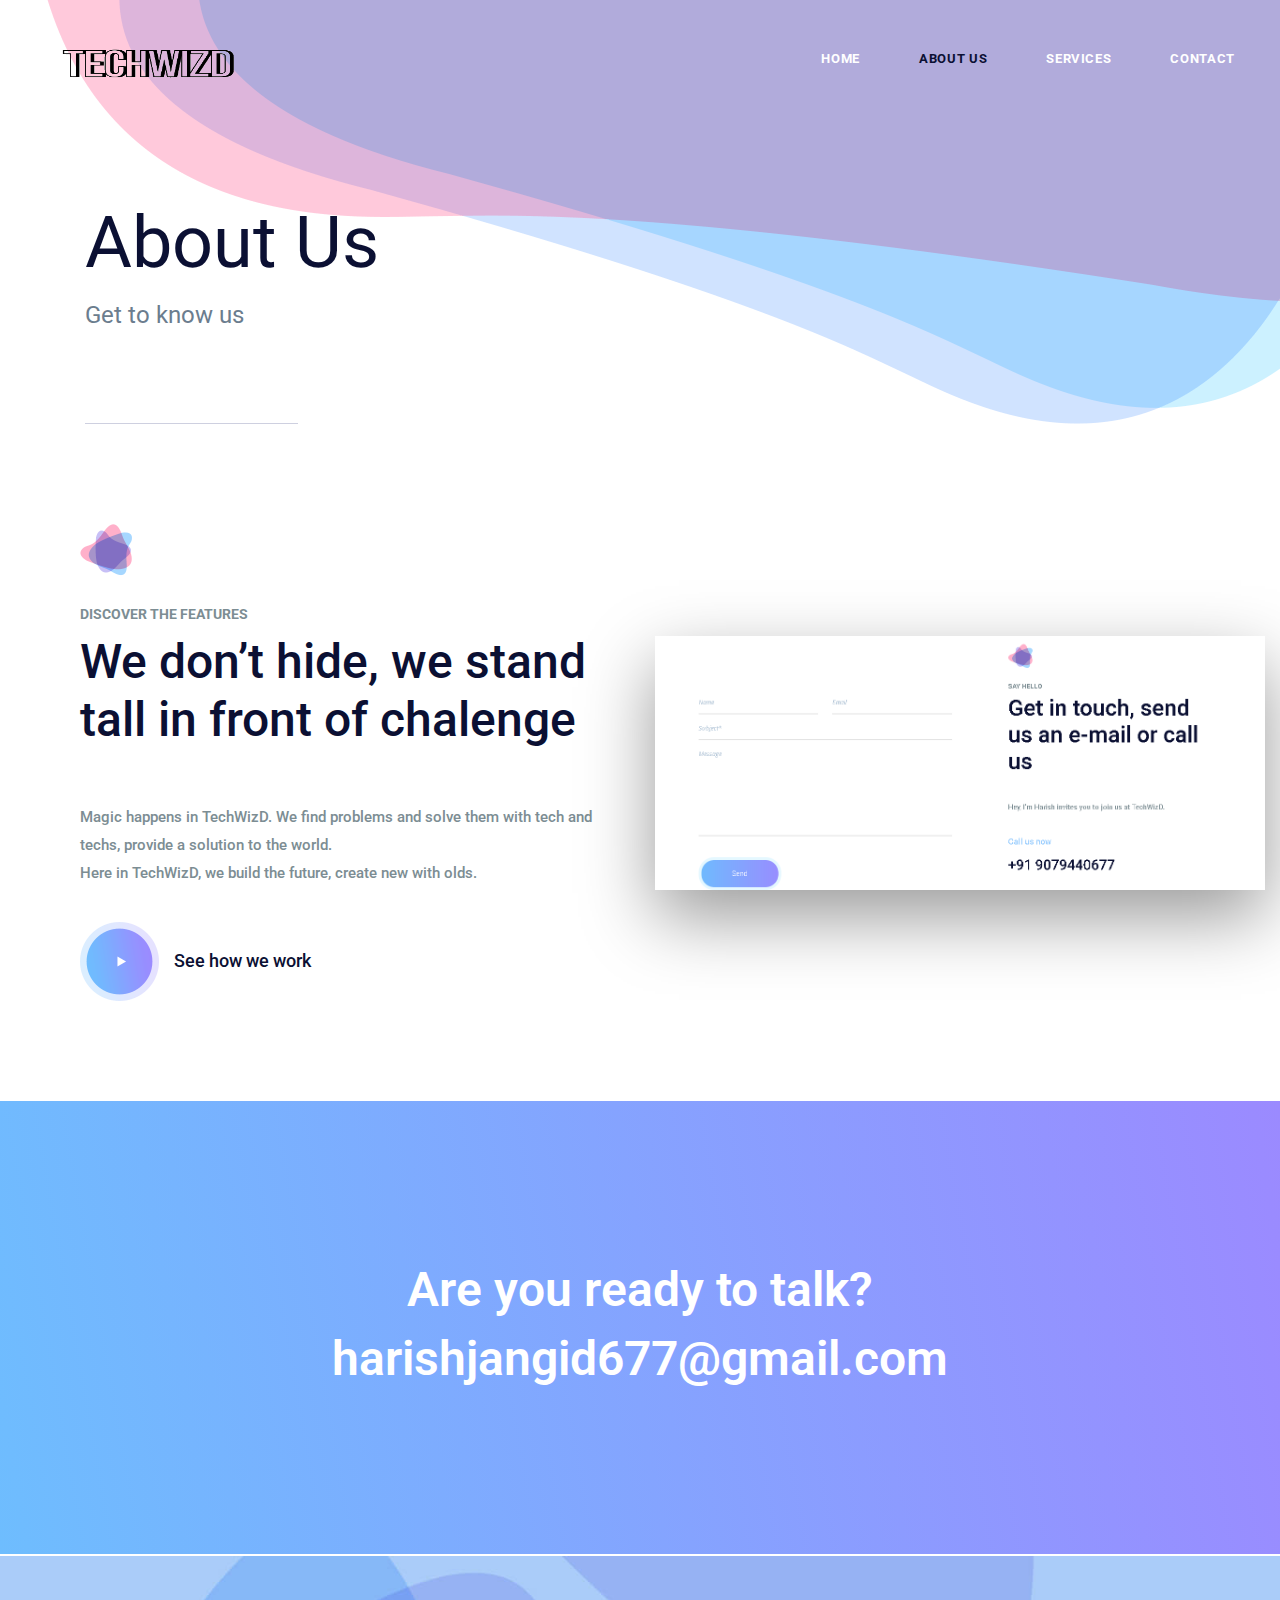
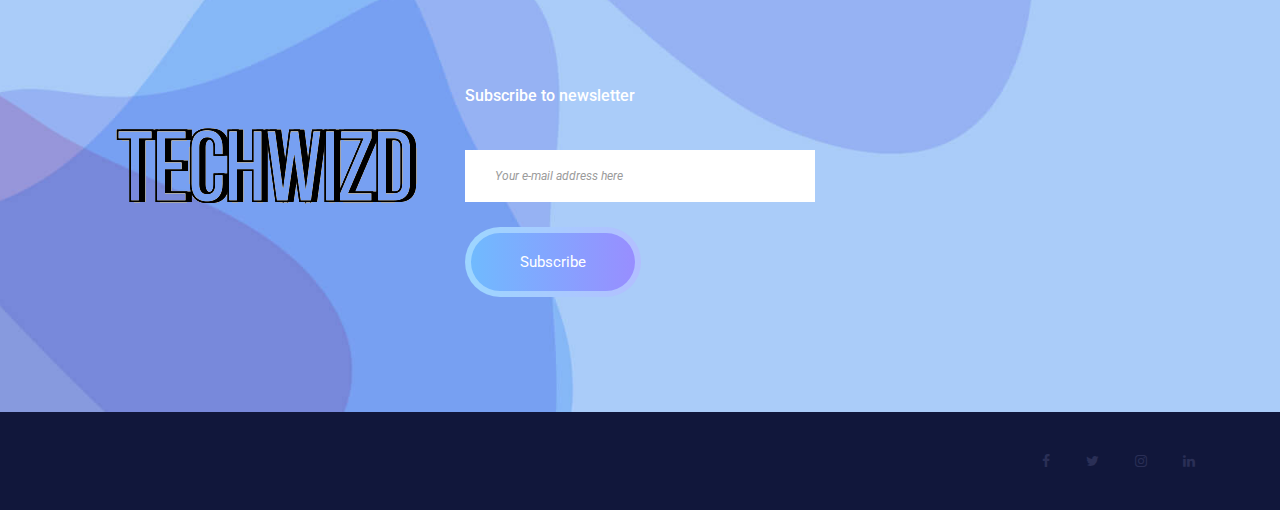
<file: about-us.html>
<!DOCTYPE html>
<html lang="en">
    <head>
        <meta charset="utf-8">
        <meta http-equiv="X-UA-Compatible" content="IE=edge">
        <meta name="viewport" content="width=device-width, initial-scale=1">
        
        <link rel="icon" href="img/fav-icon.png" type="image/x-icon" />
        <!-- The above 3 meta tags *must* come first in the head; any other head content must come *after* these tags -->
        <title>TechWizD</title>

        <!-- Icon css link -->
        <link href="css/font-awesome.min.css" rel="stylesheet">
        <!-- Bootstrap -->
        <link href="css/bootstrap.min.css" rel="stylesheet">
        
        <!-- Rev slider css -->
        <link href="vendors/revolution/css/settings.css" rel="stylesheet">
        <link href="vendors/revolution/css/layers.css" rel="stylesheet">
        <link href="vendors/revolution/css/navigation.css" rel="stylesheet">
        
        <!-- Extra plugin css -->
        <link href="vendors/owl-carousel/owl.carousel.min.css" rel="stylesheet">
        <link href="vendors/magnify-popup/magnific-popup.css" rel="stylesheet">
        
        <link href="css/style.css" rel="stylesheet">
        <link href="css/responsive.css" rel="stylesheet">

        <!-- HTML5 shim and Respond.js for IE8 support of HTML5 elements and media queries -->
        <!-- WARNING: Respond.js doesn't work if you view the page via file:// -->
        <!--[if lt IE 9]>
        <script src="https://oss.maxcdn.com/html5shiv/3.7.3/html5shiv.min.js"></script>
        <script src="https://oss.maxcdn.com/respond/1.4.2/respond.min.js"></script>
        <![endif]-->
    </head>
    <body>
        
        <!--================Header Menu Area =================-->
        <header class="main_menu_area">
            <nav class="navbar navbar-expand-lg navbar-light bg-light">
                <a class="navbar-brand" href="#"><img src="img/logo.png" alt="" height="50px" width="200px"></a>
                <button class="navbar-toggler" type="button" data-toggle="collapse" data-target="#navbarSupportedContent" aria-controls="navbarSupportedContent" aria-expanded="false" aria-label="Toggle navigation">
                    <span></span>
                    <span></span>
                    <span></span>
                </button>

                <div class="collapse navbar-collapse" id="navbarSupportedContent">
                    <ul class="navbar-nav">
                        <li class="nav-item"><a class="nav-link" href="index.html">Home</a></li>
                        <li class="nav-item active"><a class="nav-link" href="about-us.html">About Us</a></li>
                        <li class="nav-item"><a class="nav-link" href="service.html">Services</a></li>
                        <li class="nav-item"><a class="nav-link" href="contact.html">Contact</a></li>
                    </ul>
                </div>
            </nav>
        </header>
        <!--================End Header Menu Area =================-->
        
        <!--================Banner Area =================-->
        <section class="banner_area">
            <div class="container">
                <div class="banner_inner_text">
                    <h2>About Us</h2>
                    <p>Get to know us</p>
                </div>
            </div>
        </section>
        <!--================End Banner Area =================-->
        
        <!--================Challange Area =================-->
        <section class="challange_area p_100">
            <div class="container-fluid">
                <div class="row">
                    <div class="col-lg-6">
                        <div class="challange_text_inner">
                            <div class="l_title">
                                <img src="img/icon/title-icon.png" alt="">
                                <h6>Discover the features</h6>
                                <h2>We don’t hide, we stand tall in front of chalenge</h2>
                            </div>
                            <p>Magic happens in TechWizD. We find problems and solve them with tech and techs, provide a solution to the world.
                                   <br/> Here in TechWizD, we build the future,  create new with olds.</p>
                            <div class="c_video">
                                <a class="popup-youtube" href=""><img src="img/icon/video-icon.png" alt="">See how we work </a>
                            </div>
                        </div>
                    </div>
                    <div class="col-lg-6 challange_img">
                        <div class="challange_img_inner">
                            <img class="img-fluid" src="img/popup-photo.jpg" alt="">
                        </div>
                    </div>
                </div>
            </div>
        </section>
        <!--================End Challange Area =================-->
        
        
        <section class="talk_area">
            <div class="container">
                <div class="talk_text">
                    <h4>Are you ready to talk?</h4>
                    <a href="mailto:harishjangid677@gmail.com">harishjangid677@gmail.com</a>
                </div>
            </div>
        </section>
        <!--================End We Are Company Area =================-->
        
         <!--================Footer Area =================-->
         <footer class="footr_area">
                <div class="footer_widget_area">
                    <div class="container">
                        <div class="row footer_widget_inner">
                            <div class="col-lg-4 col-sm-6">
                                <aside class="f_widget f_about_widget">
                                    <img src="img/logo.png" alt="">
                                 </aside>
                            </div>
                            
                            <div class="col-lg-4 col-sm-6">
                                <aside class="f_widget f_subs_widget">
                                    <div class="f_title">
                                        <h3>Subscribe to newsletter</h3>
                                    </div>
                                    <div class="input-group">
                                        <form name="contact" netlify>
                                            <input type="text" class="form-control" placeholder="Your e-mail address here" aria-label="Your e-mail address here">
                                            <span class="input-group-btn">
                                                <button class="btn btn-secondary submit_btn" type="button">Subscribe</button>
                                            </span>
                                        </form>
                                    </div>
                                </aside>
                            </div>
                        </div>
                    </div>
                </div>
                <div class="footer_copyright">
                    <div class="container">
                
                        <div class="float-sm-right">
                            <ul>
                                
                                <li><a href="https://www.facebook.com/harish154"><i class="fa fa-facebook"></i></a></li>
                                <li><a href="https://twitter.com/Harishjangid098"><i class="fa fa-twitter"></i></a></li>
                                <li><a href="https://www.instagram.com/jangid_ji/"><i class="fa fa-instagram"></i></a></li>
                                
                                <li><a href="https://linkedin.com/in/harish-kumar-j-42211a13a/"><i class="fa fa-linkedin"></i></a></li>
                            </ul>
                        </div>
                    </div>
                </div>
            </footer>
            <!--================End Footer Area =================-->
            
        
        
        
        <!-- jQuery (necessary for Bootstrap's JavaScript plugins) -->
        <script src="js/jquery-3.2.1.min.js"></script>
        <!-- Include all compiled plugins (below), or include individual files as needed -->
        <script src="js/popper.min.js"></script>
        <script src="js/bootstrap.min.js"></script>
        <!-- Rev slider js -->
        <script src="vendors/revolution/js/jquery.themepunch.tools.min.js"></script>
        <script src="vendors/revolution/js/jquery.themepunch.revolution.min.js"></script>
        <script src="vendors/revolution/js/extensions/revolution.extension.actions.min.js"></script>
        <script src="vendors/revolution/js/extensions/revolution.extension.video.min.js"></script>
        <script src="vendors/revolution/js/extensions/revolution.extension.slideanims.min.js"></script>
        <script src="vendors/revolution/js/extensions/revolution.extension.layeranimation.min.js"></script>
        <script src="vendors/revolution/js/extensions/revolution.extension.navigation.min.js"></script>
        <script src="vendors/revolution/js/extensions/revolution.extension.slideanims.min.js"></script>
        <!-- Extra plugin css -->
        <script src="vendors/counterup/jquery.waypoints.min.js"></script>
        <script src="vendors/counterup/jquery.counterup.min.js"></script> 
        <script src="vendors/counterup/apear.js"></script>
        <script src="vendors/counterup/countto.js"></script>
        <script src="vendors/owl-carousel/owl.carousel.min.js"></script>
        <script src="vendors/magnify-popup/jquery.magnific-popup.min.js"></script>
        <script src="js/smoothscroll.js"></script>
        
        <script src="js/theme.js"></script>
    </body>
</html>
</file>
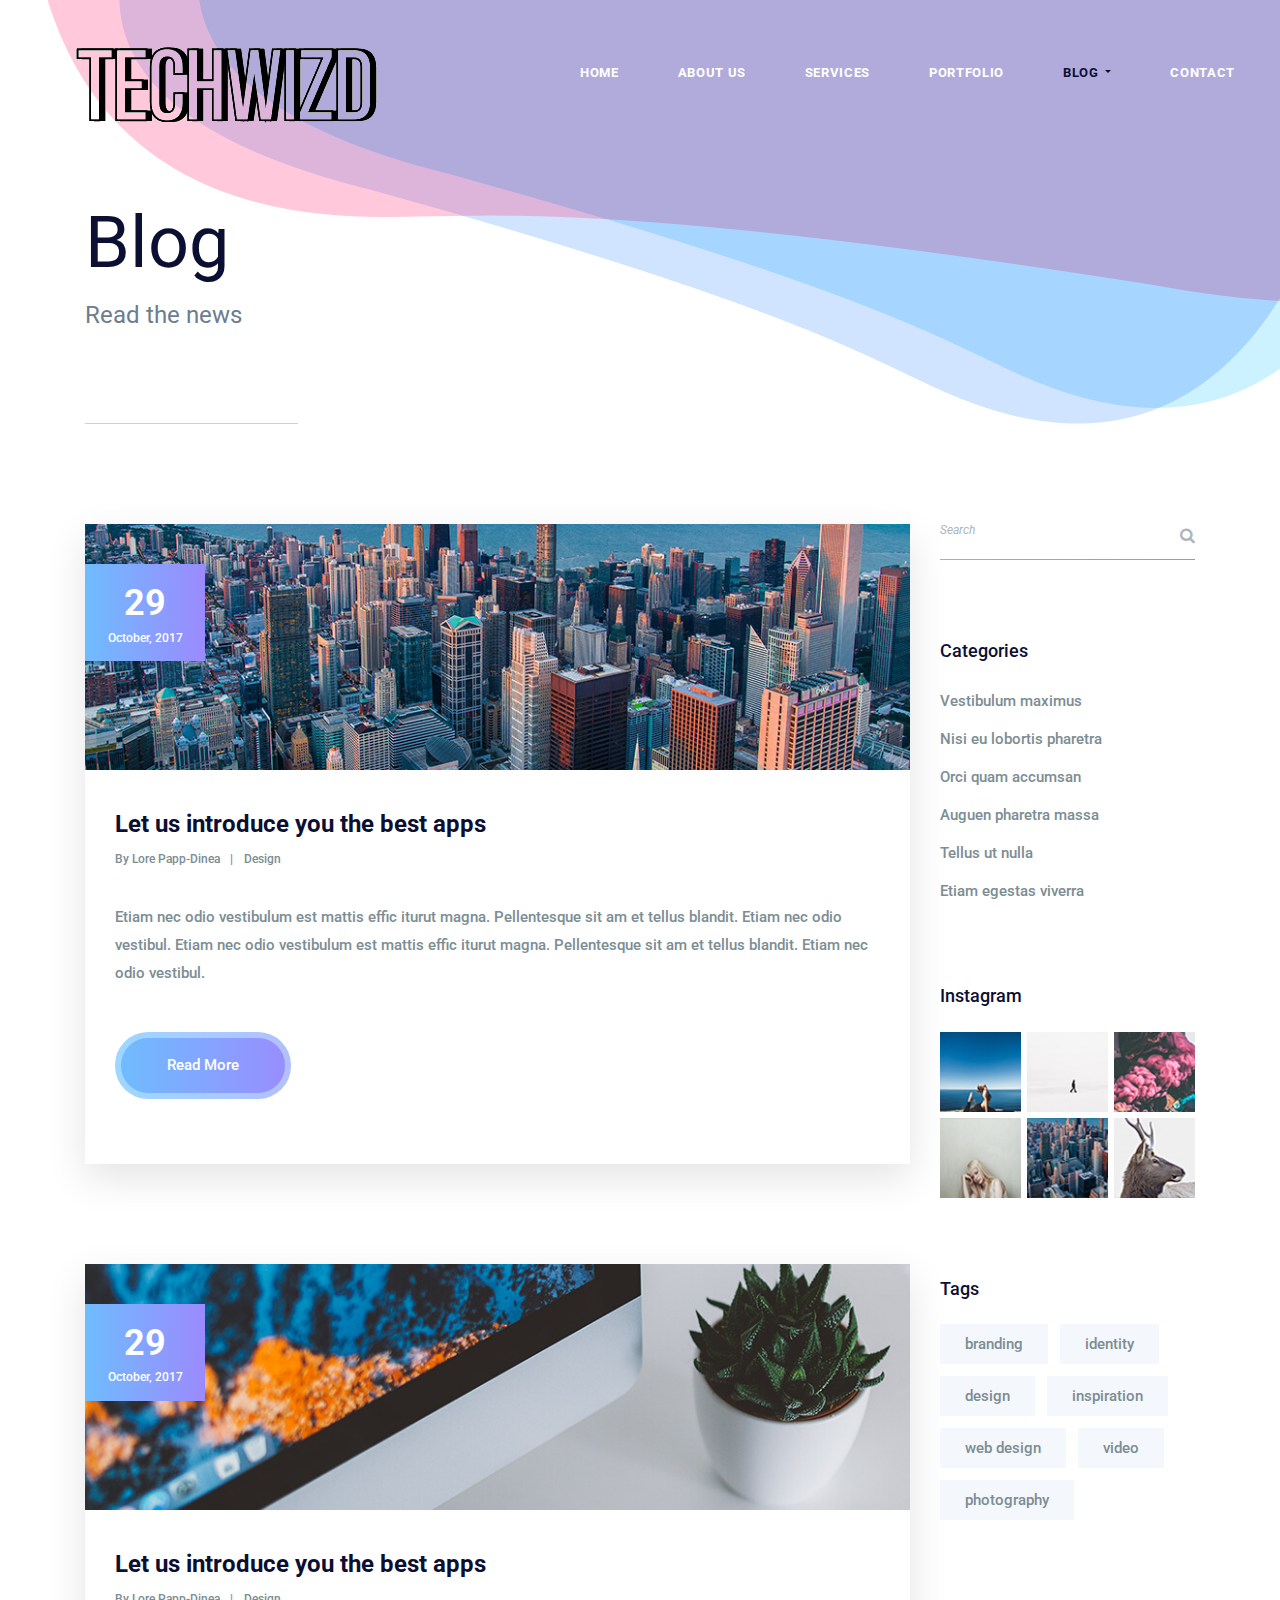
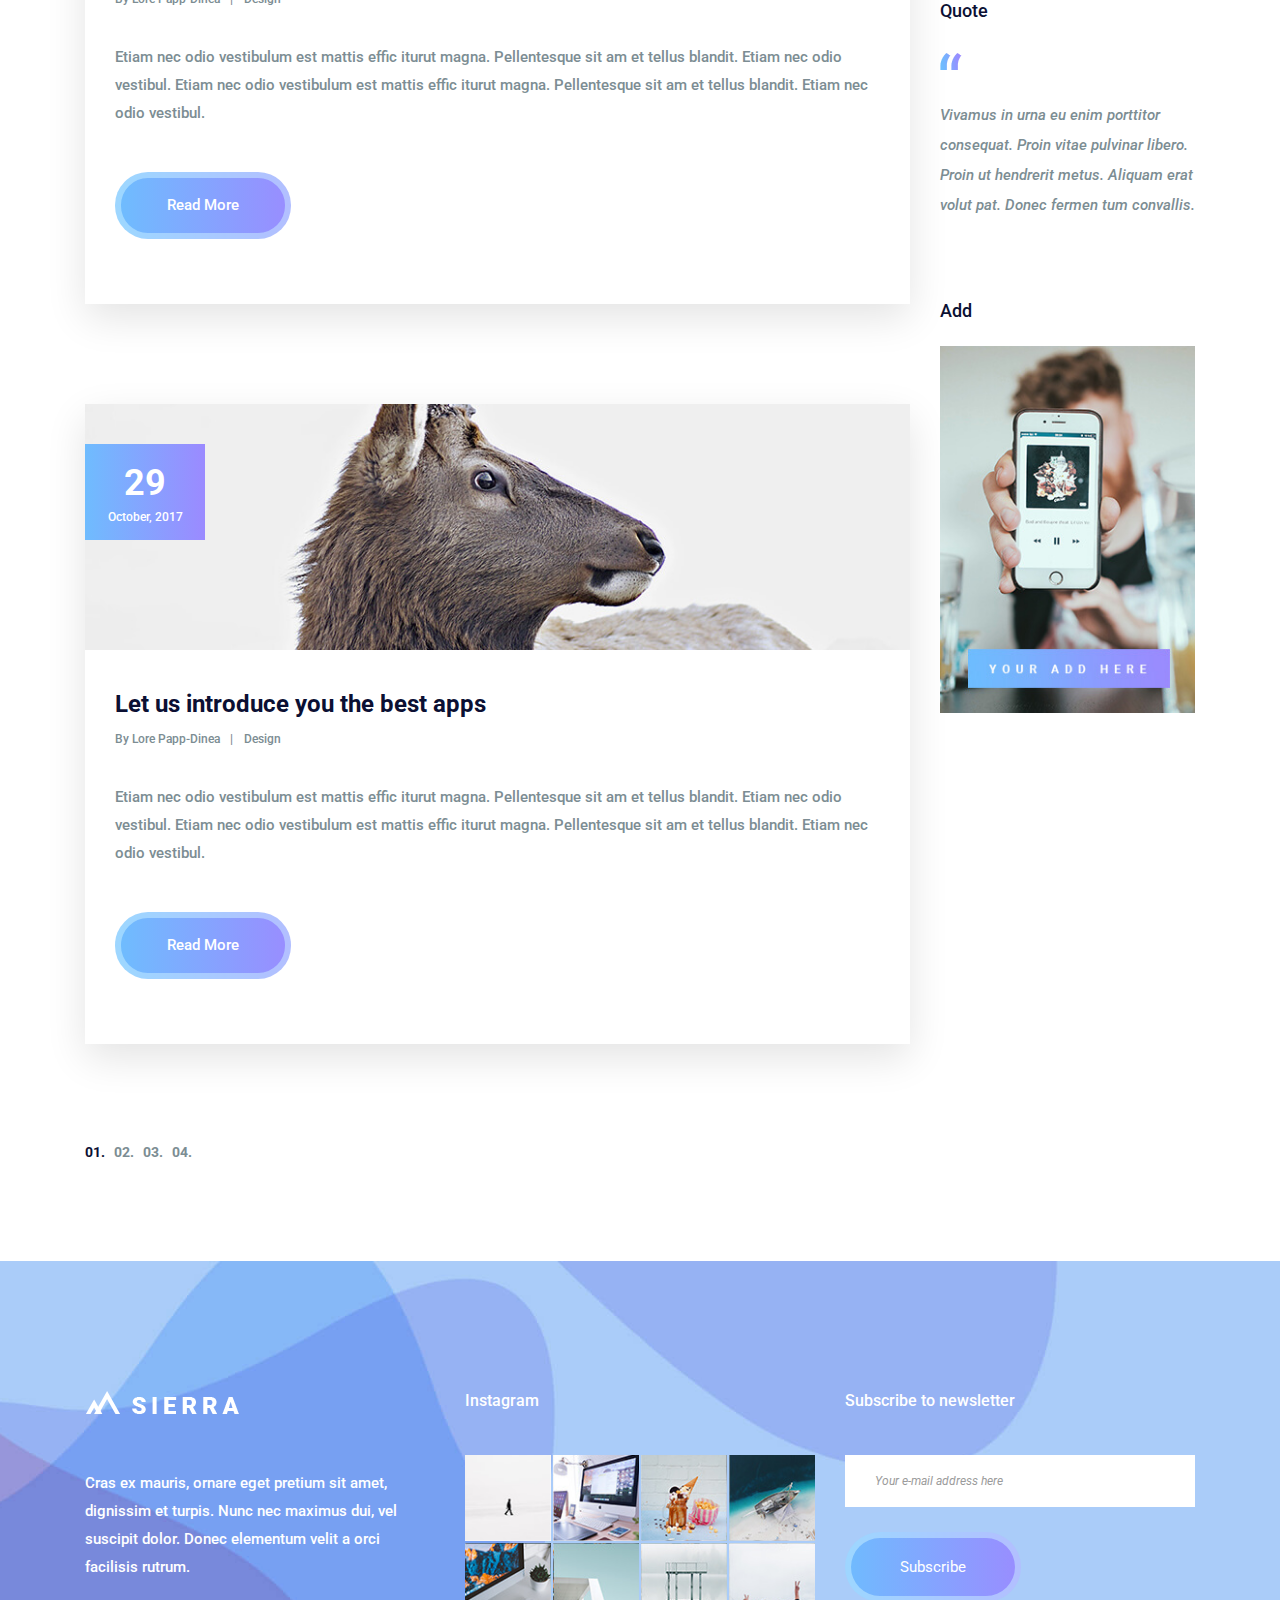
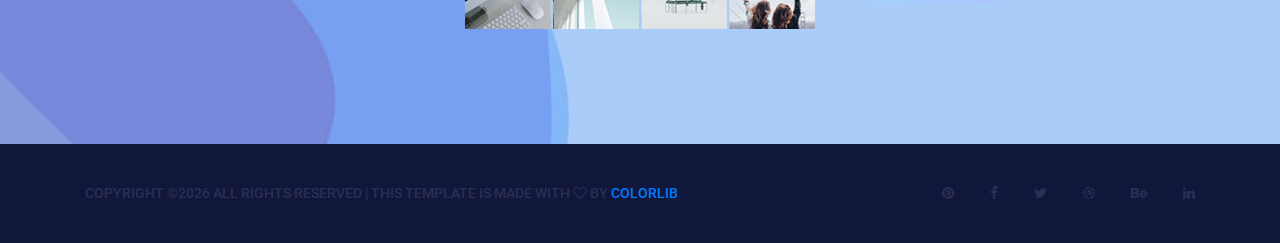
<file: blog.html>
<!DOCTYPE html>
<html lang="en">
    <head>
        <meta charset="utf-8">
        <meta http-equiv="X-UA-Compatible" content="IE=edge">
        <meta name="viewport" content="width=device-width, initial-scale=1">
        
        <link rel="icon" href="img/fav-icon.png" type="image/x-icon" />
        <!-- The above 3 meta tags *must* come first in the head; any other head content must come *after* these tags -->
        <title>Sierra</title>

        <!-- Icon css link -->
        <link href="css/font-awesome.min.css" rel="stylesheet">
        <!-- Bootstrap -->
        <link href="css/bootstrap.min.css" rel="stylesheet">
        
        <!-- Rev slider css -->
        <link href="vendors/revolution/css/settings.css" rel="stylesheet">
        <link href="vendors/revolution/css/layers.css" rel="stylesheet">
        <link href="vendors/revolution/css/navigation.css" rel="stylesheet">
        
        <!-- Extra plugin css -->
        <link href="vendors/owl-carousel/owl.carousel.min.css" rel="stylesheet">
        <link href="vendors/magnify-popup/magnific-popup.css" rel="stylesheet">
        
        
        <link href="css/style.css" rel="stylesheet">
        <link href="css/responsive.css" rel="stylesheet">

        <!-- HTML5 shim and Respond.js for IE8 support of HTML5 elements and media queries -->
        <!-- WARNING: Respond.js doesn't work if you view the page via file:// -->
        <!--[if lt IE 9]>
        <script src="https://oss.maxcdn.com/html5shiv/3.7.3/html5shiv.min.js"></script>
        <script src="https://oss.maxcdn.com/respond/1.4.2/respond.min.js"></script>
        <![endif]-->
    </head>
    <body>
        
        <!--================Header Menu Area =================-->
        <header class="main_menu_area">
            <nav class="navbar navbar-expand-lg navbar-light bg-light">
                <a class="navbar-brand" href="#"><img src="img/logo.png" alt=""></a>
                <button class="navbar-toggler" type="button" data-toggle="collapse" data-target="#navbarSupportedContent" aria-controls="navbarSupportedContent" aria-expanded="false" aria-label="Toggle navigation">
                    <span></span>
                    <span></span>
                    <span></span>
                </button>

                <div class="collapse navbar-collapse" id="navbarSupportedContent">
                    <ul class="navbar-nav">
                        <li class="nav-item"><a class="nav-link" href="index.html">Home</a></li>
                        <li class="nav-item"><a class="nav-link" href="about-us.html">About Us</a></li>
                        <li class="nav-item"><a class="nav-link" href="service.html">Services</a></li>
                        <li class="nav-item"><a class="nav-link" href="portfolio.html">Portfolio</a></li>
                        <li class="nav-item dropdown submenu active">
                            <a class="nav-link dropdown-toggle" href="#" id="navbarDropdown" role="button" data-toggle="dropdown" aria-haspopup="true" aria-expanded="false">
                            Blog
                            </a>
                            <ul class="dropdown-menu" aria-labelledby="navbarDropdown">
                                <li class="nav-item"><a class="nav-link" href="blog.html">Blog</a></li>
                                <li class="nav-item"><a class="nav-link" href="single-blog.html">Blog Details</a></li>
                                <li class="nav-item"><a class="nav-link" href="elements.html">Elements</a></li>
                            </ul>
                        </li>
                        <li class="nav-item"><a class="nav-link" href="contact.html">Contact</a></li>
                    </ul>
                </div>
            </nav>
        </header>
        <!--================End Header Menu Area =================-->
        
        <!--================Banner Area =================-->
        <section class="banner_area">
            <div class="container">
                <div class="banner_inner_text">
                    <h2>Blog</h2>
                    <p>Read the news</p>
                </div>
            </div>
        </section>
        <!--================End Banner Area =================-->
        
        <!--================Blog Main Area =================-->
        <section class="blog_main_area p_100">
            <div class="container">
                <div class="row">
                    <div class="col-lg-9">
                        <div class="blog_main_inner">
                            <div class="blog_main_item">
                                <div class="blog_img">
                                    <img class="img-fluid" src="img/blog/blog-1.jpg" alt="">
                                    <div class="blog_date">
                                        <h4>29</h4>
                                        <h5>October, 2017</h5>
                                    </div>
                                </div>
                                <div class="blog_text">
                                    <a href="#"><h4>Let us introduce you the best apps</h4></a>
                                    <div class="blog_author">
                                        <a href="#">By Lore Papp-Dinea</a>
                                        <a href="#">Design</a>
                                    </div>
                                    <p>Etiam nec odio vestibulum est mattis effic iturut magna. Pellentesque sit am et tellus blandit. Etiam nec odio vestibul. Etiam nec odio vestibulum est mattis effic iturut magna. Pellentesque sit am et tellus blandit. Etiam nec odio vestibul. </p>
                                    <a class="more_btn" href="#">Read More</a>
                                </div>
                            </div>
                            <div class="blog_main_item">
                                <div class="blog_img">
                                    <img class="img-fluid" src="img/blog/blog-2.jpg" alt="">
                                    <div class="blog_date">
                                        <h4>29</h4>
                                        <h5>October, 2017</h5>
                                    </div>
                                </div>
                                <div class="blog_text">
                                    <a href="#"><h4>Let us introduce you the best apps</h4></a>
                                    <div class="blog_author">
                                        <a href="#">By Lore Papp-Dinea</a>
                                        <a href="#">Design</a>
                                    </div>
                                    <p>Etiam nec odio vestibulum est mattis effic iturut magna. Pellentesque sit am et tellus blandit. Etiam nec odio vestibul. Etiam nec odio vestibulum est mattis effic iturut magna. Pellentesque sit am et tellus blandit. Etiam nec odio vestibul. </p>
                                    <a class="more_btn" href="#">Read More</a>
                                </div>
                            </div>
                            <div class="blog_main_item">
                                <div class="blog_img">
                                    <img class="img-fluid" src="img/blog/blog-3.jpg" alt="">
                                    <div class="blog_date">
                                        <h4>29</h4>
                                        <h5>October, 2017</h5>
                                    </div>
                                </div>
                                <div class="blog_text">
                                    <a href="#"><h4>Let us introduce you the best apps</h4></a>
                                    <div class="blog_author">
                                        <a href="#">By Lore Papp-Dinea</a>
                                        <a href="#">Design</a>
                                    </div>
                                    <p>Etiam nec odio vestibulum est mattis effic iturut magna. Pellentesque sit am et tellus blandit. Etiam nec odio vestibul. Etiam nec odio vestibulum est mattis effic iturut magna. Pellentesque sit am et tellus blandit. Etiam nec odio vestibul. </p>
                                    <a class="more_btn" href="#">Read More</a>
                                </div>
                            </div>
                        </div>
                    </div>
                    <div class="col-lg-3">
                        <div class="blog_right_sidebar">
                            <aside class="r_widget search_widget">
                                <div class="input-group">
                                    <input type="text" class="form-control" placeholder="Search" aria-label="Search">
                                    <span class="input-group-btn">
                                        <button class="btn btn-secondary" type="button"><i class="fa fa-search"></i></button>
                                    </span>
                                </div>
                            </aside>
                            <aside class="r_widget categories_widget">
                                <div class="r_w_title">
                                    <h3>Categories</h3>
                                </div>
                                <ul>
                                    <li><a href="#">Vestibulum maximus</a></li>
                                    <li><a href="#">Nisi eu lobortis pharetra</a></li>
                                    <li><a href="#">Orci quam accumsan</a></li>
                                    <li><a href="#">Auguen pharetra massa</a></li>
                                    <li><a href="#">Tellus ut nulla</a></li>
                                    <li><a href="#"> Etiam egestas viverra </a></li>
                                </ul>
                            </aside>
                            <aside class="r_widget insta_widget">
                                <div class="r_w_title">
                                    <h3>Instagram</h3>
                                </div>
                                <ul>
                                    <li><a href="https://www.instagram.com/?hl=en">
                                        <img class="img-fluid" src="img/instagram/right-instagram/r-in-1.jpg" alt="">
                                    </a></li>
                                    <li><a href="https://www.instagram.com/?hl=en">
                                        <img class="img-fluid" src="img/instagram/right-instagram/r-in-2.jpg" alt="">
                                    </a></li>
                                    <li><a href="https://www.instagram.com/?hl=en">
                                        <img class="img-fluid" src="img/instagram/right-instagram/r-in-3.jpg" alt="">
                                    </a></li>
                                    <li><a href="https://www.instagram.com/?hl=en">
                                        <img class="img-fluid" src="img/instagram/right-instagram/r-in-4.jpg" alt="">
                                    </a></li>
                                    <li><a href="https://www.instagram.com/?hl=en">
                                        <img class="img-fluid" src="img/instagram/right-instagram/r-in-5.jpg" alt="">
                                    </a></li>
                                    <li><a href="https://www.instagram.com/?hl=en">
                                        <img class="img-fluid" src="img/instagram/right-instagram/r-in-6.jpg" alt="">
                                    </a></li>
                                </ul>
                            </aside>
                            <aside class="r_widget tag_widget">
                                <div class="r_w_title">
                                    <h3>Tags</h3>
                                </div>
                                <ul>
                                    <li><a href="#">branding</a></li>
                                    <li><a href="#">identity</a></li>
                                    <li><a href="#">design</a></li>
                                    <li><a href="#">inspiration</a></li>
                                    <li><a href="#">web design</a></li>
                                    <li><a href="#">video</a></li>
                                    <li><a href="#">photography</a></li>
                                </ul>
                            </aside>
                            <aside class="r_widget quote_widget">
                                <div class="r_w_title">
                                    <h3>Quote</h3>
                                </div>
                                <img src="img/icon/quote-icon.png" alt="">
                                <p>Vivamus in urna eu enim porttitor consequat. Proin vitae pulvinar libero. Proin ut hendrerit metus. Aliquam erat volut pat. Donec fermen tum convallis.</p>
                            </aside>
                            <aside class="r_widget add_widget">
                                <div class="r_w_title">
                                    <h3>Add</h3>
                                </div>
                                <img class="img-fluid" src="img/add.jpg" alt="">
                            </aside>
                        </div>
                    </div>
                </div>
                <nav aria-label="Page navigation example" class="pagination_area">
                    <ul class="pagination">
                        <li class="page-item active"><a class="page-link" href="#">01.</a></li>
                        <li class="page-item"><a class="page-link" href="#">02.</a></li>
                        <li class="page-item"><a class="page-link" href="#">03.</a></li>
                        <li class="page-item"><a class="page-link" href="#">04.</a></li>
                    </ul>
                </nav>
            </div>
        </section>
        <!--================End Blog Main Area =================-->
        
        <!--================Footer Area =================-->
        <footer class="footr_area">
            <div class="footer_widget_area">
                <div class="container">
                    <div class="row footer_widget_inner">
                        <div class="col-lg-4 col-sm-6">
                            <aside class="f_widget f_about_widget">
                                <img src="img/footer-logo.png" alt="">
                                <p>Cras ex mauris, ornare eget pretium sit amet, dignissim et turpis. Nunc nec maximus dui, vel suscipit dolor. Donec elementum velit a orci facilisis rutrum.</p>
                            </aside>
                        </div>
                        <div class="col-lg-4 col-sm-6">
                            <aside class="f_widget f_insta_widget">
                                <div class="f_title">
                                    <h3>Instagram</h3>
                                </div>
                                <ul>
                                    <li><a href="#"><img src="img/instagram/ins-1.jpg" alt=""></a></li>
                                    <li><a href="#"><img src="img/instagram/ins-2.jpg" alt=""></a></li>
                                    <li><a href="#"><img src="img/instagram/ins-3.jpg" alt=""></a></li>
                                    <li><a href="#"><img src="img/instagram/ins-4.jpg" alt=""></a></li>
                                    <li><a href="#"><img src="img/instagram/ins-5.jpg" alt=""></a></li>
                                    <li><a href="#"><img src="img/instagram/ins-6.jpg" alt=""></a></li>
                                    <li><a href="#"><img src="img/instagram/ins-7.jpg" alt=""></a></li>
                                    <li><a href="#"><img src="img/instagram/ins-8.jpg" alt=""></a></li>
                                </ul>
                            </aside>
                        </div>
                        <div class="col-lg-4 col-sm-6">
                            <aside class="f_widget f_subs_widget">
                                <div class="f_title">
                                    <h3>Subscribe to newsletter</h3>
                                </div>
                                <div class="input-group">
                                    <input type="text" class="form-control" placeholder="Your e-mail address here" aria-label="Your e-mail address here">
                                    <span class="input-group-btn">
                                        <button class="btn btn-secondary submit_btn" type="button">Subscribe</button>
                                    </span>
                                </div>
                            </aside>
                        </div>
                    </div>
                </div>
            </div>
            <div class="footer_copyright">
                <div class="container">
                    <div class="float-sm-left">
                        <h5><!-- Link back to Colorlib can't be removed. Template is licensed under CC BY 3.0. -->
Copyright &copy;<script>document.write(new Date().getFullYear());</script> All rights reserved | This template is made with <i class="fa fa-heart-o" aria-hidden="true"></i> by <a href="https://colorlib.com" target="_blank">Colorlib</a>
<!-- Link back to Colorlib can't be removed. Template is licensed under CC BY 3.0. --></h5>
                    </div>
                    <div class="float-sm-right">
                        <ul>
                            <li><a href="#"><i class="fa fa-pinterest"></i></a></li>
                            <li><a href="#"><i class="fa fa-facebook"></i></a></li>
                            <li><a href="#"><i class="fa fa-twitter"></i></a></li>
                            <li><a href="#"><i class="fa fa-dribbble"></i></a></li>
                            <li><a href="#"><i class="fa fa-behance"></i></a></li>
                            <li><a href="#"><i class="fa fa-linkedin"></i></a></li>
                        </ul>
                    </div>
                </div>
            </div>
        </footer>
        <!--================End Footer Area =================-->
        
        
        
        
        <!-- jQuery (necessary for Bootstrap's JavaScript plugins) -->
        <script src="js/jquery-3.2.1.min.js"></script>
        <!-- Include all compiled plugins (below), or include individual files as needed -->
        <script src="js/popper.min.js"></script>
        <script src="js/bootstrap.min.js"></script>
        <!-- Rev slider js -->
        <script src="vendors/revolution/js/jquery.themepunch.tools.min.js"></script>
        <script src="vendors/revolution/js/jquery.themepunch.revolution.min.js"></script>
        <script src="vendors/revolution/js/extensions/revolution.extension.actions.min.js"></script>
        <script src="vendors/revolution/js/extensions/revolution.extension.video.min.js"></script>
        <script src="vendors/revolution/js/extensions/revolution.extension.slideanims.min.js"></script>
        <script src="vendors/revolution/js/extensions/revolution.extension.layeranimation.min.js"></script>
        <script src="vendors/revolution/js/extensions/revolution.extension.navigation.min.js"></script>
        <script src="vendors/revolution/js/extensions/revolution.extension.slideanims.min.js"></script>
        <!-- Extra plugin css -->
        <script src="vendors/counterup/jquery.waypoints.min.js"></script>
        <script src="vendors/counterup/jquery.counterup.min.js"></script> 
        <script src="vendors/counterup/apear.js"></script>
        <script src="vendors/counterup/countto.js"></script>
        <script src="vendors/owl-carousel/owl.carousel.min.js"></script>
        <script src="vendors/magnify-popup/jquery.magnific-popup.min.js"></script>
        <script src="js/smoothscroll.js"></script>
        <script src="vendors/circle-bar/circle-progress.min.js"></script>
        <script src="vendors/circle-bar/plugins.js"></script>
        <script src="vendors/isotope/imagesloaded.pkgd.min.js"></script>
        <script src="vendors/isotope/isotope.pkgd.min.js"></script>
        
        <script src="js/circle-active.js"></script>
        <script src="js/theme.js"></script>
    </body>
</html>
</file>
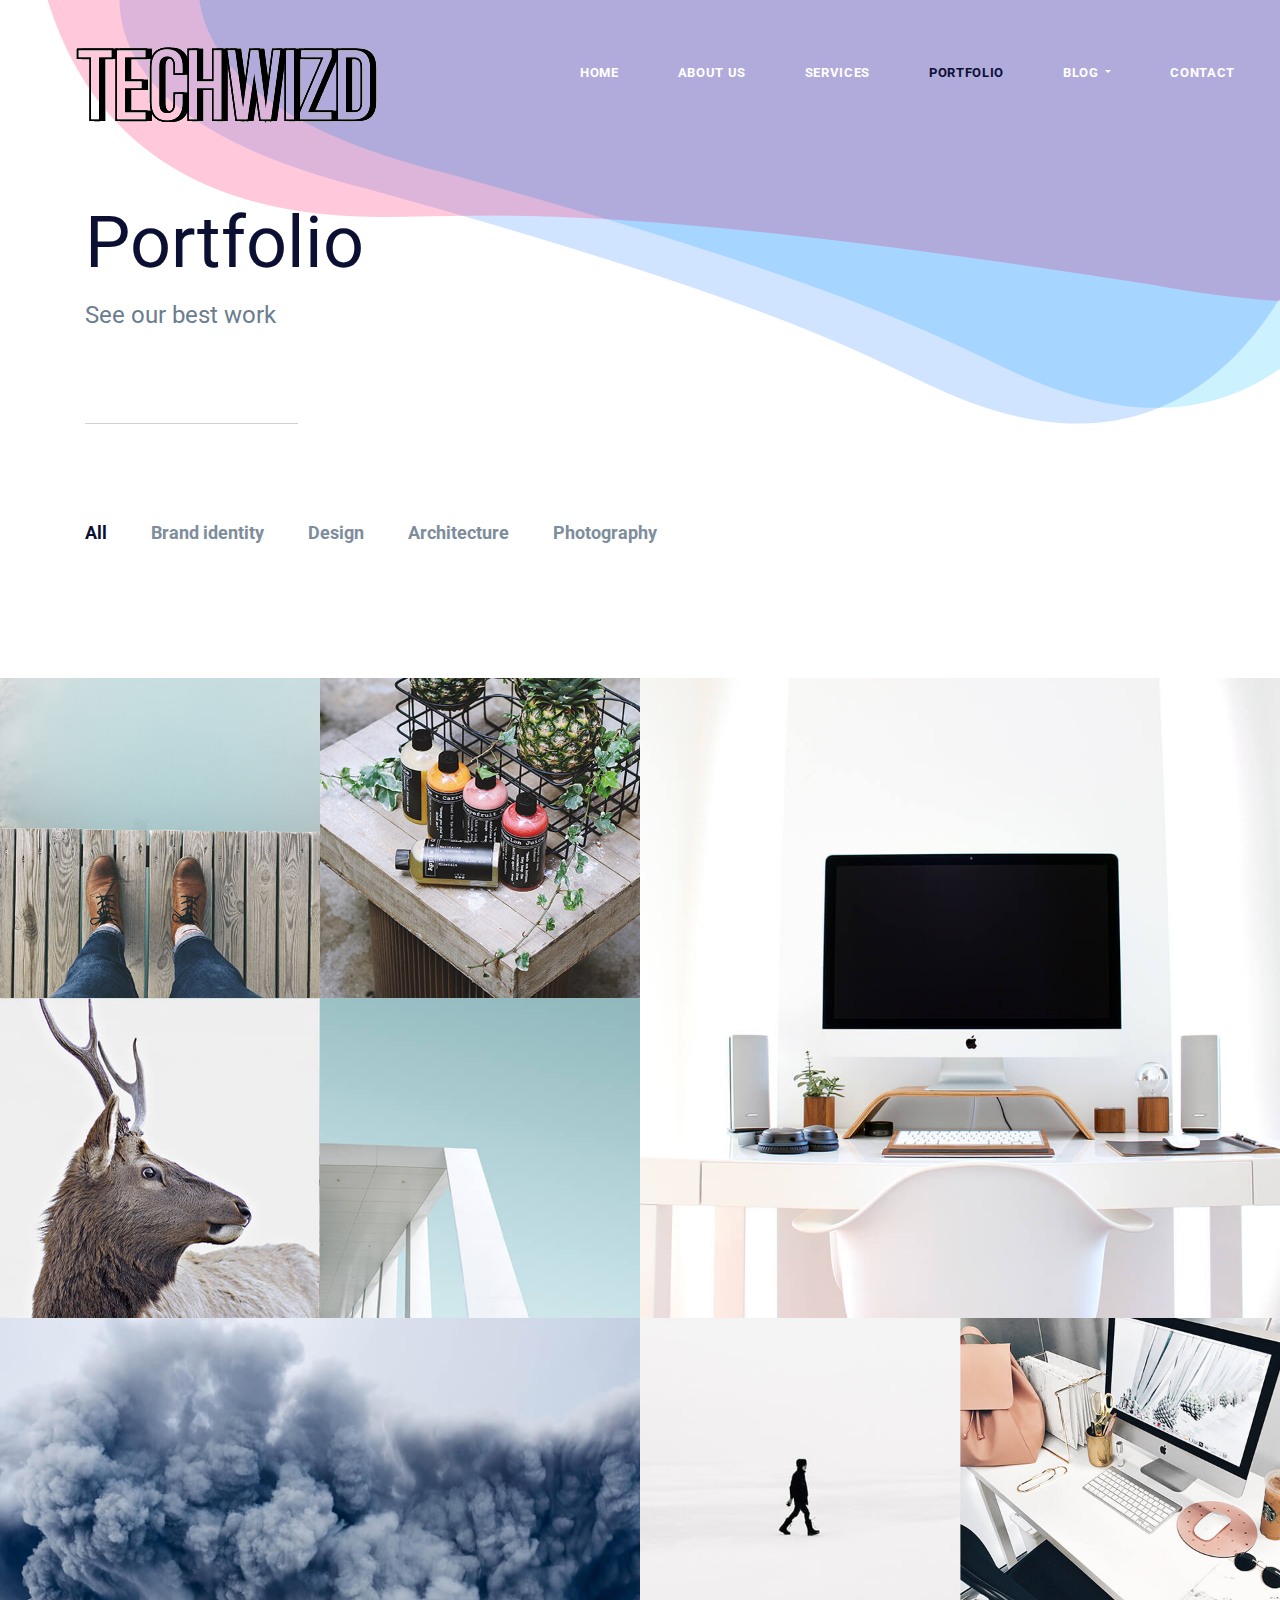
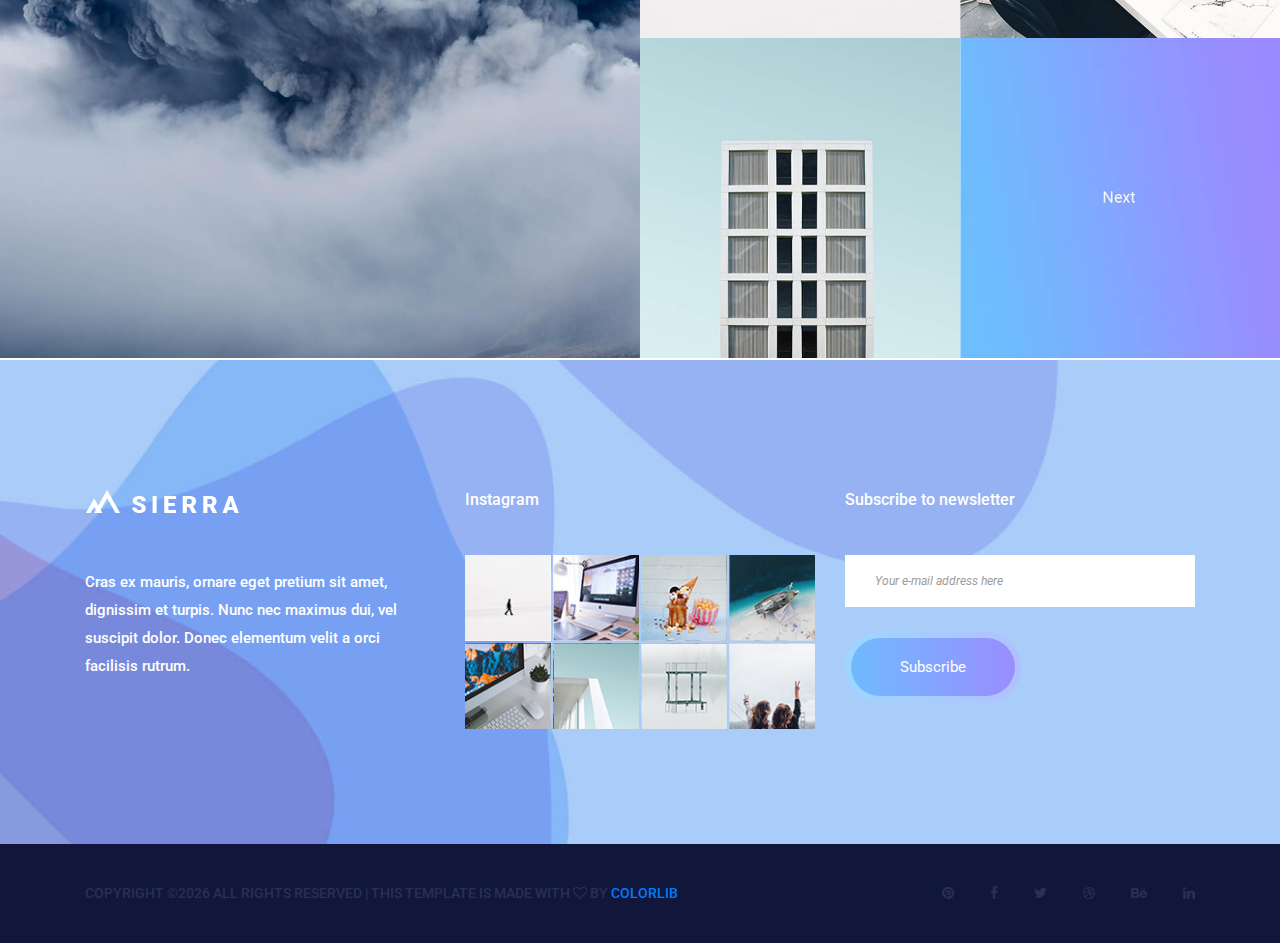
<file: portfolio.html>
<!DOCTYPE html>
<html lang="en">
    <head>
        <meta charset="utf-8">
        <meta http-equiv="X-UA-Compatible" content="IE=edge">
        <meta name="viewport" content="width=device-width, initial-scale=1">
        
        <link rel="icon" href="img/fav-icon.png" type="image/x-icon" />
        <!-- The above 3 meta tags *must* come first in the head; any other head content must come *after* these tags -->
        <title>Sierra</title>

        <!-- Icon css link -->
        <link href="css/font-awesome.min.css" rel="stylesheet">
        <!-- Bootstrap -->
        <link href="css/bootstrap.min.css" rel="stylesheet">
        
        <!-- Rev slider css -->
        <link href="vendors/revolution/css/settings.css" rel="stylesheet">
        <link href="vendors/revolution/css/layers.css" rel="stylesheet">
        <link href="vendors/revolution/css/navigation.css" rel="stylesheet">
        
        <!-- Extra plugin css -->
        <link href="vendors/owl-carousel/owl.carousel.min.css" rel="stylesheet">
        <link href="vendors/magnify-popup/magnific-popup.css" rel="stylesheet">
        
        
        <link href="css/style.css" rel="stylesheet">
        <link href="css/responsive.css" rel="stylesheet">

        <!-- HTML5 shim and Respond.js for IE8 support of HTML5 elements and media queries -->
        <!-- WARNING: Respond.js doesn't work if you view the page via file:// -->
        <!--[if lt IE 9]>
        <script src="https://oss.maxcdn.com/html5shiv/3.7.3/html5shiv.min.js"></script>
        <script src="https://oss.maxcdn.com/respond/1.4.2/respond.min.js"></script>
        <![endif]-->
    </head>
    <body>
        
        <!--================Header Menu Area =================-->
        <header class="main_menu_area">
            <nav class="navbar navbar-expand-lg navbar-light bg-light">
                <a class="navbar-brand" href="#"><img src="img/logo.png" alt=""></a>
                <button class="navbar-toggler" type="button" data-toggle="collapse" data-target="#navbarSupportedContent" aria-controls="navbarSupportedContent" aria-expanded="false" aria-label="Toggle navigation">
                    <span></span>
                    <span></span>
                    <span></span>
                </button>

                <div class="collapse navbar-collapse" id="navbarSupportedContent">
                    <ul class="navbar-nav">
                        <li class="nav-item"><a class="nav-link" href="index.html">Home</a></li>
                        <li class="nav-item"><a class="nav-link" href="about-us.html">About Us</a></li>
                        <li class="nav-item"><a class="nav-link" href="service.html">Services</a></li>
                        <li class="nav-item active"><a class="nav-link" href="portfolio.html">Portfolio</a></li>
                        <li class="nav-item dropdown submenu">
                            <a class="nav-link dropdown-toggle" href="#" id="navbarDropdown" role="button" data-toggle="dropdown" aria-haspopup="true" aria-expanded="false">
                            Blog
                            </a>
                            <ul class="dropdown-menu" aria-labelledby="navbarDropdown">
                                <li class="nav-item"><a class="nav-link" href="blog.html">Blog</a></li>
                                <li class="nav-item"><a class="nav-link" href="single-blog.html">Blog Details</a></li>
                                <li class="nav-item"><a class="nav-link" href="elements.html">Elements</a></li>
                            </ul>
                        </li>
                        <li class="nav-item"><a class="nav-link" href="contact.html">Contact</a></li>
                    </ul>
                </div>
            </nav>
        </header>
        <!--================End Header Menu Area =================-->
        
        <!--================Banner Area =================-->
        <section class="banner_area">
            <div class="container">
                <div class="banner_inner_text">
                    <h2>Portfolio</h2>
                    <p>See our best work</p>
                </div>
            </div>
        </section>
        <!--================End Banner Area =================-->
        
        <!--================Portfolio Area =================-->
        <section class="portfolio_area">
            <div class="container">
                <div class="portfolio_filter">
                    <ul>
                        <li class="active" data-filter="*"><a href="#">All</a></li>
                        <li data-filter=".brand"><a href="#">Brand identity</a></li>
                        <li data-filter=".design"><a href="#">Design</a></li>
                        <li data-filter=".arc"><a href="#">Architecture</a></li>
                        <li data-filter=".photo"><a href="#">Photography</a></li>
                    </ul>
                </div>
            </div>
            <div class="ms_portfolio_inner">
                <div class="ms_p_item wd_25 brand arc photo">
                    <img src="img/portfolio/ms-portfolio/ms-p-1.jpg" alt="">
                </div>
                <div class="ms_p_item wd_25 brand arc photo">
                    <img src="img/portfolio/ms-portfolio/ms-p-2.jpg" alt="">
                </div>
                <div class="ms_p_item wd_50 brand">
                    <img src="img/portfolio/ms-portfolio/ms-p-3.jpg" alt="">
                </div>
                <div class="ms_p_item wd_25 brand arc photo">
                    <img src="img/portfolio/ms-portfolio/ms-p-4.jpg" alt="">
                </div>
                <div class="ms_p_item wd_25 brand arc photo">
                    <img src="img/portfolio/ms-portfolio/ms-p-5.jpg" alt="">
                </div>
                <div class="ms_p_item wd_50">
                    <img src="img/portfolio/ms-portfolio/ms-p-6.jpg" alt="">
                </div>
                <div class="ms_p_item wd_25 design arc">
                    <img src="img/portfolio/ms-portfolio/ms-p-7.jpg" alt="">
                </div>
                <div class="ms_p_item wd_25 design arc">
                    <img src="img/portfolio/ms-portfolio/ms-p-8.jpg" alt="">
                </div>
                <div class="ms_p_item wd_25 design arc">
                    <img src="img/portfolio/ms-portfolio/ms-p-9.jpg" alt="">
                </div>
                <div class="ms_p_item wd_25 design arc">
                    <img src="img/portfolio/ms-portfolio/ms-p-10.jpg" alt="">
                </div>
            </div>
        </section>
        <!--================End Portfolio Area =================-->
        
        <!--================Footer Area =================-->
        <footer class="footr_area">
            <div class="footer_widget_area">
                <div class="container">
                    <div class="row footer_widget_inner">
                        <div class="col-lg-4 col-sm-6">
                            <aside class="f_widget f_about_widget">
                                <img src="img/footer-logo.png" alt="">
                                <p>Cras ex mauris, ornare eget pretium sit amet, dignissim et turpis. Nunc nec maximus dui, vel suscipit dolor. Donec elementum velit a orci facilisis rutrum.</p>
                            </aside>
                        </div>
                        <div class="col-lg-4 col-sm-6">
                            <aside class="f_widget f_insta_widget">
                                <div class="f_title">
                                    <h3>Instagram</h3>
                                </div>
                                <ul>
                                    <li><a href="#"><img src="img/instagram/ins-1.jpg" alt=""></a></li>
                                    <li><a href="#"><img src="img/instagram/ins-2.jpg" alt=""></a></li>
                                    <li><a href="#"><img src="img/instagram/ins-3.jpg" alt=""></a></li>
                                    <li><a href="#"><img src="img/instagram/ins-4.jpg" alt=""></a></li>
                                    <li><a href="#"><img src="img/instagram/ins-5.jpg" alt=""></a></li>
                                    <li><a href="#"><img src="img/instagram/ins-6.jpg" alt=""></a></li>
                                    <li><a href="#"><img src="img/instagram/ins-7.jpg" alt=""></a></li>
                                    <li><a href="#"><img src="img/instagram/ins-8.jpg" alt=""></a></li>
                                </ul>
                            </aside>
                        </div>
                        <div class="col-lg-4 col-sm-6">
                            <aside class="f_widget f_subs_widget">
                                <div class="f_title">
                                    <h3>Subscribe to newsletter</h3>
                                </div>
                                <div class="input-group">
                                    <input type="text" class="form-control" placeholder="Your e-mail address here" aria-label="Your e-mail address here">
                                    <span class="input-group-btn">
                                        <button class="btn btn-secondary submit_btn" type="button">Subscribe</button>
                                    </span>
                                </div>
                            </aside>
                        </div>
                    </div>
                </div>
            </div>
            <div class="footer_copyright">
                <div class="container">
                    <div class="float-sm-left">
                        <h5><!-- Link back to Colorlib can't be removed. Template is licensed under CC BY 3.0. -->
Copyright &copy;<script>document.write(new Date().getFullYear());</script> All rights reserved | This template is made with <i class="fa fa-heart-o" aria-hidden="true"></i> by <a href="https://colorlib.com" target="_blank">Colorlib</a>
<!-- Link back to Colorlib can't be removed. Template is licensed under CC BY 3.0. --></h5>
                    </div>
                    <div class="float-sm-right">
                        <ul>
                            <li><a href="#"><i class="fa fa-pinterest"></i></a></li>
                            <li><a href="#"><i class="fa fa-facebook"></i></a></li>
                            <li><a href="#"><i class="fa fa-twitter"></i></a></li>
                            <li><a href="#"><i class="fa fa-dribbble"></i></a></li>
                            <li><a href="#"><i class="fa fa-behance"></i></a></li>
                            <li><a href="#"><i class="fa fa-linkedin"></i></a></li>
                        </ul>
                    </div>
                </div>
            </div>
        </footer>
        <!--================End Footer Area =================-->
        
        
        
        
        <!-- jQuery (necessary for Bootstrap's JavaScript plugins) -->
        <script src="js/jquery-3.2.1.min.js"></script>
        <!-- Include all compiled plugins (below), or include individual files as needed -->
        <script src="js/popper.min.js"></script>
        <script src="js/bootstrap.min.js"></script>
        <!-- Rev slider js -->
        <script src="vendors/revolution/js/jquery.themepunch.tools.min.js"></script>
        <script src="vendors/revolution/js/jquery.themepunch.revolution.min.js"></script>
        <script src="vendors/revolution/js/extensions/revolution.extension.actions.min.js"></script>
        <script src="vendors/revolution/js/extensions/revolution.extension.video.min.js"></script>
        <script src="vendors/revolution/js/extensions/revolution.extension.slideanims.min.js"></script>
        <script src="vendors/revolution/js/extensions/revolution.extension.layeranimation.min.js"></script>
        <script src="vendors/revolution/js/extensions/revolution.extension.navigation.min.js"></script>
        <script src="vendors/revolution/js/extensions/revolution.extension.slideanims.min.js"></script>
        <!-- Extra plugin css -->
        <script src="vendors/counterup/jquery.waypoints.min.js"></script>
        <script src="vendors/counterup/jquery.counterup.min.js"></script> 
        <script src="vendors/counterup/apear.js"></script>
        <script src="vendors/counterup/countto.js"></script>
        <script src="vendors/owl-carousel/owl.carousel.min.js"></script>
        <script src="vendors/magnify-popup/jquery.magnific-popup.min.js"></script>
        <script src="js/smoothscroll.js"></script>
        <script src="vendors/circle-bar/circle-progress.min.js"></script>
        <script src="vendors/circle-bar/plugins.js"></script>
        <script src="vendors/isotope/imagesloaded.pkgd.min.js"></script>
        <script src="vendors/isotope/isotope.pkgd.min.js"></script>
        
        <script src="js/circle-active.js"></script>
        <script src="js/theme.js"></script>
    </body>
</html>
</file>
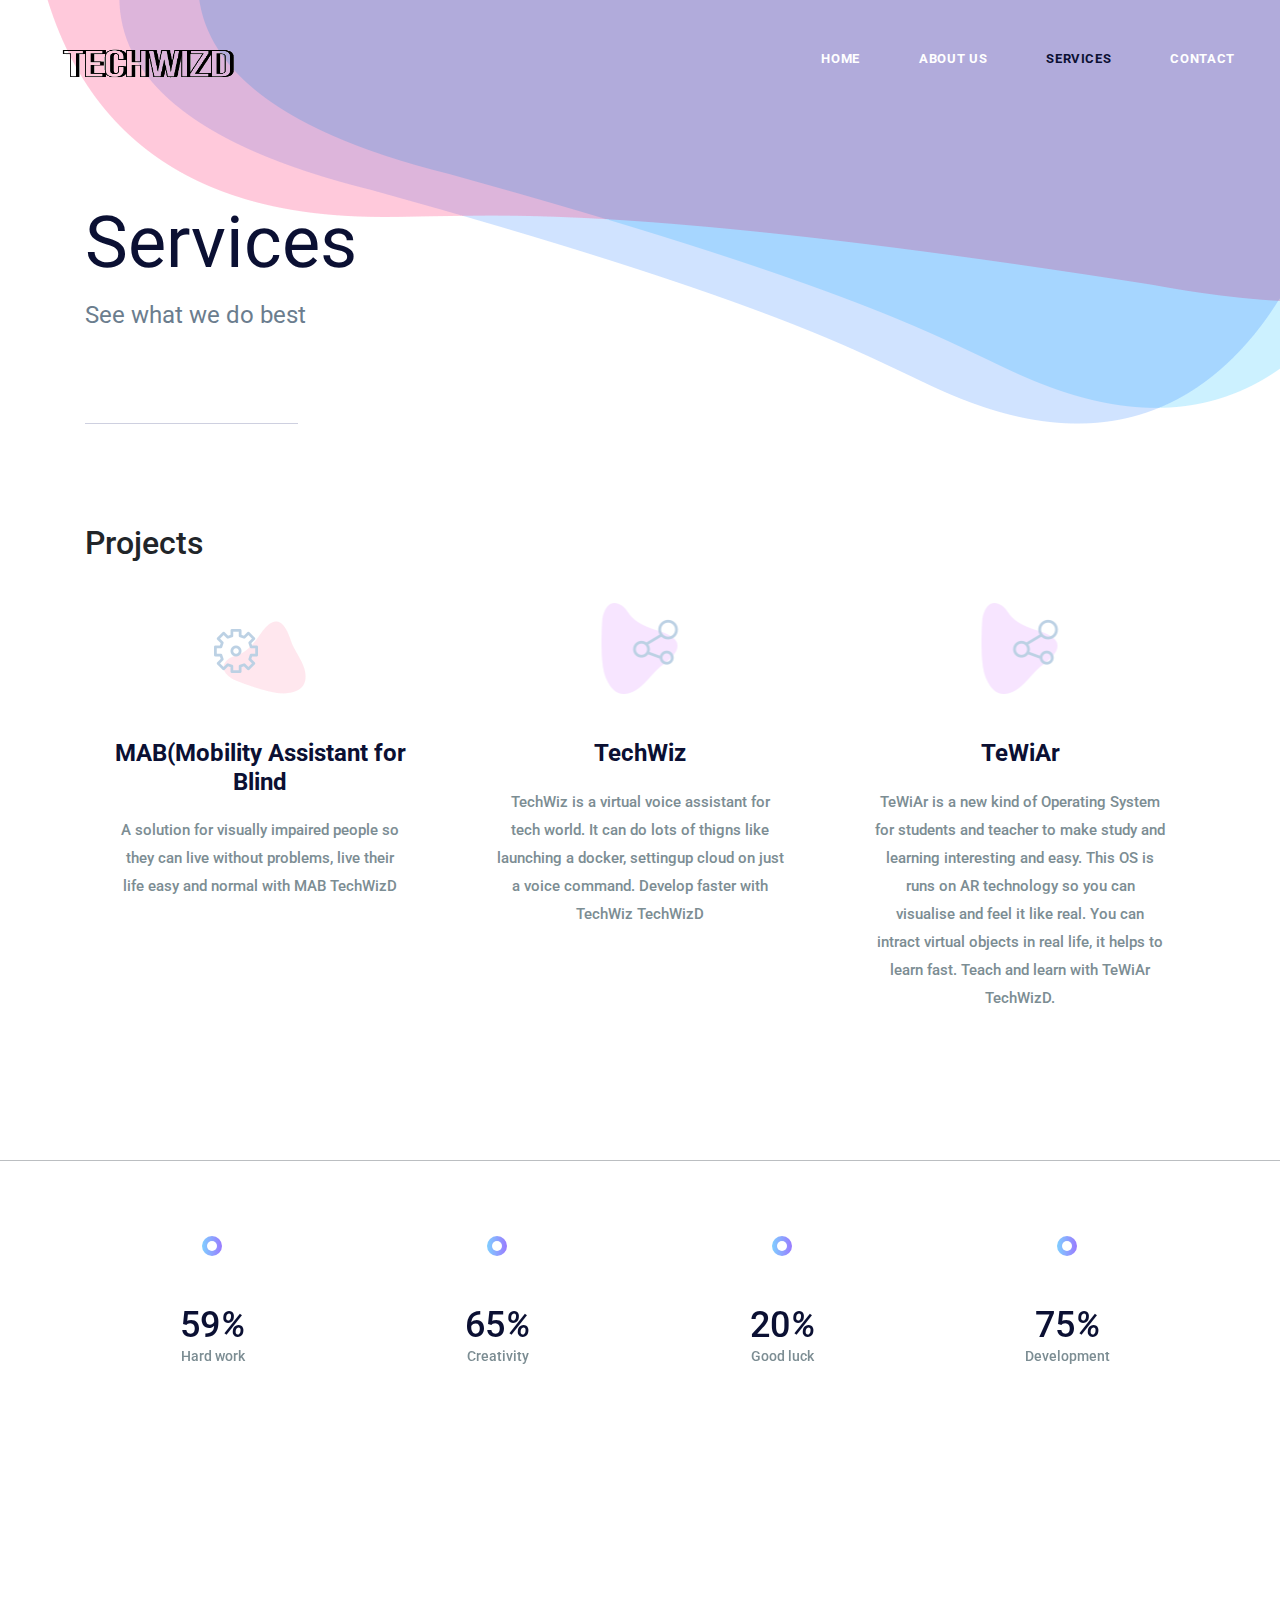
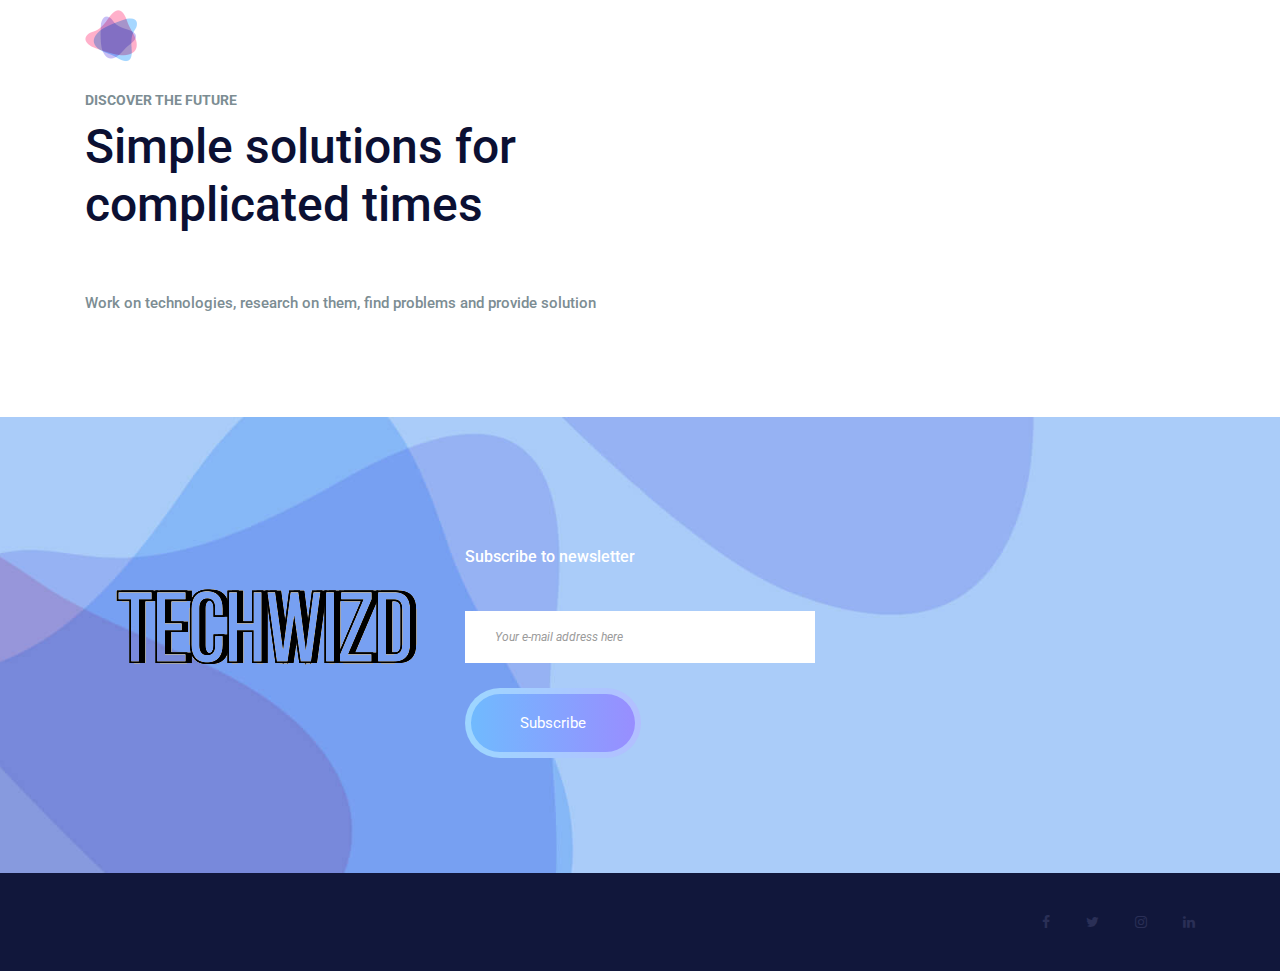
<file: service.html>
<!DOCTYPE html>
<html lang="en">
    <head>
        <meta charset="utf-8">
        <meta http-equiv="X-UA-Compatible" content="IE=edge">
        <meta name="viewport" content="width=device-width, initial-scale=1">
        
        <link rel="icon" href="img/fav-icon.png" type="image/x-icon" />
        <!-- The above 3 meta tags *must* come first in the head; any other head content must come *after* these tags -->
        <title>TechWizD</title>

        <!-- Icon css link -->
        <link href="css/font-awesome.min.css" rel="stylesheet">
        <!-- Bootstrap -->
        <link href="css/bootstrap.min.css" rel="stylesheet">
        
        <!-- Rev slider css -->
        <link href="vendors/revolution/css/settings.css" rel="stylesheet">
        <link href="vendors/revolution/css/layers.css" rel="stylesheet">
        <link href="vendors/revolution/css/navigation.css" rel="stylesheet">
        
        <!-- Extra plugin css -->
        <link href="vendors/owl-carousel/owl.carousel.min.css" rel="stylesheet">
        <link href="vendors/magnify-popup/magnific-popup.css" rel="stylesheet">
        
        
        <link href="css/style.css" rel="stylesheet">
        <link href="css/responsive.css" rel="stylesheet">

        <!-- HTML5 shim and Respond.js for IE8 support of HTML5 elements and media queries -->
        <!-- WARNING: Respond.js doesn't work if you view the page via file:// -->
        <!--[if lt IE 9]>
        <script src="https://oss.maxcdn.com/html5shiv/3.7.3/html5shiv.min.js"></script>
        <script src="https://oss.maxcdn.com/respond/1.4.2/respond.min.js"></script>
        <![endif]-->
    </head>
    <body>
        
        <!--================Header Menu Area =================-->
        <header class="main_menu_area">
            <nav class="navbar navbar-expand-lg navbar-light bg-light">
                <a class="navbar-brand" href="#"><img src="img/logo.png" alt="" height="50px" width="200px"></a>
                <button class="navbar-toggler" type="button" data-toggle="collapse" data-target="#navbarSupportedContent" aria-controls="navbarSupportedContent" aria-expanded="false" aria-label="Toggle navigation">
                    <span></span>
                    <span></span>
                    <span></span>
                </button>

                <div class="collapse navbar-collapse" id="navbarSupportedContent">
                    <ul class="navbar-nav">
                        <li class="nav-item"><a class="nav-link" href="index.html">Home</a></li>
                        <li class="nav-item"><a class="nav-link" href="about-us.html">About Us</a></li>
                        <li class="nav-item active"><a class="nav-link" href="service.html">Services</a></li>
                        
                        <li class="nav-item"><a class="nav-link" href="contact.html">Contact</a></li>
                    </ul>
                </div>
            </nav>
        </header>
        <!--================End Header Menu Area =================-->
        
        <!--================Banner Area =================-->
        <section class="banner_area">
            <div class="container">
                <div class="banner_inner_text">
                    <h2>Services</h2>
                    <p>See what we do best</p>
                </div>
            </div>
        </section>
        <!--================End Banner Area =================-->
        
        <!--================End Banner Area =================-->
        <section class="service_feature">
            <div class="container">
                <h2>Projects</h2>
                <div class="row feature_inner">
                    <div class="col-lg-4 col-sm-6">
                        <div class="feature_item">
                            <div class="f_icon">
                                <img src="img/icon/f-icon-1.png" alt="">
                            </div>
                            <h4>MAB(Mobility Assistant for Blind</h4>
                            <p>A solution for visually impaired people so they can live without problems, live their life easy and normal with MAB TechWizD</p>
                            <a class="more_btn" href="#"></a>
                        </div>
                    </div>
                    <div class="col-lg-4 col-sm-6">
                        <div class="feature_item">
                            <div class="f_icon">
                                <img src="img/icon/f-icon-2.png" alt="">
                            </div>
                            <h4>TechWiz</h4>
                            <p>TechWiz is a virtual voice assistant for tech world. It can do lots of thigns like launching a docker, settingup cloud on just a voice command. Develop faster with TechWiz TechWizD </p>
                            <a class="more_btn" href="#"></a>
                        </div>
                    </div>
                    <div class="col-lg-4 col-sm-6">
                        <div class="feature_item">
                            <div class="f_icon">
                                <img src="img/icon/f-icon-2.png" alt="">
                            </div>
                            <h4>TeWiAr</h4>
                            <p>TeWiAr is a new kind of Operating System for students and teacher to make study and learning interesting and easy. This OS is runs on AR technology so you can visualise and feel it like real. You can intract virtual objects in real life, it helps to learn fast. Teach and learn with TeWiAr TechWizD.  </p>
                            <a class="more_btn" href="#"></a>
                        </div>
                    </div>
                    
                </div>
            </div>
        </section>
        <!--================End Banner Area =================-->
        
        <!--================Circle Chart Area =================-->
        <section class="circle_chart_area">
            <div class="container">
                <div class="row">
                    <div class="col-lg-3 col-sm-6">
                        <div class="circle_progress circular style-polygon" data-percentage="75" data-thickness="3" data-reverse="true" data-empty-fill="transparent" data-start-color="#987dff" data-end-color="#7acaff">
                            <div class="circle_progress_inner">
                                <strong></strong>
                                <span class="percentage"></span>
                                <h4>Hard work</h4>
                            </div> 
                        </div>
                    </div>
                    <div class="col-lg-3 col-sm-6">
                        <div class="circle_progress circular style-polygon" data-percentage="83" data-thickness="3" data-reverse="true" data-empty-fill="transparent" data-start-color="#987dff" data-end-color="#7acaff">
                            <div class="circle_progress_inner">
                                <strong></strong>
                                <span class="percentage"></span>
                                <h4>Creativity</h4>
                            </div> 
                        </div>
                    </div>
                    <div class="col-lg-3 col-sm-6">
                        <div class="circle_progress circular style-polygon" data-percentage="25" data-thickness="3" data-reverse="true" data-empty-fill="transparent" data-start-color="#987dff" data-end-color="#7acaff">
                            <div class="circle_progress_inner">
                                <strong></strong>
                                <span class="percentage"></span>
                                <h4>Good luck</h4>
                            </div> 
                        </div>
                    </div>
                    <div class="col-lg-3 col-sm-6">
                        <div class="circle_progress circular style-polygon" data-percentage="95" data-thickness="3" data-reverse="true" data-empty-fill="transparent" data-start-color="#987dff" data-end-color="#7acaff">
                            <div class="circle_progress_inner">
                                <strong></strong>
                                <span class="percentage"></span>
                                <h4>Development</h4>
                            </div> 
                        </div>
                    </div>
                </div>
            </div>
        </section>
        <!--================End Circle Chart Area =================-->
        
        <!--================Service Solution Area =================-->
        <section class="service_solution_area p_100">
            <div class="container">
                <div class="row s_solution_inner">
                    <div class="col-lg-6">
                        <div class="s_solution_item">
                            <div class="l_title">
                                <img src="img/icon/title-icon.png" alt="">
                                <h6>Discover the future</h6>
                                <h2>Simple solutions for complicated times</h2>
                            </div>
                            <p>Work on technologies, research on them, find problems and provide solution</p>
                            
                        </div>
                    </div>
                </div>
            </div>
        </section>
        <!--================End Service Solution Area =================-->
        
       <!--================Footer Area =================-->
       <footer class="footr_area">
            <div class="footer_widget_area">
                <div class="container">
                    <div class="row footer_widget_inner">
                        <div class="col-lg-4 col-sm-6">
                            <aside class="f_widget f_about_widget">
                                <img src="img/logo.png" alt="">
                             </aside>
                        </div>
                        
                        <div class="col-lg-4 col-sm-6">
                            <aside class="f_widget f_subs_widget">
                                <div class="f_title">
                                    <h3>Subscribe to newsletter</h3>
                                </div>
                                <div class="input-group">
                                    <form name="contact" netlify>
                                        <input type="text" class="form-control" placeholder="Your e-mail address here" aria-label="Your e-mail address here">
                                        <span class="input-group-btn">
                                            <button class="btn btn-secondary submit_btn" type="button">Subscribe</button>
                                        </span>
                                    </form>
                                </div>
                            </aside>
                        </div>
                    </div>
                </div>
            </div>
            <div class="footer_copyright">
                <div class="container">
            
                    <div class="float-sm-right">
                        <ul>
                            
                            <li><a href="https://www.facebook.com/harish154"><i class="fa fa-facebook"></i></a></li>
                            <li><a href="https://twitter.com/Harishjangid098"><i class="fa fa-twitter"></i></a></li>
                            <li><a href="https://www.instagram.com/jangid_ji/"><i class="fa fa-instagram"></i></a></li>
                            
                            <li><a href="https://linkedin.com/in/harish-kumar-j-42211a13a/"><i class="fa fa-linkedin"></i></a></li>
                        </ul>
                    </div>
                </div>
            </div>
        </footer>
        <!--================End Footer Area =================-->

        
        
        
        
        <!-- jQuery (necessary for Bootstrap's JavaScript plugins) -->
        <script src="js/jquery-3.2.1.min.js"></script>
        <!-- Include all compiled plugins (below), or include individual files as needed -->
        <script src="js/popper.min.js"></script>
        <script src="js/bootstrap.min.js"></script>
        <!-- Rev slider js -->
        <script src="vendors/revolution/js/jquery.themepunch.tools.min.js"></script>
        <script src="vendors/revolution/js/jquery.themepunch.revolution.min.js"></script>
        <script src="vendors/revolution/js/extensions/revolution.extension.actions.min.js"></script>
        <script src="vendors/revolution/js/extensions/revolution.extension.video.min.js"></script>
        <script src="vendors/revolution/js/extensions/revolution.extension.slideanims.min.js"></script>
        <script src="vendors/revolution/js/extensions/revolution.extension.layeranimation.min.js"></script>
        <script src="vendors/revolution/js/extensions/revolution.extension.navigation.min.js"></script>
        <script src="vendors/revolution/js/extensions/revolution.extension.slideanims.min.js"></script>
        <!-- Extra plugin css -->
        <script src="vendors/counterup/jquery.waypoints.min.js"></script>
        <script src="vendors/counterup/jquery.counterup.min.js"></script> 
        <script src="vendors/counterup/apear.js"></script>
        <script src="vendors/counterup/countto.js"></script>
        <script src="vendors/owl-carousel/owl.carousel.min.js"></script>
        <script src="vendors/magnify-popup/jquery.magnific-popup.min.js"></script>
        <script src="js/smoothscroll.js"></script>
        <script src="vendors/circle-bar/circle-progress.min.js"></script>
        <script src="vendors/circle-bar/plugins.js"></script>
        
        <script src="js/circle-active.js"></script>
        <script src="js/theme.js"></script>
    </body>
</html>
</file>
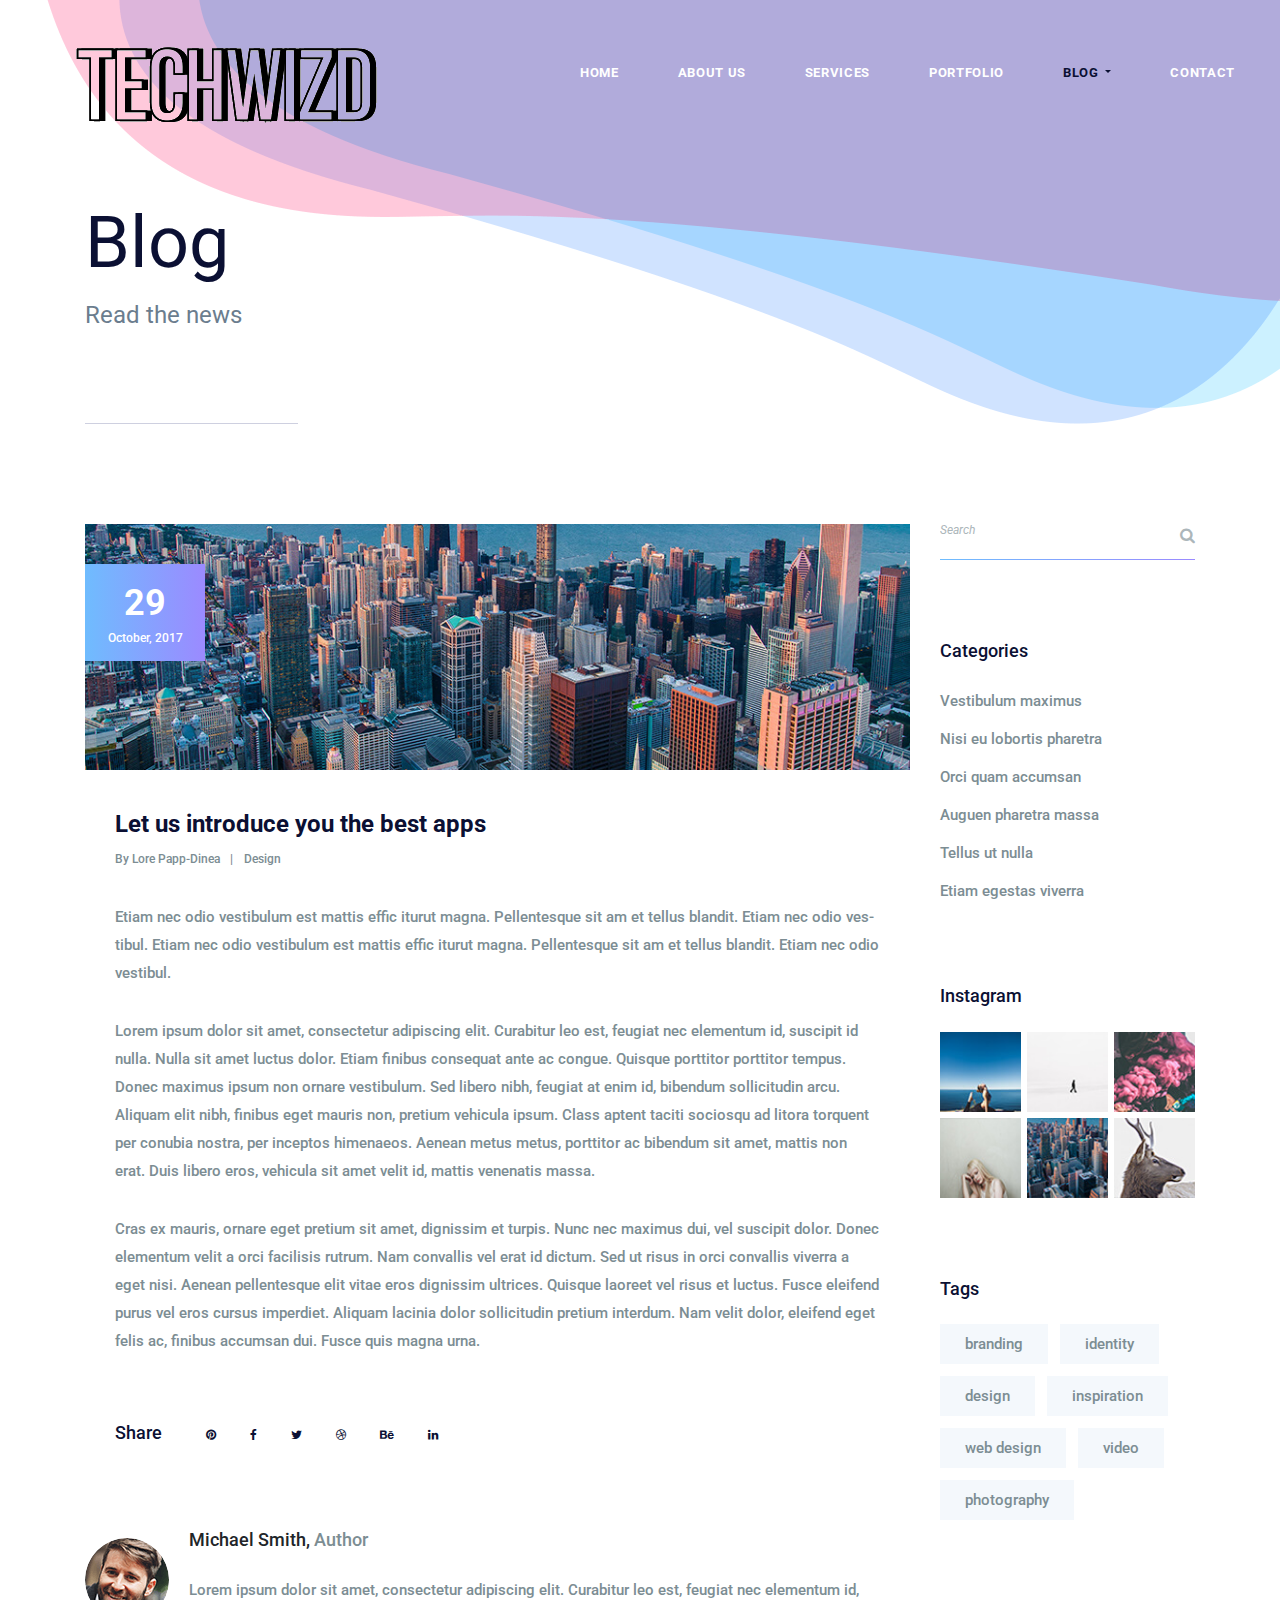
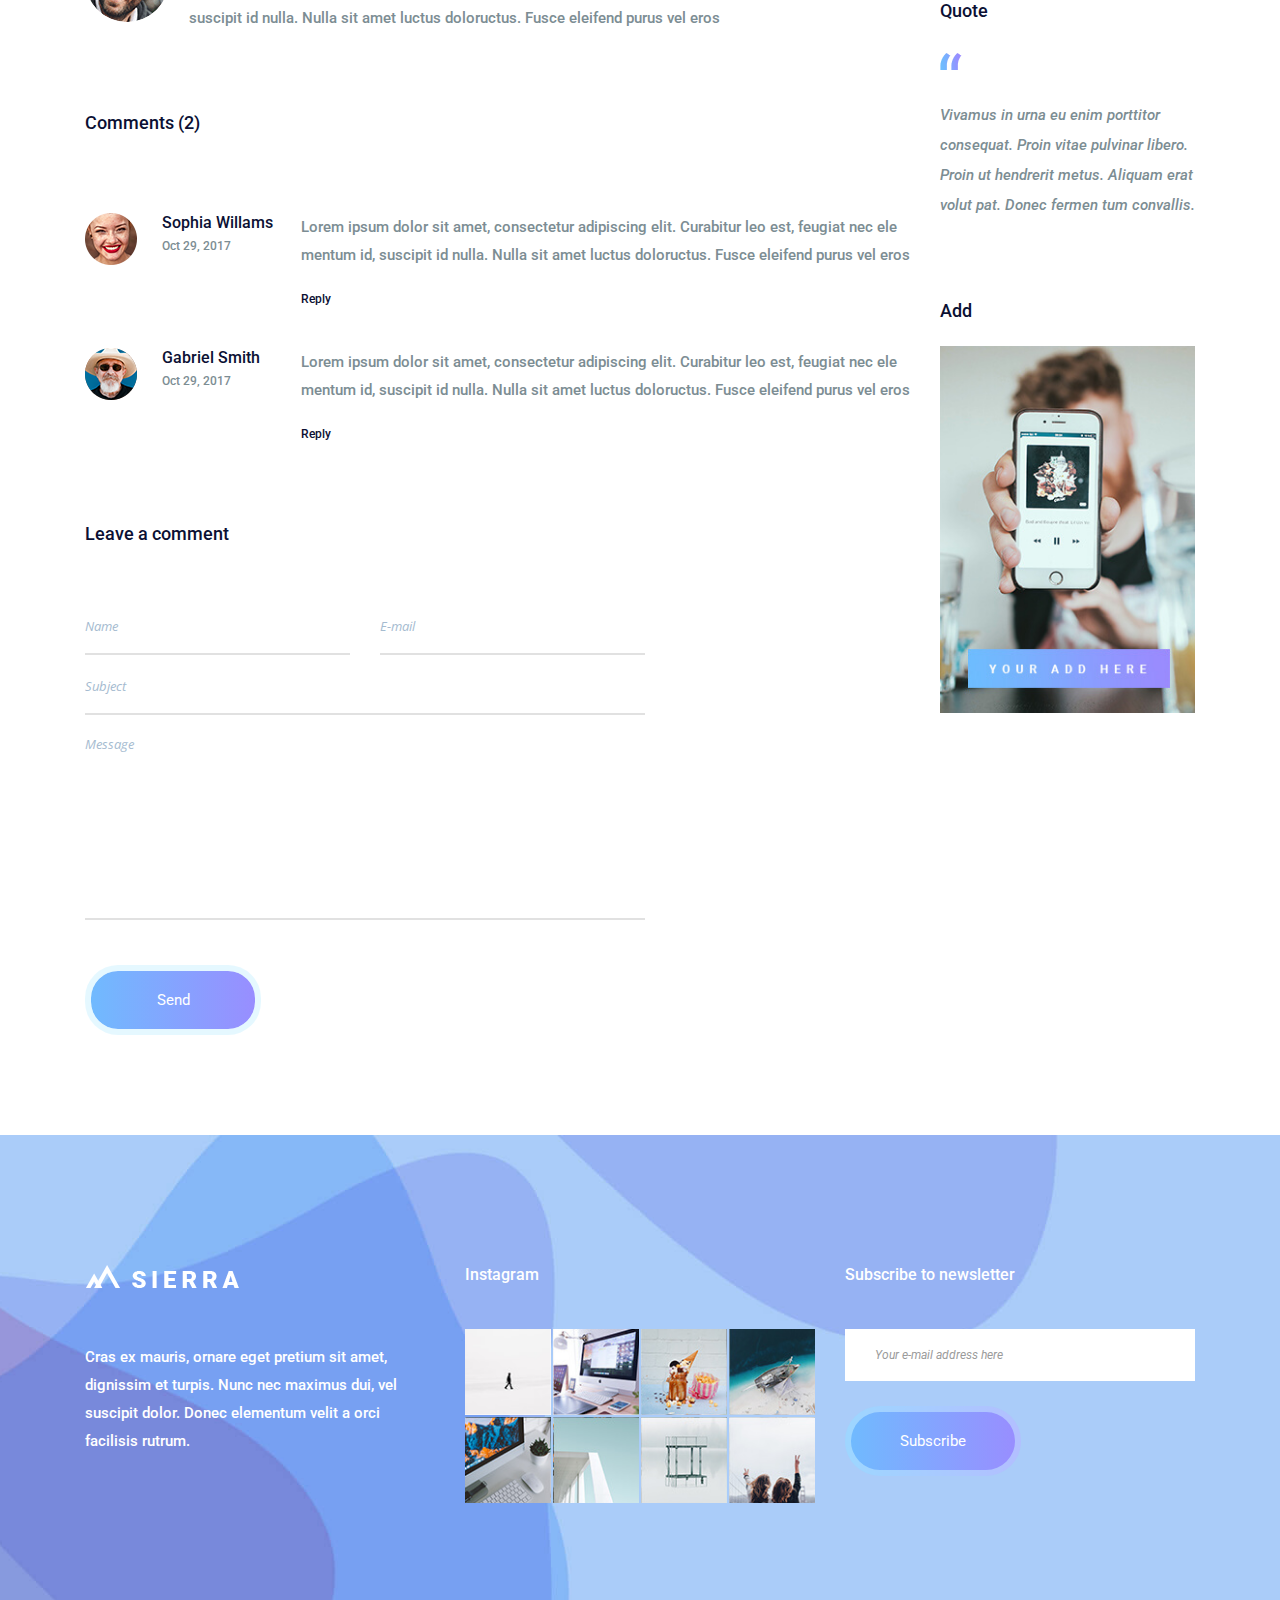
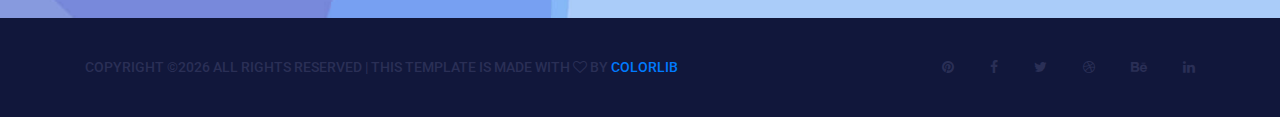
<file: single-blog.html>
<!DOCTYPE html>
<html lang="en">
    <head>
        <meta charset="utf-8">
        <meta http-equiv="X-UA-Compatible" content="IE=edge">
        <meta name="viewport" content="width=device-width, initial-scale=1">
        
        <link rel="icon" href="img/fav-icon.png" type="image/x-icon" />
        <!-- The above 3 meta tags *must* come first in the head; any other head content must come *after* these tags -->
        <title>Sierra</title>

        <!-- Icon css link -->
        <link href="css/font-awesome.min.css" rel="stylesheet">
        <!-- Bootstrap -->
        <link href="css/bootstrap.min.css" rel="stylesheet">
        
        <!-- Rev slider css -->
        <link href="vendors/revolution/css/settings.css" rel="stylesheet">
        <link href="vendors/revolution/css/layers.css" rel="stylesheet">
        <link href="vendors/revolution/css/navigation.css" rel="stylesheet">
        
        <!-- Extra plugin css -->
        <link href="vendors/owl-carousel/owl.carousel.min.css" rel="stylesheet">
        <link href="vendors/magnify-popup/magnific-popup.css" rel="stylesheet">
        
        
        <link href="css/style.css" rel="stylesheet">
        <link href="css/responsive.css" rel="stylesheet">

        <!-- HTML5 shim and Respond.js for IE8 support of HTML5 elements and media queries -->
        <!-- WARNING: Respond.js doesn't work if you view the page via file:// -->
        <!--[if lt IE 9]>
        <script src="https://oss.maxcdn.com/html5shiv/3.7.3/html5shiv.min.js"></script>
        <script src="https://oss.maxcdn.com/respond/1.4.2/respond.min.js"></script>
        <![endif]-->
    </head>
    <body>
        
        <!--================Header Menu Area =================-->
        <header class="main_menu_area">
            <nav class="navbar navbar-expand-lg navbar-light bg-light">
                <a class="navbar-brand" href="#"><img src="img/logo.png" alt=""></a>
                <button class="navbar-toggler" type="button" data-toggle="collapse" data-target="#navbarSupportedContent" aria-controls="navbarSupportedContent" aria-expanded="false" aria-label="Toggle navigation">
                    <span></span>
                    <span></span>
                    <span></span>
                </button>

                <div class="collapse navbar-collapse" id="navbarSupportedContent">
                    <ul class="navbar-nav">
                        <li class="nav-item"><a class="nav-link" href="index.html">Home</a></li>
                        <li class="nav-item"><a class="nav-link" href="about-us.html">About Us</a></li>
                        <li class="nav-item"><a class="nav-link" href="service.html">Services</a></li>
                        <li class="nav-item"><a class="nav-link" href="portfolio.html">Portfolio</a></li>
                        <li class="nav-item dropdown submenu active">
                            <a class="nav-link dropdown-toggle" href="#" id="navbarDropdown" role="button" data-toggle="dropdown" aria-haspopup="true" aria-expanded="false">
                            Blog
                            </a>
                            <ul class="dropdown-menu" aria-labelledby="navbarDropdown">
                                <li class="nav-item"><a class="nav-link" href="blog.html">Blog</a></li>
                                <li class="nav-item"><a class="nav-link" href="single-blog.html">Blog Details</a></li>
                                <li class="nav-item"><a class="nav-link" href="elements.html">Elements</a></li>
                            </ul>
                        </li>
                        <li class="nav-item"><a class="nav-link" href="contact.html">Contact</a></li>
                    </ul>
                </div>
            </nav>
        </header>
        <!--================End Header Menu Area =================-->
        
        <!--================Banner Area =================-->
        <section class="banner_area">
            <div class="container">
                <div class="banner_inner_text">
                    <h2>Blog</h2>
                    <p>Read the news</p>
                </div>
            </div>
        </section>
        <!--================End Banner Area =================-->
        
        <!--================Blog Main Area =================-->
        <section class="blog_main_area p_100">
            <div class="container">
                <div class="row">
                    <div class="col-lg-9">
                        <div class="single_blog_inner">
                            <div class="s_blog_main">
                                <div class="blog_img">
                                    <img class="img-fluid" src="img/blog/blog-1.jpg" alt="">
                                    <div class="blog_date">
                                        <h4>29</h4>
                                        <h5>October, 2017</h5>
                                    </div>
                                </div>
                                <div class="blog_text">
                                    <a href="#"><h4>Let us introduce you the best apps</h4></a>
                                    <div class="blog_author">
                                        <a href="#">By Lore Papp-Dinea</a>
                                        <a href="#">Design</a>
                                    </div>
                                    <p>Etiam nec odio vestibulum est mattis effic iturut magna. Pellentesque sit am et tellus blandit. Etiam nec odio ves-tibul. Etiam nec odio vestibulum est mattis effic iturut magna. Pellentesque sit am et tellus blandit. Etiam nec odio vestibul. </p>
                                    <p> Lorem ipsum dolor sit amet, consectetur adipiscing elit. Curabitur leo est, feugiat nec elementum id, suscipit id nulla. Nulla sit amet luctus dolor. Etiam finibus consequat ante ac congue. Quisque porttitor porttitor tempus. Donec maximus ipsum non ornare vestibulum. Sed libero nibh, feugiat at enim id, bibendum sollicitudin arcu. Aliquam elit nibh, finibus eget mauris non, pretium vehicula ipsum. Class aptent taciti sociosqu ad litora torquent per conubia nostra, per inceptos himenaeos. Aenean metus metus, porttitor ac bibendum sit amet, mattis non erat. Duis libero eros, vehicula sit amet velit id, mattis venenatis massa.</p>
                                    <p>Cras ex mauris, ornare eget pretium sit amet, dignissim et turpis. Nunc nec maximus dui, vel suscipit dolor. Donec elementum velit a orci facilisis rutrum. Nam convallis vel erat id dictum. Sed ut risus in orci convallis viverra a eget nisi. Aenean pellentesque elit vitae eros dignissim ultrices. Quisque laoreet vel risus et luctus. Fusce eleifend purus vel eros cursus imperdiet. Aliquam lacinia dolor sollicitudin pretium interdum. Nam velit dolor, eleifend eget felis ac, finibus accumsan dui. Fusce quis magna urna. </p>
                                </div>
                            </div>
                            <div class="s_blog_social">
                                <h3>Share</h3>
                                <ul>
                                    <li><a href="#"><i class="fa fa-pinterest" aria-hidden="true"></i></a></li>
                                    <li><a href="#"><i class="fa fa-facebook" aria-hidden="true"></i></a></li>
                                    <li><a href="#"><i class="fa fa-twitter" aria-hidden="true"></i></a></li>
                                    <li><a href="#"><i class="fa fa-dribbble" aria-hidden="true"></i></a></li>
                                    <li><a href="#"><i class="fa fa-behance" aria-hidden="true"></i></a></li>
                                    <li><a href="#"><i class="fa fa-linkedin" aria-hidden="true"></i></a></li>
                                </ul>
                            </div>
                            <div class="blog_author">
                                <div class="media">
                                    <div class="d-flex">
                                        <img class="rounded-circle" src="img/blog/blog-author.png" alt="">
                                    </div>
                                    <div class="media-body">
                                        <h4>Michael Smith, <span>Author</span></h4>
                                        <p> Lorem ipsum dolor sit amet, consectetur adipiscing elit. Curabitur leo est, feugiat nec elementum id, suscipit id nulla. Nulla sit amet luctus doloructus. Fusce eleifend purus vel eros </p>
                                    </div>
                                </div>
                            </div>
                            <div class="blog_comment">
                                <h3>Comments (2)</h3>
                                <div class="media">
                                    <img src="img/comment/comment-1.png" alt="">
                                    <div class="d-flex">
                                        <h4>Sophia Willams</h4>
                                        <h5>Oct 29, 2017</h5>
                                    </div>
                                    <div class="media-body">
                                        <p>Lorem ipsum dolor sit amet, consectetur adipiscing elit. Curabitur leo est, feugiat nec ele mentum id, suscipit id nulla. Nulla sit amet luctus doloructus. Fusce eleifend purus vel eros</p>
                                        <a href="#">Reply</a>
                                    </div>
                                </div>
                                <div class="media">
                                    <img src="img/comment/comment-2.png" alt="">
                                    <div class="d-flex">
                                        <h4>Gabriel Smith</h4>
                                        <h5>Oct 29, 2017</h5>
                                    </div>
                                    <div class="media-body">
                                        <p>Lorem ipsum dolor sit amet, consectetur adipiscing elit. Curabitur leo est, feugiat nec ele mentum id, suscipit id nulla. Nulla sit amet luctus doloructus. Fusce eleifend purus vel eros</p>
                                        <a href="#">Reply</a>
                                    </div>
                                </div>
                            </div>
                            <div class="blog_comment_form">
                                <h3>Leave a comment</h3>
                                <form class="row contact_us_form" action="contact_process.php" method="post" id="contactForm" novalidate="novalidate">
                                    <div class="form-group col-sm-6">
                                        <input type="text" class="form-control" id="name" name="name" placeholder="Name">
                                    </div>
                                    <div class="form-group col-sm-6">
                                        <input type="email" class="form-control" id="email" name="email" placeholder="E-mail">
                                    </div>
                                    <div class="form-group col-sm-12">
                                        <input type="text" class="form-control" id="subject" name="subject" placeholder="Subject">
                                    </div>
                                    <div class="form-group col-sm-12">
                                        <textarea class="form-control" name="message" id="message" rows="1" placeholder="Message"></textarea>
                                    </div>
                                    <div class="form-group col-sm-12">
                                        <button type="submit" value="submit" class="btn submit_btn form-control">Send</button>
                                    </div>
                                </form>
                            </div>
                        </div>
                    </div>
                    <div class="col-lg-3">
                        <div class="blog_right_sidebar">
                            <aside class="r_widget search_widget">
                                <div class="input-group">
                                    <input type="text" class="form-control" placeholder="Search" aria-label="Search">
                                    <span class="input-group-btn">
                                        <button class="btn btn-secondary" type="button"><i class="fa fa-search"></i></button>
                                    </span>
                                </div>
                            </aside>
                            <aside class="r_widget categories_widget">
                                <div class="r_w_title">
                                    <h3>Categories</h3>
                                </div>
                                <ul>
                                    <li><a href="#">Vestibulum maximus</a></li>
                                    <li><a href="#">Nisi eu lobortis pharetra</a></li>
                                    <li><a href="#">Orci quam accumsan</a></li>
                                    <li><a href="#">Auguen pharetra massa</a></li>
                                    <li><a href="#">Tellus ut nulla</a></li>
                                    <li><a href="#"> Etiam egestas viverra </a></li>
                                </ul>
                            </aside>
                            <aside class="r_widget insta_widget">
                                <div class="r_w_title">
                                    <h3>Instagram</h3>
                                </div>
                                <ul>
                                    <li><a href="https://www.instagram.com/?hl=en">
                                        <img class="img-fluid" src="img/instagram/right-instagram/r-in-1.jpg" alt="">
                                    </a></li>
                                    <li><a href="https://www.instagram.com/?hl=en">
                                        <img class="img-fluid" src="img/instagram/right-instagram/r-in-2.jpg" alt="">
                                    </a></li>
                                    <li><a href="https://www.instagram.com/?hl=en">
                                        <img class="img-fluid" src="img/instagram/right-instagram/r-in-3.jpg" alt="">
                                    </a></li>
                                    <li><a href="https://www.instagram.com/?hl=en">
                                        <img class="img-fluid" src="img/instagram/right-instagram/r-in-4.jpg" alt="">
                                    </a></li>
                                    <li><a href="https://www.instagram.com/?hl=en">
                                        <img class="img-fluid" src="img/instagram/right-instagram/r-in-5.jpg" alt="">
                                    </a></li>
                                    <li><a href="https://www.instagram.com/?hl=en">
                                        <img class="img-fluid" src="img/instagram/right-instagram/r-in-6.jpg" alt="">
                                    </a></li>
                                </ul>
                            </aside>
                            <aside class="r_widget tag_widget">
                                <div class="r_w_title">
                                    <h3>Tags</h3>
                                </div>
                                <ul>
                                    <li><a href="#">branding</a></li>
                                    <li><a href="#">identity</a></li>
                                    <li><a href="#">design</a></li>
                                    <li><a href="#">inspiration</a></li>
                                    <li><a href="#">web design</a></li>
                                    <li><a href="#">video</a></li>
                                    <li><a href="#">photography</a></li>
                                </ul>
                            </aside>
                            <aside class="r_widget quote_widget">
                                <div class="r_w_title">
                                    <h3>Quote</h3>
                                </div>
                                <img src="img/icon/quote-icon.png" alt="">
                                <p>Vivamus in urna eu enim porttitor consequat. Proin vitae pulvinar libero. Proin ut hendrerit metus. Aliquam erat volut pat. Donec fermen tum convallis.</p>
                            </aside>
                            <aside class="r_widget add_widget">
                                <div class="r_w_title">
                                    <h3>Add</h3>
                                </div>
                                <img class="img-fluid" src="img/add.jpg" alt="">
                            </aside>
                        </div>
                    </div>
                </div>
            </div>
        </section>
        <!--================End Blog Main Area =================-->
        
        <!--================Footer Area =================-->
        <footer class="footr_area">
            <div class="footer_widget_area">
                <div class="container">
                    <div class="row footer_widget_inner">
                        <div class="col-lg-4 col-sm-6">
                            <aside class="f_widget f_about_widget">
                                <img src="img/footer-logo.png" alt="">
                                <p>Cras ex mauris, ornare eget pretium sit amet, dignissim et turpis. Nunc nec maximus dui, vel suscipit dolor. Donec elementum velit a orci facilisis rutrum.</p>
                            </aside>
                        </div>
                        <div class="col-lg-4 col-sm-6">
                            <aside class="f_widget f_insta_widget">
                                <div class="f_title">
                                    <h3>Instagram</h3>
                                </div>
                                <ul>
                                    <li><a href="#"><img src="img/instagram/ins-1.jpg" alt=""></a></li>
                                    <li><a href="#"><img src="img/instagram/ins-2.jpg" alt=""></a></li>
                                    <li><a href="#"><img src="img/instagram/ins-3.jpg" alt=""></a></li>
                                    <li><a href="#"><img src="img/instagram/ins-4.jpg" alt=""></a></li>
                                    <li><a href="#"><img src="img/instagram/ins-5.jpg" alt=""></a></li>
                                    <li><a href="#"><img src="img/instagram/ins-6.jpg" alt=""></a></li>
                                    <li><a href="#"><img src="img/instagram/ins-7.jpg" alt=""></a></li>
                                    <li><a href="#"><img src="img/instagram/ins-8.jpg" alt=""></a></li>
                                </ul>
                            </aside>
                        </div>
                        <div class="col-lg-4 col-sm-6">
                            <aside class="f_widget f_subs_widget">
                                <div class="f_title">
                                    <h3>Subscribe to newsletter</h3>
                                </div>
                                <div class="input-group">
                                    <input type="text" class="form-control" placeholder="Your e-mail address here" aria-label="Your e-mail address here">
                                    <span class="input-group-btn">
                                        <button class="btn btn-secondary submit_btn" type="button">Subscribe</button>
                                    </span>
                                </div>
                            </aside>
                        </div>
                    </div>
                </div>
            </div>
            <div class="footer_copyright">
                <div class="container">
                    <div class="float-sm-left">
                        <h5><!-- Link back to Colorlib can't be removed. Template is licensed under CC BY 3.0. -->
Copyright &copy;<script>document.write(new Date().getFullYear());</script> All rights reserved | This template is made with <i class="fa fa-heart-o" aria-hidden="true"></i> by <a href="https://colorlib.com" target="_blank">Colorlib</a>
<!-- Link back to Colorlib can't be removed. Template is licensed under CC BY 3.0. --></h5>
                    </div>
                    <div class="float-sm-right">
                        <ul>
                            <li><a href="#"><i class="fa fa-pinterest"></i></a></li>
                            <li><a href="#"><i class="fa fa-facebook"></i></a></li>
                            <li><a href="#"><i class="fa fa-twitter"></i></a></li>
                            <li><a href="#"><i class="fa fa-dribbble"></i></a></li>
                            <li><a href="#"><i class="fa fa-behance"></i></a></li>
                            <li><a href="#"><i class="fa fa-linkedin"></i></a></li>
                        </ul>
                    </div>
                </div>
            </div>
        </footer>
        <!--================End Footer Area =================-->
        
        
        
        
        <!-- jQuery (necessary for Bootstrap's JavaScript plugins) -->
        <script src="js/jquery-3.2.1.min.js"></script>
        <!-- Include all compiled plugins (below), or include individual files as needed -->
        <script src="js/popper.min.js"></script>
        <script src="js/bootstrap.min.js"></script>
        <!-- Rev slider js -->
        <script src="vendors/revolution/js/jquery.themepunch.tools.min.js"></script>
        <script src="vendors/revolution/js/jquery.themepunch.revolution.min.js"></script>
        <script src="vendors/revolution/js/extensions/revolution.extension.actions.min.js"></script>
        <script src="vendors/revolution/js/extensions/revolution.extension.video.min.js"></script>
        <script src="vendors/revolution/js/extensions/revolution.extension.slideanims.min.js"></script>
        <script src="vendors/revolution/js/extensions/revolution.extension.layeranimation.min.js"></script>
        <script src="vendors/revolution/js/extensions/revolution.extension.navigation.min.js"></script>
        <script src="vendors/revolution/js/extensions/revolution.extension.slideanims.min.js"></script>
        <!-- Extra plugin css -->
        <script src="vendors/counterup/jquery.waypoints.min.js"></script>
        <script src="vendors/counterup/jquery.counterup.min.js"></script> 
        <script src="vendors/counterup/apear.js"></script>
        <script src="vendors/counterup/countto.js"></script>
        <script src="vendors/owl-carousel/owl.carousel.min.js"></script>
        <script src="vendors/magnify-popup/jquery.magnific-popup.min.js"></script>
        <script src="js/smoothscroll.js"></script>
        <script src="vendors/circle-bar/circle-progress.min.js"></script>
        <script src="vendors/circle-bar/plugins.js"></script>
        <script src="vendors/isotope/imagesloaded.pkgd.min.js"></script>
        <script src="vendors/isotope/isotope.pkgd.min.js"></script>
        
        <script src="js/circle-active.js"></script>
        <script src="js/theme.js"></script>
    </body>
</html>
</file>
<file: vendors/revolution/css/settings.css>
/*-----------------------------------------------------------------------------

-	Revolution Slider 5.0 Default Style Settings -

Screen Stylesheet

version:   	5.3.1
date:      	07/12/15
author:		themepunch
email:     	info@themepunch.com
website:   	http://www.themepunch.com
-----------------------------------------------------------------------------*/

#debungcontrolls,.debugtimeline{width:100%;box-sizing:border-box}.rev_column,.rev_column .tp-parallax-wrap,.tp-svg-layer svg{vertical-align:top}#debungcontrolls{z-index:100000;position:fixed;bottom:0;height:auto;background:rgba(0,0,0,.6);padding:10px}.debugtimeline{height:10px;position:relative;margin-bottom:3px;display:none;white-space:nowrap}.debugtimeline:hover{height:15px}.the_timeline_tester{background:#e74c3c;position:absolute;top:0;left:0;height:100%;width:0}.debugtimeline.tl_slide .the_timeline_tester{background:#f39c12}.debugtimeline.tl_frame .the_timeline_tester{background:#3498db}.debugtimline_txt{color:#fff;font-weight:400;font-size:7px;position:absolute;left:10px;top:0;white-space:nowrap;line-height:10px}.rtl{direction:rtl}@font-face{font-family:revicons;src:url(../fonts/revicons/revicons.eot?5510888);src:url(../fonts/revicons/revicons.eot?5510888#iefix) format('embedded-opentype'),url(../fonts/revicons/revicons.woff?5510888) format('woff'),url(../fonts/revicons/revicons.ttf?5510888) format('truetype'),url(../fonts/revicons/revicons.svg?5510888#revicons) format('svg');font-weight:400;font-style:normal}[class*=" revicon-"]:before,[class^=revicon-]:before{font-family:revicons;font-style:normal;font-weight:400;speak:none;display:inline-block;text-decoration:inherit;width:1em;margin-right:.2em;text-align:center;font-variant:normal;text-transform:none;line-height:1em;margin-left:.2em}.revicon-search-1:before{content:'\e802'}.revicon-pencil-1:before{content:'\e831'}.revicon-picture-1:before{content:'\e803'}.revicon-cancel:before{content:'\e80a'}.revicon-info-circled:before{content:'\e80f'}.revicon-trash:before{content:'\e801'}.revicon-left-dir:before{content:'\e817'}.revicon-right-dir:before{content:'\e818'}.revicon-down-open:before{content:'\e83b'}.revicon-left-open:before{content:'\e819'}.revicon-right-open:before{content:'\e81a'}.revicon-angle-left:before{content:'\e820'}.revicon-angle-right:before{content:'\e81d'}.revicon-left-big:before{content:'\e81f'}.revicon-right-big:before{content:'\e81e'}.revicon-magic:before{content:'\e807'}.revicon-picture:before{content:'\e800'}.revicon-export:before{content:'\e80b'}.revicon-cog:before{content:'\e832'}.revicon-login:before{content:'\e833'}.revicon-logout:before{content:'\e834'}.revicon-video:before{content:'\e805'}.revicon-arrow-combo:before{content:'\e827'}.revicon-left-open-1:before{content:'\e82a'}.revicon-right-open-1:before{content:'\e82b'}.revicon-left-open-mini:before{content:'\e822'}.revicon-right-open-mini:before{content:'\e823'}.revicon-left-open-big:before{content:'\e824'}.revicon-right-open-big:before{content:'\e825'}.revicon-left:before{content:'\e836'}.revicon-right:before{content:'\e826'}.revicon-ccw:before{content:'\e808'}.revicon-arrows-ccw:before{content:'\e806'}.revicon-palette:before{content:'\e829'}.revicon-list-add:before{content:'\e80c'}.revicon-doc:before{content:'\e809'}.revicon-left-open-outline:before{content:'\e82e'}.revicon-left-open-2:before{content:'\e82c'}.revicon-right-open-outline:before{content:'\e82f'}.revicon-right-open-2:before{content:'\e82d'}.revicon-equalizer:before{content:'\e83a'}.revicon-layers-alt:before{content:'\e804'}.revicon-popup:before{content:'\e828'}.rev_slider_wrapper{position:relative;z-index:0;width:100%}.rev_slider{position:relative;overflow:visible}.entry-content .rev_slider a,.rev_slider a{box-shadow:none}.tp-overflow-hidden{overflow:hidden!important}.group_ov_hidden{overflow:hidden}.rev_slider img,.tp-simpleresponsive img{max-width:none!important;transition:none;margin:0;padding:0;border:none}.rev_slider .no-slides-text{font-weight:700;text-align:center;padding-top:80px}.rev_slider>ul,.rev_slider>ul>li,.rev_slider>ul>li:before,.rev_slider_wrapper>ul,.tp-revslider-mainul>li,.tp-revslider-mainul>li:before,.tp-simpleresponsive>ul,.tp-simpleresponsive>ul>li,.tp-simpleresponsive>ul>li:before{list-style:none!important;position:absolute;margin:0!important;padding:0!important;overflow-x:visible;overflow-y:visible;background-image:none;background-position:0 0;text-indent:0;top:0;left:0}.rev_slider>ul>li,.rev_slider>ul>li:before,.tp-revslider-mainul>li,.tp-revslider-mainul>li:before,.tp-simpleresponsive>ul>li,.tp-simpleresponsive>ul>li:before{visibility:hidden}.tp-revslider-mainul,.tp-revslider-slidesli{padding:0!important;margin:0!important;list-style:none!important}.fullscreen-container,.fullwidthbanner-container{padding:0;position:relative}.rev_slider li.tp-revslider-slidesli{position:absolute!important}.tp-caption .rs-untoggled-content{display:block}.tp-caption .rs-toggled-content{display:none}.rs-toggle-content-active.tp-caption .rs-toggled-content{display:block}.rs-toggle-content-active.tp-caption .rs-untoggled-content{display:none}.rev_slider .caption,.rev_slider .tp-caption{position:relative;visibility:hidden;white-space:nowrap;display:block;-webkit-font-smoothing:antialiased!important;z-index:1}.rev_slider .caption,.rev_slider .tp-caption,.tp-simpleresponsive img{-moz-user-select:none;-khtml-user-select:none;-webkit-user-select:none;-o-user-select:none}.rev_slider .tp-mask-wrap .tp-caption,.rev_slider .tp-mask-wrap :last-child,.wpb_text_column .rev_slider .tp-mask-wrap .tp-caption,.wpb_text_column .rev_slider .tp-mask-wrap :last-child{margin-bottom:0}.tp-svg-layer svg{width:100%;height:100%;position:relative}.tp-carousel-wrapper{cursor:url(openhand.cur),move}.tp-carousel-wrapper.dragged{cursor:url(closedhand.cur),move}.tp_inner_padding{box-sizing:border-box;max-height:none!important}.tp-caption.tp-layer-selectable{-moz-user-select:all;-khtml-user-select:all;-webkit-user-select:all;-o-user-select:all}.tp-caption.tp-hidden-caption,.tp-forcenotvisible,.tp-hide-revslider,.tp-parallax-wrap.tp-hidden-caption{visibility:hidden!important;display:none!important}.rev_slider audio,.rev_slider embed,.rev_slider iframe,.rev_slider object,.rev_slider video{max-width:none!important}.tp-element-background{position:absolute;top:0;left:0;width:100%;height:100%;z-index:0}.rev_row_zone{position:absolute;width:100%;left:0;box-sizing:border-box;min-height:50px;font-size:0}.rev_column_inner,.rev_slider .tp-caption.rev_row{position:relative;width:100%!important;box-sizing:border-box}.rev_row_zone_top{top:0}.rev_row_zone_middle{top:50%;transform:translateY(-50%)}.rev_row_zone_bottom{bottom:0}.rev_slider .tp-caption.rev_row{display:table;table-layout:fixed;vertical-align:top;height:auto!important;font-size:0}.rev_column{display:table-cell;position:relative;height:auto;box-sizing:border-box;font-size:0}.rev_column_inner{display:block;height:auto!important;white-space:normal!important}.rev_column_bg{width:100%;height:100%;position:absolute;top:0;left:0;z-index:0;box-sizing:border-box;background-clip:content-box;border:0 solid transparent}.tp-caption .backcorner,.tp-caption .backcornertop,.tp-caption .frontcorner,.tp-caption .frontcornertop{height:0;top:0;width:0;position:absolute}.rev_column_inner .tp-loop-wrap,.rev_column_inner .tp-mask-wrap,.rev_column_inner .tp-parallax-wrap{text-align:inherit}.rev_column_inner .tp-mask-wrap{display:inline-block}.rev_column_inner .tp-parallax-wrap,.rev_column_inner .tp-parallax-wrap .tp-loop-wrap,.rev_column_inner .tp-parallax-wrap .tp-mask-wrap{position:relative!important;left:auto!important;top:auto!important;line-height:0}.tp-video-play-button,.tp-video-play-button i{line-height:50px!important;vertical-align:top;text-align:center}.rev_column_inner .rev_layer_in_column,.rev_column_inner .tp-parallax-wrap,.rev_column_inner .tp-parallax-wrap .tp-loop-wrap,.rev_column_inner .tp-parallax-wrap .tp-mask-wrap{vertical-align:top}.rev_break_columns{display:block!important}.rev_break_columns .tp-parallax-wrap.rev_column{display:block!important;width:100%!important}.fullwidthbanner-container{overflow:hidden}.fullwidthbanner-container .fullwidthabanner{width:100%;position:relative}.tp-static-layers{position:absolute;z-index:101;top:0;left:0}.tp-caption .frontcorner{border-left:40px solid transparent;border-right:0 solid transparent;border-top:40px solid #00A8FF;left:-40px}.tp-caption .backcorner{border-left:0 solid transparent;border-right:40px solid transparent;border-bottom:40px solid #00A8FF;right:0}.tp-caption .frontcornertop{border-left:40px solid transparent;border-right:0 solid transparent;border-bottom:40px solid #00A8FF;left:-40px}.tp-caption .backcornertop{border-left:0 solid transparent;border-right:40px solid transparent;border-top:40px solid #00A8FF;right:0}.tp-layer-inner-rotation{position:relative!important}img.tp-slider-alternative-image{width:100%;height:auto}.caption.fullscreenvideo,.rs-background-video-layer,.tp-caption.coverscreenvideo,.tp-caption.fullscreenvideo{width:100%;height:100%;top:0;left:0;position:absolute}.noFilterClass{filter:none!important}.rs-background-video-layer{visibility:hidden;z-index:0}.caption.fullscreenvideo audio,.caption.fullscreenvideo iframe,.caption.fullscreenvideo video,.tp-caption.fullscreenvideo iframe,.tp-caption.fullscreenvideo iframe audio,.tp-caption.fullscreenvideo iframe video{width:100%!important;height:100%!important;display:none}.fullcoveredvideo audio,.fullscreenvideo audio .fullcoveredvideo video,.fullscreenvideo video{background:#000}.fullcoveredvideo .tp-poster{background-position:center center;background-size:cover;width:100%;height:100%;top:0;left:0}.videoisplaying .html5vid .tp-poster{display:none}.tp-video-play-button{background:#000;background:rgba(0,0,0,.3);border-radius:5px;position:absolute;top:50%;left:50%;color:#FFF;margin-top:-25px;margin-left:-25px;cursor:pointer;width:50px;height:50px;box-sizing:border-box;display:inline-block;z-index:4;opacity:0;transition:opacity .3s ease-out!important}.tp-audio-html5 .tp-video-play-button,.tp-hiddenaudio{display:none!important}.tp-caption .html5vid{width:100%!important;height:100%!important}.tp-video-play-button i{width:50px;height:50px;display:inline-block;font-size:40px!important}.rs-fullvideo-cover,.tp-dottedoverlay,.tp-shadowcover{height:100%;top:0;left:0;position:absolute}.tp-caption:hover .tp-video-play-button{opacity:1;display:block}.tp-caption .tp-revstop{display:none;border-left:5px solid #fff!important;border-right:5px solid #fff!important;margin-top:15px!important;line-height:20px!important;vertical-align:top;font-size:25px!important}.tp-seek-bar,.tp-video-button,.tp-volume-bar{outline:0;line-height:12px;margin:0;cursor:pointer}.videoisplaying .revicon-right-dir{display:none}.videoisplaying .tp-revstop{display:inline-block}.videoisplaying .tp-video-play-button{display:none}.fullcoveredvideo .tp-video-play-button{display:none!important}.fullscreenvideo .fullscreenvideo audio,.fullscreenvideo .fullscreenvideo video{object-fit:contain!important}.fullscreenvideo .fullcoveredvideo audio,.fullscreenvideo .fullcoveredvideo video{object-fit:cover!important}.tp-video-controls{position:absolute;bottom:0;left:0;right:0;padding:5px;opacity:0;transition:opacity .3s;background-image:linear-gradient(to bottom,#000 13%,#323232 100%);display:table;max-width:100%;overflow:hidden;box-sizing:border-box}.rev-btn.rev-hiddenicon i,.rev-btn.rev-withicon i{transition:all .2s ease-out!important;font-size:15px}.tp-caption:hover .tp-video-controls{opacity:.9}.tp-video-button{background:rgba(0,0,0,.5);border:0;border-radius:3px;font-size:12px;color:#fff;padding:0}.tp-video-button:hover{cursor:pointer}.tp-video-button-wrap,.tp-video-seek-bar-wrap,.tp-video-vol-bar-wrap{padding:0 5px;display:table-cell;vertical-align:middle}.tp-video-seek-bar-wrap{width:80%}.tp-video-vol-bar-wrap{width:20%}.tp-seek-bar,.tp-volume-bar{width:100%;padding:0}.rs-fullvideo-cover{width:100%;background:0 0;z-index:5}.disabled_lc .tp-video-play-button,.rs-background-video-layer audio::-webkit-media-controls,.rs-background-video-layer video::-webkit-media-controls,.rs-background-video-layer video::-webkit-media-controls-start-playback-button{display:none!important}.tp-audio-html5 .tp-video-controls{opacity:1!important;visibility:visible!important}.tp-dottedoverlay{background-repeat:repeat;width:100%;z-index:3}.tp-dottedoverlay.twoxtwo{background:url(../assets/gridtile.png)}.tp-dottedoverlay.twoxtwowhite{background:url(../assets/gridtile_white.png)}.tp-dottedoverlay.threexthree{background:url(../assets/gridtile_3x3.png)}.tp-dottedoverlay.threexthreewhite{background:url(../assets/gridtile_3x3_white.png)}.tp-shadowcover{width:100%;background:#fff;z-index:-1}.tp-shadow1{box-shadow:0 10px 6px -6px rgba(0,0,0,.8)}.tp-shadow2:after,.tp-shadow2:before,.tp-shadow3:before,.tp-shadow4:after{z-index:-2;position:absolute;content:"";bottom:10px;left:10px;width:50%;top:85%;max-width:300px;background:0 0;box-shadow:0 15px 10px rgba(0,0,0,.8);transform:rotate(-3deg)}.tp-shadow2:after,.tp-shadow4:after{transform:rotate(3deg);right:10px;left:auto}.tp-shadow5{position:relative;box-shadow:0 1px 4px rgba(0,0,0,.3),0 0 40px rgba(0,0,0,.1) inset}.tp-shadow5:after,.tp-shadow5:before{content:"";position:absolute;z-index:-2;box-shadow:0 0 25px 0 rgba(0,0,0,.6);top:30%;bottom:0;left:20px;right:20px;border-radius:100px/20px}.tp-button{padding:6px 13px 5px;border-radius:3px;height:30px;cursor:pointer;color:#fff!important;text-shadow:0 1px 1px rgba(0,0,0,.6)!important;font-size:15px;line-height:45px!important;font-family:arial,sans-serif;font-weight:700;letter-spacing:-1px;text-decoration:none}.tp-button.big{color:#fff;text-shadow:0 1px 1px rgba(0,0,0,.6);font-weight:700;padding:9px 20px;font-size:19px;line-height:57px!important}.purchase:hover,.tp-button.big:hover,.tp-button:hover{background-position:bottom,15px 11px}.purchase.green,.purchase:hover.green,.tp-button.green,.tp-button:hover.green{background-color:#21a117;box-shadow:0 3px 0 0 #104d0b}.purchase.blue,.purchase:hover.blue,.tp-button.blue,.tp-button:hover.blue{background-color:#1d78cb;box-shadow:0 3px 0 0 #0f3e68}.purchase.red,.purchase:hover.red,.tp-button.red,.tp-button:hover.red{background-color:#cb1d1d;box-shadow:0 3px 0 0 #7c1212}.purchase.orange,.purchase:hover.orange,.tp-button.orange,.tp-button:hover.orange{background-color:#f70;box-shadow:0 3px 0 0 #a34c00}.purchase.darkgrey,.purchase:hover.darkgrey,.tp-button.darkgrey,.tp-button.grey,.tp-button:hover.darkgrey,.tp-button:hover.grey{background-color:#555;box-shadow:0 3px 0 0 #222}.purchase.lightgrey,.purchase:hover.lightgrey,.tp-button.lightgrey,.tp-button:hover.lightgrey{background-color:#888;box-shadow:0 3px 0 0 #555}.rev-btn,.rev-btn:visited{outline:0!important;box-shadow:none!important;text-decoration:none!important;line-height:44px;font-size:17px;font-weight:500;padding:12px 35px;box-sizing:border-box;font-family:Roboto,sans-serif;cursor:pointer}.rev-btn.rev-uppercase,.rev-btn.rev-uppercase:visited{text-transform:uppercase;letter-spacing:1px;font-size:15px;font-weight:900}.rev-btn.rev-withicon i{font-weight:400;position:relative;top:0;margin-left:10px!important}.rev-btn.rev-hiddenicon i{font-weight:400;position:relative;top:0;opacity:0;margin-left:0!important;width:0!important}.rev-btn.rev-hiddenicon:hover i{opacity:1!important;margin-left:10px!important;width:auto!important}.rev-btn.rev-medium,.rev-btn.rev-medium:visited{line-height:36px;font-size:14px;padding:10px 30px}.rev-btn.rev-medium.rev-hiddenicon i,.rev-btn.rev-medium.rev-withicon i{font-size:14px;top:0}.rev-btn.rev-small,.rev-btn.rev-small:visited{line-height:28px;font-size:12px;padding:7px 20px}.rev-btn.rev-small.rev-hiddenicon i,.rev-btn.rev-small.rev-withicon i{font-size:12px;top:0}.rev-maxround{border-radius:30px}.rev-minround{border-radius:3px}.rev-burger{position:relative;width:60px;height:60px;box-sizing:border-box;padding:22px 0 0 14px;border-radius:50%;border:1px solid rgba(51,51,51,.25);-webkit-tap-highlight-color:transparent;cursor:pointer}.rev-burger span{display:block;width:30px;height:3px;background:#333;transition:.7s;pointer-events:none;transform-style:flat!important}.rev-burger.revb-white span,.rev-burger.revb-whitenoborder span{background:#fff}.rev-burger span:nth-child(2){margin:3px 0}#dialog_addbutton .rev-burger:hover :first-child,.open .rev-burger :first-child,.open.rev-burger :first-child{transform:translateY(6px) rotate(-45deg)}#dialog_addbutton .rev-burger:hover :nth-child(2),.open .rev-burger :nth-child(2),.open.rev-burger :nth-child(2){transform:rotate(-45deg);opacity:0}#dialog_addbutton .rev-burger:hover :last-child,.open .rev-burger :last-child,.open.rev-burger :last-child{transform:translateY(-6px) rotate(-135deg)}.rev-burger.revb-white{border:2px solid rgba(255,255,255,.2)}.rev-burger.revb-darknoborder,.rev-burger.revb-whitenoborder{border:0}.rev-burger.revb-darknoborder span{background:#333}.rev-burger.revb-whitefull{background:#fff;border:none}.rev-burger.revb-whitefull span{background:#333}.rev-burger.revb-darkfull{background:#333;border:none}.rev-burger.revb-darkfull span,.rev-scroll-btn.revs-fullwhite{background:#fff}@keyframes rev-ani-mouse{0%{opacity:1;top:29%}15%{opacity:1;top:50%}50%{opacity:0;top:50%}100%{opacity:0;top:29%}}.rev-scroll-btn{display:inline-block;position:relative;left:0;right:0;text-align:center;cursor:pointer;width:35px;height:55px;box-sizing:border-box;border:3px solid #fff;border-radius:23px}.rev-scroll-btn>*{display:inline-block;line-height:18px;font-size:13px;font-weight:400;color:#fff;font-family:proxima-nova,"Helvetica Neue",Helvetica,Arial,sans-serif;letter-spacing:2px}.rev-scroll-btn>.active,.rev-scroll-btn>:focus,.rev-scroll-btn>:hover{color:#fff}.rev-scroll-btn>.active,.rev-scroll-btn>:active,.rev-scroll-btn>:focus,.rev-scroll-btn>:hover{opacity:.8}.rev-scroll-btn.revs-fullwhite span{background:#333}.rev-scroll-btn.revs-fulldark{background:#333;border:none}.rev-scroll-btn.revs-fulldark span,.tp-bullet{background:#fff}.rev-scroll-btn span{position:absolute;display:block;top:29%;left:50%;width:8px;height:8px;margin:-4px 0 0 -4px;background:#fff;border-radius:50%;animation:rev-ani-mouse 2.5s linear infinite}.rev-scroll-btn.revs-dark{border-color:#333}.rev-scroll-btn.revs-dark span{background:#333}.rev-control-btn{position:relative;display:inline-block;z-index:5;color:#FFF;font-size:20px;line-height:60px;font-weight:400;font-style:normal;font-family:Raleway;text-decoration:none;text-align:center;background-color:#000;border-radius:50px;text-shadow:none;background-color:rgba(0,0,0,.5);width:60px;height:60px;box-sizing:border-box;cursor:pointer}.rev-cbutton-dark-sr,.rev-cbutton-light-sr{border-radius:3px}.rev-cbutton-light,.rev-cbutton-light-sr{color:#333;background-color:rgba(255,255,255,.75)}.rev-sbutton{line-height:37px;width:37px;height:37px}.rev-sbutton-blue{background-color:#3B5998}.rev-sbutton-lightblue{background-color:#00A0D1}.rev-sbutton-red{background-color:#DD4B39}.tp-bannertimer{visibility:hidden;width:100%;height:5px;background:#000;background:rgba(0,0,0,.15);position:absolute;z-index:200;top:0}.tp-bannertimer.tp-bottom{top:auto;bottom:0!important;height:5px}.tp-caption img{background:0 0;-ms-filter:"progid:DXImageTransform.Microsoft.gradient(startColorstr=#00FFFFFF,endColorstr=#00FFFFFF)";filter:progid:DXImageTransform.Microsoft.gradient(startColorstr=#00FFFFFF, endColorstr=#00FFFFFF);zoom:1}.caption.slidelink a div,.tp-caption.slidelink a div{width:3000px;height:1500px;background:url(../assets/coloredbg.png)}.tp-caption.slidelink a span{background:url(../assets/coloredbg.png)}.tp-loader.spinner0,.tp-loader.spinner5{background-image:url(../assets/loader.gif);background-repeat:no-repeat}.tp-shape{width:100%;height:100%}.tp-caption .rs-starring{display:inline-block}.tp-caption .rs-starring .star-rating{float:none;display:inline-block;vertical-align:top;color:#FFC321!important}.tp-caption .rs-starring .star-rating,.tp-caption .rs-starring-page .star-rating{position:relative;height:1em;width:5.4em;font-family:star;font-size:1em!important}.tp-loader.spinner0,.tp-loader.spinner1{width:40px;height:40px;margin-top:-20px;margin-left:-20px;animation:tp-rotateplane 1.2s infinite ease-in-out;background-color:#fff;border-radius:3px;box-shadow:0 0 20px 0 rgba(0,0,0,.15)}.tp-caption .rs-starring .star-rating:before,.tp-caption .rs-starring-page .star-rating:before{content:"\73\73\73\73\73";color:#E0DADF;float:left;top:0;left:0;position:absolute}.tp-caption .rs-starring .star-rating span{overflow:hidden;float:left;top:0;left:0;position:absolute;padding-top:1.5em;font-size:1em!important}.tp-caption .rs-starring .star-rating span:before{content:"\53\53\53\53\53";top:0;position:absolute;left:0}.tp-loader{top:50%;left:50%;z-index:10000;position:absolute}.tp-loader.spinner0{background-position:center center}.tp-loader.spinner5{background-position:10px 10px;background-color:#fff;margin:-22px;width:44px;height:44px;border-radius:3px}@keyframes tp-rotateplane{0%{transform:perspective(120px) rotateX(0) rotateY(0)}50%{transform:perspective(120px) rotateX(-180.1deg) rotateY(0)}100%{transform:perspective(120px) rotateX(-180deg) rotateY(-179.9deg)}}.tp-loader.spinner2{width:40px;height:40px;margin-top:-20px;margin-left:-20px;background-color:red;box-shadow:0 0 20px 0 rgba(0,0,0,.15);border-radius:100%;animation:tp-scaleout 1s infinite ease-in-out}@keyframes tp-scaleout{0%{transform:scale(0)}100%{transform:scale(1);opacity:0}}.tp-loader.spinner3{margin:-9px 0 0 -35px;width:70px;text-align:center}.tp-loader.spinner3 .bounce1,.tp-loader.spinner3 .bounce2,.tp-loader.spinner3 .bounce3{width:18px;height:18px;background-color:#fff;box-shadow:0 0 20px 0 rgba(0,0,0,.15);border-radius:100%;display:inline-block;animation:tp-bouncedelay 1.4s infinite ease-in-out;animation-fill-mode:both}.tp-loader.spinner3 .bounce1{animation-delay:-.32s}.tp-loader.spinner3 .bounce2{animation-delay:-.16s}@keyframes tp-bouncedelay{0%,100%,80%{transform:scale(0)}40%{transform:scale(1)}}.tp-loader.spinner4{margin:-20px 0 0 -20px;width:40px;height:40px;text-align:center;animation:tp-rotate 2s infinite linear}.tp-loader.spinner4 .dot1,.tp-loader.spinner4 .dot2{width:60%;height:60%;display:inline-block;position:absolute;top:0;background-color:#fff;border-radius:100%;animation:tp-bounce 2s infinite ease-in-out;box-shadow:0 0 20px 0 rgba(0,0,0,.15)}.tp-loader.spinner4 .dot2{top:auto;bottom:0;animation-delay:-1s}@keyframes tp-rotate{100%{transform:rotate(360deg)}}@keyframes tp-bounce{0%,100%{transform:scale(0)}50%{transform:scale(1)}}.tp-bullets.navbar,.tp-tabs.navbar,.tp-thumbs.navbar{border:none;min-height:0;margin:0;border-radius:0}.tp-bullets,.tp-tabs,.tp-thumbs{position:absolute;display:block;z-index:1000;top:0;left:0}.tp-tab,.tp-thumb{cursor:pointer;position:absolute;opacity:.5;box-sizing:border-box}.tp-arr-imgholder,.tp-tab-image,.tp-thumb-image,.tp-videoposter{background-position:center center;background-size:cover;width:100%;height:100%;display:block;position:absolute;top:0;left:0}.tp-tab.selected,.tp-tab:hover,.tp-thumb.selected,.tp-thumb:hover{opacity:1}.tp-tab-mask,.tp-thumb-mask{box-sizing:border-box!important}.tp-tabs,.tp-thumbs{box-sizing:content-box!important}.tp-bullet{width:15px;height:15px;position:absolute;background:rgba(255,255,255,.3);cursor:pointer}.tp-bullet.selected,.tp-bullet:hover{background:#fff}.tparrows{cursor:pointer;background:#000;background:rgba(0,0,0,.5);width:40px;height:40px;position:absolute;display:block;z-index:1000}.tparrows:hover{background:#000}.tparrows:before{font-family:revicons;font-size:15px;color:#fff;display:block;line-height:40px;text-align:center}.hginfo,.hglayerinfo{font-size:12px;font-weight:600}.tparrows.tp-leftarrow:before{content:'\e824'}.tparrows.tp-rightarrow:before{content:'\e825'}body.rtl .tp-kbimg{left:0!important}.dddwrappershadow{box-shadow:0 45px 100px rgba(0,0,0,.4)}.hglayerinfo{position:fixed;bottom:0;left:0;color:#FFF;line-height:20px;background:rgba(0,0,0,.75);padding:5px 10px;z-index:2000;white-space:normal}.helpgrid,.hginfo{position:absolute}.hginfo{top:-2px;left:-2px;color:#e74c3c;background:#000;padding:2px 5px}.indebugmode .tp-caption:hover{border:1px dashed #c0392b!important}.helpgrid{border:2px dashed #c0392b;top:0;left:0;z-index:0}#revsliderlogloglog{padding:15px;color:#fff;position:fixed;top:0;left:0;width:200px;height:150px;background:rgba(0,0,0,.7);z-index:100000;font-size:10px;overflow:scroll}.aden{filter:hue-rotate(-20deg) contrast(.9) saturate(.85) brightness(1.2)}.aden::after{background:linear-gradient(to right,rgba(66,10,14,.2),transparent);mix-blend-mode:darken}.perpetua::after,.reyes::after{mix-blend-mode:soft-light;opacity:.5}.inkwell{filter:sepia(.3) contrast(1.1) brightness(1.1) grayscale(1)}.perpetua::after{background:linear-gradient(to bottom,#005b9a,#e6c13d)}.reyes{filter:sepia(.22) brightness(1.1) contrast(.85) saturate(.75)}.reyes::after{background:#efcdad}.gingham{filter:brightness(1.05) hue-rotate(-10deg)}.gingham::after{background:linear-gradient(to right,rgba(66,10,14,.2),transparent);mix-blend-mode:darken}.toaster{filter:contrast(1.5) brightness(.9)}.toaster::after{background:radial-gradient(circle,#804e0f,#3b003b);mix-blend-mode:screen}.walden{filter:brightness(1.1) hue-rotate(-10deg) sepia(.3) saturate(1.6)}.walden::after{background:#04c;mix-blend-mode:screen;opacity:.3}.hudson{filter:brightness(1.2) contrast(.9) saturate(1.1)}.hudson::after{background:radial-gradient(circle,#a6b1ff 50%,#342134);mix-blend-mode:multiply;opacity:.5}.earlybird{filter:contrast(.9) sepia(.2)}.earlybird::after{background:radial-gradient(circle,#d0ba8e 20%,#360309 85%,#1d0210 100%);mix-blend-mode:overlay}.mayfair{filter:contrast(1.1) saturate(1.1)}.mayfair::after{background:radial-gradient(circle at 40% 40%,rgba(255,255,255,.8),rgba(255,200,200,.6),#111 60%);mix-blend-mode:overlay;opacity:.4}.lofi{filter:saturate(1.1) contrast(1.5)}.lofi::after{background:radial-gradient(circle,transparent 70%,#222 150%);mix-blend-mode:multiply}._1977{filter:contrast(1.1) brightness(1.1) saturate(1.3)}._1977:after{background:rgba(243,106,188,.3);mix-blend-mode:screen}.brooklyn{filter:contrast(.9) brightness(1.1)}.brooklyn::after{background:radial-gradient(circle,rgba(168,223,193,.4) 70%,#c4b7c8);mix-blend-mode:overlay}.xpro2{filter:sepia(.3)}.xpro2::after{background:radial-gradient(circle,#e6e7e0 40%,rgba(43,42,161,.6) 110%);mix-blend-mode:color-burn}.nashville{filter:sepia(.2) contrast(1.2) brightness(1.05) saturate(1.2)}.nashville::after{background:rgba(0,70,150,.4);mix-blend-mode:lighten}.nashville::before{background:rgba(247,176,153,.56);mix-blend-mode:darken}.lark{filter:contrast(.9)}.lark::after{background:rgba(242,242,242,.8);mix-blend-mode:darken}.lark::before{background:#22253f;mix-blend-mode:color-dodge}.moon{filter:grayscale(1) contrast(1.1) brightness(1.1)}.moon::before{background:#a0a0a0;mix-blend-mode:soft-light}.moon::after{background:#383838;mix-blend-mode:lighten}.clarendon{filter:contrast(1.2) saturate(1.35)}.clarendon:before{background:rgba(127,187,227,.2);mix-blend-mode:overlay}.willow{filter:grayscale(.5) contrast(.95) brightness(.9)}.willow::before{background-color:radial-gradient(40%,circle,#d4a9af 55%,#000 150%);mix-blend-mode:overlay}.willow::after{background-color:#d8cdcb;mix-blend-mode:color}.rise{filter:brightness(1.05) sepia(.2) contrast(.9) saturate(.9)}.rise::after{background:radial-gradient(circle,rgba(232,197,152,.8),transparent 90%);mix-blend-mode:overlay;opacity:.6}.rise::before{background:radial-gradient(circle,rgba(236,205,169,.15) 55%,rgba(50,30,7,.4));mix-blend-mode:multiply}._1977:after,._1977:before,.aden:after,.aden:before,.brooklyn:after,.brooklyn:before,.clarendon:after,.clarendon:before,.earlybird:after,.earlybird:before,.gingham:after,.gingham:before,.hudson:after,.hudson:before,.inkwell:after,.inkwell:before,.lark:after,.lark:before,.lofi:after,.lofi:before,.mayfair:after,.mayfair:before,.moon:after,.moon:before,.nashville:after,.nashville:before,.perpetua:after,.perpetua:before,.reyes:after,.reyes:before,.rise:after,.rise:before,.slumber:after,.slumber:before,.toaster:after,.toaster:before,.walden:after,.walden:before,.willow:after,.willow:before,.xpro2:after,.xpro2:before{content:'';display:block;height:100%;width:100%;top:0;left:0;position:absolute;pointer-events:none}._1977,.aden,.brooklyn,.clarendon,.earlybird,.gingham,.hudson,.inkwell,.lark,.lofi,.mayfair,.moon,.nashville,.perpetua,.reyes,.rise,.slumber,.toaster,.walden,.willow,.xpro2{position:relative}._1977 img,.aden img,.brooklyn img,.clarendon img,.earlybird img,.gingham img,.hudson img,.inkwell img,.lark img,.lofi img,.mayfair img,.moon img,.nashville img,.perpetua img,.reyes img,.rise img,.slumber img,.toaster img,.walden img,.willow img,.xpro2 img{width:100%;z-index:1}._1977:before,.aden:before,.brooklyn:before,.clarendon:before,.earlybird:before,.gingham:before,.hudson:before,.inkwell:before,.lark:before,.lofi:before,.mayfair:before,.moon:before,.nashville:before,.perpetua:before,.reyes:before,.rise:before,.slumber:before,.toaster:before,.walden:before,.willow:before,.xpro2:before{z-index:2}._1977:after,.aden:after,.brooklyn:after,.clarendon:after,.earlybird:after,.gingham:after,.hudson:after,.inkwell:after,.lark:after,.lofi:after,.mayfair:after,.moon:after,.nashville:after,.perpetua:after,.reyes:after,.rise:after,.slumber:after,.toaster:after,.walden:after,.willow:after,.xpro2:after{z-index:3}.slumber{filter:saturate(.66) brightness(1.05)}.slumber::after{background:rgba(125,105,24,.5);mix-blend-mode:soft-light}.slumber::before{background:rgba(69,41,12,.4);mix-blend-mode:lighten}
</file>
<file: vendors/revolution/css/layers.css>
/*-----------------------------------------------------------------------------

-	Revolution Slider 5.0 Layer Style Settings -

Screen Stylesheet

version:   	5.0.0
date:      	18/03/15
author:		themepunch
email:     	info@themepunch.com
website:   	http://www.themepunch.com
-----------------------------------------------------------------------------*/

* {
    -webkit-box-sizing: border-box;
    -moz-box-sizing: border-box;
    box-sizing: border-box;
}

.tp-caption.Twitter-Content a,.tp-caption.Twitter-Content a:visited
{
	color:#0084B4!important;
}

.tp-caption.Twitter-Content a:hover
{
	color:#0084B4!important;
	text-decoration:underline!important;
}

.tp-caption.medium_grey,.medium_grey
{
	background-color:#888;
	border-style:none;
	border-width:0;
	color:#fff;
	font-family:Arial;
	font-size:20px;
	font-weight:700;
	line-height:20px;
	margin:0;
	padding:2px 4px;
	position:absolute;
	text-shadow:0 2px 5px rgba(0,0,0,0.5);
	white-space:nowrap;
}

.tp-caption.small_text,.small_text
{
	border-style:none;
	border-width:0;
	color:#fff;
	font-family:Arial;
	font-size:14px;
	font-weight:700;
	line-height:20px;
	margin:0;
	position:absolute;
	text-shadow:0 2px 5px rgba(0,0,0,0.5);
	white-space:nowrap;
}

.tp-caption.medium_text,.medium_text
{
	border-style:none;
	border-width:0;
	color:#fff;
	font-family:Arial;
	font-size:20px;
	font-weight:700;
	line-height:20px;
	margin:0;
	position:absolute;
	text-shadow:0 2px 5px rgba(0,0,0,0.5);
	white-space:nowrap;
}

.tp-caption.large_text,.large_text
{
	border-style:none;
	border-width:0;
	color:#fff;
	font-family:Arial;
	font-size:40px;
	font-weight:700;
	line-height:40px;
	margin:0;
	position:absolute;
	text-shadow:0 2px 5px rgba(0,0,0,0.5);
	white-space:nowrap;
}

.tp-caption.very_large_text,.very_large_text
{
	border-style:none;
	border-width:0;
	color:#fff;
	font-family:Arial;
	font-size:60px;
	font-weight:700;
	letter-spacing:-2px;
	line-height:60px;
	margin:0;
	position:absolute;
	text-shadow:0 2px 5px rgba(0,0,0,0.5);
	white-space:nowrap;
}

.tp-caption.very_big_white,.very_big_white
{
	background-color:#000;
	border-style:none;
	border-width:0;
	color:#fff;
	font-family:Arial;
	font-size:60px;
	font-weight:800;
	line-height:60px;
	margin:0;
	padding:1px 4px 0;
	position:absolute;
	text-shadow:none;
	white-space:nowrap;
}

.tp-caption.very_big_black,.very_big_black
{
	background-color:#fff;
	border-style:none;
	border-width:0;
	color:#000;
	font-family:Arial;
	font-size:60px;
	font-weight:700;
	line-height:60px;
	margin:0;
	padding:1px 4px 0;
	position:absolute;
	text-shadow:none;
	white-space:nowrap;
}

.tp-caption.modern_medium_fat,.modern_medium_fat
{
	border-style:none;
	border-width:0;
	color:#000;
	font-family:"Open Sans", sans-serif;
	font-size:24px;
	font-weight:800;
	line-height:20px;
	margin:0;
	position:absolute;
	text-shadow:none;
	white-space:nowrap;
}

.tp-caption.modern_medium_fat_white,.modern_medium_fat_white
{
	border-style:none;
	border-width:0;
	color:#fff;
	font-family:"Open Sans", sans-serif;
	font-size:24px;
	font-weight:800;
	line-height:20px;
	margin:0;
	position:absolute;
	text-shadow:none;
	white-space:nowrap;
}

.tp-caption.modern_medium_light,.modern_medium_light
{
	border-style:none;
	border-width:0;
	color:#000;
	font-family:"Open Sans", sans-serif;
	font-size:24px;
	font-weight:300;
	line-height:20px;
	margin:0;
	position:absolute;
	text-shadow:none;
	white-space:nowrap;
}

.tp-caption.modern_big_bluebg,.modern_big_bluebg
{
	background-color:#4e5b6c;
	border-style:none;
	border-width:0;
	color:#fff;
	font-family:"Open Sans", sans-serif;
	font-size:30px;
	font-weight:800;
	letter-spacing:0;
	line-height:36px;
	margin:0;
	padding:3px 10px;
	position:absolute;
	text-shadow:none;
}

.tp-caption.modern_big_redbg,.modern_big_redbg
{
	background-color:#de543e;
	border-style:none;
	border-width:0;
	color:#fff;
	font-family:"Open Sans", sans-serif;
	font-size:30px;
	font-weight:300;
	letter-spacing:0;
	line-height:36px;
	margin:0;
	padding:1px 10px 3px;
	position:absolute;
	text-shadow:none;
}

.tp-caption.modern_small_text_dark,.modern_small_text_dark
{
	border-style:none;
	border-width:0;
	color:#555;
	font-family:Arial;
	font-size:14px;
	line-height:22px;
	margin:0;
	position:absolute;
	text-shadow:none;
	white-space:nowrap;
}

.tp-caption.boxshadow,.boxshadow
{		
	box-shadow:0 0 20px rgba(0,0,0,0.5);
}

.tp-caption.black,.black
{
	color:#000;
	text-shadow:none;
}

.tp-caption.noshadow,.noshadow
{
	text-shadow:none;
}

.tp-caption.thinheadline_dark,.thinheadline_dark
{
	background-color:transparent;
	color:rgba(0,0,0,0.85);
	font-family:"Open Sans";
	font-size:30px;
	font-weight:300;
	line-height:30px;
	position:absolute;
	text-shadow:none;
}

.tp-caption.thintext_dark,.thintext_dark
{
	background-color:transparent;
	color:rgba(0,0,0,0.85);
	font-family:"Open Sans";
	font-size:16px;
	font-weight:300;
	line-height:26px;
	position:absolute;
	text-shadow:none;
}

.tp-caption.largeblackbg,.largeblackbg
{
	
	
	background-color:#000;
	border-radius:0;
	color:#fff;
	font-family:"Open Sans";
	font-size:50px;
	font-weight:300;
	line-height:70px;
	padding:0 20px;
	position:absolute;
	text-shadow:none;
}

.tp-caption.largepinkbg,.largepinkbg
{
	
	
	background-color:#db4360;
	border-radius:0;
	color:#fff;
	font-family:"Open Sans";
	font-size:50px;
	font-weight:300;
	line-height:70px;
	padding:0 20px;
	position:absolute;
	text-shadow:none;
}

.tp-caption.largewhitebg,.largewhitebg
{
	
	
	background-color:#fff;
	border-radius:0;
	color:#000;
	font-family:"Open Sans";
	font-size:50px;
	font-weight:300;
	line-height:70px;
	padding:0 20px;
	position:absolute;
	text-shadow:none;
}

.tp-caption.largegreenbg,.largegreenbg
{
	
	
	background-color:#67ae73;
	border-radius:0;
	color:#fff;
	font-family:"Open Sans";
	font-size:50px;
	font-weight:300;
	line-height:70px;
	padding:0 20px;
	position:absolute;
	text-shadow:none;
}

.tp-caption.excerpt,.excerpt
{
	background-color:rgba(0,0,0,1);
	border-color:#fff;
	border-style:none;
	border-width:0;
	color:#fff;
	font-family:Arial;
	font-size:36px;
	font-weight:700;
	height:auto;
	letter-spacing:-1.5px;
	line-height:36px;
	margin:0;
	padding:1px 4px 0;
	text-decoration:none;
	text-shadow:none;
	white-space:normal!important;
	width:150px;
}

.tp-caption.large_bold_grey,.large_bold_grey
{
	background-color:transparent;
	border-color:#ffd658;
	border-style:none;
	border-width:0;
	color:#666;
	font-family:"Open Sans";
	font-size:60px;
	font-weight:800;
	line-height:60px;
	margin:0;
	padding:1px 4px 0;
	text-decoration:none;
	text-shadow:none;
}

.tp-caption.medium_thin_grey,.medium_thin_grey
{
	background-color:transparent;
	border-color:#ffd658;
	border-style:none;
	border-width:0;
	color:#666;
	font-family:"Open Sans";
	font-size:34px;
	font-weight:300;
	line-height:30px;
	margin:0;
	padding:1px 4px 0;
	text-decoration:none;
	text-shadow:none;
}

.tp-caption.small_thin_grey,.small_thin_grey
{
	background-color:transparent;
	border-color:#ffd658;
	border-style:none;
	border-width:0;
	color:#757575;
	font-family:"Open Sans";
	font-size:18px;
	font-weight:300;
	line-height:26px;
	margin:0;
	padding:1px 4px 0;
	text-decoration:none;
	text-shadow:none;
}

.tp-caption.lightgrey_divider,.lightgrey_divider
{
	background-color:rgba(235,235,235,1);
	background-position:initial;
	background-repeat:initial;
	border-color:#222;
	border-style:none;
	border-width:0;
	height:3px;
	text-decoration:none;
	width:370px;
}

.tp-caption.large_bold_darkblue,.large_bold_darkblue
{
	background-color:transparent;
	border-color:#ffd658;
	border-style:none;
	border-width:0;
	color:#34495e;
	font-family:"Open Sans";
	font-size:58px;
	font-weight:800;
	line-height:60px;
	text-decoration:none;
}

.tp-caption.medium_bg_darkblue,.medium_bg_darkblue
{
	background-color:#34495e;
	border-color:#ffd658;
	border-style:none;
	border-width:0;
	color:#fff;
	font-family:"Open Sans";
	font-size:20px;
	font-weight:800;
	line-height:20px;
	padding:10px;
	text-decoration:none;
}

.tp-caption.medium_bold_red,.medium_bold_red
{
	background-color:transparent;
	border-color:#ffd658;
	border-style:none;
	border-width:0;
	color:#e33a0c;
	font-family:"Open Sans";
	font-size:24px;
	font-weight:800;
	line-height:30px;
	padding:0;
	text-decoration:none;
}

.tp-caption.medium_light_red,.medium_light_red
{
	background-color:transparent;
	border-color:#ffd658;
	border-style:none;
	border-width:0;
	color:#e33a0c;
	font-family:"Open Sans";
	font-size:21px;
	font-weight:300;
	line-height:26px;
	padding:0;
	text-decoration:none;
}

.tp-caption.medium_bg_red,.medium_bg_red
{
	background-color:#e33a0c;
	border-color:#ffd658;
	border-style:none;
	border-width:0;
	color:#fff;
	font-family:"Open Sans";
	font-size:20px;
	font-weight:800;
	line-height:20px;
	padding:10px;
	text-decoration:none;
}

.tp-caption.medium_bold_orange,.medium_bold_orange
{
	background-color:transparent;
	border-color:#ffd658;
	border-style:none;
	border-width:0;
	color:#f39c12;
	font-family:"Open Sans";
	font-size:24px;
	font-weight:800;
	line-height:30px;
	text-decoration:none;
}

.tp-caption.medium_bg_orange,.medium_bg_orange
{
	background-color:#f39c12;
	border-color:#ffd658;
	border-style:none;
	border-width:0;
	color:#fff;
	font-family:"Open Sans";
	font-size:20px;
	font-weight:800;
	line-height:20px;
	padding:10px;
	text-decoration:none;
}

.tp-caption.grassfloor,.grassfloor
{
	background-color:rgba(160,179,151,1);
	border-color:#222;
	border-style:none;
	border-width:0;
	height:150px;
	text-decoration:none;
	width:4000px;
}

.tp-caption.large_bold_white,.large_bold_white
{
	background-color:transparent;
	border-color:#ffd658;
	border-style:none;
	border-width:0;
	color:#fff;
	font-family:"Open Sans";
	font-size:58px;
	font-weight:800;
	line-height:60px;
	text-decoration:none;
}

.tp-caption.medium_light_white,.medium_light_white
{
	background-color:transparent;
	border-color:#ffd658;
	border-style:none;
	border-width:0;
	color:#fff;
	font-family:"Open Sans";
	font-size:30px;
	font-weight:300;
	line-height:36px;
	padding:0;
	text-decoration:none;
}

.tp-caption.mediumlarge_light_white,.mediumlarge_light_white
{
	background-color:transparent;
	border-color:#ffd658;
	border-style:none;
	border-width:0;
	color:#fff;
	font-family:"Open Sans";
	font-size:34px;
	font-weight:300;
	line-height:40px;
	padding:0;
	text-decoration:none;
}

.tp-caption.mediumlarge_light_white_center,.mediumlarge_light_white_center
{
	background-color:transparent;
	border-color:#ffd658;
	border-style:none;
	border-width:0;
	color:#fff;
	font-family:"Open Sans";
	font-size:34px;
	font-weight:300;
	line-height:40px;
	padding:0;
	text-align:center;
	text-decoration:none;
}

.tp-caption.medium_bg_asbestos,.medium_bg_asbestos
{
	background-color:#7f8c8d;
	border-color:#ffd658;
	border-style:none;
	border-width:0;
	color:#fff;
	font-family:"Open Sans";
	font-size:20px;
	font-weight:800;
	line-height:20px;
	padding:10px;
	text-decoration:none;
}

.tp-caption.medium_light_black,.medium_light_black
{
	background-color:transparent;
	border-color:#ffd658;
	border-style:none;
	border-width:0;
	color:#000;
	font-family:"Open Sans";
	font-size:30px;
	font-weight:300;
	line-height:36px;
	padding:0;
	text-decoration:none;
}

.tp-caption.large_bold_black,.large_bold_black
{
	background-color:transparent;
	border-color:#ffd658;
	border-style:none;
	border-width:0;
	color:#000;
	font-family:"Open Sans";
	font-size:58px;
	font-weight:800;
	line-height:60px;
	text-decoration:none;
}

.tp-caption.mediumlarge_light_darkblue,.mediumlarge_light_darkblue
{
	background-color:transparent;
	border-color:#ffd658;
	border-style:none;
	border-width:0;
	color:#34495e;
	font-family:"Open Sans";
	font-size:34px;
	font-weight:300;
	line-height:40px;
	padding:0;
	text-decoration:none;
}

.tp-caption.small_light_white,.small_light_white
{
	background-color:transparent;
	border-color:#ffd658;
	border-style:none;
	border-width:0;
	color:#fff;
	font-family:"Open Sans";
	font-size:17px;
	font-weight:300;
	line-height:28px;
	padding:0;
	text-decoration:none;
}

.tp-caption.roundedimage,.roundedimage
{
	border-color:#222;
	border-style:none;
	border-width:0;
}

.tp-caption.large_bg_black,.large_bg_black
{
	background-color:#000;
	border-color:#ffd658;
	border-style:none;
	border-width:0;
	color:#fff;
	font-family:"Open Sans";
	font-size:40px;
	font-weight:800;
	line-height:40px;
	padding:10px 20px 15px;
	text-decoration:none;
}

.tp-caption.mediumwhitebg,.mediumwhitebg
{
	background-color:#fff;
	border-color:#000;
	border-style:none;
	border-width:0;
	color:#000;
	font-family:"Open Sans";
	font-size:30px;
	font-weight:300;
	line-height:30px;
	padding:5px 15px 10px;
	text-decoration:none;
	text-shadow:none;
}

.tp-caption.maincaption,.maincaption
{
	background-color:transparent;
	border-color:#000;
	border-style:none;
	border-width:0;
	color:#212a40;
	font-family:roboto;
	font-size:33px;
	font-weight:500;
	line-height:43px;
	text-decoration:none;
	text-shadow:none;
}

.tp-caption.miami_title_60px,.miami_title_60px
{
	background-color:transparent;
	border-color:#000;
	border-style:none;
	border-width:0;
	color:#fff;
	font-family:"Source Sans Pro";
	font-size:60px;
	font-weight:700;
	letter-spacing:1px;
	line-height:60px;
	text-decoration:none;
	text-shadow:none;
}

.tp-caption.miami_subtitle,.miami_subtitle
{
	background-color:transparent;
	border-color:#000;
	border-style:none;
	border-width:0;
	color:rgba(255,255,255,0.65);
	font-family:"Source Sans Pro";
	font-size:17px;
	font-weight:400;
	letter-spacing:2px;
	line-height:24px;
	text-decoration:none;
	text-shadow:none;
}

.tp-caption.divideline30px,.divideline30px
{
	background:#fff;
	background-color:#fff;
	border-color:#222;
	border-style:none;
	border-width:0;
	height:2px;
	min-width:30px;
	text-decoration:none;
}

.tp-caption.Miami_nostyle,.Miami_nostyle
{
	border-color:#222;
	border-style:none;
	border-width:0;
}

.tp-caption.miami_content_light,.miami_content_light
{
	background-color:transparent;
	border-color:#000;
	border-style:none;
	border-width:0;
	color:#fff;
	font-family:"Source Sans Pro";
	font-size:22px;
	font-weight:400;
	letter-spacing:0;
	line-height:28px;
	text-decoration:none;
	text-shadow:none;
}

.tp-caption.miami_title_60px_dark,.miami_title_60px_dark
{
	background-color:transparent;
	border-color:#000;
	border-style:none;
	border-width:0;
	color:#333;
	font-family:"Source Sans Pro";
	font-size:60px;
	font-weight:700;
	letter-spacing:1px;
	line-height:60px;
	text-decoration:none;
	text-shadow:none;
}

.tp-caption.miami_content_dark,.miami_content_dark
{
	background-color:transparent;
	border-color:#000;
	border-style:none;
	border-width:0;
	color:#666;
	font-family:"Source Sans Pro";
	font-size:22px;
	font-weight:400;
	letter-spacing:0;
	line-height:28px;
	text-decoration:none;
	text-shadow:none;
}

.tp-caption.divideline30px_dark,.divideline30px_dark
{
	background-color:#333;
	border-color:#222;
	border-style:none;
	border-width:0;
	height:2px;
	min-width:30px;
	text-decoration:none;
}

.tp-caption.ellipse70px,.ellipse70px
{
	background-color:rgba(0,0,0,0.14902);
	border-color:#222;
	border-radius:50px 50px 50px 50px;
	border-style:none;
	border-width:0;
	cursor:pointer;
	line-height:1px;
	min-height:70px;
	min-width:70px;
	text-decoration:none;
}

.tp-caption.arrowicon,.arrowicon
{
	border-color:#222;
	border-style:none;
	border-width:0;
	line-height:1px;
}

.tp-caption.MarkerDisplay,.MarkerDisplay
{
	background-color:transparent;
	border-color:#000;
	border-radius:0 0 0 0;
	border-style:none;
	border-width:0;
	font-family:"Permanent Marker";
	font-style:normal;
	padding:0;
	text-decoration:none;
	text-shadow:none;
}

.tp-caption.Restaurant-Display,.Restaurant-Display
{
	background-color:transparent;
	border-color:transparent;
	border-radius:0 0 0 0;
	border-style:none;
	border-width:0;
	color:#fff;
	font-family:Roboto;
	font-size:120px;
	font-style:normal;
	font-weight:700;
	line-height:120px;
	padding:0;
	text-decoration:none;
}

.tp-caption.Restaurant-Cursive,.Restaurant-Cursive
{
	background-color:transparent;
	border-color:transparent;
	border-radius:0 0 0 0;
	border-style:none;
	border-width:0;
	color:#fff;
	font-family:"Nothing you could do";
	font-size:30px;
	font-style:normal;
	font-weight:400;
	letter-spacing:2px;
	line-height:30px;
	padding:0;
	text-decoration:none;
}

.tp-caption.Restaurant-ScrollDownText,.Restaurant-ScrollDownText
{
	background-color:transparent;
	border-color:transparent;
	border-radius:0 0 0 0;
	border-style:none;
	border-width:0;
	color:#fff;
	font-family:Roboto;
	font-size:17px;
	font-style:normal;
	font-weight:400;
	letter-spacing:2px;
	line-height:17px;
	padding:0;
	text-decoration:none;
}

.tp-caption.Restaurant-Description,.Restaurant-Description
{
	background-color:transparent;
	border-color:transparent;
	border-radius:0 0 0 0;
	border-style:none;
	border-width:0;
	color:#fff;
	font-family:Roboto;
	font-size:20px;
	font-style:normal;
	font-weight:300;
	letter-spacing:3px;
	line-height:30px;
	padding:0;
	text-decoration:none;
}

.tp-caption.Restaurant-Price,.Restaurant-Price
{
	background-color:transparent;
	border-color:transparent;
	border-radius:0 0 0 0;
	border-style:none;
	border-width:0;
	color:#fff;
	font-family:Roboto;
	font-size:30px;
	font-style:normal;
	font-weight:300;
	letter-spacing:3px;
	line-height:30px;
	padding:0;
	text-decoration:none;
}

.tp-caption.Restaurant-Menuitem,.Restaurant-Menuitem
{
	background-color:rgba(0,0,0,1.00);
	border-color:transparent;
	border-radius:0 0 0 0;
	border-style:none;
	border-width:0;
	color:rgba(255,255,255,1.00);
	font-family:Roboto;
	font-size:17px;
	font-style:normal;
	font-weight:400;
	letter-spacing:2px;
	line-height:17px;
	padding:10px 30px;
	text-align:left;
	text-decoration:none;
}

.tp-caption.Furniture-LogoText,.Furniture-LogoText
{
	background-color:transparent;
	border-color:transparent;
	border-radius:0 0 0 0;
	border-style:none;
	border-width:0;
	color:rgba(230,207,163,1.00);
	font-family:Raleway;
	font-size:160px;
	font-style:normal;
	font-weight:300;
	line-height:150px;
	padding:0;
	text-decoration:none;
	text-shadow:none;
}

.tp-caption.Furniture-Plus,.Furniture-Plus
{
	background-color:rgba(255,255,255,1.00);
	border-color:transparent;
	border-radius:30px 30px 30px 30px;
	border-style:none;
	border-width:0;
	box-shadow:rgba(0,0,0,0.1) 0 1px 3px;
	color:rgba(230,207,163,1.00);
	font-family:Raleway;
	font-size:20px;
	font-style:normal;
	font-weight:400;
	line-height:20px;
	padding:6px 7px 4px;
	text-decoration:none;
	text-shadow:none;
}

.tp-caption.Furniture-Title,.Furniture-Title
{
	background-color:transparent;
	border-color:transparent;
	border-radius:0 0 0 0;
	border-style:none;
	border-width:0;
	color:rgba(0,0,0,1.00);
	font-family:Raleway;
	font-size:20px;
	font-style:normal;
	font-weight:700;
	letter-spacing:3px;
	line-height:20px;
	padding:0;
	text-decoration:none;
	text-shadow:none;
}

.tp-caption.Furniture-Subtitle,.Furniture-Subtitle
{
	background-color:transparent;
	border-color:transparent;
	border-radius:0 0 0 0;
	border-style:none;
	border-width:0;
	color:rgba(0,0,0,1.00);
	font-family:Raleway;
	font-size:17px;
	font-style:normal;
	font-weight:300;
	line-height:20px;
	padding:0;
	text-decoration:none;
	text-shadow:none;
}

.tp-caption.Gym-Display,.Gym-Display
{
	background-color:transparent;
	border-color:transparent;
	border-radius:0 0 0 0;
	border-style:none;
	border-width:0;
	color:rgba(255,255,255,1.00);
	font-family:Raleway;
	font-size:80px;
	font-style:normal;
	font-weight:900;
	line-height:70px;
	padding:0;
	text-decoration:none;
}

.tp-caption.Gym-Subline,.Gym-Subline
{
	background-color:transparent;
	border-color:transparent;
	border-radius:0 0 0 0;
	border-style:none;
	border-width:0;
	color:rgba(255,255,255,1.00);
	font-family:Raleway;
	font-size:30px;
	font-style:normal;
	font-weight:100;
	letter-spacing:5px;
	line-height:30px;
	padding:0;
	text-decoration:none;
}

.tp-caption.Gym-SmallText,.Gym-SmallText
{
	background-color:transparent;
	border-color:transparent;
	border-radius:0 0 0 0;
	border-style:none;
	border-width:0;
	color:rgba(255,255,255,1.00);
	font-family:Raleway;
	font-size:17px;
	font-style:normal;
	font-weight:300;
	line-height:22;
	padding:0;
	text-decoration:none;
	text-shadow:none;
}

.tp-caption.Fashion-SmallText,.Fashion-SmallText
{
	background-color:transparent;
	border-color:transparent;
	border-radius:0 0 0 0;
	border-style:none;
	border-width:0;
	color:rgba(255,255,255,1.00);
	font-family:Raleway;
	font-size:12px;
	font-style:normal;
	font-weight:600;
	letter-spacing:2px;
	line-height:20px;
	padding:0;
	text-decoration:none;
}

.tp-caption.Fashion-BigDisplay,.Fashion-BigDisplay
{
	background-color:transparent;
	border-color:transparent;
	border-radius:0 0 0 0;
	border-style:none;
	border-width:0;
	color:rgba(0,0,0,1.00);
	font-family:Raleway;
	font-size:60px;
	font-style:normal;
	font-weight:900;
	letter-spacing:2px;
	line-height:60px;
	padding:0;
	text-decoration:none;
}

.tp-caption.Fashion-TextBlock,.Fashion-TextBlock
{
	background-color:transparent;
	border-color:transparent;
	border-radius:0 0 0 0;
	border-style:none;
	border-width:0;
	color:rgba(0,0,0,1.00);
	font-family:Raleway;
	font-size:20px;
	font-style:normal;
	font-weight:400;
	letter-spacing:2px;
	line-height:40px;
	padding:0;
	text-decoration:none;
}

.tp-caption.Sports-Display,.Sports-Display
{
	background-color:transparent;
	border-color:transparent;
	border-radius:0 0 0 0;
	border-style:none;
	border-width:0;
	color:rgba(255,255,255,1.00);
	font-family:Raleway;
	font-size:130px;
	font-style:normal;
	font-weight:100;
	letter-spacing:13px;
	line-height:130px;
	padding:0;
	text-decoration:none;
}

.tp-caption.Sports-DisplayFat,.Sports-DisplayFat
{
	background-color:transparent;
	border-color:transparent;
	border-radius:0 0 0 0;
	border-style:none;
	border-width:0;
	color:rgba(255,255,255,1.00);
	font-family:Raleway;
	font-size:130px;
	font-style:normal;
	font-weight:900;
	line-height:130px;
	padding:0;
	text-decoration:none;
}

.tp-caption.Sports-Subline,.Sports-Subline
{
	background-color:transparent;
	border-color:transparent;
	border-radius:0 0 0 0;
	border-style:none;
	border-width:0;
	color:rgba(0,0,0,1.00);
	font-family:Raleway;
	font-size:32px;
	font-style:normal;
	font-weight:400;
	letter-spacing:4px;
	line-height:32px;
	padding:0;
	text-decoration:none;
}

.tp-caption.Instagram-Caption,.Instagram-Caption
{
	background-color:transparent;
	border-color:transparent;
	border-radius:0 0 0 0;
	border-style:none;
	border-width:0;
	color:rgba(255,255,255,1.00);
	font-family:Roboto;
	font-size:20px;
	font-style:normal;
	font-weight:900;
	line-height:20px;
	padding:0;
	text-decoration:none;
}

.tp-caption.News-Title,.News-Title
{
	background-color:transparent;
	border-color:transparent;
	border-radius:0 0 0 0;
	border-style:none;
	border-width:0;
	color:rgba(255,255,255,1.00);
	font-family:"Roboto Slab";
	font-size:70px;
	font-style:normal;
	font-weight:400;
	line-height:60px;
	padding:0;
	text-decoration:none;
}

.tp-caption.News-Subtitle,.News-Subtitle
{
	background-color:rgba(255,255,255,0);
	border-color:transparent;
	border-radius:0 0 0 0;
	border-style:none;
	border-width:0;
	color:rgba(255,255,255,1.00);
	font-family:"Roboto Slab";
	font-size:15px;
	font-style:normal;
	font-weight:300;
	line-height:24px;
	padding:0;
	text-decoration:none;
}

.tp-caption.News-Subtitle:hover,.News-Subtitle:hover
{
	background-color:rgba(255,255,255,0);
	border-color:transparent;
	border-radius:0 0 0 0;
	border-style:solid;
	border-width:0;
	color:rgba(255,255,255,0.65);
	text-decoration:none;
}

.tp-caption.Photography-Display,.Photography-Display
{
	background-color:transparent;
	border-color:transparent;
	border-radius:0 0 0 0;
	border-style:none;
	border-width:0;
	color:rgba(255,255,255,1.00);
	font-family:Raleway;
	font-size:80px;
	font-style:normal;
	font-weight:100;
	letter-spacing:5px;
	line-height:70px;
	padding:0;
	text-decoration:none;
}

.tp-caption.Photography-Subline,.Photography-Subline
{
	background-color:transparent;
	border-color:transparent;
	border-radius:0 0 0 0;
	border-style:none;
	border-width:0;
	color:rgba(119,119,119,1.00);
	font-family:Raleway;
	font-size:20px;
	font-style:normal;
	font-weight:300;
	letter-spacing:3px;
	line-height:30px;
	padding:0;
	text-decoration:none;
}

.tp-caption.Photography-ImageHover,.Photography-ImageHover
{
	background-color:transparent;
	border-color:rgba(255,255,255,0);
	border-radius:0 0 0 0;
	border-style:none;
	border-width:0;
	color:rgba(255,255,255,1.00);
	font-size:20px;
	font-style:normal;
	font-weight:400;
	line-height:22;
	padding:0;
	text-decoration:none;
}

.tp-caption.Photography-ImageHover:hover,.Photography-ImageHover:hover
{
	background-color:transparent;
	border-color:transparent;
	border-radius:0 0 0 0;
	border-style:none;
	border-width:0;
	color:rgba(255,255,255,1.00);
	text-decoration:none;
}

.tp-caption.Photography-Menuitem,.Photography-Menuitem
{
	background-color:rgba(0,0,0,0.65);
	border-color:transparent;
	border-radius:0 0 0 0;
	border-style:none;
	border-width:0;
	color:rgba(255,255,255,1.00);
	font-family:Raleway;
	font-size:20px;
	font-style:normal;
	font-weight:300;
	letter-spacing:2px;
	line-height:20px;
	padding:3px 5px 3px 8px;
	text-decoration:none;
}

.tp-caption.Photography-Menuitem:hover,.Photography-Menuitem:hover
{
	background-color:rgba(0,255,222,0.65);
	border-color:transparent;
	border-radius:0 0 0 0;
	border-style:none;
	border-width:0;
	color:rgba(255,255,255,1.00);
	text-decoration:none;
}

.tp-caption.Photography-Textblock,.Photography-Textblock
{
	background-color:transparent;
	border-color:transparent;
	border-radius:0 0 0 0;
	border-style:none;
	border-width:0;
	color:rgba(255,255,255,1.00);
	font-family:Raleway;
	font-size:17px;
	font-style:normal;
	font-weight:300;
	letter-spacing:2px;
	line-height:30px;
	padding:0;
	text-decoration:none;
}

.tp-caption.Photography-Subline-2,.Photography-Subline-2
{
	background-color:transparent;
	border-color:transparent;
	border-radius:0 0 0 0;
	border-style:none;
	border-width:0;
	color:rgba(255,255,255,0.35);
	font-family:Raleway;
	font-size:20px;
	font-style:normal;
	font-weight:300;
	letter-spacing:3px;
	line-height:30px;
	padding:0;
	text-decoration:none;
}

.tp-caption.Photography-ImageHover2,.Photography-ImageHover2
{
	background-color:transparent;
	border-color:rgba(255,255,255,0);
	border-radius:0 0 0 0;
	border-style:none;
	border-width:0;
	color:rgba(255,255,255,1.00);
	font-family:Arial;
	font-size:20px;
	font-style:normal;
	font-weight:400;
	line-height:22;
	padding:0;
	text-decoration:none;
}

.tp-caption.Photography-ImageHover2:hover,.Photography-ImageHover2:hover
{
	background-color:transparent;
	border-color:transparent;
	border-radius:0 0 0 0;
	border-style:none;
	border-width:0;
	color:rgba(255,255,255,1.00);
	text-decoration:none;
}

.tp-caption.WebProduct-Title,.WebProduct-Title
{
	background-color:transparent;
	border-color:transparent;
	border-radius:0 0 0 0;
	border-style:none;
	border-width:0;
	color:rgba(51,51,51,1.00);
	font-family:Raleway;
	font-size:90px;
	font-style:normal;
	font-weight:100;
	line-height:90px;
	padding:0;
	text-decoration:none;
}

.tp-caption.WebProduct-SubTitle,.WebProduct-SubTitle
{
	background-color:transparent;
	border-color:transparent;
	border-radius:0 0 0 0;
	border-style:none;
	border-width:0;
	color:rgba(153,153,153,1.00);
	font-family:Raleway;
	font-size:15px;
	font-style:normal;
	font-weight:400;
	line-height:20px;
	padding:0;
	text-decoration:none;
}

.tp-caption.WebProduct-Content,.WebProduct-Content
{
	background-color:transparent;
	border-color:transparent;
	border-radius:0 0 0 0;
	border-style:none;
	border-width:0;
	color:rgba(153,153,153,1.00);
	font-family:Raleway;
	font-size:16px;
	font-style:normal;
	font-weight:600;
	line-height:24px;
	padding:0;
	text-decoration:none;
}

.tp-caption.WebProduct-Menuitem,.WebProduct-Menuitem
{
	background-color:rgba(51,51,51,1.00);
	border-color:transparent;
	border-radius:0 0 0 0;
	border-style:none;
	border-width:0;
	color:rgba(255,255,255,1.00);
	font-family:Raleway;
	font-size:15px;
	font-style:normal;
	font-weight:500;
	letter-spacing:2px;
	line-height:20px;
	padding:3px 5px 3px 8px;
	text-align:left;
	text-decoration:none;
}

.tp-caption.WebProduct-Menuitem:hover,.WebProduct-Menuitem:hover
{
	background-color:rgba(255,255,255,1.00);
	border-color:transparent;
	border-radius:0 0 0 0;
	border-style:none;
	border-width:0;
	color:rgba(153,153,153,1.00);
	text-decoration:none;
}

.tp-caption.WebProduct-Title-Light,.WebProduct-Title-Light
{
	background-color:transparent;
	border-color:transparent;
	border-radius:0 0 0 0;
	border-style:none;
	border-width:0;
	color:rgba(255,255,255,1.00);
	font-family:Raleway;
	font-size:90px;
	font-style:normal;
	font-weight:100;
	line-height:90px;
	padding:0;
	text-align:left;
	text-decoration:none;
}

.tp-caption.WebProduct-SubTitle-Light,.WebProduct-SubTitle-Light
{
	background-color:transparent;
	border-color:transparent;
	border-radius:0 0 0 0;
	border-style:none;
	border-width:0;
	color:rgba(255,255,255,0.35);
	font-family:Raleway;
	font-size:15px;
	font-style:normal;
	font-weight:400;
	line-height:20px;
	padding:0;
	text-align:left;
	text-decoration:none;
}

.tp-caption.WebProduct-Content-Light,.WebProduct-Content-Light
{
	background-color:transparent;
	border-color:transparent;
	border-radius:0 0 0 0;
	border-style:none;
	border-width:0;
	color:rgba(255,255,255,0.65);
	font-family:Raleway;
	font-size:16px;
	font-style:normal;
	font-weight:600;
	line-height:24px;
	padding:0;
	text-align:left;
	text-decoration:none;
}

.tp-caption.FatRounded,.FatRounded
{
	background-color:rgba(0,0,0,0.50);
	border-color:rgba(211,211,211,1.00);
	border-radius:50px 50px 50px 50px;
	border-style:none;
	border-width:0;
	color:rgba(255,255,255,1.00);
	font-family:Raleway;
	font-size:30px;
	font-style:normal;
	font-weight:900;
	line-height:30px;
	padding:20px 22px 20px 25px;
	text-align:left;
	text-decoration:none;
	text-shadow:none;
}

.tp-caption.FatRounded:hover,.FatRounded:hover
{
	background-color:rgba(0,0,0,1.00);
	border-color:rgba(211,211,211,1.00);
	border-radius:50px 50px 50px 50px;
	border-style:none;
	border-width:0;
	color:rgba(255,255,255,1.00);
	text-decoration:none;
}

.tp-caption.NotGeneric-Title,.NotGeneric-Title
{
	background-color:transparent;
	border-color:transparent;
	border-radius:0 0 0 0;
	border-style:none;
	border-width:0;
	color:rgba(255,255,255,1.00);
	font-family:Raleway;
	font-size:70px;
	font-style:normal;
	font-weight:800;
	line-height:70px;
	padding:10px 0;
	text-decoration:none;
}

.tp-caption.NotGeneric-SubTitle,.NotGeneric-SubTitle
{
	background-color:transparent;
	border-color:transparent;
	border-radius:0 0 0 0;
	border-style:none;
	border-width:0;
	color:rgba(255,255,255,1.00);
	font-family:Raleway;
	font-size:13px;
	font-style:normal;
	font-weight:500;
	letter-spacing:4px;
	line-height:20px;
	padding:0;
	text-align:left;
	text-decoration:none;
}

.tp-caption.NotGeneric-CallToAction,.NotGeneric-CallToAction
{
	background-color:rgba(0,0,0,0);
	border-color:rgba(255,255,255,0.50);
	border-radius:0 0 0 0;
	border-style:solid;
	border-width:1px;
	color:rgba(255,255,255,1.00);
	font-family:Raleway;
	font-size:14px;
	font-style:normal;
	font-weight:500;
	letter-spacing:3px;
	line-height:14px;
	padding:10px 30px;
	text-align:left;
	text-decoration:none;
}

.tp-caption.NotGeneric-CallToAction:hover,.NotGeneric-CallToAction:hover
{
	background-color:transparent;
	border-color:rgba(255,255,255,1.00);
	border-radius:0 0 0 0;
	border-style:solid;
	border-width:1px;
	color:rgba(255,255,255,1.00);
	text-decoration:none;
}

.tp-caption.NotGeneric-Icon,.NotGeneric-Icon
{
	background-color:rgba(0,0,0,0);
	border-color:rgba(255,255,255,0);
	border-radius:0 0 0 0;
	border-style:solid;
	border-width:0;
	color:rgba(255,255,255,1.00);
	font-family:Raleway;
	font-size:30px;
	font-style:normal;
	font-weight:400;
	letter-spacing:3px;
	line-height:30px;
	padding:0;
	text-align:left;
	text-decoration:none;
}

.tp-caption.NotGeneric-Menuitem,.NotGeneric-Menuitem
{
	background-color:rgba(0,0,0,0);
	border-color:rgba(255,255,255,0.15);
	border-radius:0 0 0 0;
	border-style:solid;
	border-width:1px;
	color:rgba(255,255,255,1.00);
	font-family:Raleway;
	font-size:14px;
	font-style:normal;
	font-weight:500;
	letter-spacing:3px;
	line-height:14px;
	padding:27px 30px;
	text-align:left;
	text-decoration:none;
}

.tp-caption.NotGeneric-Menuitem:hover,.NotGeneric-Menuitem:hover
{
	background-color:rgba(0,0,0,0);
	border-color:rgba(255,255,255,1.00);
	border-radius:0 0 0 0;
	border-style:solid;
	border-width:1px;
	color:rgba(255,255,255,1.00);
	text-decoration:none;
}

.tp-caption.MarkerStyle,.MarkerStyle
{
	background-color:transparent;
	border-color:transparent;
	border-radius:0 0 0 0;
	border-style:none;
	border-width:0;
	color:rgba(255,255,255,1.00);
	font-family:"Permanent Marker";
	font-size:17px;
	font-style:normal;
	font-weight:100;
	line-height:30px;
	padding:0;
	text-align:left;
	text-decoration:none;
}

.tp-caption.Gym-Menuitem,.Gym-Menuitem
{
	background-color:rgba(0,0,0,1.00);
	border-color:rgba(255,255,255,0);
	border-radius:3px 3px 3px 3px;
	border-style:solid;
	border-width:2px;
	color:rgba(255,255,255,1.00);
	font-family:Raleway;
	font-size:20px;
	font-style:normal;
	font-weight:300;
	letter-spacing:2px;
	line-height:20px;
	padding:3px 5px 3px 8px;
	text-align:left;
	text-decoration:none;
}

.tp-caption.Gym-Menuitem:hover,.Gym-Menuitem:hover
{
	background-color:rgba(0,0,0,1.00);
	border-color:rgba(255,255,255,0.25);
	border-radius:3px 3px 3px 3px;
	border-style:solid;
	border-width:2px;
	color:rgba(255,255,255,1.00);
	text-decoration:none;
}

.tp-caption.Newspaper-Button,.Newspaper-Button
{
	background-color:rgba(255,255,255,0);
	border-color:rgba(255,255,255,0.25);
	border-radius:0 0 0 0;
	border-style:solid;
	border-width:1px;
	color:rgba(255,255,255,1.00);
	font-family:Roboto;
	font-size:13px;
	font-style:normal;
	font-weight:700;
	letter-spacing:2px;
	line-height:17px;
	padding:12px 35px;
	text-align:left;
	text-decoration:none;
}

.tp-caption.Newspaper-Button:hover,.Newspaper-Button:hover
{
	background-color:rgba(255,255,255,1.00);
	border-color:rgba(255,255,255,1.00);
	border-radius:0 0 0 0;
	border-style:solid;
	border-width:1px;
	color:rgba(0,0,0,1.00);
	text-decoration:none;
}

.tp-caption.Newspaper-Subtitle,.Newspaper-Subtitle
{
	background-color:transparent;
	border-color:transparent;
	border-radius:0 0 0 0;
	border-style:none;
	border-width:0;
	color:rgba(168,216,238,1.00);
	font-family:Roboto;
	font-size:15px;
	font-style:normal;
	font-weight:900;
	line-height:20px;
	padding:0;
	text-align:left;
	text-decoration:none;
}

.tp-caption.Newspaper-Title,.Newspaper-Title
{
	background-color:transparent;
	border-color:transparent;
	border-radius:0 0 0 0;
	border-style:none;
	border-width:0;
	color:rgba(255,255,255,1.00);
	font-family:"Roboto Slab";
	font-size:50px;
	font-style:normal;
	font-weight:400;
	line-height:55px;
	padding:0 0 10px;
	text-align:left;
	text-decoration:none;
}

.tp-caption.Newspaper-Title-Centered,.Newspaper-Title-Centered
{
	background-color:transparent;
	border-color:transparent;
	border-radius:0 0 0 0;
	border-style:none;
	border-width:0;
	color:rgba(255,255,255,1.00);
	font-family:"Roboto Slab";
	font-size:50px;
	font-style:normal;
	font-weight:400;
	line-height:55px;
	padding:0 0 10px;
	text-align:center;
	text-decoration:none;
}

.tp-caption.Hero-Button,.Hero-Button
{
	background-color:rgba(0,0,0,0);
	border-color:rgba(255,255,255,0.50);
	border-radius:0 0 0 0;
	border-style:solid;
	border-width:1px;
	color:rgba(255,255,255,1.00);
	font-family:Raleway;
	font-size:14px;
	font-style:normal;
	font-weight:500;
	letter-spacing:3px;
	line-height:14px;
	padding:10px 30px;
	text-align:left;
	text-decoration:none;
}

.tp-caption.Hero-Button:hover,.Hero-Button:hover
{
	background-color:rgba(255,255,255,1.00);
	border-color:rgba(255,255,255,1.00);
	border-radius:0 0 0 0;
	border-style:solid;
	border-width:1px;
	color:rgba(0,0,0,1.00);
	text-decoration:none;
}

.tp-caption.Video-Title,.Video-Title
{
	background-color:rgba(0,0,0,1.00);
	border-color:transparent;
	border-radius:0 0 0 0;
	border-style:none;
	border-width:0;
	color:rgba(255,255,255,1.00);
	font-family:Raleway;
	font-size:30px;
	font-style:normal;
	font-weight:900;
	line-height:30px;
	padding:5px;
	text-align:left;
	text-decoration:none;
}

.tp-caption.Video-SubTitle,.Video-SubTitle
{
	background-color:rgba(0,0,0,0.35);
	border-color:transparent;
	border-radius:0 0 0 0;
	border-style:none;
	border-width:0;
	color:rgba(255,255,255,1.00);
	font-family:Raleway;
	font-size:12px;
	font-style:normal;
	font-weight:600;
	letter-spacing:2px;
	line-height:12px;
	padding:5px;
	text-align:left;
	text-decoration:none;
}

.tp-caption.NotGeneric-Button,.NotGeneric-Button
{
	background-color:rgba(0,0,0,0);
	border-color:rgba(255,255,255,0.50);
	border-radius:0 0 0 0;
	border-style:solid;
	border-width:1px;
	color:rgba(255,255,255,1.00);
	font-family:Raleway;
	font-size:14px;
	font-style:normal;
	font-weight:500;
	letter-spacing:3px;
	line-height:14px;
	padding:10px 30px;
	text-align:left;
	text-decoration:none;
}

.tp-caption.NotGeneric-Button:hover,.NotGeneric-Button:hover
{
	background-color:transparent;
	border-color:rgba(255,255,255,1.00);
	border-radius:0 0 0 0;
	border-style:solid;
	border-width:1px;
	color:rgba(255,255,255,1.00);
	text-decoration:none;
}

.tp-caption.NotGeneric-BigButton,.NotGeneric-BigButton
{
	background-color:rgba(0,0,0,0);
	border-color:rgba(255,255,255,0.15);
	border-radius:0 0 0 0;
	border-style:solid;
	border-width:1px;
	color:rgba(255,255,255,1.00);
	font-family:Raleway;
	font-size:14px;
	font-style:normal;
	font-weight:500;
	letter-spacing:3px;
	line-height:14px;
	padding:27px 30px;
	text-align:left;
	text-decoration:none;
}

.tp-caption.NotGeneric-BigButton:hover,.NotGeneric-BigButton:hover
{
	background-color:rgba(0,0,0,0);
	border-color:rgba(255,255,255,1.00);
	border-radius:0 0 0 0;
	border-style:solid;
	border-width:1px;
	color:rgba(255,255,255,1.00);
	text-decoration:none;
}

.tp-caption.WebProduct-Button,.WebProduct-Button
{
	background-color:rgba(51,51,51,1.00);
	border-color:rgba(0,0,0,1.00);
	border-radius:0 0 0 0;
	border-style:none;
	border-width:2px;
	color:rgba(255,255,255,1.00);
	font-family:Raleway;
	font-size:16px;
	font-style:normal;
	font-weight:600;
	letter-spacing:1px;
	line-height:48px;
	padding:0 40px;
	text-align:left;
	text-decoration:none;
}

.tp-caption.WebProduct-Button:hover,.WebProduct-Button:hover
{
	background-color:rgba(255,255,255,1.00);
	border-color:rgba(0,0,0,1.00);
	border-radius:0 0 0 0;
	border-style:none;
	border-width:2px;
	color:rgba(51,51,51,1.00);
	text-decoration:none;
}

.tp-caption.Restaurant-Button,.Restaurant-Button
{
	background-color:rgba(10,10,10,0);
	border-color:rgba(255,255,255,0.50);
	border-radius:0 0 0 0;
	border-style:solid;
	border-width:2px;
	color:rgba(255,255,255,1.00);
	font-family:Roboto;
	font-size:17px;
	font-style:normal;
	font-weight:500;
	letter-spacing:3px;
	line-height:17px;
	padding:12px 35px;
	text-align:left;
	text-decoration:none;
}

.tp-caption.Restaurant-Button:hover,.Restaurant-Button:hover
{
	background-color:rgba(0,0,0,0);
	border-color:rgba(255,224,129,1.00);
	border-radius:0 0 0 0;
	border-style:solid;
	border-width:2px;
	color:rgba(255,255,255,1.00);
	text-decoration:none;
}

.tp-caption.Gym-Button,.Gym-Button
{
	background-color:rgba(139,192,39,1.00);
	border-color:rgba(0,0,0,0);
	border-radius:30px 30px 30px 30px;
	border-style:solid;
	border-width:0;
	color:rgba(255,255,255,1.00);
	font-family:Raleway;
	font-size:15px;
	font-style:normal;
	font-weight:600;
	letter-spacing:1px;
	line-height:15px;
	padding:13px 35px;
	text-align:left;
	text-decoration:none;
}

.tp-caption.Gym-Button:hover,.Gym-Button:hover
{
	background-color:rgba(114,168,0,1.00);
	border-color:rgba(0,0,0,0);
	border-radius:30px 30px 30px 30px;
	border-style:solid;
	border-width:0;
	color:rgba(255,255,255,1.00);
	text-decoration:none;
}

.tp-caption.Gym-Button-Light,.Gym-Button-Light
{
	background-color:transparent;
	border-color:rgba(255,255,255,0.25);
	border-radius:30px 30px 30px 30px;
	border-style:solid;
	border-width:2px;
	color:rgba(255,255,255,1.00);
	font-family:Raleway;
	font-size:15px;
	font-style:normal;
	font-weight:600;
	line-height:15px;
	padding:12px 35px;
	text-align:left;
	text-decoration:none;
}

.tp-caption.Gym-Button-Light:hover,.Gym-Button-Light:hover
{
	background-color:rgba(114,168,0,0);
	border-color:rgba(139,192,39,1.00);
	border-radius:30px 30px 30px 30px;
	border-style:solid;
	border-width:2px;
	color:rgba(255,255,255,1.00);
	text-decoration:none;
}

.tp-caption.Sports-Button-Light,.Sports-Button-Light
{
	background-color:rgba(0,0,0,0);
	border-color:rgba(255,255,255,0.50);
	border-radius:0 0 0 0;
	border-style:solid;
	border-width:2px;
	color:rgba(255,255,255,1.00);
	font-family:Raleway;
	font-size:17px;
	font-style:normal;
	font-weight:600;
	letter-spacing:2px;
	line-height:17px;
	padding:12px 35px;
	text-align:left;
	text-decoration:none;
}

.tp-caption.Sports-Button-Light:hover,.Sports-Button-Light:hover
{
	background-color:rgba(0,0,0,0);
	border-color:rgba(255,255,255,1.00);
	border-radius:0 0 0 0;
	border-style:solid;
	border-width:2px;
	color:rgba(255,255,255,1.00);
	text-decoration:none;
}

.tp-caption.Sports-Button-Red,.Sports-Button-Red
{
	background-color:rgba(219,28,34,1.00);
	border-color:rgba(219,28,34,0);
	border-radius:0 0 0 0;
	border-style:solid;
	border-width:2px;
	color:rgba(255,255,255,1.00);
	font-family:Raleway;
	font-size:17px;
	font-style:normal;
	font-weight:600;
	letter-spacing:2px;
	line-height:17px;
	padding:12px 35px;
	text-align:left;
	text-decoration:none;
}

.tp-caption.Sports-Button-Red:hover,.Sports-Button-Red:hover
{
	background-color:rgba(0,0,0,1.00);
	border-color:rgba(0,0,0,1.00);
	border-radius:0 0 0 0;
	border-style:solid;
	border-width:2px;
	color:rgba(255,255,255,1.00);
	text-decoration:none;
}

.tp-caption.Photography-Button,.Photography-Button
{
	background-color:rgba(0,0,0,0);
	border-color:rgba(255,255,255,0.25);
	border-radius:30px 30px 30px 30px;
	border-style:solid;
	border-width:1px;
	color:rgba(255,255,255,1.00);
	font-family:Raleway;
	font-size:15px;
	font-style:normal;
	font-weight:600;
	letter-spacing:1px;
	line-height:15px;
	padding:13px 35px;
	text-align:left;
	text-decoration:none;
}

.tp-caption.Photography-Button:hover,.Photography-Button:hover
{
	background-color:rgba(0,0,0,0);
	border-color:rgba(255,255,255,1.00);
	border-radius:30px 30px 30px 30px;
	border-style:solid;
	border-width:1px;
	color:rgba(255,255,255,1.00);
	text-decoration:none;
}

.tp-caption.Newspaper-Button-2,.Newspaper-Button-2
{
	background-color:rgba(0,0,0,0);
	border-color:rgba(255,255,255,0.50);
	border-radius:3px 3px 3px 3px;
	border-style:solid;
	border-width:2px;
	color:rgba(255,255,255,1.00);
	font-family:Roboto;
	font-size:15px;
	font-style:normal;
	font-weight:900;
	line-height:15px;
	padding:10px 30px;
	text-align:left;
	text-decoration:none;
}

.tp-caption.Newspaper-Button-2:hover,.Newspaper-Button-2:hover
{
	background-color:rgba(0,0,0,0);
	border-color:rgba(255,255,255,1.00);
	border-radius:3px 3px 3px 3px;
	border-style:solid;
	border-width:2px;
	color:rgba(255,255,255,1.00);
	text-decoration:none;
}

.tp-caption.Feature-Tour,.Feature-Tour
{
	background-color:rgba(139,192,39,1.00);
	border-color:rgba(0,0,0,0);
	border-radius:30px 30px 30px 30px;
	border-style:solid;
	border-width:0;
	color:rgba(255,255,255,1.00);
	font-family:Roboto;
	font-size:17px;
	font-style:normal;
	font-weight:700;
	line-height:17px;
	padding:17px 35px;
	text-align:left;
	text-decoration:none;
}

.tp-caption.Feature-Tour:hover,.Feature-Tour:hover
{
	background-color:rgba(114,168,0,1.00);
	border-color:rgba(0,0,0,0);
	border-radius:30px 30px 30px 30px;
	border-style:solid;
	border-width:0;
	color:rgba(255,255,255,1.00);
	text-decoration:none;
}

.tp-caption.Feature-Examples,.Feature-Examples
{
	background-color:transparent;
	border-color:rgba(33,42,64,0.15);
	border-radius:30px 30px 30px 30px;
	border-style:solid;
	border-width:2px;
	color:rgba(33,42,64,0.50);
	font-family:Roboto;
	font-size:17px;
	font-style:normal;
	font-weight:700;
	line-height:17px;
	padding:15px 35px;
	text-align:left;
	text-decoration:none;
}

.tp-caption.Feature-Examples:hover,.Feature-Examples:hover
{
	background-color:transparent;
	border-color:rgba(139,192,39,1.00);
	border-radius:30px 30px 30px 30px;
	border-style:solid;
	border-width:2px;
	color:rgba(139,192,39,1.00);
	text-decoration:none;
}

.tp-caption.subcaption,.subcaption
{
	background-color:transparent;
	border-color:rgba(0,0,0,1.00);
	border-radius:0 0 0 0;
	border-style:none;
	border-width:0;
	color:rgba(111,124,130,1.00);
	font-family:roboto;
	font-size:19px;
	font-style:normal;
	font-weight:400;
	line-height:24px;
	padding:0;
	text-align:left;
	text-decoration:none;
	text-shadow:none;
}

.tp-caption.menutab,.menutab
{
	background-color:transparent;
	border-color:rgba(0,0,0,1.00);
	border-radius:0 0 0 0;
	border-style:none;
	border-width:0;
	color:rgba(41,46,49,1.00);
	font-family:roboto;
	font-size:25px;
	font-style:normal;
	font-weight:300;
	line-height:30px;
	padding:0;
	text-align:left;
	text-decoration:none;
	text-shadow:none;
}

.tp-caption.menutab:hover,.menutab:hover
{
	background-color:transparent;
	border-color:transparent;
	border-radius:0 0 0 0;
	border-style:none;
	border-width:0;
	color:rgba(213,0,0,1.00);
	text-decoration:none;
}

.tp-caption.maincontent,.maincontent
{
	background-color:transparent;
	border-color:rgba(0,0,0,1.00);
	border-radius:0 0 0 0;
	border-style:none;
	border-width:0;
	color:rgba(41,46,49,1.00);
	font-family:roboto;
	font-size:21px;
	font-style:normal;
	font-weight:300;
	line-height:26px;
	padding:0;
	text-align:left;
	text-decoration:none;
	text-shadow:none;
}

.tp-caption.minitext,.minitext
{
	background-color:transparent;
	border-color:rgba(0,0,0,1.00);
	border-radius:0 0 0 0;
	border-style:none;
	border-width:0;
	color:rgba(185,186,187,1.00);
	font-family:roboto;
	font-size:15px;
	font-style:normal;
	font-weight:400;
	line-height:20px;
	padding:0;
	text-align:left;
	text-decoration:none;
	text-shadow:none;
}

.tp-caption.Feature-Buy,.Feature-Buy
{
	background-color:rgba(0,154,238,1.00);
	border-color:rgba(0,0,0,0);
	border-radius:30px 30px 30px 30px;
	border-style:solid;
	border-width:0;
	color:rgba(255,255,255,1.00);
	font-family:Roboto;
	font-size:17px;
	font-style:normal;
	font-weight:700;
	line-height:17px;
	padding:17px 35px;
	text-align:left;
	text-decoration:none;
}

.tp-caption.Feature-Buy:hover,.Feature-Buy:hover
{
	background-color:rgba(0,133,214,1.00);
	border-color:rgba(0,0,0,0);
	border-radius:30px 30px 30px 30px;
	border-style:solid;
	border-width:0;
	color:rgba(255,255,255,1.00);
	text-decoration:none;
}

.tp-caption.Feature-Examples-Light,.Feature-Examples-Light
{
	background-color:transparent;
	border-color:rgba(255,255,255,0.15);
	border-radius:30px 30px 30px 30px;
	border-style:solid;
	border-width:2px;
	color:rgba(255,255,255,1.00);
	font-family:Roboto;
	font-size:17px;
	font-style:normal;
	font-weight:700;
	line-height:17px;
	padding:15px 35px;
	text-align:left;
	text-decoration:none;
}

.tp-caption.Feature-Examples-Light:hover,.Feature-Examples-Light:hover
{
	background-color:transparent;
	border-color:rgba(255,255,255,1.00);
	border-radius:30px 30px 30px 30px;
	border-style:solid;
	border-width:2px;
	color:rgba(255,255,255,1.00);
	text-decoration:none;
}

.tp-caption.Facebook-Likes,.Facebook-Likes
{
	background-color:rgba(59,89,153,1.00);
	border-color:transparent;
	border-radius:0 0 0 0;
	border-style:none;
	border-width:0;
	color:rgba(255,255,255,1.00);
	font-family:Roboto;
	font-size:15px;
	font-style:normal;
	font-weight:500;
	line-height:22px;
	padding:5px 15px;
	text-align:left;
	text-decoration:none;
}

.tp-caption.Twitter-Favorites,.Twitter-Favorites
{
	background-color:rgba(255,255,255,0);
	border-color:transparent;
	border-radius:0 0 0 0;
	border-style:none;
	border-width:0;
	color:rgba(136,153,166,1.00);
	font-family:Roboto;
	font-size:15px;
	font-style:normal;
	font-weight:500;
	line-height:22px;
	padding:0;
	text-align:left;
	text-decoration:none;
}

.tp-caption.Twitter-Link,.Twitter-Link
{
	background-color:rgba(255,255,255,1.00);
	border-color:transparent;
	border-radius:30px 30px 30px 30px;
	border-style:none;
	border-width:0;
	color:rgba(135,153,165,1.00);
	font-family:Roboto;
	font-size:15px;
	font-style:normal;
	font-weight:500;
	line-height:15px;
	padding:11px 11px 9px;
	text-align:left;
	text-decoration:none;
}

.tp-caption.Twitter-Link:hover,.Twitter-Link:hover
{
	background-color:rgba(0,132,180,1.00);
	border-color:transparent;
	border-radius:30px 30px 30px 30px;
	border-style:none;
	border-width:0;
	color:rgba(255,255,255,1.00);
	text-decoration:none;
}

.tp-caption.Twitter-Retweet,.Twitter-Retweet
{
	background-color:rgba(255,255,255,0);
	border-color:transparent;
	border-radius:0 0 0 0;
	border-style:none;
	border-width:0;
	color:rgba(136,153,166,1.00);
	font-family:Roboto;
	font-size:15px;
	font-style:normal;
	font-weight:500;
	line-height:22px;
	padding:0;
	text-align:left;
	text-decoration:none;
}

.tp-caption.Twitter-Content,.Twitter-Content
{
	background-color:rgba(255,255,255,1.00);
	border-color:transparent;
	border-radius:0 0 0 0;
	border-style:none;
	border-width:0;
	color:rgba(41,47,51,1.00);
	font-family:Roboto;
	font-size:20px;
	font-style:normal;
	font-weight:500;
	line-height:28px;
	padding:30px 30px 70px;
	text-align:left;
	text-decoration:none;
}

.revtp-searchform input[type="text"],
.revtp-searchform input[type="email"],
.revtp-form input[type="text"],
.revtp-form input[type="email"]{ 	
	font-family: "Arial", sans-serif;
    font-size: 15px;
    color: #000;
    background-color: #fff;
    line-height: 46px;
    padding: 0 20px;
    cursor: text;
    border: 0;
    width: 400px;
    margin-bottom: 0px;
    -webkit-transition: background-color 0.5s;
    -moz-transition: background-color 0.5s;
    -o-transition: background-color 0.5s;
    -ms-transition: background-color 0.5s;
    transition: background-color 0.5s;
    
    
    border-radius: 0px;
}


.tp-caption.BigBold-Title,
.BigBold-Title {
    color: rgba(255, 255, 255, 1.00);
    font-size: 110px;
    line-height: 100px;
    font-weight: 800;
    font-style: normal;
    font-family: Raleway;
    padding: 10px 0px 10px 0;
    text-decoration: none;
    background-color: transparent;
    border-color: transparent;
    border-style: none;
    border-width: 0px;
    border-radius: 0 0 0 0px;
    text-align: left
}
.tp-caption.BigBold-SubTitle,
.BigBold-SubTitle {
    color: rgba(255, 255, 255, 0.50);
    font-size: 15px;
    line-height: 24px;
    font-weight: 500;
    font-style: normal;
    font-family: Raleway;
    padding: 0 0 0 0px;
    text-decoration: none;
    background-color: transparent;
    border-color: transparent;
    border-style: none;
    border-width: 0px;
    border-radius: 0 0 0 0px;
    text-align: left;
    letter-spacing: 1px
}
.tp-caption.BigBold-Button,
.BigBold-Button {
    color: rgba(255, 255, 255, 1.00);
    font-size: 13px;
    line-height: 13px;
    font-weight: 500;
    font-style: normal;
    font-family: Raleway;
    padding: 15px 50px 15px 50px;
    text-decoration: none;
    background-color: rgba(0, 0, 0, 0);
    border-color: rgba(255, 255, 255, 0.50);
    border-style: solid;
    border-width: 1px;
    border-radius: 0px 0px 0px 0px;
    text-align: left;
    letter-spacing: 1px
}
.tp-caption.BigBold-Button:hover,
.BigBold-Button:hover {
    color: rgba(255, 255, 255, 1.00);
    text-decoration: none;
    background-color: transparent;
    border-color: rgba(255, 255, 255, 1.00);
    border-style: solid;
    border-width: 1px;
    border-radius: 0px 0px 0px 0px
}
.tp-caption.FoodCarousel-Content,
.FoodCarousel-Content {
    color: rgba(41, 46, 49, 1.00);
    font-size: 17px;
    line-height: 28px;
    font-weight: 500;
    font-style: normal;
    font-family: Raleway;
    padding: 30px 30px 30px 30px;
    text-decoration: none;
    background-color: rgba(255, 255, 255, 1.00);
    border-color: rgba(41, 46, 49, 1.00);
    border-style: solid;
    border-width: 1px;
    border-radius: 0 0 0 0px;
    text-align: left
}
.tp-caption.FoodCarousel-Button,
.FoodCarousel-Button {
    color: rgba(41, 46, 49, 1.00);
    font-size: 13px;
    line-height: 13px;
    font-weight: 700;
    font-style: normal;
    font-family: Raleway;
    padding: 15px 70px 15px 50px;
    text-decoration: none;
    background-color: rgba(255, 255, 255, 1.00);
    border-color: rgba(41, 46, 49, 1.00);
    border-style: solid;
    border-width: 1px;
    border-radius: 0px 0px 0px 0px;
    text-align: left;
    letter-spacing: 1px
}
.tp-caption.FoodCarousel-Button:hover,
.FoodCarousel-Button:hover {
    color: rgba(255, 255, 255, 1.00);
    text-decoration: none;
    background-color: rgba(41, 46, 49, 1.00);
    border-color: rgba(41, 46, 49, 1.00);
    border-style: solid;
    border-width: 1px;
    border-radius: 0px 0px 0px 0px
}
.tp-caption.FoodCarousel-CloseButton,
.FoodCarousel-CloseButton {
    color: rgba(41, 46, 49, 1.00);
    font-size: 20px;
    line-height: 20px;
    font-weight: 700;
    font-style: normal;
    font-family: Raleway;
    padding: 14px 14px 14px 16px;
    text-decoration: none;
    background-color: rgba(0, 0, 0, 0);
    border-color: rgba(41, 46, 49, 0);
    border-style: solid;
    border-width: 1px;
    border-radius: 30px 30px 30px 30px;
    text-align: left;
    letter-spacing: 1px
}
.tp-caption.FoodCarousel-CloseButton:hover,
.FoodCarousel-CloseButton:hover {
    color: rgba(255, 255, 255, 1.00);
    text-decoration: none;
    background-color: rgba(41, 46, 49, 1.00);
    border-color: rgba(41, 46, 49, 0);
    border-style: solid;
    border-width: 1px;
    border-radius: 30px 30px 30px 30px
}
.tp-caption.Video-SubTitle,
.Video-SubTitle {
    color: rgba(255, 255, 255, 1.00);
    font-size: 12px;
    line-height: 12px;
    font-weight: 600;
    font-style: normal;
    font-family: Raleway;
    padding: 5px 5px 5px 5px;
    text-decoration: none;
    background-color: rgba(0, 0, 0, 0.35);
    border-color: transparent;
    border-style: none;
    border-width: 0px;
    border-radius: 0 0 0 0px;
    letter-spacing: 2px;
    text-align: left
}
.tp-caption.Video-Title,
.Video-Title {
    color: rgba(255, 255, 255, 1.00);
    font-size: 30px;
    line-height: 30px;
    font-weight: 900;
    font-style: normal;
    font-family: Raleway;
    padding: 5px 5px 5px 5px;
    text-decoration: none;
    background-color: rgba(0, 0, 0, 1.00);
    border-color: transparent;
    border-style: none;
    border-width: 0px;
    border-radius: 0 0 0 0px;
    text-align: left
}
.tp-caption.Travel-BigCaption,
.Travel-BigCaption {
    color: rgba(255, 255, 255, 1.00);
    font-size: 50px;
    line-height: 50px;
    font-weight: 400;
    font-style: normal;
    font-family: Roboto;
    padding: 0 0 0 0px;
    text-decoration: none;
    background-color: transparent;
    border-color: transparent;
    border-style: none;
    border-width: 0px;
    border-radius: 0 0 0 0px;
    text-align: left
}
.tp-caption.Travel-SmallCaption,
.Travel-SmallCaption {
    color: rgba(255, 255, 255, 1.00);
    font-size: 25px;
    line-height: 30px;
    font-weight: 300;
    font-style: normal;
    font-family: Roboto;
    padding: 0 0 0 0px;
    text-decoration: none;
    background-color: transparent;
    border-color: transparent;
    border-style: none;
    border-width: 0px;
    border-radius: 0 0 0 0px;
    text-align: left
}
.tp-caption.Travel-CallToAction,
.Travel-CallToAction {
    color: rgba(255, 255, 255, 1.00);
    font-size: 25px;
    line-height: 25px;
    font-weight: 500;
    font-style: normal;
    font-family: Roboto;
    padding: 12px 20px 12px 20px;
    text-decoration: none;
    background-color: rgba(255, 255, 255, 0.05);
    border-color: rgba(255, 255, 255, 1.00);
    border-style: solid;
    border-width: 2px;
    border-radius: 5px 5px 5px 5px;
    text-align: left;
    letter-spacing: 1px
}
.tp-caption.Travel-CallToAction:hover,
.Travel-CallToAction:hover {
    color: rgba(255, 255, 255, 1.00);
    text-decoration: none;
    background-color: rgba(255, 255, 255, 0.15);
    border-color: rgba(255, 255, 255, 1.00);
    border-style: solid;
    border-width: 2px;
    border-radius: 5px 5px 5px 5px
}


.tp-caption.RotatingWords-TitleWhite,
.RotatingWords-TitleWhite {
    color: rgba(255, 255, 255, 1.00);
    font-size: 70px;
    line-height: 70px;
    font-weight: 800;
    font-style: normal;
    font-family: Raleway;
    padding: 0px 0px 0px 0;
    text-decoration: none;
    background-color: transparent;
    border-color: transparent;
    border-style: none;
    border-width: 0px;
    border-radius: 0 0 0 0px;
    text-align: left
}
.tp-caption.RotatingWords-Button,
.RotatingWords-Button {
    color: rgba(255, 255, 255, 1.00);
    font-size: 20px;
    line-height: 20px;
    font-weight: 700;
    font-style: normal;
    font-family: Raleway;
    padding: 20px 50px 20px 50px;
    text-decoration: none;
    background-color: rgba(0, 0, 0, 0);
    border-color: rgba(255, 255, 255, 0.15);
    border-style: solid;
    border-width: 2px;
    border-radius: 0px 0px 0px 0px;
    text-align: left;
    letter-spacing: 3px
}
.tp-caption.RotatingWords-Button:hover,
.RotatingWords-Button:hover {
    color: rgba(255, 255, 255, 1.00);
    text-decoration: none;
    background-color: transparent;
    border-color: rgba(255, 255, 255, 1.00);
    border-style: solid;
    border-width: 2px;
    border-radius: 0px 0px 0px 0px
}
.tp-caption.RotatingWords-SmallText,
.RotatingWords-SmallText {
    color: rgba(255, 255, 255, 1.00);
    font-size: 14px;
    line-height: 20px;
    font-weight: 400;
    font-style: normal;
    font-family: Raleway;
    padding: 0 0 0 0px;
    text-decoration: none;
    background-color: transparent;
    border-color: transparent;
    border-style: none;
    border-width: 0px;
    border-radius: 0 0 0 0px;
    text-align: left;
    text-shadow: none
}




.tp-caption.ContentZoom-SmallTitle,
.ContentZoom-SmallTitle {
    color: rgba(41, 46, 49, 1.00);
    font-size: 33px;
    line-height: 45px;
    font-weight: 600;
    font-style: normal;
    font-family: Raleway;
    padding: 0 0 0 0px;
    text-decoration: none;
    background-color: transparent;
    border-color: transparent;
    border-style: none;
    border-width: 0px;
    border-radius: 0 0 0 0px;
    text-align: left
}
.tp-caption.ContentZoom-SmallSubtitle,
.ContentZoom-SmallSubtitle {
    color: rgba(111, 124, 130, 1.00);
    font-size: 16px;
    line-height: 24px;
    font-weight: 600;
    font-style: normal;
    font-family: Raleway;
    padding: 0 0 0 0px;
    text-decoration: none;
    background-color: transparent;
    border-color: transparent;
    border-style: none;
    border-width: 0px;
    border-radius: 0 0 0 0px;
    text-align: left
}
.tp-caption.ContentZoom-SmallIcon,
.ContentZoom-SmallIcon {
    color: rgba(41, 46, 49, 1.00);
    font-size: 20px;
    line-height: 20px;
    font-weight: 400;
    font-style: normal;
    font-family: Raleway;
    padding: 10px 10px 10px 10px;
    text-decoration: none;
    background-color: transparent;
    border-color: transparent;
    border-style: none;
    border-width: 0px;
    border-radius: 0 0 0 0px;
    text-align: left
}
.tp-caption.ContentZoom-SmallIcon:hover,
.ContentZoom-SmallIcon:hover {
    color: rgba(111, 124, 130, 1.00);
    text-decoration: none;
    background-color: transparent;
    border-color: transparent;
    border-style: none;
    border-width: 0px;
    border-radius: 0 0 0 0px
}
.tp-caption.ContentZoom-DetailTitle,
.ContentZoom-DetailTitle {
    color: rgba(41, 46, 49, 1.00);
    font-size: 70px;
    line-height: 70px;
    font-weight: 500;
    font-style: normal;
    font-family: Raleway;
    padding: 0 0 0 0px;
    text-decoration: none;
    background-color: transparent;
    border-color: transparent;
    border-style: none;
    border-width: 0px;
    border-radius: 0 0 0 0px;
    text-align: left
}
.tp-caption.ContentZoom-DetailSubTitle,
.ContentZoom-DetailSubTitle {
    color: rgba(111, 124, 130, 1.00);
    font-size: 25px;
    line-height: 25px;
    font-weight: 500;
    font-style: normal;
    font-family: Raleway;
    padding: 0 0 0 0px;
    text-decoration: none;
    background-color: transparent;
    border-color: transparent;
    border-style: none;
    border-width: 0px;
    border-radius: 0 0 0 0px;
    text-align: left
}
.tp-caption.ContentZoom-DetailContent,
.ContentZoom-DetailContent {
    color: rgba(111, 124, 130, 1.00);
    font-size: 17px;
    line-height: 28px;
    font-weight: 500;
    font-style: normal;
    font-family: Raleway;
    padding: 0 0 0 0px;
    text-decoration: none;
    background-color: transparent;
    border-color: transparent;
    border-style: none;
    border-width: 0px;
    border-radius: 0 0 0 0px;
    text-align: left
}
.tp-caption.ContentZoom-Button,
.ContentZoom-Button {
    color: rgba(41, 46, 49, 1.00);
    font-size: 13px;
    line-height: 13px;
    font-weight: 700;
    font-style: normal;
    font-family: Raleway;
    padding: 15px 50px 15px 50px;
    text-decoration: none;
    background-color: rgba(0, 0, 0, 0);
    border-color: rgba(41, 46, 49, 0.50);
    border-style: solid;
    border-width: 1px;
    border-radius: 0px 0px 0px 0px;
    text-align: left;
    letter-spacing: 1px
}
.tp-caption.ContentZoom-Button:hover,
.ContentZoom-Button:hover {
    color: rgba(255, 255, 255, 1.00);
    text-decoration: none;
    background-color: rgba(41, 46, 49, 1.00);
    border-color: rgba(41, 46, 49, 1.00);
    border-style: solid;
    border-width: 1px;
    border-radius: 0px 0px 0px 0px
}
.tp-caption.ContentZoom-ButtonClose,
.ContentZoom-ButtonClose {
    color: rgba(41, 46, 49, 1.00);
    font-size: 13px;
    line-height: 13px;
    font-weight: 700;
    font-style: normal;
    font-family: Raleway;
    padding: 14px 14px 14px 16px;
    text-decoration: none;
    background-color: rgba(0, 0, 0, 0);
    border-color: rgba(41, 46, 49, 0.50);
    border-style: solid;
    border-width: 1px;
    border-radius: 30px 30px 30px 30px;
    text-align: left;
    letter-spacing: 1px
}
.tp-caption.ContentZoom-ButtonClose:hover,
.ContentZoom-ButtonClose:hover {
    color: rgba(255, 255, 255, 1.00);
    text-decoration: none;
    background-color: rgba(41, 46, 49, 1.00);
    border-color: rgba(41, 46, 49, 1.00);
    border-style: solid;
    border-width: 1px;
    border-radius: 30px 30px 30px 30px
}
.tp-caption.Newspaper-Title,
.Newspaper-Title {
    color: rgba(255, 255, 255, 1.00);
    font-size: 50px;
    line-height: 55px;
    font-weight: 400;
    font-style: normal;
    font-family: "Roboto Slab";
    padding: 0 0 10px 0;
    text-decoration: none;
    background-color: transparent;
    border-color: transparent;
    border-style: none;
    border-width: 0px;
    border-radius: 0 0 0 0px;
    text-align: left
}
.tp-caption.Newspaper-Subtitle,
.Newspaper-Subtitle {
    color: rgba(168, 216, 238, 1.00);
    font-size: 15px;
    line-height: 20px;
    font-weight: 900;
    font-style: normal;
    font-family: Roboto;
    padding: 0 0 0 0px;
    text-decoration: none;
    background-color: transparent;
    border-color: transparent;
    border-style: none;
    border-width: 0px;
    border-radius: 0 0 0 0px;
    text-align: left
}
.tp-caption.Newspaper-Button,
.Newspaper-Button {
    color: rgba(255, 255, 255, 1.00);
    font-size: 13px;
    line-height: 17px;
    font-weight: 700;
    font-style: normal;
    font-family: Roboto;
    padding: 12px 35px 12px 35px;
    text-decoration: none;
    background-color: rgba(255, 255, 255, 0);
    border-color: rgba(255, 255, 255, 0.25);
    border-style: solid;
    border-width: 1px;
    border-radius: 0px 0px 0px 0px;
    letter-spacing: 2px;
    text-align: left
}
.tp-caption.Newspaper-Button:hover,
.Newspaper-Button:hover {
    color: rgba(0, 0, 0, 1.00);
    text-decoration: none;
    background-color: rgba(255, 255, 255, 1.00);
    border-color: rgba(255, 255, 255, 1.00);
    border-style: solid;
    border-width: 1px;
    border-radius: 0px 0px 0px 0px
}
.tp-caption.rtwhitemedium,
.rtwhitemedium {
    font-size: 22px;
    line-height: 26px;
    color: rgb(255, 255, 255);
    text-decoration: none;
    background-color: transparent;
    border-width: 0px;
    border-color: rgb(0, 0, 0);
    border-style: none;
    text-shadow: none
}

@media only screen and (max-width: 767px) {
	.revtp-searchform input[type="text"],
	.revtp-searchform input[type="email"],
	.revtp-form input[type="text"],
	.revtp-form input[type="email"] { width: 200px !important; }
}

.revtp-searchform input[type="submit"],
.revtp-form input[type="submit"] {	
	font-family: "Arial", sans-serif;
    line-height: 46px;
    letter-spacing: 1px;
    text-transform: uppercase;
    font-size: 15px;
    font-weight: 700;
    padding: 0 20px;
    border: 0;
    background: #009aee;
    color: #fff;
    
    
    border-radius: 0px;
}

.tp-caption.Twitter-Content a,
    .tp-caption.Twitter-Content a:visited {
        color: #0084B4 !important
    }
    .tp-caption.Twitter-Content a:hover {
        color: #0084B4 !important;
        text-decoration: underline !important
    }
    .tp-caption.Concept-Title,
    .Concept-Title {
        color: rgba(255, 255, 255, 1.00);
        font-size: 70px;
        line-height: 70px;
        font-weight: 700;
        font-style: normal;
        font-family: "Roboto Condensed";
        padding: 0px 0px 10px 0px;
        text-decoration: none;
        text-align: left;
        background-color: transparent;
        border-color: transparent;
        border-style: none;
        border-width: 0px;
        border-radius: 0px 0px 0px 0px;
        letter-spacing: 5px
    }
    .tp-caption.Concept-SubTitle,
    .Concept-SubTitle {
        color: rgba(255, 255, 255, 0.65);
        font-size: 25px;
        line-height: 25px;
        font-weight: 700;
        font-style: italic;
        font-family: ""Playfair Display"";
        padding: 0px 0px 10px 0px;
        text-decoration: none;
        text-align: left;
        background-color: transparent;
        border-color: transparent;
        border-style: none;
        border-width: 0px;
        border-radius: 0px 0px 0px 0px
    }
    .tp-caption.Concept-Content,
    .Concept-Content {
        color: rgba(255, 255, 255, 1.00);
        font-size: 20px;
        line-height: 30px;
        font-weight: 400;
        font-style: normal;
        font-family: "Roboto Condensed";
        padding: 0px 0px 0px 0px;
        text-decoration: none;
        text-align: center;
        background-color: rgba(0, 0, 0, 0);
        border-color: rgba(255, 255, 255, 1.00);
        border-style: none;
        border-width: 2px;
        border-radius: 0px 0px 0px 0px
    }
    .tp-caption.Concept-MoreBtn,
    .Concept-MoreBtn {
        color: rgba(255, 255, 255, 1.00);
        font-size: 30px;
        line-height: 30px;
        font-weight: 300;
        font-style: normal;
        font-family: Roboto;
        padding: 10px 8px 7px 10px;
        text-decoration: none;
        text-align: left;
        background-color: transparent;
        border-color: rgba(255, 255, 255, 0);
        border-style: solid;
        border-width: 0px;
        border-radius: 50px 50px 50px 50px;
        letter-spacing: 1px;
        text-align: left
    }
    .tp-caption.Concept-MoreBtn:hover,
    .Concept-MoreBtn:hover {
        color: rgba(255, 255, 255, 1.00);
        text-decoration: none;
        background-color: rgba(255, 255, 255, 0.15);
        border-color: rgba(255, 255, 255, 0);
        border-style: solid;
        border-width: 0px;
        border-radius: 50px 50px 50px 50px
    }
    .tp-caption.Concept-LessBtn,
    .Concept-LessBtn {
        color: rgba(255, 255, 255, 1.00);
        font-size: 30px;
        line-height: 30px;
        font-weight: 300;
        font-style: normal;
        font-family: Roboto;
        padding: 10px 8px 7px 10px;
        text-decoration: none;
        text-align: left;
        background-color: rgba(0, 0, 0, 1.00);
        border-color: rgba(255, 255, 255, 0);
        border-style: solid;
        border-width: 0px;
        border-radius: 50px 50px 50px 50px;
        letter-spacing: 1px;
        text-align: left
    }
    .tp-caption.Concept-LessBtn:hover,
    .Concept-LessBtn:hover {
        color: rgba(0, 0, 0, 1.00);
        text-decoration: none;
        background-color: rgba(255, 255, 255, 1.00);
        border-color: rgba(255, 255, 255, 0);
        border-style: solid;
        border-width: 0px;
        border-radius: 50px 50px 50px 50px
    }
    .tp-caption.Concept-SubTitle-Dark,
    .Concept-SubTitle-Dark {
        color: rgba(0, 0, 0, 0.65);
        font-size: 25px;
        line-height: 25px;
        font-weight: 700;
        font-style: italic;
        font-family: "Playfair Display";
        padding: 0px 0px 10px 0px;
        text-decoration: none;
        text-align: left;
        background-color: transparent;
        border-color: transparent;
        border-style: none;
        border-width: 0px;
        border-radius: 0px 0px 0px 0px
    }
    .tp-caption.Concept-Title-Dark,
    .Concept-Title-Dark {
        color: rgba(0, 0, 0, 1.00);
        font-size: 70px;
        line-height: 70px;
        font-weight: 700;
        font-style: normal;
        font-family: "Roboto Condensed";
        padding: 0px 0px 10px 0px;
        text-decoration: none;
        text-align: center;
        background-color: transparent;
        border-color: transparent;
        border-style: none;
        border-width: 0px;
        border-radius: 0px 0px 0px 0px;
        letter-spacing: 5px
    }
    .tp-caption.Concept-MoreBtn-Dark,
    .Concept-MoreBtn-Dark {
        color: rgba(0, 0, 0, 1.00);
        font-size: 30px;
        line-height: 30px;
        font-weight: 300;
        font-style: normal;
        font-family: Roboto;
        padding: 10px 8px 7px 10px;
        text-decoration: none;
        text-align: left;
        background-color: transparent;
        border-color: rgba(255, 255, 255, 0);
        border-style: solid;
        border-width: 0px;
        border-radius: 50px 50px 50px 50px;
        letter-spacing: 1px;
        text-align: left
    }
    .tp-caption.Concept-MoreBtn-Dark:hover,
    .Concept-MoreBtn-Dark:hover {
        color: rgba(255, 255, 255, 1.00);
        text-decoration: none;
        background-color: rgba(0, 0, 0, 1.00);
        border-color: rgba(255, 255, 255, 0);
        border-style: solid;
        border-width: 0px;
        border-radius: 50px 50px 50px 50px
    }
    .tp-caption.Concept-Content-Dark,
    .Concept-Content-Dark {
        color: rgba(0, 0, 0, 1.00);
        font-size: 20px;
        line-height: 30px;
        font-weight: 400;
        font-style: normal;
        font-family: "Roboto Condensed";
        padding: 0px 0px 0px 0px;
        text-decoration: none;
        text-align: center;
        background-color: rgba(0, 0, 0, 0);
        border-color: rgba(255, 255, 255, 1.00);
        border-style: none;
        border-width: 2px;
        border-radius: 0px 0px 0px 0px
    }
    .tp-caption.Concept-Notice,
    .Concept-Notice {
        color: rgba(255, 255, 255, 1.00);
        font-size: 15px;
        line-height: 15px;
        font-weight: 400;
        font-style: normal;
        font-family: "Roboto Condensed";
        padding: 0px 0px 0px 0px;
        text-decoration: none;
        text-align: center;
        background-color: rgba(0, 0, 0, 0);
        border-color: rgba(255, 255, 255, 1.00);
        border-style: none;
        border-width: 2px;
        border-radius: 0px 0px 0px 0px;
        letter-spacing: 2px
    }
    .tp-caption.Concept-Content a,
    .tp-caption.Concept-Content a:visited {
        color: #fff !important;
        border-bottom: 1px solid #fff !important;
        font-weight: 700 !important;
    }
    .tp-caption.Concept-Content a:hover {
        border-bottom: 1px solid transparent !important;
    }
    .tp-caption.Concept-Content-Dark a,
    .tp-caption.Concept-Content-Dark a:visited {
        color: #000 !important;
        border-bottom: 1px solid #000 !important;
        font-weight: 700 !important;
    }
    .tp-caption.Concept-Content-Dark a:hover {
        border-bottom: 1px solid transparent !important;
    }

    .tp-caption.Twitter-Content a,
    .tp-caption.Twitter-Content a:visited {
        color: #0084B4 !important
    }
    .tp-caption.Twitter-Content a:hover {
        color: #0084B4 !important;
        text-decoration: underline !important
    }
    .tp-caption.Creative-Title,
    .Creative-Title {
        color: rgba(255, 255, 255, 1.00);
        font-size: 70px;
        line-height: 70px;
        font-weight: 400;
        font-style: normal;
        font-family: "Playfair Display";
        padding: 0px 0px 0px 0px;
        text-decoration: none;
        text-align: center;
        background-color: transparent;
        border-color: transparent;
        border-style: none;
        border-width: 0px;
        border-radius: 0px 0px 0px 0px
    }
    .tp-caption.Creative-SubTitle,
    .Creative-SubTitle {
        color: rgba(205, 176, 131, 1.00);
        font-size: 14px;
        line-height: 14px;
        font-weight: 400;
        font-style: normal;
        font-family: Lato;
        padding: 0px 0px 0px 0px;
        text-decoration: none;
        text-align: center;
        background-color: transparent;
        border-color: transparent;
        border-style: none;
        border-width: 0px;
        border-radius: 0px 0px 0px 0px;
        letter-spacing: 2px
    }
    .tp-caption.Creative-Button,
    .Creative-Button {
        color: rgba(205, 176, 131, 1.00);
        font-size: 13px;
        line-height: 13px;
        font-weight: 400;
        font-style: normal;
        font-family: Lato;
        padding: 15px 50px 15px 50px;
        text-decoration: none;
        text-align: left;
        background-color: rgba(0, 0, 0, 0);
        border-color: rgba(205, 176, 131, 0.25);
        border-style: solid;
        border-width: 1px;
        border-radius: 0px 0px 0px 0px;
        letter-spacing: 2px
    }
    .tp-caption.Creative-Button:hover,
    .Creative-Button:hover {
        color: rgba(205, 176, 131, 1.00);
        text-decoration: none;
        background-color: rgba(0, 0, 0, 0);
        border-color: rgba(205, 176, 131, 1.00);
        border-style: solid;
        border-width: 1px;
        border-radius: 0px 0px 0px 0px
    }

.tp-caption.subcaption,
    .subcaption {
        color: rgba(111, 124, 130, 1.00);
        font-size: 19px;
        line-height: 24px;
        font-weight: 400;
        font-style: normal;
        font-family: roboto;
        padding: 0 0 0 0px;
        text-decoration: none;
        background-color: transparent;
        border-color: rgba(0, 0, 0, 1.00);
        border-style: none;
        border-width: 0px;
        border-radius: 0 0 0 0px;
        text-shadow: none;
        text-align: left
    }
    .tp-caption.RedDot,
    .RedDot {
        color: rgba(0, 0, 0, 1.00);        
        font-weight: 400;
        font-style: normal;        
        padding: 0px 0px 0px 0px;
        text-decoration: none;
        text-align: left;
        background-color: rgba(213, 0, 0, 1.00);
        border-color: rgba(255, 255, 255, 1.00);
        border-style: solid;
        border-width: 5px;
        border-radius: 50px 50px 50px 50px
    }
    .tp-caption.RedDot:hover,
    .RedDot:hover {
        color: rgba(0, 0, 0, 1.00);
        text-decoration: none;
        background-color: rgba(255, 255, 255, 0.75);
        border-color: rgba(213, 0, 0, 1.00);
        border-style: solid;
        border-width: 5px;
        border-radius: 50px 50px 50px 50px
    }

    .tp-caption.SlidingOverlays-Title,
    .SlidingOverlays-Title {
        color: rgba(255, 255, 255, 1.00);
        font-size: 50px;
        line-height: 50px;
        font-weight: 400;
        font-style: normal;
        font-family: "Playfair Display";
        padding: 0px 0px 0px 0px;
        text-decoration: none;
        text-align: left;
        background-color: transparent;
        border-color: transparent;
        border-style: none;
        border-width: 0px;
        border-radius: 0px 0px 0px 0px
    }
    .tp-caption.SlidingOverlays-Title,
    .SlidingOverlays-Title {
        color: rgba(255, 255, 255, 1.00);
        font-size: 50px;
        line-height: 50px;
        font-weight: 400;
        font-style: normal;
        font-family: "Playfair Display";
        padding: 0px 0px 0px 0px;
        text-decoration: none;
        text-align: left;
        background-color: transparent;
        border-color: transparent;
        border-style: none;
        border-width: 0px;
        border-radius: 0px 0px 0px 0px
    }

     .tp-caption.Woo-TitleLarge,
    .Woo-TitleLarge {
        color: rgba(0, 0, 0, 1.00);
        font-size: 40px;
        line-height: 40px;
        font-weight: 400;
        font-style: normal;
        font-family: "Playfair Display";
        padding: 0 0 0 0px;
        text-decoration: none;
        background-color: transparent;
        border-color: transparent;
        border-style: none;
        border-width: 0px;
        border-radius: 0 0 0 0px;
        text-align: center;
        
    }
    .tp-caption.Woo-Rating,
    .Woo-Rating {
        color: rgba(0, 0, 0, 1.00);
        font-size: 14px;
        line-height: 30px;
        font-weight: 300;
        font-style: normal;
        font-family: Roboto;
        padding: 0 0 0 0px;
        text-decoration: none;
        background-color: transparent;
        border-color: transparent;
        border-style: none;
        border-width: 0px;
        border-radius: 0 0 0 0px;
        text-align: left;
        
    }
    .tp-caption.Woo-SubTitle,
    .Woo-SubTitle {
        color: rgba(0, 0, 0, 1.00);
        font-size: 18px;
        line-height: 18px;
        font-weight: 300;
        font-style: normal;
        font-family: Roboto;
        padding: 0 0 0 0px;
        text-decoration: none;
        background-color: transparent;
        border-color: transparent;
        border-style: none;
        border-width: 0px;
        border-radius: 0 0 0 0px;
        text-align: center;
        letter-spacing: 2px;
        
    }
    .tp-caption.Woo-PriceLarge,
    .Woo-PriceLarge {
        color: rgba(0, 0, 0, 1.00);
        font-size: 60px;
        line-height: 60px;
        font-weight: 700;
        font-style: normal;
        font-family: Roboto;
        padding: 0 0 0 0px;
        text-decoration: none;
        background-color: transparent;
        border-color: transparent;
        border-style: none;
        border-width: 0px;
        border-radius: 0 0 0 0px;
        text-align: center;
        
    }
    .tp-caption.Woo-ProductInfo,
    .Woo-ProductInfo {
        color: rgba(0, 0, 0, 1.00);
        font-size: 15px;
        line-height: 15px;
        font-weight: 500;
        font-style: normal;
        font-family: Roboto;
        padding: 12px 75px 12px 50px;
        text-decoration: none;
        background-color: rgba(254, 207, 114, 1.00);
        border-color: rgba(0, 0, 0, 1.00);
        border-style: solid;
        border-width: 1px;
        border-radius: 4px 4px 4px 4px;
        text-align: left;
        
    }
    .tp-caption.Woo-ProductInfo:hover,
    .Woo-ProductInfo:hover {
        color: rgba(0, 0, 0, 1.00);
        text-decoration: none;
        background-color: rgba(243, 168, 71, 1.00);
        border-color: rgba(0, 0, 0, 1.00);
        border-style: solid;
        border-width: 1px;
        border-radius: 4px 4px 4px 4px
    }
    .tp-caption.Woo-AddToCart,
    .Woo-AddToCart {
        color: rgba(0, 0, 0, 1.00);
        font-size: 15px;
        line-height: 15px;
        font-weight: 500;
        font-style: normal;
        font-family: Roboto;
        padding: 12px 35px 12px 35px;
        text-decoration: none;
        background-color: rgba(254, 207, 114, 1.00);
        border-color: rgba(0, 0, 0, 1.00);
        border-style: solid;
        border-width: 1px;
        border-radius: 4px 4px 4px 4px;
        text-align: left;
        
    }
    .tp-caption.Woo-AddToCart:hover,
    .Woo-AddToCart:hover {
        color: rgba(0, 0, 0, 1.00);
        text-decoration: none;
        background-color: rgba(243, 168, 71, 1.00);
        border-color: rgba(0, 0, 0, 1.00);
        border-style: solid;
        border-width: 1px;
        border-radius: 4px 4px 4px 4px
    }
    .tp-caption.Woo-TitleLarge,
    .Woo-TitleLarge {
        color: rgba(0, 0, 0, 1.00);
        font-size: 40px;
        line-height: 40px;
        font-weight: 400;
        font-style: normal;
        font-family: "Playfair Display";
        padding: 0 0 0 0px;
        text-decoration: none;
        background-color: transparent;
        border-color: transparent;
        border-style: none;
        border-width: 0px;
        border-radius: 0 0 0 0px;
        text-align: center;
        
    }
    .tp-caption.Woo-SubTitle,
    .Woo-SubTitle {
        color: rgba(0, 0, 0, 1.00);
        font-size: 18px;
        line-height: 18px;
        font-weight: 300;
        font-style: normal;
        font-family: Roboto;
        padding: 0 0 0 0px;
        text-decoration: none;
        background-color: transparent;
        border-color: transparent;
        border-style: none;
        border-width: 0px;
        border-radius: 0 0 0 0px;
        text-align: center;
        letter-spacing: 2px;
        
    }
    .tp-caption.Woo-PriceLarge,
    .Woo-PriceLarge {
        color: rgba(0, 0, 0, 1.00);
        font-size: 60px;
        line-height: 60px;
        font-weight: 700;
        font-style: normal;
        font-family: Roboto;
        padding: 0 0 0 0px;
        text-decoration: none;
        background-color: transparent;
        border-color: transparent;
        border-style: none;
        border-width: 0px;
        border-radius: 0 0 0 0px;
        text-align: center;
        
    }
    .tp-caption.Woo-ProductInfo,
    .Woo-ProductInfo {
        color: rgba(0, 0, 0, 1.00);
        font-size: 15px;
        line-height: 15px;
        font-weight: 500;
        font-style: normal;
        font-family: Roboto;
        padding: 12px 75px 12px 50px;
        text-decoration: none;
        background-color: rgba(254, 207, 114, 1.00);
        border-color: rgba(0, 0, 0, 1.00);
        border-style: solid;
        border-width: 1px;
        border-radius: 4px 4px 4px 4px;
        text-align: left;
        
    }
    .tp-caption.Woo-ProductInfo:hover,
    .Woo-ProductInfo:hover {
        color: rgba(0, 0, 0, 1.00);
        text-decoration: none;
        background-color: rgba(243, 168, 71, 1.00);
        border-color: rgba(0, 0, 0, 1.00);
        border-style: solid;
        border-width: 1px;
        border-radius: 4px 4px 4px 4px
    }
    .tp-caption.Woo-AddToCart,
    .Woo-AddToCart {
        color: rgba(0, 0, 0, 1.00);
        font-size: 15px;
        line-height: 15px;
        font-weight: 500;
        font-style: normal;
        font-family: Roboto;
        padding: 12px 35px 12px 35px;
        text-decoration: none;
        background-color: rgba(254, 207, 114, 1.00);
        border-color: rgba(0, 0, 0, 1.00);
        border-style: solid;
        border-width: 1px;
        border-radius: 4px 4px 4px 4px;
        text-align: left;
        
    }
    .tp-caption.Woo-AddToCart:hover,
    .Woo-AddToCart:hover {
        color: rgba(0, 0, 0, 1.00);
        text-decoration: none;
        background-color: rgba(243, 168, 71, 1.00);
        border-color: rgba(0, 0, 0, 1.00);
        border-style: solid;
        border-width: 1px;
        border-radius: 4px 4px 4px 4px
    }

    .tp-caption.FullScreen-Toggle,
    .FullScreen-Toggle {
        color: rgba(255, 255, 255, 1.00);
        font-size: 20px;
        line-height: 20px;
        font-weight: 400;
        font-style: normal;
        font-family: Raleway;
        padding: 11px 8px 11px 12px;
        text-decoration: none;
        text-align: left;
        background-color: rgba(0, 0, 0, 0.50);
        border-color: rgba(255, 255, 255, 0);
        border-style: solid;
        border-width: 0px;
        border-radius: 0px 0px 0px 0px;
        letter-spacing: 3px;
        text-align: left
    }
    .tp-caption.FullScreen-Toggle:hover,
    .FullScreen-Toggle:hover {
        color: rgba(255, 255, 255, 1.00);
        text-decoration: none;
        background-color: rgba(0, 0, 0, 1.00);
        border-color: rgba(255, 255, 255, 0);
        border-style: solid;
        border-width: 0px;
        border-radius: 0px 0px 0px 0px
    }

    .tp-caption.Agency-Title,
.Agency-Title {
    color: rgba(255, 255, 255, 1.00);
    font-size: 70px;
    line-height: 70px;
    font-weight: 900;
    font-style: normal;
    font-family: lato;
    padding: 0 0 0 0px;
    text-decoration: none;
    background-color: transparent;
    border-color: transparent;
    border-style: none;
    border-width: 0px;
    border-radius: 0 0 0 0px;
    text-align: left;
    letter-spacing: 10px
}
.tp-caption.Agency-SubTitle,
.Agency-SubTitle {
    color: rgba(255, 255, 255, 1.00);
    font-size: 20px;
    line-height: 20px;
    font-weight: 400;
    font-style: italic;
    font-family: Georgia, serif;
    padding: 0 0 0 0px;
    text-decoration: none;
    background-color: transparent;
    border-color: transparent;
    border-style: none;
    border-width: 0px;
    border-radius: 0 0 0 0px;
    text-align: center
}
.tp-caption.Agency-PlayBtn,
.Agency-PlayBtn {
    color: rgba(255, 255, 255, 1.00);
    font-size: 30px;
    line-height: 71px;
    font-weight: 500;
    font-style: normal;
    font-family: Roboto;
    padding: 0px 0px 0px 0px;
    text-decoration: none;
    background-color: transparent;
    border-color: rgba(255, 255, 255, 1.00);
    border-style: solid;
    border-width: 2px;
    border-radius: 100px 100px 100px 100px;
    text-align: center
}
.tp-caption.Agency-PlayBtn:hover,
.Agency-PlayBtn:hover {
    color: rgba(255, 255, 255, 1.00);
    text-decoration: none;
    background-color: transparent;
    border-color: rgba(255, 255, 255, 1.00);
    border-style: solid;
    border-width: 2px;
    border-radius: 100px 100px 100px 100px;
    cursor: pointer
}
.tp-caption.Agency-SmallText,
.Agency-SmallText {
    color: rgba(255, 255, 255, 1.00);
    font-size: 12px;
    line-height: 12px;
    font-weight: 900;
    font-style: normal;
    font-family: lato;
    padding: 0 0 0 0px;
    text-decoration: none;
    background-color: transparent;
    border-color: transparent;
    border-style: none;
    border-width: 0px;
    border-radius: 0 0 0 0px;
    text-align: left;
    letter-spacing: 5px
}
.tp-caption.Agency-Social,
.Agency-Social {
    color: rgba(51, 51, 51, 1.00);
    font-size: 25px;
    line-height: 50px;
    font-weight: 400;
    font-style: normal;
    font-family: Georgia, serif;
    padding: 0 0 0 0px;
    text-decoration: none;
    background-color: transparent;
    border-color: rgba(51, 51, 51, 1.00);
    border-style: solid;
    border-width: 2px;
    border-radius: 30px 30px 30px 30px;
    text-align: center
}
.tp-caption.Agency-Social:hover,
.Agency-Social:hover {
    color: rgba(255, 255, 255, 1.00);
    text-decoration: none;
    background-color: rgba(51, 51, 51, 1.00);
    border-color: rgba(51, 51, 51, 1.00);
    border-style: solid;
    border-width: 2px;
    border-radius: 30px 30px 30px 30px;
    cursor: pointer
}
.tp-caption.Agency-CloseBtn,
.Agency-CloseBtn {
    color: rgba(255, 255, 255, 1.00);
    font-size: 50px;
    line-height: 50px;
    font-weight: 500;
    font-style: normal;
    font-family: Roboto;
    padding: 0px 0px 0px 0px;
    text-decoration: none;
    background-color: transparent;
    border-color: rgba(255, 255, 255, 0);
    border-style: none;
    border-width: 0px;
    border-radius: 100px 100px 100px 100px;
    text-align: center
}
.tp-caption.Agency-CloseBtn:hover,
.Agency-CloseBtn:hover {
    color: rgba(255, 255, 255, 1.00);
    text-decoration: none;
    background-color: transparent;
    border-color: rgba(255, 255, 255, 0);
    border-style: none;
    border-width: 0px;
    border-radius: 100px 100px 100px 100px;
    cursor: pointer
}

.tp-caption.Dining-Title,
.Dining-Title {
    color: rgba(255, 255, 255, 1.00);
    font-size: 70px;
    line-height: 70px;
    font-weight: 400;
    font-style: normal;
    font-family: Georgia, serif;
    padding: 0 0 0 0px;
    text-decoration: none;
    background-color: transparent;
    border-color: transparent;
    border-style: none;
    border-width: 0px;
    border-radius: 0 0 0 0px;
    text-align: left;
    letter-spacing: 10px
}
.tp-caption.Dining-SubTitle,
.Dining-SubTitle {
    color: rgba(255, 255, 255, 1.00);
    font-size: 20px;
    line-height: 20px;
    font-weight: 400;
    font-style: normal;
    font-family: Georgia, serif;
    padding: 0 0 0 0px;
    text-decoration: none;
    background-color: transparent;
    border-color: transparent;
    border-style: none;
    border-width: 0px;
    border-radius: 0 0 0 0px;
    text-align: left
}
.tp-caption.Dining-BtnLight,
.Dining-BtnLight {
    color: rgba(255, 255, 255, 0.50);
    font-size: 15px;
    line-height: 15px;
    font-weight: 700;
    font-style: normal;
    font-family: Lato;
    padding: 17px 73px 17px 50px;
    text-decoration: none;
    background-color: rgba(0, 0, 0, 0);
    border-color: rgba(255, 255, 255, 0.25);
    border-style: solid;
    border-width: 1px;
    border-radius: 0px 0px 0px 0px;
    text-align: left;
    letter-spacing: 2px
}
.tp-caption.Dining-BtnLight:hover,
.Dining-BtnLight:hover {
    color: rgba(255, 255, 255, 1.00);
    text-decoration: none;
    background-color: rgba(0, 0, 0, 0);
    border-color: rgba(255, 255, 255, 1.00);
    border-style: solid;
    border-width: 1px;
    border-radius: 0px 0px 0px 0px
}
.tp-caption.Dining-Social,
.Dining-Social {
    color: rgba(255, 255, 255, 1.00);
    font-size: 25px;
    line-height: 50px;
    font-weight: 400;
    font-style: normal;
    font-family: Georgia, serif;
    padding: 0 0 0 0px;
    text-decoration: none;
    background-color: transparent;
    border-color: rgba(255, 255, 255, 0.25);
    border-style: solid;
    border-width: 1px;
    border-radius: 30px 30px 30px 30px;
    text-align: center
}
.tp-caption.Dining-Social:hover,
.Dining-Social:hover {
    color: rgba(255, 255, 255, 1.00);
    text-decoration: none;
    background-color: transparent;
    border-color: rgba(255, 255, 255, 1.00);
    border-style: solid;
    border-width: 1px;
    border-radius: 30px 30px 30px 30px;
    cursor: pointer
}
tp-caption.Team-Thumb,
.Team-Thumb {
    color: rgba(255, 255, 255, 1.00);
    font-size: 20px;
    line-height: 22px;
    font-weight: 400;
    font-style: normal;
    font-family: Arial;
    padding: 0 0 0 0px;
    text-decoration: none;
    background-color: transparent;
    border-color: transparent;
    border-style: none;
    border-width: 0px;
    border-radius: 0 0 0 0px;
    text-align: left
}
.tp-caption.Team-Thumb:hover,
.Team-Thumb:hover {
    color: rgba(255, 255, 255, 1.00);
    text-decoration: none;
    background-color: transparent;
    border-color: transparent;
    border-style: none;
    border-width: 0px;
    border-radius: 0 0 0 0px;
    cursor: pointer
}
.tp-caption.Team-Name,
.Team-Name {
    color: rgba(255, 255, 255, 1.00);
    font-size: 70px;
    line-height: 70px;
    font-weight: 900;
    font-style: normal;
    font-family: Roboto;
    padding: 0 0 0 0px;
    text-decoration: none;
    background-color: transparent;
    border-color: transparent;
    border-style: none;
    border-width: 0px;
    border-radius: 0 0 0 0px;
    text-align: left
}
.tp-caption.Team-Position,
.Team-Position {
    color: rgba(255, 255, 255, 1.00);
    font-size: 30px;
    line-height: 30px;
    font-weight: 400;
    font-style: normal;
    font-family: Georgia, serif;
    padding: 0 0 0 0px;
    text-decoration: none;
    background-color: transparent;
    border-color: transparent;
    border-style: none;
    border-width: 0px;
    border-radius: 0 0 0 0px;
    text-align: left
}
.tp-caption.Team-Description,
.Team-Description {
    color: rgba(255, 255, 255, 1.00);
    font-size: 18px;
    line-height: 28px;
    font-weight: 400;
    font-style: normal;
    font-family: Roboto;
    padding: 0 0 0 0px;
    text-decoration: none;
    background-color: transparent;
    border-color: transparent;
    border-style: none;
    border-width: 0px;
    border-radius: 0 0 0 0px;
    text-align: left
}
.tp-caption.Team-Social,
.Team-Social {
    color: rgba(255, 255, 255, 1.00);
    font-size: 50px;
    line-height: 50px;
    font-weight: 400;
    font-style: normal;
    font-family: Arial;
    padding: 0 0 0 0px;
    text-decoration: none;
    background-color: transparent;
    border-color: transparent;
    border-style: none;
    border-width: 0px;
    border-radius: 0 0 0 0px;
    text-align: center
}
.tp-caption.Team-Social:hover,
.Team-Social:hover {
    color: rgba(255, 255, 255, 1.00);
    text-decoration: none;
    background-color: transparent;
    border-color: transparent;
    border-style: none;
    border-width: 0px;
    border-radius: 0px 0px 0px 0px;
    cursor: pointer
}

.tp-caption.VideoControls-Play,
.VideoControls-Play {
    color: rgba(0, 0, 0, 1.00);
    font-size: 50px;
    line-height: 120px;
    font-weight: 500;
    font-style: normal;
    font-family: Roboto;
    padding: 0px 0px 0px 7px;
    text-decoration: none;
    background-color: rgba(255, 255, 255, 1.00);
    border-color: rgba(0, 0, 0, 1.00);
    border-style: solid;
    border-width: 0px;
    border-radius: 100px 100px 100px 100px;
    text-align: center
}
.tp-caption.VideoControls-Play:hover,
.VideoControls-Play:hover {
    color: rgba(0, 0, 0, 1.00);
    text-decoration: none;
    background-color: rgba(255, 255, 255, 1.00);
    border-color: rgba(0, 0, 0, 1.00);
    border-style: solid;
    border-width: 0px;
    border-radius: 100px 100px 100px 100px;
    cursor: pointer
}
.tp-caption.VideoPlayer-Title,
.VideoPlayer-Title {
    color: rgba(255, 255, 255, 1.00);
    font-size: 40px;
    line-height: 40px;
    font-weight: 900;
    font-style: normal;
    font-family: Lato;
    padding: 0 0 0 0px;
    text-decoration: none;
    background-color: transparent;
    border-color: transparent;
    border-style: none;
    border-width: 0px;
    border-radius: 0 0 0 0px;
    text-align: left;
    letter-spacing: 10px
}
.tp-caption.VideoPlayer-SubTitle,
.VideoPlayer-SubTitle {
    color: rgba(255, 255, 255, 1.00);
    font-size: 20px;
    line-height: 20px;
    font-weight: 400;
    font-style: italic;
    font-family: Georgia, serif;
    padding: 0 0 0 0px;
    text-decoration: none;
    background-color: transparent;
    border-color: transparent;
    border-style: none;
    border-width: 0px;
    border-radius: 0 0 0 0px;
    text-align: center
}
.tp-caption.VideoPlayer-Social,
.VideoPlayer-Social {
    color: rgba(255, 255, 255, 1.00);
    font-size: 50px;
    line-height: 50px;
    font-weight: 400;
    font-style: normal;
    font-family: Arial;
    padding: 0 0 0 0px;
    text-decoration: none;
    background-color: transparent;
    border-color: transparent;
    border-style: none;
    border-width: 0px;
    border-radius: 0 0 0 0px;
    text-align: center
}
.tp-caption.VideoPlayer-Social:hover,
.VideoPlayer-Social:hover {
    color: rgba(255, 255, 255, 1.00);
    text-decoration: none;
    background-color: transparent;
    border-color: transparent;
    border-style: none;
    border-width: 0px;
    border-radius: 0px 0px 0px 0px;
    cursor: pointer
}
.tp-caption.VideoControls-Mute,
.VideoControls-Mute {
    color: rgba(0, 0, 0, 1.00);
    font-size: 20px;
    line-height: 50px;
    font-weight: 500;
    font-style: normal;
    font-family: Roboto;
    padding: 0px 0px 0px 0px;
    text-decoration: none;
    background-color: rgba(255, 255, 255, 1.00);
    border-color: rgba(0, 0, 0, 1.00);
    border-style: solid;
    border-width: 0px;
    border-radius: 100px 100px 100px 100px;
    text-align: center
}
.tp-caption.VideoControls-Mute:hover,
.VideoControls-Mute:hover {
    color: rgba(0, 0, 0, 1.00);
    text-decoration: none;
    background-color: rgba(255, 255, 255, 1.00);
    border-color: rgba(0, 0, 0, 1.00);
    border-style: solid;
    border-width: 0px;
    border-radius: 100px 100px 100px 100px;
    cursor: pointer
}
.tp-caption.VideoControls-Pause,
.VideoControls-Pause {
    color: rgba(0, 0, 0, 1.00);
    font-size: 20px;
    line-height: 50px;
    font-weight: 500;
    font-style: normal;
    font-family: Roboto;
    padding: 0px 0px 0px 0px;
    text-decoration: none;
    background-color: rgba(255, 255, 255, 1.00);
    border-color: rgba(0, 0, 0, 1.00);
    border-style: solid;
    border-width: 0px;
    border-radius: 100px 100px 100px 100px;
    text-align: center
}
.tp-caption.VideoControls-Pause:hover,
.VideoControls-Pause:hover {
    color: rgba(0, 0, 0, 1.00);
    text-decoration: none;
    background-color: rgba(255, 255, 255, 1.00);
    border-color: rgba(0, 0, 0, 1.00);
    border-style: solid;
    border-width: 0px;
    border-radius: 100px 100px 100px 100px;
    cursor: pointer
 }

.soundcloudwrapper iframe {
    width: 100% !important
}
.tp-caption.SleekLanding-Title,
.SleekLanding-Title {
    color: rgba(255, 255, 255, 1.00);
    font-size: 35px;
    line-height: 40px;
    font-weight: 400;
    font-style: normal;
    font-family: Lato;
    padding: 0 0 0 0px;
    text-decoration: none;
    text-align: left;
    background-color: transparent;
    border-color: transparent;
    border-style: none;
    border-width: 0px;
    border-radius: 0 0 0 0px;
    text-align: left;
    letter-spacing: 5px
}
.tp-caption.SleekLanding-ButtonBG,
.SleekLanding-ButtonBG {
    color: rgba(0, 0, 0, 1.00);
        
    font-weight: 700;
    font-style: normal;    
    padding: 0 0 0 0px;
    text-decoration: none;
    text-align: left;
    background-color: rgba(255, 255, 255, 0.10);
    border-color: rgba(0, 0, 0, 0);
    border-style: solid;
    border-width: 0px;
    border-radius: 5px 5px 5px 5px;
    text-align: left;    
    box-shadow: inset 0px 2px 0px 0px rgba(0, 0, 0, 0.15)
}
.tp-caption.SleekLanding-SmallTitle,
.SleekLanding-SmallTitle {
    color: rgba(255, 255, 255, 1.00);
    font-size: 13px;
    line-height: 50px;
    font-weight: 900;
    font-style: normal;
    font-family: Lato;
    padding: 0 0 0 0px;
    text-decoration: none;
    text-align: left;
    background-color: transparent;
    border-color: transparent;
    border-style: none;
    border-width: 0px;
    border-radius: 0 0 0 0px;
    text-align: left;
    letter-spacing: 2px
}
.tp-caption.SleekLanding-BottomText,
.SleekLanding-BottomText {
    color: rgba(255, 255, 255, 1.00);
    font-size: 15px;
    line-height: 24px;
    font-weight: 400;
    font-style: normal;
    font-family: Lato;
    padding: 0 0 0 0px;
    text-decoration: none;
    text-align: left;
    background-color: transparent;
    border-color: transparent;
    border-style: none;
    border-width: 0px;
    border-radius: 0 0 0 0px;
    text-align: left
}
.tp-caption.SleekLanding-Social,
.SleekLanding-Social {
    color: rgba(255, 255, 255, 1.00);
    font-size: 22px;
    line-height: 30px;
    font-weight: 400;
    font-style: normal;
    font-family: Arial;
    padding: 0 0 0 0px;
    text-decoration: none;
    text-align: center;
    background-color: transparent;
    border-color: transparent;
    border-style: none;
    border-width: 0px;
    border-radius: 0 0 0 0px;
    text-align: center
}
.tp-caption.SleekLanding-Social:hover,
.SleekLanding-Social:hover {
    color: rgba(0, 0, 0, 0.25);
    text-decoration: none;
    background-color: transparent;
    border-color: transparent;
    border-style: none;
    border-width: 0px;
    border-radius: 0 0 0 0px;
    cursor: pointer
}
#rev_slider_429_1_wrapper .tp-loader.spinner2 {
    background-color: #555555 !important;
}
.tp-fat {
    font-weight: 900 !important;
}

.tp-caption.PostSlider-Category,
.PostSlider-Category {
    color: rgba(0, 0, 0, 1.00);
    font-size: 15px;
    line-height: 15px;
    font-weight: 300;
    font-style: normal;
    font-family: Roboto;
    padding: 0 0 0 0px;
    text-decoration: none;
    background-color: transparent;
    border-color: transparent;
    border-style: none;
    border-width: 0px;
    border-radius: 0 0 0 0px;
    letter-spacing: 3px;
    text-align: left
}
.tp-caption.PostSlider-Title,
.PostSlider-Title {
    color: rgba(0, 0, 0, 1.00);
    font-size: 40px;
    line-height: 40px;
    font-weight: 400;
    font-style: normal;
    font-family: "Playfair Display";
    padding: 0 0 0 0px;
    text-decoration: none;
    background-color: transparent;
    border-color: transparent;
    border-style: none;
    border-width: 0px;
    border-radius: 0 0 0 0px;
    text-align: left
}
.tp-caption.PostSlider-Content,
.PostSlider-Content {
    color: rgba(119, 119, 119, 1.00);
    font-size: 15px;
    line-height: 23px;
    font-weight: 400;
    font-style: normal;
    font-family: Roboto;
    padding: 0 0 0 0px;
    text-decoration: none;
    background-color: transparent;
    border-color: transparent;
    border-style: none;
    border-width: 0px;
    border-radius: 0 0 0 0px;
    text-align: left
}
.tp-caption.PostSlider-Button,
.PostSlider-Button {
    color: rgba(0, 0, 0, 1.00);
    font-size: 15px;
    line-height: 40px;
    font-weight: 500;
    font-style: normal;
    font-family: Roboto;
    padding: 1px 56px 1px 32px;
    text-decoration: none;
    background-color: rgba(255, 255, 255, 1.00);
    border-color: rgba(0, 0, 0, 1.00);
    border-style: solid;
    border-width: 1px;
    border-radius: 0px 0px 0px 0px;
    text-align: left
}
.tp-caption.PostSlider-Button:hover,
.PostSlider-Button:hover {
    color: rgba(0, 0, 0, 1.00);
    text-decoration: none;
    background-color: rgba(238, 238, 238, 1.00);
    border-color: rgba(0, 0, 0, 1.00);
    border-style: solid;
    border-width: 1px;
    border-radius: 0px 0px 0px 0px;
    cursor: pointer
}

/* media queries */

@media only screen and (max-width: 960px) {} @media only screen and (max-width: 768px) {} .tp-caption.LandingPage-Title,
.LandingPage-Title {
    color:rgba(255,
    255,
    255,
    1.00);
    font-size:70px;
    line-height:80px;
    font-weight:900;
    font-style:normal;
    font-family:Lato;
    padding:0 0 0 0px;
    text-decoration:none;
    background-color:transparent;
    border-color:transparent;
    border-style:none;
    border-width:0px;
    border-radius:0 0 0 0px;
    text-align:left;
    letter-spacing:10px
}
.tp-caption.LandingPage-SubTitle,
.LandingPage-SubTitle {
    color: rgba(255, 255, 255, 1.00);
    font-size: 20px;
    line-height: 30px;
    font-weight: 400;
    font-style: italic;
    font-family: Georgia, serif;
    padding: 0 0 0 0px;
    text-decoration: none;
    background-color: transparent;
    border-color: transparent;
    border-style: none;
    border-width: 0px;
    border-radius: 0 0 0 0px;
    text-align: left
}
.tp-caption.LandingPage-Button,
.LandingPage-Button {
    color: rgba(0, 0, 0, 1.00);
    font-size: 15px;
    line-height: 54px;
    font-weight: 500;
    font-style: normal;
    font-family: Roboto;
    padding: 0px 35px 0px 35px;
    text-decoration: none;
    background-color: rgba(255, 255, 255, 1.00);
    border-color: rgba(0, 0, 0, 1.00);
    border-style: solid;
    border-width: 0px;
    border-radius: 0px 0px 0px 0px;
    text-align: left;
    letter-spacing: 3px
}
.tp-caption.LandingPage-Button:hover,
.LandingPage-Button:hover {
    color: rgba(0, 0, 0, 1.00);
    text-decoration: none;
    background-color: rgba(255, 255, 255, 1.00);
    border-color: rgba(0, 0, 0, 1.00);
    border-style: solid;
    border-width: 0px;
    border-radius: 0px 0px 0px 0px;
    cursor: pointer
}
.tp-caption.App-Content a,
.tp-caption.App-Content a:visited {
    color: #89124e !important;
    border-bottom: 1px solid transparent !important;
    font-weight: bold !important;
}
.tp-caption.App-Content a:hover {
    border-bottom: 1px solid #89124e !important;
}
.tp-caption.RockBand-LogoText,
.RockBand-LogoText {
    color: rgba(255, 255, 255, 1.00);
    font-size: 60px;
    line-height: 60px;
    font-weight: 700;
    font-style: normal;
    font-family: Oswald;
    padding: 0 0 0 0px;
    text-decoration: none;
    text-align: left;
    background-color: transparent;
    border-color: transparent;
    border-style: none;
    border-width: 0px;
    border-radius: 0 0 0 0px;
    text-align: left
}
.tp-caption.Twitter-Content a,
.tp-caption.Twitter-Content a:visited {
    color: #fff !important;
    text-decoration: underline !important;
}
.tp-caption.Twitter-Content a:hover {
    color: #fff !important;
    text-decoration: none !important;
}
.soundcloudwrapper iframe {
    width: 100% !important
}

.tp-caption.Agency-LogoText,
.Agency-LogoText {
    color: rgba(255, 255, 255, 1.00);
    font-size: 12px;
    line-height: 20px;
    font-weight: 400;
    font-style: normal;
    font-family: Lato;
    padding: 0 0 0 0px;
    text-decoration: none;
    text-align: center;
    background-color: transparent;
    border-color: transparent;
    border-style: none;
    border-width: 0px;
    border-radius: 0 0 0 0px;
    text-align: center;
    letter-spacing: 1px
}
.tp-caption.ComingSoon-Highlight,
.ComingSoon-Highlight {
    color: rgba(255, 255, 255, 1.00);
    font-size: 20px;
    line-height: 37px;
    font-weight: 400;
    font-style: normal;
    font-family: Lato;
    padding: 0 20px 3px 20px;
    text-decoration: none;
    text-align: left;
    background-color: rgba(0, 154, 238, 1.00);
    border-color: transparent;
    border-style: none;
    border-width: 0px;
    border-radius: 0 0 0 0px;
    text-align: left
}
.tp-caption.ComingSoon-Count,
.ComingSoon-Count {
    color: rgba(255, 255, 255, 1.00);
    font-size: 50px;
    line-height: 50px;
    font-weight: 900;
    font-style: normal;
    font-family: Lato;
    padding: 0 0 0 0px;
    text-decoration: none;
    text-align: left;
    background-color: transparent;
    border-color: transparent;
    border-style: none;
    border-width: 0px;
    border-radius: 0 0 0 0px;
    text-align: left
}
.tp-caption.ComingSoon-CountUnit,
.ComingSoon-CountUnit {
    color: rgba(255, 255, 255, 1.00);
    font-size: 20px;
    line-height: 20px;
    font-weight: 400;
    font-style: normal;
    font-family: Lato;
    padding: 0 0 0 0px;
    text-decoration: none;
    text-align: center;
    background-color: transparent;
    border-color: transparent;
    border-style: none;
    border-width: 0px;
    border-radius: 0 0 0 0px;
    text-align: center
}
.tp-caption.ComingSoon-NotifyMe,
.ComingSoon-NotifyMe {
    color: rgba(164, 157, 143, 1.00);
    font-size: 27px;
    line-height: 35px;
    font-weight: 600;
    font-style: normal;
    font-family: Lato;
    padding: 0 0 0 0px;
    text-decoration: none;
    text-align: center;
    background-color: transparent;
    border-color: transparent;
    border-style: none;
    border-width: 0px;
    border-radius: 0 0 0 0px;
    text-align: center
}

#mc_embed_signup input#mce-EMAIL {
    font-family: "Lato", sans-serif;
    font-size: 15px;
    color: #000;
    background-color: #fff;
    line-height: 46px;
    padding: 0 20px;
    cursor: text;
    border: 1px solid #fff;
    width: 400px;
    margin-bottom: 0px;
    -webkit-transition: background-color 0.5s;
    -moz-transition: background-color 0.5s;
    -o-transition: background-color 0.5s;
    -ms-transition: background-color 0.5s;
    transition: background-color 0.5s;
    
    
    border-radius: 0px;
}
#mc_embed_signup input#mce-EMAIL[type="email"]:focus {
    background-color: #fff;
    border: 1px solid #666;
    border-right: 0;
}
#mc_embed_signup input#mc-embedded-subscribe,
#mc_embed_signup input#mc-embedded-subscribe:focus {
    font-family: "Lato", sans-serif;
    line-height: 46px;
    letter-spacing: 1px;
    text-transform: uppercase;
    font-size: 13px;
    font-weight: 900;
    padding: 0 20px;
    border: 1px solid #009aee;
    background: #009aee;
    color: #fff;
    
    
    border-radius: 0px;
}
#mc_embed_signup input#mc-embedded-subscribe:hover {
    background: #0083d4;
}
@media only screen and (max-width: 767px) {
    #mc_embed_signup input#mce-EMAIL {
        width: 200px;
    }
}
.tp-caption.Agency-SmallTitle,
.Agency-SmallTitle {
    color: rgba(255, 255, 255, 1.00);
    font-size: 15px;
    line-height: 22px;
    font-weight: 400;
    font-style: normal;
    font-family: lato;
    padding: 0 0 0 0px;
    text-decoration: none;
    text-align: center;
    background-color: transparent;
    border-color: transparent;
    border-style: none;
    border-width: 0px;
    border-radius: 0 0 0 0px;
    text-align: center;
    letter-spacing: 6px
}
.tp-caption.Agency-SmallContent,
.Agency-SmallContent {
    color: rgba(255, 255, 255, 1.00);
    font-size: 15px;
    line-height: 24px;
    font-weight: 400;
    font-style: normal;
    font-family: lato;
    padding: 0 0 0 0px;
    text-decoration: none;
    text-align: center;
    background-color: transparent;
    border-color: transparent;
    border-style: none;
    border-width: 0px;
    border-radius: 0 0 0 0px;
    text-align: center
}
.tp-caption.Agency-SmallLink,
.Agency-SmallLink {
    color: rgba(248, 124, 9, 1.00);
    font-size: 12px;
    line-height: 22px;
    font-weight: 700;
    font-style: normal;
    font-family: lato;
    padding: 0 0 0px 0;
    text-decoration: none;
    text-align: center;
    background-color: transparent;
    border-color: transparent;
    border-style: none;
    border-width: 0px;
    border-radius: 0 0 0 0px;
    text-align: center;
    letter-spacing: 2px;
    border-bottom: 1px solid #f87c09 !important
}
.tp-caption.Agency-SmallLink:hover,
.Agency-SmallLink:hover {
    color: rgba(255, 255, 255, 1.00);
    text-decoration: none;
    background-color: transparent;
    border-color: transparent;
    border-style: none;
    border-width: 0px;
    border-radius: 0 0 0 0px;
    cursor: pointer
}
.tp-caption.Agency-NavButton,
.Agency-NavButton {
    color: rgba(51, 51, 51, 1.00);
    font-size: 17px;
    line-height: 50px;
    font-weight: 500;
    font-style: normal;
    font-family: Roboto;
    padding: 0px 0px 0px 0px;
    text-decoration: none;
    text-align: center;
    background-color: rgba(255, 255, 255, 1.00);
    border-color: rgba(0, 0, 0, 1.00);
    border-style: solid;
    border-width: 0px;
    border-radius: 0px 0px 0px 0px;
    text-align: center
}
.tp-caption.Agency-NavButton:hover,
.Agency-NavButton:hover {
    color: rgba(255, 255, 255, 1.00);
    text-decoration: none;
    background-color: rgba(51, 51, 51, 1.00);
    border-color: rgba(0, 0, 0, 1.00);
    border-style: solid;
    border-width: 0px;
    border-radius: 0px 0px 0px 0px;
    cursor: pointer
}
.tp-caption.Agency-SmallLinkGreen,
.Agency-SmallLinkGreen {
    color: rgba(109, 177, 155, 1.00);
    font-size: 12px;
    line-height: 22px;
    font-weight: 700;
    font-style: normal;
    font-family: lato;
    padding: 0 0 0px 0;
    text-decoration: none;
    text-align: center;
    background-color: transparent;
    border-color: transparent;
    border-style: none;
    border-width: 0px;
    border-radius: 0 0 0 0px;
    text-align: center;
    letter-spacing: 2px;
    border-bottom: 1px solid #6db19b !important
}
.tp-caption.Agency-SmallLinkGreen:hover,
.Agency-SmallLinkGreen:hover {
    color: rgba(255, 255, 255, 1.00);
    text-decoration: none;
    background-color: transparent;
    border-color: transparent;
    border-style: none;
    border-width: 0px;
    border-radius: 0 0 0 0px;
    cursor: pointer
}
.tp-caption.Agency-SmallLinkBlue,
.Agency-SmallLinkBlue {
    color: rgba(153, 153, 153, 1.00);
    font-size: 12px;
    line-height: 22px;
    font-weight: 700;
    font-style: normal;
    font-family: lato;
    padding: 0 0 0px 0;
    text-decoration: none;
    text-align: center;
    background-color: transparent;
    border-color: transparent;
    border-style: none;
    border-width: 0px;
    border-radius: 0 0 0 0px;
    text-align: center;
    letter-spacing: 2px;
    border-bottom: 1px solid #999 !important
}
.tp-caption.Agency-SmallLinkBlue:hover,
.Agency-SmallLinkBlue:hover {
    color: rgba(255, 255, 255, 1.00);
    text-decoration: none;
    background-color: transparent;
    border-color: transparent;
    border-style: none;
    border-width: 0px;
    border-radius: 0 0 0 0px;
    cursor: pointer
}
.tp-caption.Agency-LogoText,
.Agency-LogoText {
    color: rgba(255, 255, 255, 1.00);
    font-size: 12px;
    line-height: 20px;
    font-weight: 400;
    font-style: normal;
    font-family: Lato;
    padding: 0 0 0 0px;
    text-decoration: none;
    text-align: center;
    background-color: transparent;
    border-color: transparent;
    border-style: none;
    border-width: 0px;
    border-radius: 0 0 0 0px;
    text-align: center;
    letter-spacing: 1px
}
.tp-caption.Agency-ArrowTooltip,
.Agency-ArrowTooltip {
    color: rgba(51, 51, 51, 1.00);
    font-size: 15px;
    line-height: 20px;
    font-weight: 400;
    font-style: normal;
    font-family: "Permanent Marker";
    padding: 0 0 0 0px;
    text-decoration: none;
    text-align: left;
    background-color: transparent;
    border-color: transparent;
    border-style: none;
    border-width: 0px;
    border-radius: 0 0 0 0px;
    text-align: left
}
.tp-caption.Agency-SmallSocial,
.Agency-SmallSocial {
    color: rgba(255, 255, 255, 1.00);
    font-size: 30px;
    line-height: 30px;
    font-weight: 400;
    font-style: normal;
    font-family: Arial;
    padding: 0 0 0 0px;
    text-decoration: none;
    text-align: center;
    background-color: transparent;
    border-color: transparent;
    border-style: none;
    border-width: 0px;
    border-radius: 0 0 0 0px;
    text-align: center
}
.tp-caption.Agency-SmallSocial:hover,
.Agency-SmallSocial:hover {
    color: rgba(51, 51, 51, 1.00);
    text-decoration: none;
    background-color: transparent;
    border-color: transparent;
    border-style: none;
    border-width: 0px;
    border-radius: 0px 0px 0px 0px;
    cursor: pointer
}
.tp-caption.Twitter-Content a,
.tp-caption.Twitter-Content a:visited {
    color: #0084B4 !important
}
.tp-caption.Twitter-Content a:hover {
    color: #0084B4 !important;
    text-decoration: underline !important
}
.tp-caption.CreativeFrontPage-Btn,
.CreativeFrontPage-Btn {
    color: rgba(255, 255, 255, 1.00);
    font-size: 14px;
    line-height: 60px;
    font-weight: 900;
    font-style: normal;
    font-family: Roboto;
    padding: 0px 50px 0px 50px;
    text-decoration: none;
    text-align: left;
    background-color: rgba(0, 104, 92, 1.00);
    border-color: rgba(0, 0, 0, 1.00);
    border-style: solid;
    border-width: 0px;
    border-radius: 4px 4px 4px 4px;
    letter-spacing: 2px
}
.tp-caption.CreativeFrontPage-Btn:hover,
.CreativeFrontPage-Btn:hover {
    color: rgba(255, 255, 255, 1.00);
    text-decoration: none;
    background-color: rgba(0, 0, 0, 0.25);
    border-color: rgba(0, 0, 0, 1.00);
    border-style: solid;
    border-width: 0px;
    border-radius: 4px 4px 4px 4px;
    cursor: pointer
}
.tp-caption.CreativeFrontPage-Menu,
.CreativeFrontPage-Menu {
    color: rgba(255, 255, 255, 1.00);
    font-size: 14px;
    line-height: 14px;
    font-weight: 500;
    font-style: normal;
    font-family: roboto;
    padding: 0 0 0 0px;
    text-decoration: none;
    text-align: left;
    background-color: transparent;
    border-color: transparent;
    border-style: none;
    border-width: 0px;
    border-radius: 0 0 0 0px;
    letter-spacing: 2px
}
.tp-flip-index {
    z-index: 1000 !important;
}
.tp-caption.Twitter-Content a,
.tp-caption.Twitter-Content a:visited {
    color: #0084B4 !important
}
.tp-caption.Twitter-Content a:hover {
    color: #0084B4 !important;
    text-decoration: underline !important
}
.tp-caption.FullScreenMenu-Category,
.FullScreenMenu-Category {
    color: rgba(17, 17, 17, 1.00);
    font-size: 20px;
    line-height: 20px;
    font-weight: 700;
    font-style: normal;
    font-family: BenchNine;
    padding: 21px 30px 16px 30px;
    text-decoration: none;
    text-align: left;
    background-color: rgba(255, 255, 255, 0.90);
    border-color: transparent;
    border-style: none;
    border-width: 0px;
    border-radius: 0 0 0 0px;
    letter-spacing: 3px
}
.tp-caption.FullScreenMenu-Title,
.FullScreenMenu-Title {
    color: rgba(255, 255, 255, 1.00);
    font-size: 65px;
    line-height: 70px;
    font-weight: 700;
    font-style: normal;
    font-family: BenchNine;
    padding: 21px 30px 16px 30px;
    text-decoration: none;
    text-align: left;
    background-color: rgba(17, 17, 17, 0.90);
    border-color: transparent;
    border-style: none;
    border-width: 0px;
    border-radius: 0 0 0 0px
}
.tp-caption.Twitter-Content a,
.tp-caption.Twitter-Content a:visited {
    color: #0084B4 !important
}
.tp-caption.Twitter-Content a:hover {
    color: #0084B4 !important;
    text-decoration: underline !important
}
.tp-caption.TechJournal-Button,
.TechJournal-Button {
    color: rgba(255, 255, 255, 1.00);
    font-size: 13px;
    line-height: 40px;
    font-weight: 900;
    font-style: normal;
    font-family: Raleway;
    padding: 1px 30px 1px 30px;
    text-decoration: none;
    text-align: left;
    background-color: rgba(138, 0, 255, 1.00);
    border-color: rgba(0, 0, 0, 1.00);
    border-style: solid;
    border-width: 0px;
    border-radius: 0px 0px 0px 0px;
    letter-spacing: 3px
}
.tp-caption.TechJournal-Button:hover,
.TechJournal-Button:hover {
    color: rgba(0, 0, 0, 1.00);
    text-decoration: none;
    background-color: rgba(255, 255, 255, 1.00);
    border-color: rgba(0, 0, 0, 1.00);
    border-style: solid;
    border-width: 0px;
    border-radius: 0px 0px 0px 0px;
    cursor: pointer
}
.tp-caption.TechJournal-Big,
.TechJournal-Big {
    color: rgba(255, 255, 255, 1.00);
    font-size: 120px;
    line-height: 120px;
    font-weight: 900;
    font-style: normal;
    font-family: Raleway;
    padding: 0 0 0 0px;
    text-decoration: none;
    text-align: left;
    background-color: transparent;
    border-color: transparent;
    border-style: none;
    border-width: 0px;
    border-radius: 0 0 0 0px;
    letter-spacing: 0px
}
.rev_slider {
    overflow: hidden;
}
.effect_layer {
    position: absolute;
    top: 0px;
    left: 0px;
    width: 100%;
    height: 100%;
}

.tp-caption.Twitter-Content a,
    .tp-caption.Twitter-Content a:visited {
        color: #0084B4 !important
    }
    .tp-caption.Twitter-Content a:hover {
        color: #0084B4 !important;
        text-decoration: underline !important
    }
    #menu_forcefullwidth {
        z-index: 5000;
        position: fixed !important;
        top: 0px;
        left: 0px;
        width: 100%
    }
    .tp-caption.FullSiteBlock-Title,
    .FullSiteBlock-Title {
        color: rgba(51, 51, 51, 1.00);
        font-size: 55px;
        line-height: 65px;
        font-weight: 300;
        font-style: normal;
        font-family: Lato;
        padding: 0 0 0 0px;
        text-decoration: none;
        text-align: center;
        background-color: transparent;
        border-color: transparent;
        border-style: none;
        border-width: 0px;
        border-radius: 0 0 0 0px;
        text-align: center
    }
    .tp-caption.FullSiteBlock-SubTitle,
    .FullSiteBlock-SubTitle {
        color: rgba(51, 51, 51, 1.00);
        font-size: 25px;
        line-height: 34px;
        font-weight: 300;
        font-style: normal;
        font-family: Lato;
        padding: 0 0 0 0px;
        text-decoration: none;
        text-align: center;
        background-color: transparent;
        border-color: transparent;
        border-style: none;
        border-width: 0px;
        border-radius: 0 0 0 0px;
        text-align: center
    }
    .tp-caption.FullSiteBlock-Link,
    .FullSiteBlock-Link {
        color: rgba(0, 150, 255, 1.00);
        font-size: 25px;
        line-height: 24px;
        font-weight: 300;
        font-style: normal;
        font-family: Lato;
        padding: 0 0 0 0px;
        text-decoration: none;
        text-align: center;
        background-color: transparent;
        border-color: transparent;
        border-style: none;
        border-width: 0px;
        border-radius: 0 0 0 0px;
        text-align: center
    }
    .tp-caption.FullSiteBlock-Link:hover,
    .FullSiteBlock-Link:hover {
        color: rgba(51, 51, 51, 1.00);
        text-decoration: none;
        background-color: transparent;
        border-color: transparent;
        border-style: none;
        border-width: 0px;
        border-radius: 0 0 0 0px;
        cursor: pointer
    }
    .tp-caption.FullSiteBlock-DownButton,
    .FullSiteBlock-DownButton {
        color: rgba(51, 51, 51, 1.00);
        font-size: 25px;
        line-height: 32px;
        font-weight: 500;
        font-style: normal;
        font-family: Roboto;
        padding: 1px 1px 1px 1px;
        text-decoration: none;
        text-align: center;
        background-color: transparent;
        border-color: rgba(51, 51, 51, 1.00);
        border-style: solid;
        border-width: 1px;
        border-radius: 30px 30px 30px 30px;
        text-align: center
    }
    .tp-caption.FullSiteBlock-DownButton:hover,
    .FullSiteBlock-DownButton:hover {
        color: rgba(0, 150, 255, 1.00);
        text-decoration: none;
        background-color: transparent;
        border-color: rgba(0, 150, 255, 1.00);
        border-style: solid;
        border-width: 1px;
        border-radius: 30px 30px 30px 30px;
        cursor: pointer
    }
    .tp-caption.FullSiteBlock-Title,
    .FullSiteBlock-Title {
        color: rgba(51, 51, 51, 1.00);
        font-size: 55px;
        line-height: 65px;
        font-weight: 300;
        font-style: normal;
        font-family: Lato;
        padding: 0 0 0 0px;
        text-decoration: none;
        text-align: center;
        background-color: transparent;
        border-color: transparent;
        border-style: none;
        border-width: 0px;
        border-radius: 0 0 0 0px;
        text-align: center
    }
    .tp-caption.FullSiteBlock-SubTitle,
    .FullSiteBlock-SubTitle {
        color: rgba(51, 51, 51, 1.00);
        font-size: 25px;
        line-height: 34px;
        font-weight: 300;
        font-style: normal;
        font-family: Lato;
        padding: 0 0 0 0px;
        text-decoration: none;
        text-align: center;
        background-color: transparent;
        border-color: transparent;
        border-style: none;
        border-width: 0px;
        border-radius: 0 0 0 0px;
        text-align: center
    }
    .tp-caption.FullSiteBlock-Link,
    .FullSiteBlock-Link {
        color: rgba(0, 150, 255, 1.00);
        font-size: 25px;
        line-height: 24px;
        font-weight: 300;
        font-style: normal;
        font-family: Lato;
        padding: 0 0 0 0px;
        text-decoration: none;
        text-align: center;
        background-color: transparent;
        border-color: transparent;
        border-style: none;
        border-width: 0px;
        border-radius: 0 0 0 0px;
        text-align: center
    }
    .tp-caption.FullSiteBlock-Link:hover,
    .FullSiteBlock-Link:hover {
        color: rgba(51, 51, 51, 1.00);
        text-decoration: none;
        background-color: transparent;
        border-color: transparent;
        border-style: none;
        border-width: 0px;
        border-radius: 0 0 0 0px;
        cursor: pointer
    }
    .tp-caption.FullSiteBlock-DownButton,
    .FullSiteBlock-DownButton {
        color: rgba(51, 51, 51, 1.00);
        font-size: 25px;
        line-height: 32px;
        font-weight: 500;
        font-style: normal;
        font-family: Roboto;
        padding: 1px 1px 1px 1px;
        text-decoration: none;
        text-align: center;
        background-color: transparent;
        border-color: rgba(51, 51, 51, 1.00);
        border-style: solid;
        border-width: 1px;
        border-radius: 30px 30px 30px 30px;
        text-align: center
    }
    .tp-caption.FullSiteBlock-DownButton:hover,
    .FullSiteBlock-DownButton:hover {
        color: rgba(0, 150, 255, 1.00);
        text-decoration: none;
        background-color: transparent;
        border-color: rgba(0, 150, 255, 1.00);
        border-style: solid;
        border-width: 1px;
        border-radius: 30px 30px 30px 30px;
        cursor: pointer
    }
    .tp-caption.FullSiteBlock-Title,
    .FullSiteBlock-Title {
        color: rgba(51, 51, 51, 1.00);
        font-size: 55px;
        line-height: 65px;
        font-weight: 300;
        font-style: normal;
        font-family: Lato;
        padding: 0 0 0 0px;
        text-decoration: none;
        text-align: center;
        background-color: transparent;
        border-color: transparent;
        border-style: none;
        border-width: 0px;
        border-radius: 0 0 0 0px;
        text-align: center
    }
    .tp-caption.FullSiteBlock-SubTitle,
    .FullSiteBlock-SubTitle {
        color: rgba(51, 51, 51, 1.00);
        font-size: 25px;
        line-height: 34px;
        font-weight: 300;
        font-style: normal;
        font-family: Lato;
        padding: 0 0 0 0px;
        text-decoration: none;
        text-align: center;
        background-color: transparent;
        border-color: transparent;
        border-style: none;
        border-width: 0px;
        border-radius: 0 0 0 0px;
        text-align: center
    }
    .tp-caption.FullSiteBlock-DownButton,
    .FullSiteBlock-DownButton {
        color: rgba(51, 51, 51, 1.00);
        font-size: 25px;
        line-height: 32px;
        font-weight: 500;
        font-style: normal;
        font-family: Roboto;
        padding: 1px 1px 1px 1px;
        text-decoration: none;
        text-align: center;
        background-color: transparent;
        border-color: rgba(51, 51, 51, 1.00);
        border-style: solid;
        border-width: 1px;
        border-radius: 30px 30px 30px 30px;
        text-align: center
    }
    .tp-caption.FullSiteBlock-DownButton:hover,
    .FullSiteBlock-DownButton:hover {
        color: rgba(0, 150, 255, 1.00);
        text-decoration: none;
        background-color: transparent;
        border-color: rgba(0, 150, 255, 1.00);
        border-style: solid;
        border-width: 1px;
        border-radius: 30px 30px 30px 30px;
        cursor: pointer
    }
    .tp-caption.FullSiteBlock-Title,
    .FullSiteBlock-Title {
        color: rgba(51, 51, 51, 1.00);
        font-size: 55px;
        line-height: 65px;
        font-weight: 300;
        font-style: normal;
        font-family: Lato;
        padding: 0 0 0 0px;
        text-decoration: none;
        text-align: center;
        background-color: transparent;
        border-color: transparent;
        border-style: none;
        border-width: 0px;
        border-radius: 0 0 0 0px;
        text-align: center
    }
    .tp-caption.FullSiteBlock-SubTitle,
    .FullSiteBlock-SubTitle {
        color: rgba(51, 51, 51, 1.00);
        font-size: 25px;
        line-height: 34px;
        font-weight: 300;
        font-style: normal;
        font-family: Lato;
        padding: 0 0 0 0px;
        text-decoration: none;
        text-align: center;
        background-color: transparent;
        border-color: transparent;
        border-style: none;
        border-width: 0px;
        border-radius: 0 0 0 0px;
        text-align: center
    }
    .tp-caption.FullSiteBlock-Link,
    .FullSiteBlock-Link {
        color: rgba(0, 150, 255, 1.00);
        font-size: 25px;
        line-height: 24px;
        font-weight: 300;
        font-style: normal;
        font-family: Lato;
        padding: 0 0 0 0px;
        text-decoration: none;
        text-align: center;
        background-color: transparent;
        border-color: transparent;
        border-style: none;
        border-width: 0px;
        border-radius: 0 0 0 0px;
        text-align: center
    }
    .tp-caption.FullSiteBlock-Link:hover,
    .FullSiteBlock-Link:hover {
        color: rgba(51, 51, 51, 1.00);
        text-decoration: none;
        background-color: transparent;
        border-color: transparent;
        border-style: none;
        border-width: 0px;
        border-radius: 0 0 0 0px;
        cursor: pointer
    }
    .tp-caption.FullSiteBlock-DownButton,
    .FullSiteBlock-DownButton {
        color: rgba(51, 51, 51, 1.00);
        font-size: 25px;
        line-height: 32px;
        font-weight: 500;
        font-style: normal;
        font-family: Roboto;
        padding: 1px 1px 1px 1px;
        text-decoration: none;
        text-align: center;
        background-color: transparent;
        border-color: rgba(51, 51, 51, 1.00);
        border-style: solid;
        border-width: 1px;
        border-radius: 30px 30px 30px 30px;
        text-align: center
    }
    .tp-caption.FullSiteBlock-DownButton:hover,
    .FullSiteBlock-DownButton:hover {
        color: rgba(0, 150, 255, 1.00);
        text-decoration: none;
        background-color: transparent;
        border-color: rgba(0, 150, 255, 1.00);
        border-style: solid;
        border-width: 1px;
        border-radius: 30px 30px 30px 30px;
        cursor: pointer
    }
    .rev_slider {
        overflow: hidden;
    }
    .effect_layer {
        position: absolute;
        top: 0px;
        left: 0px;
        width: 100%;
        height: 100%;
    }
    .gyges .tp-thumb {
        opacity: 1
    }
    .gyges .tp-thumb-img-wrap {
        padding: 3px;
        background-color: rgba(0, 0, 0, 0.25);
        display: inline-block;
        width: 100%;
        height: 100%;
        position: relative;
        margin: 0px;
        box-sizing: border-box;
        transition: all 0.3s;
        -webkit-transition: all 0.3s;
    }
    .gyges .tp-thumb-image {
        padding: 3px;
        display: block;
        box-sizing: border-box;
        position: relative;
        -webkit-box-shadow: inset 5px 5px 10px 0px rgba(0, 0, 0, 0.25);
        -moz-box-shadow: inset 5px 5px 10px 0px rgba(0, 0, 0, 0.25);
        box-shadow: inset 5px 5px 10px 0px rgba(0, 0, 0, 0.25);
    }
    .gyges .tp-thumb:hover .tp-thumb-img-wrap,
    .gyges .tp-thumb.selected .tp-thumb-img-wrap {
        background: -moz-linear-gradient(top, rgba(255, 255, 255, 1) 0%, rgba(255, 255, 255, 1) 100%);
        background: -webkit-gradient(left top, left bottom, color-stop(0%, rgba(255, 255, 255, 1)), color-stop(100%, rgba(255, 255, 255, 1)));
        background: -webkit-linear-gradient(top, rgba(255, 255, 255, 1) 0%, rgba(255, 255, 255, 1) 100%);
        background: -o-linear-gradient(top, rgba(255, 255, 255, 1) 0%, rgba(255, 255, 255, 1) 100%);
        background: -ms-linear-gradient(top, rgba(255, 255, 255, 1) 0%, rgba(255, 255, 255, 1) 100%);
        background: linear-gradient(to bottom, rgba(255, 255, 255, 1) 0%, rgba(255, 255, 255, 1) 100%);
    }
    .tp-caption.FullSiteBlock-Title,
    .FullSiteBlock-Title {
        color: rgba(51, 51, 51, 1.00);
        font-size: 55px;
        line-height: 65px;
        font-weight: 300;
        font-style: normal;
        font-family: Lato;
        padding: 0 0 0 0px;
        text-decoration: none;
        text-align: center;
        background-color: transparent;
        border-color: transparent;
        border-style: none;
        border-width: 0px;
        border-radius: 0 0 0 0px;
        text-align: center
    }
    .tp-caption.FullSiteBlock-SubTitle,
    .FullSiteBlock-SubTitle {
        color: rgba(51, 51, 51, 1.00);
        font-size: 25px;
        line-height: 34px;
        font-weight: 300;
        font-style: normal;
        font-family: Lato;
        padding: 0 0 0 0px;
        text-decoration: none;
        text-align: center;
        background-color: transparent;
        border-color: transparent;
        border-style: none;
        border-width: 0px;
        border-radius: 0 0 0 0px;
        text-align: center
    }
    .tp-caption.FullSiteBlock-Link,
    .FullSiteBlock-Link {
        color: rgba(0, 150, 255, 1.00);
        font-size: 25px;
        line-height: 24px;
        font-weight: 300;
        font-style: normal;
        font-family: Lato;
        padding: 0 0 0 0px;
        text-decoration: none;
        text-align: center;
        background-color: transparent;
        border-color: transparent;
        border-style: none;
        border-width: 0px;
        border-radius: 0 0 0 0px;
        text-align: center
    }
    .tp-caption.FullSiteBlock-Link:hover,
    .FullSiteBlock-Link:hover {
        color: rgba(51, 51, 51, 1.00);
        text-decoration: none;
        background-color: transparent;
        border-color: transparent;
        border-style: none;
        border-width: 0px;
        border-radius: 0 0 0 0px;
        cursor: pointer
    }
    .tp-caption.FullSiteBlock-SubTitle,
    .FullSiteBlock-SubTitle {
        color: rgba(51, 51, 51, 1.00);
        font-size: 25px;
        line-height: 34px;
        font-weight: 300;
        font-style: normal;
        font-family: Lato;
        padding: 0 0 0 0px;
        text-decoration: none;
        text-align: center;
        background-color: transparent;
        border-color: transparent;
        border-style: none;
        border-width: 0px;
        border-radius: 0 0 0 0px;
        text-align: center
    }
    .tp-caption.FullSiteBlock-SubTitle,
    .FullSiteBlock-SubTitle {
        color: rgba(51, 51, 51, 1.00);
        font-size: 25px;
        line-height: 34px;
        font-weight: 300;
        font-style: normal;
        font-family: Lato;
        padding: 0 0 0 0px;
        text-decoration: none;
        text-align: center;
        background-color: transparent;
        border-color: transparent;
        border-style: none;
        border-width: 0px;
        border-radius: 0 0 0 0px;
        text-align: center
    }
    .tp-caption.FullSiteBlock-FooterLink,
    .FullSiteBlock-FooterLink {
        color: rgba(85, 85, 85, 1.00);
        font-size: 15px;
        line-height: 20px;
        font-weight: 300;
        font-style: normal;
        font-family: Lato;
        padding: 0 0 0 0px;
        text-decoration: none;
        text-align: left;
        background-color: transparent;
        border-color: transparent;
        border-style: none;
        border-width: 0px;
        border-radius: 0 0 0 0px;
        text-align: left
    }
    .tp-caption.FullSiteBlock-FooterLink:hover,
    .FullSiteBlock-FooterLink:hover {
        color: rgba(0, 150, 255, 1.00);
        text-decoration: none;
        background-color: transparent;
        border-color: transparent;
        border-style: none;
        border-width: 0px;
        border-radius: 0 0 0 0px;
        cursor: pointer
    }
    .fb-share-button.fb_iframe_widget iframe {
        width: 115px!important;
    }
    #tp-socialwrapper {
        opacity: 0;
    }

        .tp-caption.Twitter-Content a,
    .tp-caption.Twitter-Content a:visited {
        color: #0084B4 !important
    }
    .tp-caption.Twitter-Content a:hover {
        color: #0084B4 !important;
        text-decoration: underline !important
    }
    #menu_forcefullwidth {
        z-index: 5000;
        position: fixed !important;
        top: 0px;
        left: 0px;
        width: 100%
    }
    #tp-menubg {
        background: -moz-linear-gradient(top, rgba(0, 0, 0, 0.75) 0%, rgba(0, 0, 0, 0) 100%);
        /* FF3.6-15 */
        
        background: -webkit-linear-gradient(top, rgba(0, 0, 0, 0.75) 0%, rgba(0, 0, 0, 0) 100%);
        /* Chrome10-25,Safari5.1-6 */
        
        background: linear-gradient(to bottom, rgba(0, 0, 0, 0.75) 0%, rgba(0, 0, 0, 0) 100%);
        /* W3C, IE10+, FF16+, Chrome26+, Opera12+, Safari7+ */
        
        filter: progid: DXImageTransform.Microsoft.gradient( startColorstr='#d9000000', endColorstr='#00000000', GradientType=0);
        /* IE6-9 */
    }
    #mc_embed_signup input[type="email"] {
        font-family: "Lato", sans-serif;
        font-size: 16px;
        font-weight: 400;
        background-color: #fff;
        color: #888 !important;
        line-height: 46px;
        padding: 0 20px;
        cursor: text;
        border: 0;
        width: 400px;
        margin-bottom: 0px;
        -webkit-transition: background-color 0.5s;
        -moz-transition: background-color 0.5s;
        -o-transition: background-color 0.5s;
        -ms-transition: background-color 0.5s;
        transition: background-color 0.5s;
        -webkit-border-radius: 3px;
        -moz-border-radius: 3px;
        border-radius: 3px;
    }
    #mc_embed_signup input[type="email"]::-webkit-input-placeholder {
        color: #888 !important;
    }
    #mc_embed_signup input[type="email"]::-moz-placeholder {
        color: #888 !important;
    }
    #mc_embed_signup input[type="email"]:-ms-input-placeholder {
        color: #888 !important;
    }
    #mc_embed_signup input[type="email"]:focus {
        background-color: #f5f5f5;
        color: #454545;
    }
    #mc_embed_signup input#mc-embedded-subscribe,
    #mc_embed_signup input#mc-embedded-subscribe:focus {
        font-family: "Lato", sans-serif;
        line-height: 46px;
        font-size: 16px;
        font-weight: 700;
        padding: 0 30px;
        border: 0;
        background: #f04531;
        text-transform: none;
        color: #fff;
        -webkit-border-radius: 3px;
        -moz-border-radius: 3px;
        border-radius: 3px;
    }
    #mc_embed_signup input#mc-embedded-subscribe:hover {
        background: #e03727;
    }
    @media only screen and (max-width: 767px) {
        #mc_embed_signup input[type="email"] {
            width: 260px;
        }
    }
    @media only screen and (max-width: 480px) {
        #mc_embed_signup input[type="email"] {
            width: 160px;
        }
    }
    #rev_slider_167_6 .uranus.tparrows {
        width: 50px;
        height: 50px;
        background: rgba(255, 255, 255, 0);
    }
    #rev_slider_167_6 .uranus.tparrows:before {
        width: 50px;
        height: 50px;
        line-height: 50px;
        font-size: 40px;
        transition: all 0.3s;
        -webkit-transition: all 0.3s;
    }
    #rev_slider_167_6 .uranus.tparrows:hover:before {
        opacity: 0.75;
    }
    .tp-caption.FullSiteBlock-SubTitle,
    .FullSiteBlock-SubTitle {
        color: rgba(51, 51, 51, 1.00);
        font-size: 25px;
        line-height: 34px;
        font-weight: 300;
        font-style: normal;
        font-family: Lato;
        padding: 0 0 0 0px;
        text-decoration: none;
        text-align: center;
        background-color: transparent;
        border-color: transparent;
        border-style: none;
        border-width: 0px;
        border-radius: 0 0 0 0px;
        text-align: center
    }
    .tp-caption.ParallaxWebsite-FooterItem,
    .ParallaxWebsite-FooterItem {
        color: rgba(255, 255, 255, 0.50);
        font-size: 16px;
        line-height: 24px;
        font-weight: 400;
        font-style: normal;
        font-family: Lato;
        padding: 0 0 0 0px;
        text-decoration: none;
        text-align: left;
        background-color: transparent;
        border-color: transparent;
        border-style: none;
        border-width: 0px;
        border-radius: 0 0 0 0px
    }
    .tp-caption.ParallaxWebsite-FooterItem:hover,
    .ParallaxWebsite-FooterItem:hover {
        color: rgba(255, 255, 255, 1.00);
        text-decoration: none;
        background-color: transparent;
        border-color: transparent;
        border-style: none;
        border-width: 0px;
        border-radius: 0 0 0 0px;
        cursor: pointer
    }
    .fb-share-button.fb_iframe_widget iframe {
        width: 115px!important;
    }
    iframe.twitter-share-button {
        display: none;
    }
    .fb-share-button.fb_iframe_widget iframe {
        display: none;
    }

    .tp-caption.FullSiteBlock-Link, 
    .FullSiteBlock-Link {
    color: rgba(0,150,255,1.00);
    font-size: 25px;
    line-height: 24px;
    font-weight: 300;
    font-style: normal;
    font-family: Lato;
    padding: 0 0 0 0px;
    text-decoration: none;
    text-align: center;
    background-color: transparent;
    border-color: transparent;
    border-style: none;
    border-width: 0px;
    border-radius: 0 0 0 0px;
    text-align: center;
}
</file>
<file: vendors/revolution/css/navigation.css>
/*-----------------------------------------------------------------------------

- Revolution Slider 5.0 Navigatin Skin Style  -

 ARES SKIN

author:  ThemePunch
email:      info@themepunch.com
website:    http://www.themepunch.com
-----------------------------------------------------------------------------*/
.ares.tparrows {
  cursor:pointer;
  background:#fff;
  min-width:60px;
    min-height:60px;
  position:absolute;
  display:block;
  z-index:100;
    border-radius:50%;
}
.ares.tparrows:hover {
}
.ares.tparrows:before {
  font-family: "revicons";
  font-size:25px;
  color:#aaa;
  display:block;
  line-height: 60px;
  text-align: center;
    -webkit-transition: color 0.3s;
    -moz-transition: color 0.3s;
    transition: color 0.3s;
    z-index:2;
    position:relative;
}
.ares.tparrows.tp-leftarrow:before {
  content: "\e81f";
}
.ares.tparrows.tp-rightarrow:before {
  content: "\e81e";
}
.ares.tparrows:hover:before {
 color:#000;
      }
.ares .tp-title-wrap { 
  position:absolute;
  z-index:1;
  display:inline-block;
  background:#fff;
  min-height:60px;
  line-height:60px;
  top:0px;
  margin-left:30px;
  border-radius:0px 30px 30px 0px;
  overflow:hidden;
  -webkit-transition: -webkit-transform 0.3s;
  transition: transform 0.3s;
  transform:scaleX(0);  
  -webkit-transform:scaleX(0);  
  transform-origin:0% 50%; 
   -webkit-transform-origin:0% 50%;
}
 .ares.tp-rightarrow .tp-title-wrap { 
   right:0px;
   margin-right:30px;margin-left:0px;
   -webkit-transform-origin:100% 50%;
border-radius:30px 0px 0px 30px;
 }
.ares.tparrows:hover .tp-title-wrap {
  transform:scaleX(1) scaleY(1);
    -webkit-transform:scaleX(1) scaleY(1);
}
.ares .tp-arr-titleholder {
  position:relative;
  -webkit-transition: -webkit-transform 0.3s;
  transition: transform 0.3s;
  transform:translateX(200px);  
  text-transform:uppercase;
  color:#000;
  font-weight:400;
  font-size:14px;
  line-height:60px;
  white-space:nowrap;
  padding:0px 20px;
  margin-left:10px;
  opacity:0;
}

.ares.tp-rightarrow .tp-arr-titleholder {
   transform:translateX(-200px); 
   margin-left:0px; margin-right:10px;
      }

.ares.tparrows:hover .tp-arr-titleholder {
   transform:translateX(0px);
   -webkit-transform:translateX(0px);
  transition-delay: 0.1s;
  opacity:1;
}

/* BULLETS */
.ares.tp-bullets {
}
.ares.tp-bullets:before {
	content:" ";
	position:absolute;
	width:100%;
	height:100%;
	background:transparent;
	padding:10px;
	margin-left:-10px;margin-top:-10px;
	box-sizing:content-box;
}
.ares .tp-bullet {
	width:13px;
	height:13px;
	position:absolute;
	background:#e5e5e5;
	border-radius:50%;
	cursor: pointer;
	box-sizing:content-box;
}
.ares .tp-bullet:hover,
.ares .tp-bullet.selected {
	background:#fff;
}
.ares .tp-bullet-title {
  position:absolute;
  color:#888;
  font-size:12px;
  padding:0px 10px;
  font-weight:600;
  right:27px;
  top:-4px;
  background:#fff;
  background:rgba(255,255,255,0.75);
  visibility:hidden;
  transform:translateX(-20px);
  -webkit-transform:translateX(-20px);
  transition:transform 0.3s;
  -webkit-transition:transform 0.3s;
  line-height:20px;
  white-space:nowrap;
}     

.ares .tp-bullet-title:after {
    width: 0px;
	height: 0px;
	border-style: solid;
	border-width: 10px 0 10px 10px;
	border-color: transparent transparent transparent rgba(255,255,255,0.75);
	content:" ";
    position:absolute;
    right:-10px;
	top:0px;
}
    
.ares .tp-bullet:hover .tp-bullet-title{
  visibility:visible;
   transform:translateX(0px);
  -webkit-transform:translateX(0px);
}

.ares .tp-bullet.selected:hover .tp-bullet-title {
    background:#fff;
        }
.ares .tp-bullet.selected:hover .tp-bullet-title:after {
  border-color:transparent transparent transparent #fff;
}
.ares.tp-bullets:hover .tp-bullet-title {
        visibility:hidden;
}
.ares.tp-bullets:hover .tp-bullet:hover .tp-bullet-title {
    visibility:visible;
      }

/* TABS */
.ares .tp-tab { 
  opacity:1;      
  padding:10px;
  box-sizing:border-box;
  font-family: "Roboto", sans-serif;
  border-bottom: 1px solid #e5e5e5;
 }
.ares .tp-tab-image 
{ 
  width:60px;
  height:60px; max-height:100%; max-width:100%;
  position:relative;
  display:inline-block;
  float:left;

}
.ares .tp-tab-content 
{
    background:rgba(0,0,0,0); 
    position:relative;
    padding:15px 15px 15px 85px;
 left:0px;
 overflow:hidden;
 margin-top:-15px;
    box-sizing:border-box;
    color:#333;
    display: inline-block;
    width:100%;
    height:100%;
 position:absolute; }
.ares .tp-tab-date
  {
  display:block;
  color: #aaa;
  font-weight:500;
  font-size:12px;
  margin-bottom:0px;
  }
.ares .tp-tab-title 
{
    display:block;	
    text-align:left;
    color:#333;
    font-size:14px;
    font-weight:500;
    text-transform:none;
    line-height:17px;
}
.ares .tp-tab:hover,
.ares .tp-tab.selected {
	background:#eee; 
}

.ares .tp-tab-mask {
}

/* MEDIA QUERIES */
@media only screen and (max-width: 960px) {

}
@media only screen and (max-width: 768px) {

}

/*-----------------------------------------------------------------------------

- Revolution Slider 5.0 Navigatin Skin Style  -

 CUSTOM SKIN

author:  ThemePunch
email:      info@themepunch.com
website:    http://www.themepunch.com
-----------------------------------------------------------------------------*/
/* ARROWS */
.custom.tparrows {
	cursor:pointer;
	background:#000;
	background:rgba(0,0,0,0.5);
	width:40px;
	height:40px;
	position:absolute;
	display:block;
	z-index:10000;
}
.custom.tparrows:hover {
	background:#000;
}
.custom.tparrows:before {
	font-family: "revicons";
	font-size:15px;
	color:#fff;
	display:block;
	line-height: 40px;
	text-align: center;
}
.custom.tparrows.tp-leftarrow:before {
	content: "\e824";
}
.custom.tparrows.tp-rightarrow:before {
	content: "\e825";
}



/* BULLETS */
.custom.tp-bullets {
}
.custom.tp-bullets:before {
	content:" ";
	position:absolute;
	width:100%;
	height:100%;
	background:transparent;
	padding:10px;
	margin-left:-10px;margin-top:-10px;
	box-sizing:content-box;
}
.custom .tp-bullet {
	width:12px;
	height:12px;
	position:absolute;
	background:#aaa;
    background:rgba(125,125,125,0.5);
	cursor: pointer;
	box-sizing:content-box;
}
.custom .tp-bullet:hover,
.custom .tp-bullet.selected {
	background:rgb(125,125,125);
}
.custom .tp-bullet-image {
}
.custom .tp-bullet-title {
}


/* THUMBS */


/* TABS */


/*-----------------------------------------------------------------------------

- Revolution Slider 5.0 Navigatin Skin Style  -

 DIONE SKIN

author:  ThemePunch
email:      info@themepunch.com
website:    http://www.themepunch.com
-----------------------------------------------------------------------------*/
/* ARROWS */
.dione.tparrows {
  height:100%;
  width:100px;
  background:transparent;
  background:rgba(0,0,0,0);
  line-height:100%;
  transition:all 0.3s;
-webkit-transition:all 0.3s;
}

.dione.tparrows:hover {
 background:rgba(0,0,0,0.45);
 }
.dione .tp-arr-imgwrapper {
 width:100px;
 left:0px;
 position:absolute;
 height:100%;
 top:0px;
 overflow:hidden;
 }
.dione.tp-rightarrow .tp-arr-imgwrapper {
left:auto;
right:0px;
}

.dione .tp-arr-imgholder {
background-position:center center;
background-size:cover;
width:100px;
height:100%;
top:0px;
visibility:hidden;
transform:translateX(-50px);
-webkit-transform:translateX(-50px);
transition:all 0.3s;
-webkit-transition:all 0.3s;
opacity:0;
left:0px;
}

.dione.tparrows.tp-rightarrow .tp-arr-imgholder {
  right:0px;
  left:auto;
  transform:translateX(50px);
 -webkit-transform:translateX(50px);
}

.dione.tparrows:before {
position:absolute;
line-height:30px;
margin-left:-22px;
top:50%;
left:50%;
font-size:30px;
margin-top:-15px;
transition:all 0.3s;
-webkit-transition:all 0.3s;
}

.dione.tparrows.tp-rightarrow:before {
margin-left:6px;
}

.dione.tparrows:hover:before {
  transform:translateX(-20px);
-webkit-transform:translateX(-20px);
opacity:0;
}

.dione.tparrows.tp-rightarrow:hover:before {
  transform:translateX(20px);
-webkit-transform:translateX(20px);
}

.dione.tparrows:hover .tp-arr-imgholder {
 transform:translateX(0px);
-webkit-transform:translateX(0px);
opacity:1;
visibility:visible;
}



/* BULLETS */
.dione .tp-bullet { 
    opacity:1;
    width:50px;
    height:50px;    
    padding:3px;
    background:#000;
    background-color:rgba(0,0,0,0.25);
    margin:0px;
    box-sizing:border-box;
    transition:all 0.3s;
    -webkit-transition:all 0.3s;

  }

.dione .tp-bullet-image {
   display:block;
   box-sizing:border-box;
   position:relative;
    -webkit-box-shadow: inset 5px 5px 10px 0px rgba(0,0,0,0.25);
  -moz-box-shadow: inset 5px 5px 10px 0px rgba(0,0,0,0.25);
  box-shadow: inset 5px 5px 10px 0px rgba(0,0,0,0.25);
  width:44px;
  height:44px;
  background-size:cover;
  background-position:center center;
 }  
.dione .tp-bullet-title { 
     position:absolute; 
   bottom:65px;
     display:inline-block;
     left:50%;
     background:#000;
     background:rgba(0,0,0,0.75);
     color:#fff;
     padding:10px 30px;
     border-radius:4px;
   -webkit-border-radius:4px;
     opacity:0;
      transition:all 0.3s;
    -webkit-transition:all 0.3s;
    transform: translateZ(0.001px) translateX(-50%) translateY(14px);
    transform-origin:50% 100%;
    -webkit-transform: translateZ(0.001px) translateX(-50%) translateY(14px);
    -webkit-transform-origin:50% 100%;
    opacity:0;
    white-space:nowrap;
 }

.dione .tp-bullet:hover .tp-bullet-title {
     transform:rotateX(0deg) translateX(-50%);
    -webkit-transform:rotateX(0deg) translateX(-50%);
    opacity:1;
}

.dione .tp-bullet.selected,
.dione .tp-bullet:hover  {
  
   background: rgba(255,255,255,1);
  background: -moz-linear-gradient(top, rgba(255,255,255,1) 0%, rgba(119,119,119,1) 100%);
  background: -webkit-gradient(left top, left bottom, color-stop(0%, rgba(255,255,255,1)), color-stop(100%, rgba(119,119,119,1)));
  background: -webkit-linear-gradient(top, rgba(255,255,255,1) 0%, rgba(119,119,119,1) 100%);
  background: -o-linear-gradient(top, rgba(255,255,255,1) 0%, rgba(119,119,119,1) 100%);
  background: -ms-linear-gradient(top, rgba(255,255,255,1) 0%, rgba(119,119,119,1) 100%);
  background: linear-gradient(to bottom, rgba(255,255,255,1) 0%, rgba(119,119,119,1) 100%);
  filter: progid:DXImageTransform.Microsoft.gradient( startColorstr="#ffffff", endColorstr="#777777", GradientType=0 );
 
      }
.dione .tp-bullet-title:after {
        content:" ";
        position:absolute;
        left:50%;
        margin-left:-8px;
        width: 0;
    height: 0;
    border-style: solid;
    border-width: 8px 8px 0 8px;
    border-color: rgba(0,0,0,0.75) transparent transparent transparent;
        bottom:-8px;
   }


/*-----------------------------------------------------------------------------

- Revolution Slider 5.0 Navigatin Skin Style  -

 ERINYEN SKIN

author:  ThemePunch
email:      info@themepunch.com
website:    http://www.themepunch.com
-----------------------------------------------------------------------------*/
/* ARROWS */
.erinyen.tparrows {
  cursor:pointer;
  background:#000;
  background:rgba(0,0,0,0.5);
  min-width:70px;
  min-height:70px;
  position:absolute;
  display:block;
  z-index:1000;
  border-radius:35px;   
}

.erinyen.tparrows:before {
  font-family: "revicons";
  font-size:20px;
  color:#fff;
  display:block;
  line-height: 70px;
  text-align: center;    
  z-index:2;
  position:relative;
}
.erinyen.tparrows.tp-leftarrow:before {
  content: "\e824";
}
.erinyen.tparrows.tp-rightarrow:before {
  content: "\e825";
}

.erinyen .tp-title-wrap { 
  position:absolute;
  z-index:1;
  display:inline-block;
  background:#000;
  background:rgba(0,0,0,0.5);
  min-height:70px;
  line-height:70px;
  top:0px;
  margin-left:0px;
  border-radius:35px;
  overflow:hidden; 
  transition: opacity 0.3s;
  -webkit-transition:opacity 0.3s;
  -moz-transition:opacity 0.3s;
  -webkit-transform: scale(0);
  -moz-transform: scale(0);
  transform: scale(0);  
  visibility:hidden;
  opacity:0;
}

.erinyen.tparrows:hover .tp-title-wrap{
  -webkit-transform: scale(1);
  -moz-transform: scale(1);
  transform: scale(1);
  opacity:1;
  visibility:visible;
}
        
 .erinyen.tp-rightarrow .tp-title-wrap { 
   right:0px;
   margin-right:0px;margin-left:0px;
   -webkit-transform-origin:100% 50%;
  border-radius:35px;
  padding-right:20px;
  padding-left:10px;
 }


.erinyen.tp-leftarrow .tp-title-wrap { 
   padding-left:20px;
  padding-right:10px;
}

.erinyen .tp-arr-titleholder {
  letter-spacing: 3px;
   position:relative;
  -webkit-transition: -webkit-transform 0.3s;
  transition: transform 0.3s;
  transform:translateX(200px);  
  text-transform:uppercase;
  color:#fff;
  font-weight:600;
  font-size:13px;
  line-height:70px;
  white-space:nowrap;
  padding:0px 20px;
  margin-left:11px;
  opacity:0;  
}

.erinyen .tp-arr-imgholder {
  width:100%;
  height:100%;
  position:absolute;
  top:0px;
  left:0px;
  background-position:center center;
  background-size:cover;
    }
 .erinyen .tp-arr-img-over {
   width:100%;
  height:100%;
  position:absolute;
  top:0px;
  left:0px;
   background:#000;
   background:rgba(0,0,0,0.5);
        }
.erinyen.tp-rightarrow .tp-arr-titleholder {
   transform:translateX(-200px); 
   margin-left:0px; margin-right:11px;
      }

.erinyen.tparrows:hover .tp-arr-titleholder {
   transform:translateX(0px);
   -webkit-transform:translateX(0px);
  transition-delay: 0.1s;
  opacity:1;
}

/* BULLETS */
.erinyen.tp-bullets {
}
.erinyen.tp-bullets:before {
	content:" ";
	position:absolute;
	width:100%;
	height:100%;
	background: #555555; /* old browsers */
    background: -moz-linear-gradient(top,  #555555 0%, #222222 100%); /* ff3.6+ */
    background: -webkit-gradient(linear, left top, left bottom, color-stop(0%,#555555), color-stop(100%,#222222)); /* chrome,safari4+ */
    background: -webkit-linear-gradient(top,  #555555 0%,#222222 100%); /* chrome10+,safari5.1+ */
    background: -o-linear-gradient(top,  #555555 0%,#222222 100%); /* opera 11.10+ */
    background: -ms-linear-gradient(top,  #555555 0%,#222222 100%); /* ie10+ */
    background: linear-gradient(to bottom,  #555555 0%,#222222 100%); /* w3c */
    filter: progid:dximagetransform.microsoft.gradient( startcolorstr="#555555", endcolorstr="#222222",gradienttype=0 ); /* ie6-9 */
	padding:10px 15px;
	margin-left:-15px;margin-top:-10px;
	box-sizing:content-box;
   border-radius:10px;
   box-shadow:0px 0px 2px 1px rgba(33,33,33,0.3);
}
.erinyen .tp-bullet {
	width:13px;
	height:13px;
	position:absolute;
	background:#111;	
	border-radius:50%;
	cursor: pointer;
	box-sizing:content-box;
}
.erinyen .tp-bullet:hover,
.erinyen .tp-bullet.selected {
	background: #e5e5e5; /* old browsers */
background: -moz-linear-gradient(top,  #e5e5e5 0%, #999999 100%); /* ff3.6+ */
background: -webkit-gradient(linear, left top, left bottom, color-stop(0%,#e5e5e5), color-stop(100%,#999999)); /* chrome,safari4+ */
background: -webkit-linear-gradient(top,  #e5e5e5 0%,#999999 100%); /* chrome10+,safari5.1+ */
background: -o-linear-gradient(top,  #e5e5e5 0%,#999999 100%); /* opera 11.10+ */
background: -ms-linear-gradient(top,  #e5e5e5 0%,#999999 100%); /* ie10+ */
background: linear-gradient(to bottom,  #e5e5e5 0%,#999999 100%); /* w3c */
filter: progid:dximagetransform.microsoft.gradient( startcolorstr="#e5e5e5", endcolorstr="#999999",gradienttype=0 ); /* ie6-9 */
  border:1px solid #555;
  width:12px;height:12px;
}
.erinyen .tp-bullet-image {
}
.erinyen .tp-bullet-title {
}


/* THUMBS */
.erinyen .tp-thumb {
opacity:1
}

.erinyen .tp-thumb-over {
  background:#000;
  background:rgba(0,0,0,0.25);
  width:100%;
  height:100%;
  position:absolute;
  top:0px;
  left:0px;
  z-index:1;
  -webkit-transition:all 0.3s;
  transition:all 0.3s;
}

.erinyen .tp-thumb-more:before {
  font-family: "revicons";
  font-size:12px;
  color:#aaa;
  color:rgba(255,255,255,0.75);
  display:block;
  line-height: 12px;
  text-align: left;    
  z-index:2;
  position:absolute;
  top:20px;
  right:20px;
  z-index:2;
}
.erinyen .tp-thumb-more:before {
  content: "\e825";
}

.erinyen .tp-thumb-title {
  font-family:"Raleway";
  letter-spacing:1px;
  font-size:12px;
  color:#fff;
  display:block;
  line-height: 15px;
  text-align: left;    
  z-index:2;
  position:absolute;
  top:0px;
  left:0px;
  z-index:2;
  padding:20px 35px 20px 20px;
  width:100%;
  height:100%;
  box-sizing:border-box;
  transition:all 0.3s;
  -webkit-transition:all 0.3s;
  font-weight:500;
}

.erinyen .tp-thumb.selected .tp-thumb-more:before,
.erinyen .tp-thumb:hover .tp-thumb-more:before {
 color:#aaa;

}

.erinyen .tp-thumb.selected .tp-thumb-over,
.erinyen .tp-thumb:hover .tp-thumb-over {
 background:#fff;
}
.erinyen .tp-thumb.selected .tp-thumb-title,
.erinyen .tp-thumb:hover .tp-thumb-title {
  color:#000;

}


/* TABS */
.erinyen .tp-tab-title {
    color:#a8d8ee;
    font-size:13px;
    font-weight:700;
    text-transform:uppercase;
    font-family:"Roboto Slab"
    margin-bottom:5px;
}

.erinyen .tp-tab-desc {
	font-size:18px;
    font-weight:400;
    color:#fff;
    line-height:25px;
	font-family:"Roboto Slab";
}
      

/*-----------------------------------------------------------------------------

- Revolution Slider 5.0 Navigatin Skin Style  -

 GYGES SKIN

author:  ThemePunch
email:      info@themepunch.com
website:    http://www.themepunch.com
-----------------------------------------------------------------------------*/
/* ARROWS */


/* BULLETS */
.gyges.tp-bullets {
}
.gyges.tp-bullets:before {
	content:" ";
	position:absolute;
	width:100%;
	height:100%;
	background: #777777; /* Old browsers */
    background: -moz-linear-gradient(top,  #777777 0%, #666666 100%); 
    background: -webkit-gradient(linear, left top, left bottom, 
    color-stop(0%,#777777), color-stop(100%,#666666)); 
    background: -webkit-linear-gradient(top,  #777777 0%,#666666 100%); 
    background: -o-linear-gradient(top,  #777777 0%,#666666 100%); 
    background: -ms-linear-gradient(top,  #777777 0%,#666666 100%); 
    background: linear-gradient(to bottom,  #777777 0%,#666666 100%); 
    filter: progid:DXImageTransform.Microsoft.gradient( startColorstr="#777777", 
    endColorstr="#666666",GradientType=0 ); 
	padding:10px;
	margin-left:-10px;margin-top:-10px;
	box-sizing:content-box;
  border-radius:10px;
}
.gyges .tp-bullet {
	width:12px;
	height:12px;
	position:absolute;
	background:#333;
	border:3px solid #444;
	border-radius:50%;
	cursor: pointer;
	box-sizing:content-box;
}
.gyges .tp-bullet:hover,
.gyges .tp-bullet.selected {
	background: #ffffff; /* Old browsers */
    background: -moz-linear-gradient(top,  #ffffff 0%, #e1e1e1 100%); /* FF3.6+ */
    background: -webkit-gradient(linear, left top, left bottom, 
    color-stop(0%,#ffffff), color-stop(100%,#e1e1e1)); /* Chrome,Safari4+ */
    background: -webkit-linear-gradient(top,  #ffffff 0%,#e1e1e1 100%); /* Chrome10+,Safari5.1+ */
    background: -o-linear-gradient(top,  #ffffff 0%,#e1e1e1 100%); /* Opera 11.10+ */
    background: -ms-linear-gradient(top,  #ffffff 0%,#e1e1e1 100%); /* IE10+ */
    background: linear-gradient(to bottom,  #ffffff 0%,#e1e1e1 100%); /* W3C */
    filter: progid:DXImageTransform.Microsoft.gradient( startColorstr="#ffffff", 
    endColorstr="#e1e1e1",GradientType=0 ); /* IE6-9 */

}
.gyges .tp-bullet-image {
}
.gyges .tp-bullet-title {
}
	

/* THUMBS */
.gyges .tp-thumb { 
      opacity:1
  }
.gyges .tp-thumb-img-wrap {
  padding:3px;
    background:#000;
  background-color:rgba(0,0,0,0.25);
  display:inline-block;

  width:100%;
  height:100%;
  position:relative;
  margin:0px;
  box-sizing:border-box;
    transition:all 0.3s;
    -webkit-transition:all 0.3s;
}
.gyges .tp-thumb-image {
   padding:3px; 
   display:block;
   box-sizing:border-box;
   position:relative;
    -webkit-box-shadow: inset 5px 5px 10px 0px rgba(0,0,0,0.25);
  -moz-box-shadow: inset 5px 5px 10px 0px rgba(0,0,0,0.25);
  box-shadow: inset 5px 5px 10px 0px rgba(0,0,0,0.25);
 }  
.gyges .tp-thumb-title { 
     position:absolute; 
     bottom:100%; 
     display:inline-block;
     left:50%;
     background:rgba(255,255,255,0.8);
     padding:10px 30px;
     border-radius:4px;
	 -webkit-border-radius:4px;
     margin-bottom:20px;
     opacity:0;
      transition:all 0.3s;
    -webkit-transition:all 0.3s;
    transform: translateZ(0.001px) translateX(-50%) translateY(14px);
    transform-origin:50% 100%;
    -webkit-transform: translateZ(0.001px) translateX(-50%) translateY(14px);
    -webkit-transform-origin:50% 100%;
    white-space:nowrap;
 }
.gyges .tp-thumb:hover .tp-thumb-title {
  	 transform:rotateX(0deg) translateX(-50%);
    -webkit-transform:rotateX(0deg) translateX(-50%);
    opacity:1;
}

.gyges .tp-thumb:hover .tp-thumb-img-wrap,
 .gyges .tp-thumb.selected .tp-thumb-img-wrap {

  background: rgba(255,255,255,1);
  background: -moz-linear-gradient(top, rgba(255,255,255,1) 0%, rgba(119,119,119,1) 100%);
  background: -webkit-gradient(left top, left bottom, color-stop(0%, rgba(255,255,255,1)), color-stop(100%, rgba(119,119,119,1)));
  background: -webkit-linear-gradient(top, rgba(255,255,255,1) 0%, rgba(119,119,119,1) 100%);
  background: -o-linear-gradient(top, rgba(255,255,255,1) 0%, rgba(119,119,119,1) 100%);
  background: -ms-linear-gradient(top, rgba(255,255,255,1) 0%, rgba(119,119,119,1) 100%);
  background: linear-gradient(to bottom, rgba(255,255,255,1) 0%, rgba(119,119,119,1) 100%);
  filter: progid:DXImageTransform.Microsoft.gradient( startColorstr="#ffffff", endColorstr="#777777", GradientType=0 );
 }
.gyges .tp-thumb-title:after {
        content:" ";
        position:absolute;
        left:50%;
        margin-left:-8px;
        width: 0;
		height: 0;
		border-style: solid;
		border-width: 8px 8px 0 8px;
		border-color: rgba(255,255,255,0.8) transparent transparent transparent;
        bottom:-8px;
   }


/* TABS */
.gyges .tp-tab { 
  opacity:1;      
  padding:10px;
  box-sizing:border-box;
  font-family: "Roboto", sans-serif;
  border-bottom: 1px solid rgba(255,255,255,0.15);
 }
.gyges .tp-tab-image 
{ 
  width:60px;
  height:60px; max-height:100%; max-width:100%;
  position:relative;
  display:inline-block;
  float:left;

}
.gyges .tp-tab-content 
{
    background:rgba(0,0,0,0); 
    position:relative;
    padding:15px 15px 15px 85px;
 left:0px;
  overflow:hidden;
 margin-top:-15px;
    box-sizing:border-box;
    color:#333;
    display: inline-block;
    width:100%;
    height:100%;
 position:absolute; }
.gyges .tp-tab-date
  {
  display:block;
  color: rgba(255,255,255,0.25);
  font-weight:500;
  font-size:12px;
  margin-bottom:0px;
  }
.gyges .tp-tab-title 
{
    display:block;  
    text-align:left;
    color:#fff;
    font-size:14px;
    font-weight:500;
    text-transform:none;
    line-height:17px;
}
.gyges .tp-tab:hover,
.gyges .tp-tab.selected {
  background:rgba(0,0,0,0.5); 
}

.gyges .tp-tab-mask {
}

/* MEDIA QUERIES */
@media only screen and (max-width: 960px) {

}
@media only screen and (max-width: 768px) {

}

/*-----------------------------------------------------------------------------

- Revolution Slider 5.0 Navigatin Skin Style  -

 HADES SKIN

author:  ThemePunch
email:      info@themepunch.com
website:    http://www.themepunch.com
-----------------------------------------------------------------------------*/
/* ARROWS */
.hades.tparrows {
	cursor:pointer;
	background:#000;
	background:rgba(0,0,0,0.15);
	width:100px;
	height:100px;
	position:absolute;
	display:block;
	z-index:1000;
}

.hades.tparrows:before {
	font-family: "revicons";
	font-size:30px;
	color:#fff;
	display:block;
	line-height: 100px;
	text-align: center;
  transition: background 0.3s, color 0.3s;
}
.hades.tparrows.tp-leftarrow:before {
	content: "\e824";
}
.hades.tparrows.tp-rightarrow:before {
	content: "\e825";
}

.hades.tparrows:hover:before {
   color:#aaa;
   background:#fff;
   background:rgba(255,255,255,1);
 }
.hades .tp-arr-allwrapper {
  position:absolute;
  left:100%;
  top:0px;
  background:#888; 
  width:100px;height:100px;
  -webkit-transition: all 0.3s;
  transition: all 0.3s;
  -ms-filter: "progid:dximagetransform.microsoft.alpha(opacity=0)";
  filter: alpha(opacity=0);
  -moz-opacity: 0.0;
  -khtml-opacity: 0.0;
  opacity: 0.0;
  -webkit-transform: rotatey(-90deg);
  transform: rotatey(-90deg);
  -webkit-transform-origin: 0% 50%;
  transform-origin: 0% 50%;
}
.hades.tp-rightarrow .tp-arr-allwrapper {
   left:auto;
   right:100%;
   -webkit-transform-origin: 100% 50%;
  transform-origin: 100% 50%;
   -webkit-transform: rotatey(90deg);
  transform: rotatey(90deg);
}

.hades:hover .tp-arr-allwrapper {
   -ms-filter: "progid:dximagetransform.microsoft.alpha(opacity=100)";
  filter: alpha(opacity=100);
  -moz-opacity: 1;
  -khtml-opacity: 1;
  opacity: 1;  
    -webkit-transform: rotatey(0deg);
  transform: rotatey(0deg);

 }
    
.hades .tp-arr-iwrapper {
}
.hades .tp-arr-imgholder {
  background-size:cover;
  position:absolute;
  top:0px;left:0px;
  width:100%;height:100%;
}
.hades .tp-arr-titleholder {
}
.hades .tp-arr-subtitleholder {
}


/* BULLETS */
.hades.tp-bullets {
}
.hades.tp-bullets:before {
	content:" ";
	position:absolute;
	width:100%;
	height:100%;
	background:transparent;
	padding:10px;
	margin-left:-10px;margin-top:-10px;
	box-sizing:content-box;
}
.hades .tp-bullet {
	width:3px;
	height:3px;
	position:absolute;
	background:#888;	
	cursor: pointer;
    border:5px solid #fff;
	box-sizing:content-box;
    box-shadow:0px 0px 3px 1px rgba(0,0,0,0.2);
    -webkit-perspective:400;
    perspective:400;
    -webkit-transform:translatez(0.01px);
    transform:translatez(0.01px);
}
.hades .tp-bullet:hover,
.hades .tp-bullet.selected {
	background:#555;
  
}

.hades .tp-bullet-image {
  position:absolute;top:-80px; left:-60px;width:120px;height:60px;
  background-position:center center;
  background-size:cover;
  visibility:hidden;
  opacity:0;
  transition:all 0.3s;
  -webkit-transform-style:flat;
  transform-style:flat;
  perspective:600;
  -webkit-perspective:600;
  transform: rotatex(-90deg);
  -webkit-transform: rotatex(-90deg);
  box-shadow:0px 0px 3px 1px rgba(0,0,0,0.2);
  transform-origin:50% 100%;
  -webkit-transform-origin:50% 100%;
  
  
}
.hades .tp-bullet:hover .tp-bullet-image {
  display:block;
  opacity:1;
  transform: rotatex(0deg);
  -webkit-transform: rotatex(0deg);
  visibility:visible;
    }
.hades .tp-bullet-title {
}


/* THUMBS */
.hades .tp-thumb { 
      opacity:1
  }
.hades .tp-thumb-img-wrap {
  border-radius:50%;
  padding:3px;
  display:inline-block;
background:#000;
  background-color:rgba(0,0,0,0.25);
  width:100%;
  height:100%;
  position:relative;
  margin:0px;
  box-sizing:border-box;
    transition:all 0.3s;
    -webkit-transition:all 0.3s;
}
.hades .tp-thumb-image {
   padding:3px; 
   border-radius:50%;
   display:block;
   box-sizing:border-box;
   position:relative;
    -webkit-box-shadow: inset 5px 5px 10px 0px rgba(0,0,0,0.25);
  -moz-box-shadow: inset 5px 5px 10px 0px rgba(0,0,0,0.25);
  box-shadow: inset 5px 5px 10px 0px rgba(0,0,0,0.25);
 }  


.hades .tp-thumb:hover .tp-thumb-img-wrap,
.hades .tp-thumb.selected .tp-thumb-img-wrap {
  
   background: rgba(255,255,255,1);
  background: -moz-linear-gradient(top, rgba(255,255,255,1) 0%, rgba(119,119,119,1) 100%);
  background: -webkit-gradient(left top, left bottom, color-stop(0%, rgba(255,255,255,1)), color-stop(100%, rgba(119,119,119,1)));
  background: -webkit-linear-gradient(top, rgba(255,255,255,1) 0%, rgba(119,119,119,1) 100%);
  background: -o-linear-gradient(top, rgba(255,255,255,1) 0%, rgba(119,119,119,1) 100%);
  background: -ms-linear-gradient(top, rgba(255,255,255,1) 0%, rgba(119,119,119,1) 100%);
  background: linear-gradient(to bottom, rgba(255,255,255,1) 0%, rgba(119,119,119,1) 100%);
  filter: progid:DXImageTransform.Microsoft.gradient( startColorstr="#ffffff", endColorstr="#777777", GradientType=0 );
 
      }
.hades .tp-thumb-title:after {
        content:" ";
        position:absolute;
        left:50%;
        margin-left:-8px;
        width: 0;
		height: 0;
		border-style: solid;
		border-width: 8px 8px 0 8px;
		border-color: rgba(0,0,0,0.75) transparent transparent transparent;
        bottom:-8px;
   }


/* TABS */
.hades .tp-tab {
  opacity:1;
 }
    
.hades .tp-tab-title
 {
      display:block;
      color:#333;
      font-weight:600;
      font-size:18px;
      text-align:center;
      line-height:25px;      
    } 
.hades .tp-tab-price
 {
	display:block;
    text-align:center;
    color:#999;
    font-size:16px;
    margin-top:10px;
   line-height:20px
}

.hades .tp-tab-button {
    display:inline-block;
    margin-top:15px;
    text-align:center;
	padding:5px 15px;
  	color:#fff;
  	font-size:14px;
  	background:#219bd7;
   	border-radius:4px;
   font-weight:400;
}
.hades .tp-tab-inner {
	text-align:center;
}

              

/*-----------------------------------------------------------------------------

- Revolution Slider 5.0 Navigatin Skin Style  -

 HEBE SKIN

author:  ThemePunch
email:      info@themepunch.com
website:    http://www.themepunch.com
-----------------------------------------------------------------------------*/
/* ARROWS */
.hebe.tparrows {
  cursor:pointer;
  background:#fff;
  min-width:70px;
    min-height:70px;
  position:absolute;
  display:block;
  z-index:1000;
}
.hebe.tparrows:hover {
}
.hebe.tparrows:before {
  font-family: "revicons";
  font-size:30px;
  color:#aaa;
  display:block;
  line-height: 70px;
  text-align: center;
  -webkit-transition: color 0.3s;
  -moz-transition: color 0.3s;
  transition: color 0.3s;
  z-index:2;
  position:relative;
   background:#fff;
  min-width:70px;
    min-height:70px;
}
.hebe.tparrows.tp-leftarrow:before {
  content: "\e824";
}
.hebe.tparrows.tp-rightarrow:before {
  content: "\e825";
}
.hebe.tparrows:hover:before {
 color:#000;
      }
.hebe .tp-title-wrap { 
  position:absolute;
  z-index:0;
  display:inline-block;
  background:#000;
  background:rgba(0,0,0,0.75);
  min-height:60px;
  line-height:60px;
  top:-10px;
  margin-left:0px;
  -webkit-transition: -webkit-transform 0.3s;
  transition: transform 0.3s;
  transform:scaleX(0);  
  -webkit-transform:scaleX(0);  
  transform-origin:0% 50%; 
   -webkit-transform-origin:0% 50%;
}
 .hebe.tp-rightarrow .tp-title-wrap { 
   right:0px;
   -webkit-transform-origin:100% 50%;
 }
.hebe.tparrows:hover .tp-title-wrap {
  transform:scaleX(1);
  -webkit-transform:scaleX(1);
}
.hebe .tp-arr-titleholder {
  position:relative;
  text-transform:uppercase;
  color:#fff;
  font-weight:600;
  font-size:12px;
  line-height:90px;
  white-space:nowrap;
  padding:0px 20px 0px 90px;
}

.hebe.tp-rightarrow .tp-arr-titleholder {
   margin-left:0px; 
   padding:0px 90px 0px 20px;
 }

.hebe.tparrows:hover .tp-arr-titleholder {
   transform:translateX(0px);
   -webkit-transform:translateX(0px);
  transition-delay: 0.1s;
  opacity:1;
}

.hebe .tp-arr-imgholder{
      width:90px;
      height:90px;
      position:absolute;
      left:100%;
      display:block;
      background-size:cover;
      background-position:center center;
  	 top:0px; right:-90px;
    }
.hebe.tp-rightarrow .tp-arr-imgholder{
        right:auto;left:-90px;
      }

/* BULLETS */
.hebe.tp-bullets {
}
.hebe.tp-bullets:before {
  content:" ";
  position:absolute;
  width:100%;
  height:100%;
  background:transparent;
  padding:10px;
  margin-left:-10px;margin-top:-10px;
  box-sizing:content-box;
}

.hebe .tp-bullet {
  width:3px;
  height:3px;
  position:absolute;
  background:#fff;  
  cursor: pointer;
  border:5px solid #222;
  border-radius:50%;
  box-sizing:content-box;
  -webkit-perspective:400;
  perspective:400;
  -webkit-transform:translateZ(0.01px);
  transform:translateZ(0.01px);
   transition:all 0.3s;
}
.hebe .tp-bullet:hover,
.hebe .tp-bullet.selected {
  background:#222;
  border-color:#fff;
}

.hebe .tp-bullet-image {
  position:absolute;
  top:-90px; left:-40px;
  width:70px;
  height:70px;
  background-position:center center;
  background-size:cover;
  visibility:hidden;
  opacity:0;
  transition:all 0.3s;
  -webkit-transform-style:flat;
  transform-style:flat;
  perspective:600;
  -webkit-perspective:600;
  transform: scale(0);
  -webkit-transform: scale(0);
  transform-origin:50% 100%;
  -webkit-transform-origin:50% 100%;
border-radius:6px;
  
  
}
.hebe .tp-bullet:hover .tp-bullet-image {
  display:block;
  opacity:1;
  transform: scale(1);
  -webkit-transform: scale(1);
  visibility:visible;
    }
.hebe .tp-bullet-title {
}


/* TABS */
.hebe .tp-tab-title {
    color:#a8d8ee;
    font-size:13px;
    font-weight:700;
    text-transform:uppercase;
    font-family:"Roboto Slab"
    margin-bottom:5px;
}

.hebe .tp-tab-desc {
	font-size:18px;
    font-weight:400;
    color:#fff;
    line-height:25px;
	font-family:"Roboto Slab";
}


/*-----------------------------------------------------------------------------

- Revolution Slider 5.0 Navigatin Skin Style  -

 HEPHAISTOS SKIN

author:  ThemePunch
email:      info@themepunch.com
website:    http://www.themepunch.com
-----------------------------------------------------------------------------*/
/* ARROWS */
.hephaistos.tparrows {
	cursor:pointer;
	background:#000;
	background:rgba(0,0,0,0.5);
	width:40px;
	height:40px;
	position:absolute;
	display:block;
	z-index:1000;
    border-radius:50%;
}
.hephaistos.tparrows:hover {
	background:#000;
}
.hephaistos.tparrows:before {
	font-family: "revicons";
	font-size:18px;
	color:#fff;
	display:block;
	line-height: 40px;
	text-align: center;
}
.hephaistos.tparrows.tp-leftarrow:before {
	content: "\e82c";
  margin-left:-2px;
  
}
.hephaistos.tparrows.tp-rightarrow:before {
	content: "\e82d";
   margin-right:-2px;
}



/* BULLETS */
.hephaistos.tp-bullets {
}
.hephaistos.tp-bullets:before {
	content:" ";
	position:absolute;
	width:100%;
	height:100%;
	background:transparent;
	padding:10px;
	margin-left:-10px;margin-top:-10px;
	box-sizing:content-box;
}
.hephaistos .tp-bullet {
	width:12px;
	height:12px;
	position:absolute;
	background:#999;
	border:3px solid #f5f5f5;
	border-radius:50%;
	cursor: pointer;
	box-sizing:content-box;
  box-shadow: 0px 0px 2px 1px rgba(130,130,130, 0.3);

}
.hephaistos .tp-bullet:hover,
.hephaistos .tp-bullet.selected {
	background:#fff;
    border-color:#000;
}
.hephaistos .tp-bullet-image {
}
.hephaistos .tp-bullet-title {
}


/*-----------------------------------------------------------------------------

- Revolution Slider 5.0 Navigatin Skin Style  -

 HERMES SKIN

author:  ThemePunch
email:      info@themepunch.com
website:    http://www.themepunch.com
-----------------------------------------------------------------------------*/
/* ARROWS */
.hermes.tparrows {
	cursor:pointer;
	background:#000;
	background:rgba(0,0,0,0.5);
	width:30px;
	height:110px;
	position:absolute;
	display:block;
	z-index:1000;
}

.hermes.tparrows:before {
	font-family: "revicons";
	font-size:15px;
	color:#fff;
	display:block;
	line-height: 110px;
	text-align: center;
    transform:translateX(0px);
    -webkit-transform:translateX(0px);
    transition:all 0.3s;
    -webkit-transition:all 0.3s;
}
.hermes.tparrows.tp-leftarrow:before {
	content: "\e824";
}
.hermes.tparrows.tp-rightarrow:before {
	content: "\e825";
}
.hermes.tparrows.tp-leftarrow:hover:before {
    transform:translateX(-20px);
    -webkit-transform:translateX(-20px);
     opacity:0;
}
.hermes.tparrows.tp-rightarrow:hover:before {
    transform:translateX(20px);
    -webkit-transform:translateX(20px);
     opacity:0;
}

.hermes .tp-arr-allwrapper {
    overflow:hidden;
    position:absolute;
	width:180px;
    height:140px;
    top:0px;
    left:0px;
    visibility:hidden;
      -webkit-transition: -webkit-transform 0.3s 0.3s;
  transition: transform 0.3s 0.3s;
  -webkit-perspective: 1000px;
  perspective: 1000px;
    }
.hermes.tp-rightarrow .tp-arr-allwrapper {
   right:0px;left:auto;
      }
.hermes.tparrows:hover .tp-arr-allwrapper {
   visibility:visible;
          }
.hermes .tp-arr-imgholder {
  width:180px;position:absolute;
  left:0px;top:0px;height:110px;
  transform:translateX(-180px);
  -webkit-transform:translateX(-180px);
  transition:all 0.3s;
  transition-delay:0.3s;
}
.hermes.tp-rightarrow .tp-arr-imgholder{
    transform:translateX(180px);
  -webkit-transform:translateX(180px);
      }
  
.hermes.tparrows:hover .tp-arr-imgholder {
   transform:translateX(0px);
   -webkit-transform:translateX(0px);            
}
.hermes .tp-arr-titleholder {
  top:110px;
  width:180px;
  text-align:left; 
  display:block;
  padding:0px 10px;
  line-height:30px; background:#000;
  background:rgba(0,0,0,0.75);color:#fff;
  font-weight:600; position:absolute;
  font-size:12px;
  white-space:nowrap;
  letter-spacing:1px;
  -webkit-transition: all 0.3s;
  transition: all 0.3s;
  -webkit-transform: rotateX(-90deg);
  transform: rotateX(-90deg);
  -webkit-transform-origin: 50% 0;
  transform-origin: 50% 0;
  box-sizing:border-box;

}
.hermes.tparrows:hover .tp-arr-titleholder {
    -webkit-transition-delay: 0.6s;
  transition-delay: 0.6s;
  -webkit-transform: rotateX(0deg);
  transform: rotateX(0deg);
}


/* BULLETS */
.hermes.tp-bullets {
}

.hermes .tp-bullet {
    overflow:hidden;
    border-radius:50%;
    width:16px;
    height:16px;
    background-color: rgba(0, 0, 0, 0);
    box-shadow: inset 0 0 0 2px #FFF;
    -webkit-transition: background 0.3s ease;
    transition: background 0.3s ease;
    position:absolute;
}

.hermes .tp-bullet:hover {
	  background-color: rgba(0, 0, 0, 0.2);
}
.hermes .tp-bullet:after {
  content: ' ';
  position: absolute;
  bottom: 0;
  height: 0;
  left: 0;
  width: 100%;
  background-color: #FFF;
  box-shadow: 0 0 1px #FFF;
  -webkit-transition: height 0.3s ease;
  transition: height 0.3s ease;
}
.hermes .tp-bullet.selected:after {
  height:100%;
}


/* TABS */
.hermes .tp-tab { 
  opacity:1;  
  padding-right:10px;
  box-sizing:border-box;
 }
.hermes .tp-tab-image 
{ 
  width:100%;
  height:60%;
  position:relative;
}
.hermes .tp-tab-content 
{
    background:rgb(54,54,54); 
    position:absolute;
    padding:20px 20px 20px 30px;
    box-sizing:border-box;
    color:#fff;
  display:block;
  width:100%;
  min-height:40%;
  bottom:0px;
  left:-10px;
  }
.hermes .tp-tab-date
  {
  display:block;
  color:#888;
  font-weight:600;
  font-size:12px;
  margin-bottom:10px;
  }
.hermes .tp-tab-title 
{
    display:block;	
    color:#fff;
    font-size:16px;
    font-weight:800;
    text-transform:uppercase;
   line-height:19px;
}

.hermes .tp-tab.selected .tp-tab-title:after {
    width: 0px;
	height: 0px;
	border-style: solid;
	border-width: 30px 0 30px 10px;
	border-color: transparent transparent transparent rgb(54,54,54);
	content:" ";
    position:absolute;
    right:-9px;
    bottom:50%;
    margin-bottom:-30px;
}
.hermes .tp-tab-mask {
     padding-right:10px !important;
          }

/* MEDIA QUERIES */
@media only screen and (max-width: 960px) {
  .hermes .tp-tab .tp-tab-title {font-size:14px;line-height:16px;}
  .hermes .tp-tab-date { font-size:11px; line-height:13px;margin-bottom:10px;}
  .hermes .tp-tab-content { padding:15px 15px 15px 25px;}
}
@media only screen and (max-width: 768px) {
  .hermes .tp-tab .tp-tab-title {font-size:12px;line-height:14px;}
  .hermes .tp-tab-date {font-size:10px; line-height:12px;margin-bottom:5px;}
  .hermes .tp-tab-content {padding:10px 10px 10px 20px;}
}

/*-----------------------------------------------------------------------------

- Revolution Slider 5.0 Navigatin Skin Style  -

 HESPERIDEN SKIN

author:  ThemePunch
email:      info@themepunch.com
website:    http://www.themepunch.com
-----------------------------------------------------------------------------*/
/* ARROWS */
.hesperiden.tparrows {
	cursor:pointer;
	background:#000;
	background:rgba(0,0,0,0.5);
	width:40px;
	height:40px;
	position:absolute;
	display:block;
	z-index:1000;
    border-radius: 50%;
}
.hesperiden.tparrows:hover {
	background:#000;
}
.hesperiden.tparrows:before {
	font-family: "revicons";
	font-size:20px;
	color:#fff;
	display:block;
	line-height: 40px;
	text-align: center;
}
.hesperiden.tparrows.tp-leftarrow:before {
	content: "\e82c";
    margin-left:-3px;
}
.hesperiden.tparrows.tp-rightarrow:before {
	content: "\e82d";
    margin-right:-3px;
}

/* BULLETS */
.hesperiden.tp-bullets {
}
.hesperiden.tp-bullets:before {
	content:" ";
	position:absolute;
	width:100%;
	height:100%;
	background:transparent;
	padding:10px;
	margin-left:-10px;margin-top:-10px;
	box-sizing:content-box;
   border-radius:8px;
  
}
.hesperiden .tp-bullet {
	width:12px;
	height:12px;
	position:absolute;
	background: #999999; /* old browsers */
    background: -moz-linear-gradient(top,  #999999 0%, #e1e1e1 100%); /* ff3.6+ */
    background: -webkit-gradient(linear, left top, left bottom, color-stop(0%,#999999), 
    color-stop(100%,#e1e1e1)); /* chrome,safari4+ */
    background: -webkit-linear-gradient(top,  #999999 0%,#e1e1e1 100%); /* chrome10+,safari5.1+ */
    background: -o-linear-gradient(top,  #999999 0%,#e1e1e1 100%); /* opera 11.10+ */
    background: -ms-linear-gradient(top,  #999999 0%,#e1e1e1 100%); /* ie10+ */
    background: linear-gradient(to bottom,  #999999 0%,#e1e1e1 100%); /* w3c */
    filter: progid:dximagetransform.microsoft.gradient( 
    startcolorstr="#999999", endcolorstr="#e1e1e1",gradienttype=0 ); /* ie6-9 */
	border:3px solid #e5e5e5;
	border-radius:50%;
	cursor: pointer;
	box-sizing:content-box;
}
.hesperiden .tp-bullet:hover,
.hesperiden .tp-bullet.selected {
	background:#666;
}
.hesperiden .tp-bullet-image {
}
.hesperiden .tp-bullet-title {
}


/* THUMBS */
.hesperiden .tp-thumb {
  opacity:1;
  -webkit-perspective: 600px;
  perspective: 600px;
}
.hesperiden .tp-thumb .tp-thumb-title {
    font-size:12px;
    position:absolute;
    margin-top:-10px;
    color:#fff;
    display:block;
    z-index:10000;
    background-color:#000;
    padding:5px 10px; 
    bottom:0px;
    left:0px;
    width:100%;
  box-sizing:border-box;
    text-align:center;
    overflow:hidden;
    white-space:nowrap;
    transition:all 0.3s;
    -webkit-transition:all 0.3s;
    transform:rotatex(90deg) translatez(0.001px);
    transform-origin:50% 100%;
    -webkit-transform:rotatex(90deg) translatez(0.001px);
    -webkit-transform-origin:50% 100%;
    opacity:0;
 }
.hesperiden .tp-thumb:hover .tp-thumb-title {
  	 transform:rotatex(0deg);
    -webkit-transform:rotatex(0deg);
    opacity:1;
}

/* TABS */
.hesperiden .tp-tab { 
  opacity:1;      
  padding:10px;
  box-sizing:border-box;
  font-family: "Roboto", sans-serif;
  border-bottom: 1px solid #e5e5e5;
 }
.hesperiden .tp-tab-image 
{ 
  width:60px;
  height:60px; max-height:100%; max-width:100%;
  position:relative;
  display:inline-block;
  float:left;

}
.hesperiden .tp-tab-content 
{
    background:rgba(0,0,0,0); 
    position:relative;
    padding:15px 15px 15px 85px;
 left:0px;
 overflow:hidden;
 margin-top:-15px;
    box-sizing:border-box;
    color:#333;
    display: inline-block;
    width:100%;
    height:100%;
 position:absolute; }
.hesperiden .tp-tab-date
  {
  display:block;
  color: #aaa;
  font-weight:500;
  font-size:12px;
  margin-bottom:0px;
  }
.hesperiden .tp-tab-title 
{
    display:block;	
    text-align:left;
    color:#333;
    font-size:14px;
    font-weight:500;
    text-transform:none;
    line-height:17px;
}
.hesperiden .tp-tab:hover,
.hesperiden .tp-tab.selected {
	background:#eee; 
}

.hesperiden .tp-tab-mask {
}

/* MEDIA QUERIES */
@media only screen and (max-width: 960px) {

}
@media only screen and (max-width: 768px) {

}

/*-----------------------------------------------------------------------------

- Revolution Slider 5.0 Navigatin Skin Style  -

 METIS SKIN

author:  ThemePunch
email:      info@themepunch.com
website:    http://www.themepunch.com
-----------------------------------------------------------------------------*/
/* ARROWS */
.metis.tparrows {
  background:#fff;
  padding:10px;
  transition:all 0.3s;
  -webkit-transition:all 0.3s;
  width:60px;
  height:60px;
  box-sizing:border-box;
 }
 
 .metis.tparrows:hover {
   background:#fff;
   background:rgba(255,255,255,0.75);
 }
 
 .metis.tparrows:before {
  color:#000;  
   transition:all 0.3s;
  -webkit-transition:all 0.3s;
 }
 
 .metis.tparrows:hover:before {
   transform:scale(1.5);
  }
 

/* BULLETS */
.metis .tp-bullet { 
    opacity:1;
    width:50px;
    height:50px;    
    padding:3px;
    background:#000;
    background-color:rgba(0,0,0,0.25);
    margin:0px;
    box-sizing:border-box;
    transition:all 0.3s;
    -webkit-transition:all 0.3s;
    border-radius:50%;
  }

.metis .tp-bullet-image {

   border-radius:50%;
   display:block;
   box-sizing:border-box;
   position:relative;
    -webkit-box-shadow: inset 5px 5px 10px 0px rgba(0,0,0,0.25);
  -moz-box-shadow: inset 5px 5px 10px 0px rgba(0,0,0,0.25);
  box-shadow: inset 5px 5px 10px 0px rgba(0,0,0,0.25);
  width:44px;
  height:44px;
  background-size:cover;
  background-position:center center;
 }  
.metis .tp-bullet-title { 
     position:absolute; 
	 bottom:65px;
     display:inline-block;
     left:50%;
     background:#000;
     background:rgba(0,0,0,0.75);
     color:#fff;
     padding:10px 30px;
     border-radius:4px;
	 -webkit-border-radius:4px;
     opacity:0;
      transition:all 0.3s;
    -webkit-transition:all 0.3s;
    transform: translateZ(0.001px) translateX(-50%) translateY(14px);
    transform-origin:50% 100%;
    -webkit-transform: translateZ(0.001px) translateX(-50%) translateY(14px);
    -webkit-transform-origin:50% 100%;
    opacity:0;
    white-space:nowrap;
 }

.metis .tp-bullet:hover .tp-bullet-title {
  	 transform:rotateX(0deg) translateX(-50%);
    -webkit-transform:rotateX(0deg) translateX(-50%);
    opacity:1;
}

.metis .tp-bullet.selected,
.metis .tp-bullet:hover  {
  
   background: rgba(255,255,255,1);
  background: -moz-linear-gradient(top, rgba(255,255,255,1) 0%, rgba(119,119,119,1) 100%);
  background: -webkit-gradient(left top, left bottom, color-stop(0%, rgba(255,255,255,1)), color-stop(100%, rgba(119,119,119,1)));
  background: -webkit-linear-gradient(top, rgba(255,255,255,1) 0%, rgba(119,119,119,1) 100%);
  background: -o-linear-gradient(top, rgba(255,255,255,1) 0%, rgba(119,119,119,1) 100%);
  background: -ms-linear-gradient(top, rgba(255,255,255,1) 0%, rgba(119,119,119,1) 100%);
  background: linear-gradient(to bottom, rgba(255,255,255,1) 0%, rgba(119,119,119,1) 100%);
  filter: progid:DXImageTransform.Microsoft.gradient( startColorstr="#ffffff", endColorstr="#777777", GradientType=0 );
 
      }
.metis .tp-bullet-title:after {
        content:" ";
        position:absolute;
        left:50%;
        margin-left:-8px;
        width: 0;
		height: 0;
		border-style: solid;
		border-width: 8px 8px 0 8px;
		border-color: rgba(0,0,0,0.75) transparent transparent transparent;
        bottom:-8px;
   }

.metis .tp-tab-number {
        color: #fff;
        font-size: 40px;
        line-height: 30px;
        font-weight: 400;
        font-family: "Playfair Display";
        width: 50px;
        margin-right: 17px;
        display: inline-block;
        float: left;
    }
    .metis .tp-tab-mask {
        padding-left: 20px;
        left: 0px;
        max-width: 90px !important;
        transition: 0.4s padding-left, 0.4s left, 0.4s max-width;
    }
    .metis:hover .tp-tab-mask {
        padding-left: 0px;
        left: 50px;
        max-width: 500px !important;
    }
    .metis .tp-tab-divider {
        border-right: 1px solid transparent;
        height: 30px;
        width: 1px;
        margin-top: 5px;
        display: inline-block;
        float: left;
    }
    .metis .tp-tab-title {
        color: #fff;
        font-size: 20px;
        line-height: 20px;
        font-weight: 400;
        font-family: "Playfair Display";
        position: relative;
        padding-top: 10px;
        padding-left: 30px;
        display: inline-block;
        transform: translateX(-100%);
        transition: 0.4s all;
    }
    .metis .tp-tab-title-mask {
        position: absolute;
        overflow: hidden;
        left: 67px;
    }
    .metis:hover .tp-tab-title {
        transform: translateX(0);
    }
    .metis .tp-tab {
        opacity: 0.15;
        transition: 0.4s all;
    }
    .metis .tp-tab:hover,
    .metis .tp-tab.selected {
        opacity: 1;
    }
    .metis .tp-tab.selected .tp-tab-divider {
        border-right: 1px solid #cdb083;
    }
    .metis.tp-tabs {
        max-width: 118px !important;
        padding-left: 50px;
    }
    .metis.tp-tabs:before {
        content: " ";
        height: 100%;
        width: 88px;
        background: rgba(0, 0, 0, 0.15);
        border-right: 1px solid rgba(255, 255, 255, 0.10);
        left: 0px;
        top: 0px;
        position: absolute;
        transition: 0.4s all;
    }
    .metis.tp-tabs:hover:before {
        width: 118px;
    }
    @media (max-width: 499px) {
        .metis.tp-tabs:before {
            background: rgba(0, 0, 0, 0.75);
        }
    }

/*-----------------------------------------------------------------------------

- Revolution Slider 5.0 Navigatin Skin Style  -

 PERSEPHONE SKIN

author:  ThemePunch
email:      info@themepunch.com
website:    http://www.themepunch.com
-----------------------------------------------------------------------------*/
/* ARROWS */
.persephone.tparrows {
	cursor:pointer;
	background:#aaa;
	background:rgba(200,200,200,0.5);
	width:40px;
	height:40px;
	position:absolute;
	display:block;
	z-index:100;
  border:1px solid #f5f5f5;
}
.persephone.tparrows:hover {
	background:#333;
}
.persephone.tparrows:before {
	font-family: "revicons";
	font-size:15px;
	color:#fff;
	display:block;
	line-height: 40px;
	text-align: center;
}
.persephone.tparrows.tp-leftarrow:before {
	content: "\e824";
}
.persephone.tparrows.tp-rightarrow:before {
	content: "\e825";
}



/* BULLETS */
.persephone.tp-bullets {
}
.persephone.tp-bullets:before {
	content:" ";
	position:absolute;
	width:100%;
	height:100%;
	background:#transparent;
	padding:10px;
	margin-left:-10px;margin-top:-10px;
	box-sizing:content-box;
}
.persephone .tp-bullet {
	width:12px;
	height:12px;
	position:absolute;
	background:#aaa;
	border:1px solid #e5e5e5;	
	cursor: pointer;
	box-sizing:content-box;
}
.persephone .tp-bullet:hover,
.persephone .tp-bullet.selected {
	background:#222;
}
.persephone .tp-bullet-image {
}
.persephone .tp-bullet-title {
}


/*-----------------------------------------------------------------------------

- Revolution Slider 5.0 Navigatin Skin Style  -

 URANUS SKIN

author:  ThemePunch
email:      info@themepunch.com
website:    http://www.themepunch.com
-----------------------------------------------------------------------------*/
/* ARROWS */
.uranus.tparrows {
  width:50px;
  height:50px;
  background:transparent;
 }
 .uranus.tparrows:before {
 width:50px;
 height:50px;
 line-height:50px;
 font-size:40px;
 transition:all 0.3s;
-webkit-transition:all 0.3s;
 }
 
  .uranus.tparrows:hover:before {
    opacity:0.75;
  }

/* BULLETS */
.uranus .tp-bullet{
	border-radius: 50%;
  box-shadow: 0 0 0 2px rgba(255, 255, 255, 0);
  -webkit-transition: box-shadow 0.3s ease;
  transition: box-shadow 0.3s ease;
  background:transparent;
}
.uranus .tp-bullet.selected,
.uranus .tp-bullet:hover {
  box-shadow: 0 0 0 2px #FFF;
  border:none;
  border-radius: 50%;

   background:transparent;
}



.uranus .tp-bullet-inner {
  background-color: rgba(255, 255, 255, 0.7);
  -webkit-transition: background-color 0.3s ease, -webkit-transform 0.3s ease;
  transition: background-color 0.3s ease, transform 0.3s ease;
  top: 0;
  left: 0;
  width: 100%;
  height: 100%;
  outline: none;
  border-radius: 50%;
  background-color: #FFF;
  background-color: rgba(255, 255, 255, 0.3);
  text-indent: -999em;
  cursor: pointer;
  position: absolute;
}

.uranus .tp-bullet.selected .tp-bullet-inner,
.uranus .tp-bullet:hover .tp-bullet-inner{
 transform: scale(0.4);
 -webkit-transform: scale(0.4);
 background-color:#fff;
}

/*-----------------------------------------------------------------------------

- Revolution Slider 5.0 Navigatin Skin Style  -

 ZEUS SKIN

author:  ThemePunch
email:      info@themepunch.com
website:    http://www.themepunch.com
-----------------------------------------------------------------------------*/
/* ARROWS */
.zeus.tparrows {
  cursor:pointer;
  min-width:70px;
  min-height:70px;
  position:absolute;
  display:block;
  z-index:100;
  border-radius:35px;   
  overflow:hidden;
  background:rgba(0,0,0,0.10);
}

.zeus.tparrows:before {
  font-family: "revicons";
  font-size:20px;
  color:#fff;
  display:block;
  line-height: 70px;
  text-align: center;    
  z-index:2;
  position:relative;
}
.zeus.tparrows.tp-leftarrow:before {
  content: "\e824";
}
.zeus.tparrows.tp-rightarrow:before {
  content: "\e825";
}

.zeus .tp-title-wrap {
  background:#000;
  background:rgba(0,0,0,0.5);
  width:100%;
  height:100%;
  top:0px;
  left:0px;
  position:absolute;
  opacity:0;
  transform:scale(0);
  -webkit-transform:scale(0);
   transition: all 0.3s;
  -webkit-transition:all 0.3s;
  -moz-transition:all 0.3s;
   border-radius:50%;
 }
.zeus .tp-arr-imgholder {
  width:100%;
  height:100%;
  position:absolute;
  top:0px;
  left:0px;
  background-position:center center;
  background-size:cover;
  border-radius:50%;
  transform:translateX(-100%);
  -webkit-transform:translateX(-100%);
   transition: all 0.3s;
  -webkit-transition:all 0.3s;
  -moz-transition:all 0.3s;

 }
.zeus.tp-rightarrow .tp-arr-imgholder {
    transform:translateX(100%);
  -webkit-transform:translateX(100%);
      }
.zeus.tparrows:hover .tp-arr-imgholder {
  transform:translateX(0);
  -webkit-transform:translateX(0);
  opacity:1;
}
      
.zeus.tparrows:hover .tp-title-wrap {
  transform:scale(1);
  -webkit-transform:scale(1);
  opacity:1;
}
 

/* BULLETS */
.zeus .tp-bullet {
     box-sizing:content-box; -webkit-box-sizing:content-box; border-radius:50%;
      background-color: rgba(0, 0, 0, 0);
      -webkit-transition: opacity 0.3s ease;
      transition: opacity 0.3s ease;
	  width:13px;height:13px;
	  border:2px solid #fff;
 }
.zeus .tp-bullet:after {
  content: "";
  position: absolute;
  width: 100%;
  height: 100%;
  left: 0;
  border-radius: 50%;
  background-color: #FFF;
  -webkit-transform: scale(0);
  transform: scale(0);
  -webkit-transform-origin: 50% 50%;
  transform-origin: 50% 50%;
  -webkit-transition: -webkit-transform 0.3s ease;
  transition: transform 0.3s ease;
}
.zeus .tp-bullet:hover:after,
.zeus .tp-bullet.selected:after{
    -webkit-transform: scale(1.2);
  transform: scale(1.2);
}
  
 .zeus .tp-bullet-image,
 .zeus .tp-bullet-imageoverlay{
        width:135px;
        height:60px;
        position:absolute;
        background:#000;
        background:rgba(0,0,0,0.5);
        bottom:25px;
        left:50%;
        margin-left:-65px;
        box-sizing:border-box;
        background-size:cover;
        background-position:center center;
        visibility:hidden;
        opacity:0;
         -webkit-backface-visibility: hidden; 
      	backface-visibility: hidden;
        -webkit-transform-origin: 50% 50%;
		transform-origin: 50% 50%;
  		-webkit-transition: all 0.3s ease;
  		transition: all 0.3s ease;
        border-radius:4px;

}
          

.zeus .tp-bullet-title,
.zeus .tp-bullet-imageoverlay {
        z-index:2;
        -webkit-transition: all 0.5s ease;
	  	transition: all 0.5s ease;
}     
.zeus .tp-bullet-title { 
        color:#fff;
        text-align:center;
        line-height:15px;
        font-size:13px;
        font-weight:600;  
        z-index:3;
         visibility:hidden;
        opacity:0;
         -webkit-backface-visibility: hidden; 
      	backface-visibility: hidden;
        -webkit-transform-origin: 50% 50%;
		transform-origin: 50% 50%;
  		-webkit-transition: all 0.3s ease;
  		transition: all 0.3s ease;
        position:absolute;
        bottom:45px;
        width:135px;
    	vertical-align:middle;
        left:-57px;
}
      
.zeus .tp-bullet:hover .tp-bullet-title,
.zeus .tp-bullet:hover .tp-bullet-image,
.zeus .tp-bullet:hover .tp-bullet-imageoverlay{
      opacity:1;
      visibility:visible;
	  -webkit-transform:translateY(0px);
      transform:translateY(0px);         
    }

/* THUMBS */
.zeus .tp-thumb {
opacity:1
}

.zeus .tp-thumb-over {
  background:#000;
  background:rgba(0,0,0,0.25);
  width:100%;
  height:100%;
  position:absolute;
  top:0px;
  left:0px;
  z-index:1;
  -webkit-transition:all 0.3s;
  transition:all 0.3s;
}

.zeus .tp-thumb-more:before {
  font-family: "revicons";
  font-size:12px;
  color:#aaa;
  color:rgba(255,255,255,0.75);
  display:block;
  line-height: 12px;
  text-align: left;    
  z-index:2;
  position:absolute;
  top:20px;
  right:20px;
  z-index:2;
}
.zeus .tp-thumb-more:before {
  content: "\e825";
}

.zeus .tp-thumb-title {
  font-family:"Raleway";
  letter-spacing:1px;
  font-size:12px;
  color:#fff;
  display:block;
  line-height: 15px;
  text-align: left;    
  z-index:2;
  position:absolute;
  top:0px;
  left:0px;
  z-index:2;
  padding:20px 35px 20px 20px;
  width:100%;
  height:100%;
  box-sizing:border-box;
  transition:all 0.3s;
  -webkit-transition:all 0.3s;
  font-weight:500;
}

.zeus .tp-thumb.selected .tp-thumb-more:before,
.zeus .tp-thumb:hover .tp-thumb-more:before {
 color:#aaa;

}

.zeus .tp-thumb.selected .tp-thumb-over,
.zeus .tp-thumb:hover .tp-thumb-over {
 background:#000;
}
.zeus .tp-thumb.selected .tp-thumb-title,
.zeus .tp-thumb:hover .tp-thumb-title {
  color:#fff;

}


/* TABS */
.zeus .tp-tab { 
  opacity:1;      
  box-sizing:border-box;
}

.zeus .tp-tab-title { 
display: block;
text-align: center;
background: rgba(0,0,0,0.25);
font-family: "Roboto Slab", serif; 
font-weight: 700; 
font-size: 13px; 
line-height: 13px;
color: #fff; 
padding: 9px 10px; }

.zeus .tp-tab:hover .tp-tab-title,
.zeus .tp-tab.selected .tp-tab-title {
 color: #000;
  background:rgba(255,255,255,1); 
}



/*-----------------------------------------------------------------------------

- Revolution Slider 5.0 Navigatin Skin Style  -

 ZEUS SKIN

author:  ThemePunch
email:      info@themepunch.com
website:    http://www.themepunch.com
-----------------------------------------------------------------------------*/


.post-tabs .tp-thumb {
opacity:1
}

.post-tabs .tp-thumb-over {
  background:#252525;
  width:100%;
  height:100%;
  position:absolute;
  top:0px;
  left:0px;
  z-index:1;
  -webkit-transition:all 0.3s;
  transition:all 0.3s;
}

.post-tabs .tp-thumb-more:before {
  font-family: "revicons";
  font-size:12px;
  color:#aaa;
  color:rgba(255,255,255,0.75);
  display:block;
  line-height: 12px;
  text-align: left;    
  z-index:2;
  position:absolute;
  top:15px;
  right:15px;
  z-index:2;
}
.post-tabs .tp-thumb-more:before {
  content: "\e825";
}

.post-tabs .tp-thumb-title {
  font-family:"raleway";
  letter-spacing:1px;
  font-size:12px;
  color:#fff;
  display:block;
  line-height: 15px;
  text-align: left;    
  z-index:2;
  position:absolute;
  top:0px;
  left:0px;
  z-index:2;
  padding:15px 30px 15px 15px;
  width:100%;
  height:100%;
  box-sizing:border-box;
  transition:all 0.3s;
  -webkit-transition:all 0.3s;
  font-weight:500;
}

.post-tabs .tp-thumb.selected .tp-thumb-more:before,
.post-tabs .tp-thumb:hover .tp-thumb-more:before {
 color:#aaa;

}

.post-tabs .tp-thumb.selected .tp-thumb-over,
.post-tabs .tp-thumb:hover .tp-thumb-over {
 background:#fff;
}
.post-tabs .tp-thumb.selected .tp-thumb-title,
.post-tabs .tp-thumb:hover .tp-thumb-title {
  color:#000;

}
</file>
<file: css/style.css>
/*----------------------------------------------------
@File: Default Styles
@Author: Rocky
@URL: http://wethemez.com
Author E-mail: rockybd1995@gmail.com

This file contains the styling for the actual theme, this
is the file you need to edit to change the look of the
theme.
---------------------------------------------------- */
/*=====================================================================
@Template Name: Cerative Agency
@Author: Rocky
@Developed By: Rocky
@Developer URL: http://rocky.wethemez.com
Author E-mail: rockybd1995@gmail.com

@Default Styles

Table of Content:
01/ Variables
02/ predefin
03/ header
04/ banner
05/ slider
06/ feature
07/ button
08/ service
09/ testimonials 
10/ blog 
11/ contact 
12/ footer 
=====================================================================*/
/*----------------------------------------------------*/
/*font Variables*/
/*Color Variables*/
@import url("https://fonts.googleapis.com/css?family=Roboto:300,300i,400,400i,500,500i,700,900");
@import url("https://fonts.googleapis.com/css?family=Open+Sans:300,300i,400,400i,600,600i,700");
.col-md-offset-right-1, .col-lg-offset-right-1 {
  margin-right: 8.33333333%;
}

/*---------------------------------------------------- */
/*----------------------------------------------------*/
ul {
  list-style: none;
  margin: 0px;
  padding: 0px;
}

a {
  text-decoration: none;
}

a:hover, a:focus {
  text-decoration: none;
  outline: none;
}

.row.m0 {
  margin: 0px;
}

.p0 {
  padding: 0px;
}

body {
  line-height: 28px;
  font-size: 15px;
  font-family: "Roboto", sans-serif;
  font-weight: 500;
}

body, p, h1, h2, h3, h4, h5, h6 {
  margin: 0px;
  padding: 0px;
}

#success {
  display: none;
}

#error {
  display: none;
}

.display_table {
  display: table;
  width: 100%;
}

.display_table_row {
  display: table-row;
}

.display_table_cell {
  display: table-cell;
  float: none !important;
}

.p_100 {
  padding: 100px 0px;
}

iframe {
  border: none;
}

i:before {
  margin-left: 0px !important;
}

/* Main title css
============================================================================================ */
.c_title {
  text-align: center;
  padding-bottom: 40px;
}

.c_title img {
  padding-bottom: 30px;
}

.c_title h6 {
  font-size: 14px;
  font-family: "Roboto", sans-serif;
  font-weight: bold;
  text-transform: uppercase;
  color: #7c8d93;
  padding-bottom: 10px;
}

.c_title h2 {
  font-size: 48px;
  color: #0b1033;
  font-family: "Roboto", sans-serif;
  font-weight: 500;
}

.l_title {
  padding-bottom: 55px;
}

.l_title img {
  padding-bottom: 30px;
}

.l_title h6 {
  font-size: 14px;
  font-family: "Roboto", sans-serif;
  font-weight: bold;
  text-transform: uppercase;
  color: #7c8d93;
  padding-bottom: 10px;
}

.l_title h2 {
  font-size: 48px;
  color: #0b1033;
  font-family: "Roboto", sans-serif;
  font-weight: 500;
}

.l_title h2 span {
  font-style: italic;
  color: #6fbbfe;
}

/* Main title css
============================================================================================ */
/*---------------------------------------------------- */
/*----------------------------------------------------*/
/* Main Menu Area css
============================================================================================ */
.main_menu_area {
  position: absolute;
  left: 0px;
  top: 0px;
  width: 100%;
  z-index: 30;
  padding: 0px 45px;
}

.main_menu_area .navbar {
  padding: 0px;
  border-radius: 0px;
  background-color: transparent !important;
}

.main_menu_area .navbar .navbar-toggler {
  border: none;
  border-radius: 0px;
  padding: 0px;
}

.main_menu_area .navbar .navbar-toggler span {
  height: 3px;
  width: 25px;
  display: block;
  background: #0b1033;
  margin-bottom: 3px;
}

.main_menu_area .navbar .navbar-toggler span:last-child {
  margin-bottom: 0px;
}

@media (min-width: 992px) {
  .main_menu_area .navbar .navbar-collapse {
    text-align: right;
    display: block !important;
  }
}

.main_menu_area .navbar .navbar-nav {
  display: inline-block;
  text-align: right;
}

.main_menu_area .navbar .navbar-nav li {
  display: inline-block;
  margin-right: 55px;
}

.main_menu_area .navbar .navbar-nav li a {
  font-size: 13px;
  font-family: "Roboto", sans-serif;
  font-weight: bold;
  text-transform: uppercase;
  color: #fff;
  letter-spacing: .65px;
  padding: 0px;
  line-height: 118px;
  -webkit-transition: all 400ms linear 0s;
  -o-transition: all 400ms linear 0s;
  transition: all 400ms linear 0s;
}

.main_menu_area .navbar .navbar-nav li:last-child {
  margin-right: 0px;
}

@media (min-width: 992px) {
  .main_menu_area .navbar .navbar-nav li.submenu .dropdown-menu {
    -webkit-transform: scaleY(0);
    -ms-transform: scaleY(0);
    transform: scaleY(0);
    -webkit-transition: all 400ms ease-out;
    -o-transition: all 400ms ease-out;
    transition: all 400ms ease-out;
    display: block;
    -webkit-transform-origin: 50% 0;
    -ms-transform-origin: 50% 0;
    transform-origin: 50% 0;
    min-width: 250px;
    background: #171717;
    left: auto;
    right: 0px;
    top: 90%;
    border-radius: 0px;
    border: none;
    padding: 30px 0px 30px 0px;
    -webkit-box-shadow: none;
    box-shadow: none;
    visibility: hidden;
  }
}

.main_menu_area .navbar .navbar-nav li.submenu .dropdown-menu li {
  margin-right: 0px;
  display: block;
}

.main_menu_area .navbar .navbar-nav li.submenu .dropdown-menu li a {
  display: block;
  line-height: 38px;
  color: #fff;
  font-family: "Roboto", sans-serif;
  letter-spacing: .48px;
  font-size: 16px;
  padding: 0px 30px;
  text-transform: inherit;
  -webkit-transition: all 400ms linear 0s;
  -o-transition: all 400ms linear 0s;
  transition: all 400ms linear 0s;
  font-weight: normal;
  text-shadow: none;
}

.main_menu_area .navbar .navbar-nav li.submenu .dropdown-menu li:hover a {
  color: #97ccfe;
}

@media (min-width: 992px) {
  .main_menu_area .navbar .navbar-nav li:hover.submenu .dropdown-menu {
    -webkit-transform: scaleY(1);
    -ms-transform: scaleY(1);
    transform: scaleY(1);
    visibility: visible;
  }
}

.main_menu_area .navbar .navbar-nav li:hover a, .main_menu_area .navbar .navbar-nav li.active a {
  color: #0b1033;
}

.main_menu_area.navbar_fixed {
  position: fixed;
  width: 100%;
  top: -70px;
  left: 0;
  right: 0;
  background: rgba(0, 0, 0, 0.6);
  -webkit-transform: translateY(70px);
  -ms-transform: translateY(70px);
  transform: translateY(70px);
  -webkit-transition: background 500ms ease, -webkit-transform 500ms ease;
  transition: background 500ms ease, -webkit-transform 500ms ease;
  -o-transition: transform 500ms ease, background 500ms ease;
  transition: transform 500ms ease, background 500ms ease;
  transition: transform 500ms ease, background 500ms ease, -webkit-transform 500ms ease;
  -webkit-transition: transform 500ms ease, background 500ms ease;
  z-index: 999999;
}

.main_menu_area.navbar_fixed .navbar .navbar-nav li a {
  line-height: 70px;
}

/* End Main Menu Area css
============================================================================================ */
/*---------------------------------------------------- */
/*----------------------------------------------------*/
/* Banner Area css
============================================================================================ */
.banner_area {
  position: relative;
  z-index: 3;
  overflow: hidden;
}

.banner_area:before {
  content: "";
  background: url(../img/banner/banner-bg.png) no-repeat scroll center right;
  position: absolute;
  right: 0px;
  top: 0px;
  height: 100%;
  max-width: 1233px;
  width: 100%;
}

.banner_inner_text {
  padding-top: 200px;
  position: relative;
  padding-bottom: 95px;
}

.banner_inner_text:before {
  content: "";
  width: 213px;
  height: 1px;
  position: absolute;
  background: #ced0e0;
  left: 0px;
  bottom: 0px;
}

.banner_inner_text h2 {
  font-size: 72px;
  color: #0b1033;
  font-family: "Roboto", sans-serif;
  font-weight: normal;
}

.banner_inner_text p {
  font-size: 24px;
  color: #6b7d8e;
  font-family: "Roboto", sans-serif;
  font-weight: normal;
  padding-top: 15px;
}

/* End Banner Area css
============================================================================================ */
/*---------------------------------------------------- */
/*----------------------------------------------------*/
/* Slider css
============================================================================================ */
.main_slider_area {
  background: url(../img/home-slider/slider-bg-1.png) no-repeat scroll center center;
  background-size: cover;
}

.main_slider_area .rev_slider .tp-revslider-mainul li .slider_text_box .first_text {
  font-weight: normal !important;
  color: #0b1033;
}

.main_slider_area .rev_slider .tp-revslider-mainul li .slider_text_box .secand_text {
  color: #6b7d8e;
}

.main_slider_area .rev_slider .tp-revslider-mainul li .slider_text_box .more_btn {
  -webkit-transition: all 400ms linear !important;
  -o-transition: all 400ms linear !important;
  transition: all 400ms linear !important;
  padding: 0px 53px;
}

.main_slider_area .rev_slider .tp-bullets {
  left: calc(50% - 970px) !important;
}

.main_slider_area .rev_slider .tp-bullets .tp-bullet {
  height: 10px;
  width: 10px;
  background: #b3adff;
  border: 5px solid #fff;
}

.main_slider_area .rev_slider .tp-bullets .tp-bullet.selected {
  background: #97cdfe;
  border-color: #97cdfe;
}

.main_slider_area .rev_slider .tp-leftarrow, .main_slider_area .rev_slider .tp-rightarrow {
  height: 120px;
  background-image: -webkit-gradient(linear, left top, right top, from(#70bafe), color-stop(51%, #998dff), to(#70bafe));
  background-image: -webkit-linear-gradient(left, #70bafe 0%, #998dff 51%, #70bafe 100%);
  background-image: -o-linear-gradient(left, #70bafe 0%, #998dff 51%, #70bafe 100%);
  background-image: linear-gradient(to right, #70bafe 0%, #998dff 51%, #70bafe 100%);
  background-size: 200% auto;
  width: 138px;
  border: 10px solid rgba(204, 241, 255, 0.5);
  -webkit-transition: all 400ms ease-out;
  -o-transition: all 400ms ease-out;
  transition: all 400ms ease-out;
}

.main_slider_area .rev_slider .tp-leftarrow:before, .main_slider_area .rev_slider .tp-rightarrow:before {
  line-height: 100px;
}

.main_slider_area .rev_slider .tp-leftarrow:hover, .main_slider_area .rev_slider .tp-rightarrow:hover {
  background-position: right center;
  color: #fff;
}

.main_slider_area .rev_slider .tp-leftarrow {
  border-bottom-right-radius: 60px;
  border-top-right-radius: 60px;
  border-left: 0px;
}

.main_slider_area .rev_slider .tp-rightarrow {
  border-bottom-left-radius: 60px;
  border-top-left-radius: 60px;
  border-right: 0px;
}

/* End Slider css
============================================================================================ */
/* Testimonials Slider css
============================================================================================ */
.testimonials_area {
  padding-top: 190px;
  padding-bottom: 130px;
  border-bottom: 1px solid #bbbec1;
}

.testimonials_slider {
  position: relative;
}

.testimonials_slider:before {
  content: "";
  background: url(../img/3d-shap.png) no-repeat scroll center center;
  height: 600px;
  max-width: 524px;
  width: 100%;
  position: absolute;
  left: 50%;
  top: -210px;
  -webkit-transform: translateX(-50%);
  -ms-transform: translateX(-50%);
  transform: translateX(-50%);
  z-index: -1;
}

.testimonials_slider .owl-item.center {
  color: #fff;
}

.testimonials_slider .owl-item.center h3 {
  color: #fff;
}

.testimonials_slider .owl-item.center p {
  color: #fff;
}

.testimonials_slider .owl-item.center .media .media-body h5 {
  color: #fff;
}

.testimonials_slider .testi_item h3 {
  font-size: 24px;
  font-family: "Roboto", sans-serif;
  font-weight: bold;
  color: #0b1033;
}

.testimonials_slider .testi_item p {
  font-size: 15px;
  color: #7c8d93;
  line-height: 28px;
  font-weight: normal;
  padding: 20px 0px 55px 0px;
}

.testimonials_slider .testi_item .media .d-flex {
  padding-right: 20px;
}

.testimonials_slider .testi_item .media .media-body h4 {
  font-size: 15px;
  font-family: "Roboto", sans-serif;
  font-weight: 500;
  color: #0b1033;
  padding-bottom: 8px;
}

.testimonials_slider .testi_item .media .media-body h5 {
  font-family: "Roboto", sans-serif;
  color: #7c8d93;
  font-weight: 500;
  font-size: 12px;
}

.testimonials_slider .owl-dots {
  text-align: center;
  z-index: 4;
  margin-top: 50px;
}

.testimonials_slider .owl-dots .owl-dot {
  height: 6px;
  width: 6px;
  border-radius: 50%;
  background: #fff;
  display: inline-block;
  margin-right: 8px;
}

.testimonials_slider .owl-dots .owl-dot:last-child {
  margin-right: 0px;
}

/* End Testimonials Slider css
============================================================================================ */
/*---------------------------------------------------- */
/*----------------------------------------------------*/
/* Feature Area css
============================================================================================ */
.feature_area {
  padding-top: 70px;
}

.feature_item {
  text-align: center;
  padding: 40px 0px 60px 0px;
  -webkit-transition: all 400ms linear 0s;
  -o-transition: all 400ms linear 0s;
  transition: all 400ms linear 0s;
}

.feature_item .f_icon {
  min-height: 91px;
  position: relative;
}

.feature_item .f_icon img {
  position: absolute;
  bottom: 0px;
  left: 50%;
  -webkit-transform: translateX(-50%);
  -ms-transform: translateX(-50%);
  transform: translateX(-50%);
}

.feature_item h4 {
  color: #0b1033;
  font-family: "Roboto", sans-serif;
  font-weight: bold;
  font-size: 24px;
  padding: 45px 0px 20px 0px;
}

.feature_item p {
  font-size: 15px;
  line-height: 28px;
  font-family: "Roboto", sans-serif;
  color: #7c8d93;
  font-weight: 500;
  max-width: 290px;
  margin: auto;
  padding-bottom: 60px;
}

.feature_item .more_btn {
  opacity: 0;
}

.feature_item:hover {
  -webkit-box-shadow: 0px 14px 38px 0px rgba(0, 0, 0, 0.11);
  box-shadow: 0px 14px 38px 0px rgba(0, 0, 0, 0.11);
}

.feature_item:hover .more_btn {
  opacity: 1;
}

.service_feature {
  border-bottom: 1px solid #bbbec1;
  padding-top: 100px;
  overflow: hidden;
}

.service_feature .feature_inner {
  margin-bottom: -50px;
}

.service_feature .feature_inner .feature_item {
  margin-bottom: 50px;
}

.service_feature .feature_inner .feature_item .more_btn {
  opacity: 1;
  background: transparent;
  border-color: transparent;
  background-image: -webkit-gradient(linear, left top, right top, from(#6ebdfe), to(#9b8aff));
  background-image: -webkit-linear-gradient(left, #6ebdfe, #9b8aff);
  background-image: -o-linear-gradient(left, #6ebdfe, #9b8aff);
  background-image: linear-gradient(left, #6ebdfe, #9b8aff);
  color: transparent;
  -webkit-background-clip: text;
  background-clip: text;
  -webkit-transition: all 400ms linear 0s;
  -o-transition: all 400ms linear 0s;
  transition: all 400ms linear 0s;
  background-size: 200% auto;
}

.service_feature .feature_inner .feature_item:hover .more_btn {
  color: #fff;
  background-image: -webkit-gradient(linear, left top, right top, from(#70bafe), color-stop(51%, #998dff), to(#70bafe));
  background-image: -webkit-linear-gradient(left, #70bafe 0%, #998dff 51%, #70bafe 100%);
  background-image: -o-linear-gradient(left, #70bafe 0%, #998dff 51%, #70bafe 100%);
  background-image: linear-gradient(to right, #70bafe 0%, #998dff 51%, #70bafe 100%);
  border-color: rgba(204, 241, 255, 0.5);
  background-clip: inherit;
}

/* End Feature Area css
============================================================================================ */
/* Team People Area css
============================================================================================ */
.team_people_area {
  overflow: hidden;
  padding-top: 90px;
}

.team_people_text {
  max-width: 540px;
  float: right;
}

.team_people_text p {
  font-family: "Roboto", sans-serif;
  color: #7c8d93;
  font-size: 15px;
  line-height: 28px;
  font-weight: 500;
  padding-bottom: 45px;
}

.team_people_text ul {
  padding-left: 20px;
}

.team_people_text ul li {
  width: calc(100% / 2);
  float: left;
  margin-bottom: 15px;
}

.team_people_text ul li a {
  padding-left: 18px;
  font-family: "Roboto", sans-serif;
  color: #7c8d93;
  font-size: 15px;
  line-height: 28px;
  font-weight: 500;
  position: relative;
  -webkit-transition: all 400ms linear 0s;
  -o-transition: all 400ms linear 0s;
  transition: all 400ms linear 0s;
}

.team_people_text ul li a:before {
  content: "";
  height: 5px;
  width: 5px;
  border-radius: 50%;
  background: #a6d7ff;
  position: absolute;
  left: 0px;
  top: 50%;
  -webkit-transform: translateY(-50%);
  -ms-transform: translateY(-50%);
  transform: translateY(-50%);
  -webkit-transition: all 400ms linear 0s;
  -o-transition: all 400ms linear 0s;
  transition: all 400ms linear 0s;
}

.team_people_text ul li:nth-child(even) {
  padding-left: 22px;
}

.team_people_text ul li:last-child {
  margin-bottom: 0px;
}

.team_people_text ul li:hover a {
  color: #a6d7ff;
}

.team_people_text ul li:hover a:before {
  left: 4px;
}

.team_img_inner {
  max-width: 591px;
  margin-bottom: -20px;
  margin-left: 150px;
}

.team_img_inner .row {
  margin-left: -10px;
  margin-right: -10px;
}

.team_img_inner .row .col-lg-6 {
  padding: 0px 10px;
  margin-bottom: 20px;
  overflow: hidden;
}

.team_img_inner .team_img_item {
  overflow: hidden;
}

/* End Team People Area css
============================================================================================ */
/* Challange Area css
============================================================================================ */
.challange_area {
  overflow: hidden;
}

.challange_text_inner {
  max-width: 545px;
  float: right;
}

.challange_text_inner p {
  font-size: 15px;
  line-height: 28px;
  color: #7c8d93;
  font-family: "Roboto", sans-serif;
  font-weight: 500;
  padding-right: 25px;
}

.challange_text_inner .c_video {
  padding-top: 35px;
}

.challange_text_inner .c_video a {
  font-size: 18px;
  font-family: "Roboto", sans-serif;
  font-weight: 500;
  color: #0b1033;
}

.challange_text_inner .c_video a img {
  padding-right: 15px;
}

.challange_img {
  display: -webkit-box;
  display: -ms-flexbox;
  display: flex;
}

.challange_img .challange_img_inner {
  -ms-flex-item-align: center;
  align-self: center;
  -webkit-box-shadow: 0px 27px 68px 0px rgba(0, 0, 0, 0.4);
  box-shadow: 0px 27px 68px 0px rgba(0, 0, 0, 0.4);
}

/* End Challange Area css
============================================================================================ */
/* We Are Company Area css
============================================================================================ */
.left_company_text p {
  font-size: 15px;
  color: #7c8d93;
  font-family: "Roboto", sans-serif;
  font-weight: 500;
  padding-right: 20px;
}

.company_skill {
  padding-top: 90px;
}

.company_skill p {
  font-size: 18px;
  font-family: "Roboto", sans-serif;
  line-height: 28px;
  color: #7c8d93;
  font-weight: 500;
  padding-bottom: 70px;
}

.our_skill_inner .single_skill {
  margin-bottom: 20px;
}

.our_skill_inner .single_skill h3 {
  font-size: 15px;
  font-family: "Roboto", sans-serif;
  color: #7c8d93;
  font-weight: 500;
  padding-bottom: 12px;
}

.our_skill_inner .single_skill .progress {
  height: 5px;
  background: #f4f8fc;
  border-radius: 0px;
  overflow: visible;
}

.our_skill_inner .single_skill .progress .progress-bar {
  background-image: -moz-linear-gradient(0deg, #6ebdfe 0%, #9b8aff 100%);
  background-image: -webkit-linear-gradient(0deg, #6ebdfe 0%, #9b8aff 100%);
  background-image: -ms-linear-gradient(0deg, #6ebdfe 0%, #9b8aff 100%);
  position: relative;
}

.our_skill_inner .single_skill .progress .progress-bar .progress_parcent {
  position: absolute;
  right: 0px;
  top: -40px;
  background-image: -moz-linear-gradient(10deg, #6ebdfe 0%, #9b8aff 100%);
  background-image: -webkit-linear-gradient(10deg, #6ebdfe 0%, #9b8aff 100%);
  background-image: -ms-linear-gradient(10deg, #6ebdfe 0%, #9b8aff 100%);
  color: #fff;
  padding: 0px 16px;
  font-size: 14px;
  font-family: "Roboto", sans-serif;
  line-height: 34px;
  border-radius: 17px;
}

.our_skill_inner .single_skill:last-child {
  margin-bottom: 0px;
}

.talk_area {
  background-image: -moz-linear-gradient(10deg, #6ebdfe 0%, #9b8aff 100%);
  background-image: -webkit-linear-gradient(10deg, #6ebdfe 0%, #9b8aff 100%);
  background-image: -ms-linear-gradient(10deg, #6ebdfe 0%, #9b8aff 100%);
  padding: 160px 0px 170px 0px;
  border-bottom: 2px solid #fff;
}

.talk_text {
  text-align: center;
}

.talk_text h4 {
  font-size: 48px;
  color: #fff;
  font-family: "Roboto", sans-serif;
  font-weight: 600;
  padding-bottom: 26px;
}

.talk_text a {
  font-size: 48px;
  color: #fff;
  font-family: "Roboto", sans-serif;
  font-weight: 600;
}

/* End We Are Company Area css
============================================================================================ */
/* Service Solution Area css
============================================================================================ */
.service_solution_area {
  background: url(../img/service-bg.jpg) no-repeat fixed center right;
  background-size: cover;
  position: relative;
  z-index: 3;
}

.service_solution_area:before {
  content: "";
  background: rgba(255, 255, 255, 0.7);
  position: absolute;
  left: 0px;
  top: 0px;
  width: 100%;
  height: 100%;
  z-index: -1;
  opacity: 0;
}

.s_solution_item p {
  font-size: 15px;
  line-height: 28px;
  font-family: "Roboto", sans-serif;
  font-weight: 500;
  color: #7c8d93;
}

.solution_collaps {
  margin-top: 60px;
}

.solution_collaps .card {
  margin-bottom: 25px;
  border: none;
}

.solution_collaps .card:last-child {
  margin-bottom: 0px;
}

.solution_collaps .card .card-header {
  padding: 0px;
  border: none;
  background-color: transparent;
}

.solution_collaps .card .card-header h5 a {
  background: #79ccff;
  background: -moz-linear-gradient(left, #79ccff 0%, #9b75ff 100%);
  background: -webkit-linear-gradient(left, #79ccff 0%, #9b75ff 100%);
  filter: progid:DXImageTransform.Microsoft.gradient( startColorstr='#79ccff', endColorstr='#9b75ff',GradientType=1 );
  display: block;
  color: #fff;
  font-size: 16px;
  font-family: "Roboto", sans-serif;
  font-weight: 500;
  padding: 11px 25px 11px 20px;
  line-height: 26px;
  position: relative;
}

.solution_collaps .card .card-header h5 a i {
  display: inline-block;
  font-style: normal;
  position: absolute;
  right: 20px;
  line-height: 30px;
  top: 50%;
  -webkit-transform: translateY(-50%);
  -ms-transform: translateY(-50%);
  transform: translateY(-50%);
}

.solution_collaps .card .card-header h5 a i + i {
  display: none;
}

.solution_collaps .card .card-header h5 .collapsed i {
  display: none;
}

.solution_collaps .card .card-header h5 .collapsed i + i {
  display: inline-block;
}

.solution_collaps .card .card-body p {
  font-size: 15px;
  line-height: 28px;
  font-family: "Roboto", sans-serif;
  font-weight: normal;
  color: #7c8d93;
}

/* End Service Solution Area css
============================================================================================ */
/* Elements Page Area css
============================================================================================ */
.elements_title {
  font-size: 24px;
  font-family: "Roboto", sans-serif;
  font-weight: 500;
  color: #7c8d93;
  font-weight: normal;
  padding-bottom: 75px;
}

.buttons_area .more_btn {
  width: 176px;
}

.buttons_area .submit_btn {
  border: none;
  position: relative;
  width: 158px;
  height: 56px;
  margin-left: 45px;
  cursor: pointer;
  line-height: 56px;
  outline: none !important;
  -webkit-box-shadow: none !important;
  box-shadow: none !important;
}

.buttons_area .submit_btn:before {
  content: "";
  width: 176px;
  height: 67px;
  border: 2px solid #bee1fe;
  position: absolute;
  left: -8.5px;
  top: -5.5px;
  border-radius: 33px;
}

.buttons_area .submit_btn:focus {
  border: none;
}

.buttons_area .solid_btn {
  margin-left: 40px;
}

.progress_bar_area .company_skill {
  padding-top: 0px;
}

.progress_bar_area .solution_collaps {
  margin-top: 30px;
}

.element_service {
  padding-top: 0px;
  padding-bottom: 100px;
  border-bottom: 0px;
}

.element_service .elements_title {
  padding-bottom: 65px;
}

.mileston_area {
  padding-bottom: 100px;
}

.mileston_area .elements_title {
  padding-bottom: 65px;
}

.mileston_area .col-lg-3 {
  text-align: center;
}

.mileston_item {
  display: inline-block;
  text-align: left;
}

.mileston_item h4 {
  font-size: 72px;
  font-family: "Roboto", sans-serif;
  font-weight: 500;
  background: -moz-linear-gradient(left, #6ebcfe 0%, #997aff 100%);
  /* FF3.6-15 */
  background: -webkit-linear-gradient(left, #6ebcfe 0%, #997aff 100%);
  /* Chrome10-25,Safari5.1-6 */
  background: -webkit-gradient(linear, left top, right top, from(#6ebcfe), to(#997aff));
  background: -o-linear-gradient(left, #6ebcfe 0%, #997aff 100%);
  background: linear-gradient(to right, #6ebcfe 0%, #997aff 100%);
  /* W3C, IE10+, FF16+, Chrome26+, Opera12+, Safari7+ */
  filter: progid:DXImageTransform.Microsoft.gradient( startColorstr='#6ebcfe', endColorstr='#997aff',GradientType=1 );
  /* IE6-9 */
  -webkit-background-clip: text;
  -webkit-text-fill-color: transparent;
}

.mileston_item h5 {
  font-size: 14px;
  font-family: "Roboto", sans-serif;
  font-weight: 500;
  color: #0b1033;
}

/* End Elements Page Area css
============================================================================================ */
/* Best 3d Area css
============================================================================================ */
.best_3d_area {
  overflow: hidden;
  display: -webkit-box;
  display: -ms-flexbox;
  display: flex;
  min-height: 887px;
}

.best_3d_area .left_3d {
  width: calc(50% - 160px);
  float: left;
  position: relative;
}

.best_3d_area .left_3d:before {
  content: "";
  background: url(../img/3d-slider-shap.png) no-repeat scroll center center;
  background-size: cover;
  min-height: 100%;
  position: absolute;
  left: 0px;
  top: 0px;
  width: 797px;
  z-index: -1;
}

.best_3d_area .right_text {
  width: calc(50% + 160px);
  float: right;
}

.shap_slider_inner {
  max-width: 315px;
  float: right;
  margin-right: 160px;
  margin-top: 300px;
}

.shap_slider_inner .item {
  color: #fff;
}

.shap_slider_inner .item img {
  width: auto;
}

.shap_slider_inner .item h4 {
  font-size: 24px;
  line-height: 28px;
  font-family: "Roboto", sans-serif;
  font-weight: bold;
}

.shap_slider_inner .item p {
  font-size: 15px;
  font-family: "Roboto", sans-serif;
  font-weight: 500;
  line-height: 28px;
  padding: 25px 0px 55px 0px;
}

.shap_slider_inner .item .media {
  vertical-align: middle;
}

.shap_slider_inner .item .media img {
  -ms-flex-item-align: center;
  align-self: center;
}

.shap_slider_inner .item .media .media-body {
  padding-left: 18px;
}

.shap_slider_inner .item .media .media-body h5 {
  font-size: 15px;
  font-family: "Roboto", sans-serif;
  font-weight: 500;
  line-height: 28px;
  color: #0b1033;
  padding-bottom: 5px;
}

.shap_slider_inner .item .media .media-body h6 {
  font-size: 12px;
  font-family: "Roboto", sans-serif;
  font-weight: 500;
}

.shap_slider_inner .owl-dots {
  text-align: right;
  margin-top: 70px;
}

.shap_slider_inner .owl-dots .owl-dot {
  height: 6px;
  width: 6px;
  border-radius: 50%;
  background: #fff;
  display: inline-block;
  margin-right: 10px;
}

.shap_slider_inner .owl-dots .owl-dot:last-child {
  margin-right: 0px;
}

.shap_slider_inner .owl-dots .owl-dot.active {
  background: #97ccfe;
}

.text_3d {
  display: inline-block;
  padding-left: 80px;
  padding-top: 150px;
  width: 54%;
  float: left;
  padding-right: 5px;
}

.text_3d p {
  font-size: 15px;
  line-height: 28px;
  color: #7c8d93;
  font-family: "Roboto", sans-serif;
  font-weight: 500;
}

.shap_mobile {
  padding-top: 85px;
  float: right;
  width: 46%;
  padding-left: 130px;
}

/* End Best 3d Area css
============================================================================================ */
/*---------------------------------------------------- */
/*----------------------------------------------------*/
/* Button Area css
============================================================================================ */
.more_btn {
  padding: 0px 46px;
  background-image: -webkit-gradient(linear, left top, right top, from(#6fbcfe), color-stop(51%, #998dff), to(#6fbcfe));
  background-image: -webkit-linear-gradient(left, #6fbcfe 0%, #998dff 51%, #6fbcfe 100%);
  background-image: -o-linear-gradient(left, #6fbcfe 0%, #998dff 51%, #6fbcfe 100%);
  background-image: linear-gradient(to right, #6fbcfe 0%, #998dff 51%, #6fbcfe 100%);
  background-size: 200% auto;
  z-index: 2;
  display: inline-block;
  -webkit-transition: all 400ms ease-out;
  -o-transition: all 400ms ease-out;
  transition: all 400ms ease-out;
  text-align: center;
  color: #fff;
  font-size: 15px;
  font-family: "Roboto", sans-serif;
  line-height: 55px;
  border: 6px solid rgba(204, 241, 255, 0.5);
  border-radius: 33px;
}

.more_btn:hover {
  background-position: right center;
  color: #fff;
}

.submit_btn {
  background-image: -webkit-gradient(linear, left top, right top, from(#70bafe), color-stop(51%, #998dff), to(#70bafe));
  background-image: -webkit-linear-gradient(left, #70bafe 0%, #998dff 51%, #70bafe 100%);
  background-image: -o-linear-gradient(left, #70bafe 0%, #998dff 51%, #70bafe 100%);
  background-image: linear-gradient(to right, #70bafe 0%, #998dff 51%, #70bafe 100%);
  background-size: 200% auto;
  z-index: 2;
  width: 176px;
  padding: 0px;
  display: inline-block;
  -webkit-transition: all 400ms ease-out;
  -o-transition: all 400ms ease-out;
  transition: all 400ms ease-out;
  text-align: center;
  outline: none !important;
  -webkit-box-shadow: none !important;
  box-shadow: none !important;
  color: #fff;
  font-size: 15px;
  font-family: "Roboto", sans-serif;
  line-height: 58px;
  border: 6px solid rgba(204, 241, 255, 0.5);
  border-radius: 33px;
}

.submit_btn:hover {
  background-position: right center;
  color: #fff;
}

.submit_btn:focus {
  -webkit-box-shadow: none;
  box-shadow: none;
  outline: none;
  border: 6px solid rgba(204, 241, 255, 0.5);
}

.solid_btn {
  padding: 0px 53px;
  background: #6fbcfe;
  z-index: 2;
  display: inline-block;
  -webkit-transition: all 400ms ease-out;
  -o-transition: all 400ms ease-out;
  transition: all 400ms ease-out;
  text-align: center;
  color: #fff;
  font-size: 15px;
  font-family: "Roboto", sans-serif;
  line-height: 55px;
  border: 6px solid rgba(204, 241, 255, 0.5);
  border-radius: 33px;
}

.solid_btn:hover {
  background-position: right center;
  color: #fff;
}

/* Button Area css
============================================================================================ */
/*---------------------------------------------------- */
/*----------------------------------------------------*/
/* Get In Touch Area css
============================================================================================ */
.get_in_touch_area {
  padding-top: 100px;
}

.contact_us_form {
  margin-top: 100px;
}

.contact_us_form .form-group {
  margin-bottom: 5px;
}

.contact_us_form .form-group input {
  height: 50px;
  border: none;
  border-bottom: 2px solid #e1e1e1;
  border-radius: 0px;
  padding: 0px;
  outline: none;
  -webkit-box-shadow: none;
  box-shadow: none;
  font-size: 13px;
  font-family: "Open Sans", sans-serif;
  font-style: italic;
  color: #a5bbd0;
}

.contact_us_form .form-group input.placeholder {
  font-size: 13px;
  font-family: "Open Sans", sans-serif;
  font-style: italic;
  color: #a5bbd0;
}

.contact_us_form .form-group input:-moz-placeholder {
  font-size: 13px;
  font-family: "Open Sans", sans-serif;
  font-style: italic;
  color: #a5bbd0;
}

.contact_us_form .form-group input::-moz-placeholder {
  font-size: 13px;
  font-family: "Open Sans", sans-serif;
  font-style: italic;
  color: #a5bbd0;
}

.contact_us_form .form-group input::-webkit-input-placeholder {
  font-size: 13px;
  font-family: "Open Sans", sans-serif;
  font-style: italic;
  color: #a5bbd0;
}

.contact_us_form .form-group input:focus {
  border-image: -moz-linear-gradient(0deg, #6ebdfe 0%, #9b8aff 100%);
  -webkit-border-image: -webkit-linear-gradient(0deg, #6ebdfe 0%, #9b8aff 100%);
  border-image: -webkit-linear-gradient(0deg, #6ebdfe 0%, #9b8aff 100%);
  border-image: -ms-linear-gradient(0deg, #6ebdfe 0%, #9b8aff 100%);
  border-image-slice: 1;
}

.contact_us_form .form-group textarea {
  height: 200px;
  border: none;
  border-bottom: 2px solid #e1e1e1;
  border-radius: 0px;
  padding: 15px 0px;
  outline: none;
  -webkit-box-shadow: none;
  box-shadow: none;
  font-size: 13px;
  font-family: "Open Sans", sans-serif;
  font-style: italic;
  color: #a5bbd0;
  resize: none;
}

.contact_us_form .form-group textarea.placeholder {
  font-size: 13px;
  font-family: "Open Sans", sans-serif;
  font-style: italic;
  color: #a5bbd0;
}

.contact_us_form .form-group textarea:-moz-placeholder {
  font-size: 13px;
  font-family: "Open Sans", sans-serif;
  font-style: italic;
  color: #a5bbd0;
}

.contact_us_form .form-group textarea::-moz-placeholder {
  font-size: 13px;
  font-family: "Open Sans", sans-serif;
  font-style: italic;
  color: #a5bbd0;
}

.contact_us_form .form-group textarea::-webkit-input-placeholder {
  font-size: 13px;
  font-family: "Open Sans", sans-serif;
  font-style: italic;
  color: #a5bbd0;
}

.contact_us_form .form-group textarea:focus {
  border-image: -moz-linear-gradient(0deg, #6ebdfe 0%, #9b8aff 100%);
  -webkit-border-image: -webkit-linear-gradient(0deg, #6ebdfe 0%, #9b8aff 100%);
  border-image: -webkit-linear-gradient(0deg, #6ebdfe 0%, #9b8aff 100%);
  border-image: -ms-linear-gradient(0deg, #6ebdfe 0%, #9b8aff 100%);
  border-image-slice: 1;
}

.contact_us_form .form-group:last-child {
  margin-top: 40px;
}

.touch_details {
  margin-left: 90px;
}

.touch_details p {
  font-size: 15px;
  line-height: 28px;
  font-family: "Roboto", sans-serif;
  color: #7c8d93;
}

.touch_details h5 {
  font-size: 18px;
  color: #97ccfe;
  font-family: "Roboto", sans-serif;
  font-weight: 500;
  display: block;
  padding: 50px 0px 20px 0px;
}

.touch_details h4 {
  font-size: 30px;
  color: #0b1033;
  font-family: "Roboto", sans-serif;
  font-weight: 500;
}

/* End Get In Touch Area css
============================================================================================ */
/* World Map Area css
============================================================================================ */
.world_map_inner {
  text-align: center;
  position: relative;
}

.bd-callout {
  text-align: left;
  position: absolute;
  left: 30px;
  top: 50%;
  -webkit-transform: translateY(-50%);
  -ms-transform: translateY(-50%);
  transform: translateY(-50%);
  max-width: 550px;
  width: 100%;
  background: #fff;
  -webkit-box-shadow: 0px 0px 46px 15px rgba(0, 0, 0, 0.15);
  -moz-box-shadow: 0px 0px 46px 15px rgba(0, 0, 0, 0.15);
  box-shadow: 0px 0px 46px 15px rgba(0, 0, 0, 0.15);
  border-left: 8px;
  border-style: solid;
  border-image: -moz-linear-gradient(top, #9b8aff 0%, #6ebcfe 100%);
  -webkit-border-image: -webkit-linear-gradient(top, #9b8aff 0%, #6ebcfe 100%);
  border-image: -webkit-linear-gradient(top, #9b8aff 0%, #6ebcfe 100%);
  -o-border-image: -o-linear-gradient(top, #9b8aff 0%, #6ebcfe 100%);
  border-image: -webkit-gradient(linear, left top, left bottom, from(#9b8aff), to(#6ebcfe));
  border-image: linear-gradient(to bottom, #9b8aff 0%, #6ebcfe 100%);
  border-image-slice: 1;
  border-top: 0px;
  border-bottom: 0px;
  border-right: 0px;
  padding-left: 70px;
  padding-top: 35px;
  padding-bottom: 35px;
}

.bd-callout h3 {
  font-size: 15px;
  color: #0b1033;
  font-family: "Roboto", sans-serif;
  font-weight: 500;
  padding-bottom: 15px;
}

.bd-callout p {
  color: #7c8d93;
  font-size: 15px;
  font-family: "Roboto", sans-serif;
  font-weight: 500;
  line-height: 28px;
  display: inline-block;
}

.bd-callout h4 {
  display: inline-block;
  padding-left: 50px;
}

.bd-callout h4 a {
  display: block;
  color: #7c8d93;
  font-size: 15px;
  font-family: "Roboto", sans-serif;
  font-weight: 500;
  line-height: 28px;
}

/* End World Map Area css
============================================================================================ */
/* Contact Map Area css
============================================================================================ */
.contact_map_area {
  position: relative;
  overflow: hidden;
}

.contact_map_area .mapBox1 {
  min-height: 670px;
}

.contact_map_area .map_location_box {
  position: absolute;
  left: 30px;
  top: 160px;
  width: 100%;
}

.contact_map_area .map_location_box .bd-callout {
  position: relative;
  top: 0px;
  left: 0px;
  -webkit-transform: translateY(0);
  -ms-transform: translateY(0);
  transform: translateY(0);
}

.contact_map_area .map_location_box .bd-callout:before {
  content: "";
  width: 0;
  height: 0;
  border-style: solid;
  border-width: 22px 14px 0 0;
  border-color: #fff transparent transparent transparent;
  position: absolute;
  right: -14px;
  top: 0px;
}

/* End Contact Map Area css
============================================================================================ */
/* Contact Success and error Area css
============================================================================================ */
.modal-message .modal-dialog {
  position: absolute;
  top: 36%;
  left: 50%;
  -webkit-transform: translateX(-50%) translateY(-50%) !important;
  -ms-transform: translateX(-50%) translateY(-50%) !important;
  transform: translateX(-50%) translateY(-50%) !important;
  margin: 0px;
  max-width: 500px;
  width: 100%;
}

.modal-message .modal-dialog .modal-content .modal-header {
  text-align: center;
  display: block;
  border-bottom: none;
  padding-top: 50px;
  padding-bottom: 50px;
}

.modal-message .modal-dialog .modal-content .modal-header .close {
  position: absolute;
  right: -15px;
  top: -15px;
  padding: 0px;
  color: #fff;
  opacity: 1;
  cursor: pointer;
}

.modal-message .modal-dialog .modal-content .modal-header h2 {
  display: block;
  text-align: center;
  color: #97ccfe;
  padding-bottom: 10px;
}

.modal-message .modal-dialog .modal-content .modal-header p {
  display: block;
}

/* End Contact Success and error Area css
============================================================================================ */
/*---------------------------------------------------- */
/*----------------------------------------------------*/
/* Circle Chart Area css
============================================================================================ */
.circle_chart_area {
  padding: 85px 0px 80px 0px;
}

.circle_progress .circle_progress_inner {
  position: relative;
  max-width: 175px;
  margin: auto;
}

.circle_progress .circle_progress_inner strong {
  position: absolute;
  left: 0px;
  top: 50%;
  -webkit-transform: translateY(-50%);
  -ms-transform: translateY(-50%);
  transform: translateY(-50%);
  width: 100%;
  text-align: center;
  text-align: center;
  font-size: 36px;
  font-family: "Roboto", sans-serif;
  font-weight: 500;
  color: #0b1033;
  margin-top: -13px;
}

.circle_progress .circle_progress_inner h4 {
  font-size: 14px;
  font-family: "Roboto", sans-serif;
  color: #7c8d93;
  font-weight: 500;
  position: absolute;
  left: 0px;
  top: 50%;
  -webkit-transform: translateY(-50%);
  -ms-transform: translateY(-50%);
  transform: translateY(-50%);
  width: 100%;
  text-align: center;
  margin-top: 18px;
}

.circle_progress .circle_progress_inner .percentage {
  height: 20px;
  width: 20px;
  border-radius: 50%;
  position: absolute;
  left: -8px;
  top: 2px;
  background: #80cfff;
  /* Old browsers */
  background: -moz-linear-gradient(left, #80cfff 0%, #997aff 100%);
  /* FF3.6-15 */
  background: -webkit-linear-gradient(left, #80cfff 0%, #997aff 100%);
  /* Chrome10-25,Safari5.1-6 */
  background: -webkit-gradient(linear, left top, right top, from(#80cfff), to(#997aff));
  background: -o-linear-gradient(left, #80cfff 0%, #997aff 100%);
  background: linear-gradient(to right, #80cfff 0%, #997aff 100%);
  /* W3C, IE10+, FF16+, Chrome26+, Opera12+, Safari7+ */
  filter: progid:DXImageTransform.Microsoft.gradient( startColorstr='#80cfff', endColorstr='#997aff',GradientType=1 );
  /* IE6-9 */
}

.circle_progress .circle_progress_inner .percentage:after {
  content: "";
  height: 10px;
  width: 10px;
  border-radius: 50%;
  position: absolute;
  left: 5px;
  top: 5px;
  background: #fff;
}

/* End Circle Chart Area css
============================================================================================ */
/*---------------------------------------------------- */
/*----------------------------------------------------*/
/* Portfolio Area css
============================================================================================ */
.portfolio_area {
  border-bottom: 2px solid #fff;
}

.portfolio_filter {
  padding: 95px 0px 130px 0px;
}

.portfolio_filter ul li {
  display: inline-block;
  margin-right: 40px;
}

.portfolio_filter ul li a {
  font-size: 18px;
  font-family: "Roboto", sans-serif;
  font-weight: bold;
  color: #7e8d9c;
  -webkit-transition: all 400ms linear 0s;
  -o-transition: all 400ms linear 0s;
  transition: all 400ms linear 0s;
}

.portfolio_filter ul li:last-child {
  margin-right: 0px;
}

.portfolio_filter ul li:hover a, .portfolio_filter ul li.active a {
  color: #0b1033;
}

.wd_25 {
  width: 25%;
}

.wd_50 {
  width: 50%;
}

.ms_portfolio_inner {
  overflow: hidden;
}

.ms_portfolio_inner .ms_p_item {
  float: left;
}

.ms_portfolio_inner .ms_p_item img {
  width: 100%;
}

/* End Portfolio Area css
============================================================================================ */
/*---------------------------------------------------- */
/*----------------------------------------------------*/
/* Blog Main Area css
============================================================================================ */
.blog_img {
  position: relative;
}

.blog_img .blog_date {
  position: absolute;
  left: 0px;
  top: 40px;
  max-width: 120px;
  width: 100%;
  background: #6fbcfe;
  /* Old browsers */
  background: -moz-linear-gradient(left, #6fbcfe 0%, #9b8aff 100%);
  /* FF3.6-15 */
  background: -webkit-linear-gradient(left, #6fbcfe 0%, #9b8aff 100%);
  /* Chrome10-25,Safari5.1-6 */
  background: -webkit-gradient(linear, left top, right top, from(#6fbcfe), to(#9b8aff));
  background: -o-linear-gradient(left, #6fbcfe 0%, #9b8aff 100%);
  background: linear-gradient(to right, #6fbcfe 0%, #9b8aff 100%);
  /* W3C, IE10+, FF16+, Chrome26+, Opera12+, Safari7+ */
  filter: progid:DXImageTransform.Microsoft.gradient( startColorstr='#6fbcfe', endColorstr='#9b8aff',GradientType=1 );
  /* IE6-9 */
  text-align: center;
  color: #fff;
  padding: 18px 0px 16px 0px;
}

.blog_img .blog_date h4 {
  font-size: 36px;
  font-family: "Roboto", sans-serif;
  font-weight: bold;
  padding-bottom: 5px;
}

.blog_img .blog_date h5 {
  font-size: 12px;
  font-weight: 500;
  font-family: "Roboto", sans-serif;
}

.blog_text {
  padding: 40px 30px 65px 30px;
}

.blog_text h4 {
  font-size: 24px;
  font-family: "Roboto", sans-serif;
  font-weight: bold;
  color: #0b1033;
  padding-bottom: 5px;
}

.blog_text .blog_author {
  padding-bottom: 30px;
}

.blog_text .blog_author a {
  font-size: 12px;
  font-family: "Roboto", sans-serif;
  font-weight: 500;
  color: #7c8d93;
  margin-right: 20px;
  position: relative;
}

.blog_text .blog_author a:before {
  content: "|";
  position: absolute;
  right: -13px;
  top: 50%;
  -webkit-transform: translateY(-50%);
  -ms-transform: translateY(-50%);
  transform: translateY(-50%);
  color: #7c8d93;
}

.blog_text .blog_author a:last-child {
  margin-right: 0px;
}

.blog_text .blog_author a:last-child:before {
  display: none;
}

.blog_text p {
  font-size: 15px;
  font-family: "Roboto", sans-serif;
  font-weight: 500;
  line-height: 28px;
  color: #7c8d93;
}

.blog_text p + p {
  padding-top: 30px;
}

.blog_text .more_btn {
  margin-top: 45px;
}

.blog_main_item {
  -webkit-box-shadow: 0px 14px 38px 0px rgba(0, 0, 0, 0.11);
  box-shadow: 0px 14px 38px 0px rgba(0, 0, 0, 0.11);
  margin-bottom: 100px;
}

.blog_main_item:last-child {
  margin-bottom: 0px;
}

.pagination_area {
  padding-top: 100px;
}

.pagination_area .pagination li {
  margin-right: 10px;
}

.pagination_area .pagination li a {
  border-radius: 0px;
  border: none;
  background: transparent;
  font-size: 14px;
  font-family: "Roboto", sans-serif;
  font-weight: bold;
  color: #7c8d93;
  padding: 0px;
  -webkit-transition: all 400ms linear 0s;
  -o-transition: all 400ms linear 0s;
  transition: all 400ms linear 0s;
}

.pagination_area .pagination li:last-child {
  margin-right: 0px;
}

.pagination_area .pagination li:hover a, .pagination_area .pagination li.active a {
  color: #0b1033;
  background: transparent;
}

.r_widget {
  margin-bottom: 80px;
}

.r_widget:last-child {
  margin-bottom: 0px;
}

.r_w_title {
  padding-bottom: 25px;
}

.r_w_title h3 {
  font-size: 18px;
  font-weight: 500;
  font-family: "Roboto", sans-serif;
  color: #0b1033;
}

.search_widget .input-group {
  display: block;
  position: relative;
}

.search_widget .input-group input {
  width: 100%;
  display: block;
  border-radius: 0px;
  border-width: 1px;
  border-style: solid;
  border-image: -moz-linear-gradient(180deg, #9b8aff 0%, #6ebdfe 100%);
  -webkit-border-image: -webkit-linear-gradient(180deg, #9b8aff 0%, #6ebdfe 100%);
  border-image: -webkit-linear-gradient(180deg, #9b8aff 0%, #6ebdfe 100%);
  border-image: -ms-linear-gradient(180deg, #9b8aff 0%, #6ebdfe 100%);
  border-image-slice: 1;
  border-top: 0px;
  border-left: 0px;
  border-right: 0px;
  height: 36px;
  padding: 0px;
  line-height: 0px;
  padding-bottom: 24px;
  outline: none;
  -webkit-box-shadow: none;
  box-shadow: none;
  font-size: 12px;
  color: #acb6ba;
  font-family: "Roboto", sans-serif;
  font-style: italic;
}

.search_widget .input-group input.placeholder {
  font-size: 12px;
  color: #acb6ba;
  font-family: "Roboto", sans-serif;
  font-style: italic;
}

.search_widget .input-group input:-moz-placeholder {
  font-size: 12px;
  color: #acb6ba;
  font-family: "Roboto", sans-serif;
  font-style: italic;
}

.search_widget .input-group input::-moz-placeholder {
  font-size: 12px;
  color: #acb6ba;
  font-family: "Roboto", sans-serif;
  font-style: italic;
}

.search_widget .input-group input::-webkit-input-placeholder {
  font-size: 12px;
  color: #acb6ba;
  font-family: "Roboto", sans-serif;
  font-style: italic;
}

.search_widget .input-group .input-group-btn {
  position: absolute;
  right: 0px;
  top: 0px;
  z-index: 3;
}

.search_widget .input-group .input-group-btn .btn-secondary {
  background: transparent;
  border-radius: 0px;
  padding: 0px;
  border: none;
  -webkit-transition: all 400ms linear 0s;
  -o-transition: all 400ms linear 0s;
  transition: all 400ms linear 0s;
  margin: 0px;
  outline: none !important;
  -webkit-box-shadow: none !important;
  box-shadow: none !important;
  color: #acb6ba;
  cursor: pointer;
}

.search_widget .input-group .input-group-btn .btn-secondary:hover {
  color: #0b1033;
}

.categories_widget ul li {
  margin-bottom: 10px;
}

.categories_widget ul li a {
  font-size: 15px;
  font-family: "Roboto", sans-serif;
  font-weight: 500;
  color: #7c8d93;
  -webkit-transition: all 400ms linear 0s;
  -o-transition: all 400ms linear 0s;
  transition: all 400ms linear 0s;
}

.categories_widget ul li:last-child {
  margin-bottom: 0px;
}

.categories_widget ul li:hover a {
  color: #70a7e4;
}

.insta_widget ul {
  overflow: hidden;
  margin: -3px;
}

.insta_widget ul li {
  width: calc(100% / 3);
  float: left;
  overflow: hidden;
}

.insta_widget ul li a {
  display: block;
  padding: 3px;
}

.tag_widget ul {
  margin-right: -8px;
  margin-bottom: -12px;
}

.tag_widget ul li {
  display: inline-block;
  margin-right: 8px;
  margin-bottom: 12px;
}

.tag_widget ul li a {
  display: inline-block;
  background: #f4f8fc;
  padding: 0px 25px;
  line-height: 40px;
  font-family: "Roboto", sans-serif;
  font-size: 15px;
  font-weight: 500;
  color: #7c8d93;
  -webkit-transition: all 400ms linear 0s;
  -o-transition: all 400ms linear 0s;
  transition: all 400ms linear 0s;
}

.tag_widget ul li:hover a {
  border-radius: 20px;
  background-image: -moz-linear-gradient(10deg, #6ebdfe 0%, #9b8aff 100%);
  background-image: -webkit-linear-gradient(10deg, #6ebdfe 0%, #9b8aff 100%);
  background-image: -ms-linear-gradient(10deg, #6ebdfe 0%, #9b8aff 100%);
  color: #fff;
}

.quote_widget p {
  font-family: "Roboto", sans-serif;
  font-weight: 500;
  font-style: italic;
  color: #7c8d93;
  line-height: 30px;
  font-size: 15px;
  padding-top: 25px;
}

.s_blog_social {
  padding-bottom: 80px;
  padding-left: 30px;
}

.s_blog_social h3 {
  font-size: 18px;
  color: #0b1033;
  font-family: "Roboto", sans-serif;
  font-weight: 500;
  display: inline-block;
}

.s_blog_social ul {
  display: inline-block;
}

.s_blog_social ul li {
  display: inline-block;
  margin-left: 30px;
}

.s_blog_social ul li a {
  font-size: 12px;
  color: #0b1033;
}

.s_blog_social ul li:first-child {
  margin-left: 40px;
}

.blog_author .media {
  vertical-align: middle;
}

.blog_author .media .d-flex {
  padding-right: 20px;
  -ms-flex-item-align: center;
  align-self: center;
}

.blog_author .media .media-body h4 {
  font-size: 18px;
  font-family: "Roboto", sans-serif;
  font-weight: 500;
  padding-bottom: 25px;
}

.blog_author .media .media-body h4 span {
  color: #7c8d93;
}

.blog_author .media .media-body p {
  font-size: 15px;
  line-height: 28px;
  color: #7c8d93;
  font-family: "Roboto", sans-serif;
  font-weight: 500;
}

.blog_comment h3 {
  font-size: 18px;
  font-family: "Roboto", sans-serif;
  font-weight: 500;
  color: #0b1033;
  padding-bottom: 80px;
  padding-top: 80px;
}

.blog_comment .media {
  margin-bottom: 35px;
}

.blog_comment .media .d-flex {
  display: block !important;
  padding: 0px 0px 0px 25px;
  max-width: 144px;
  width: 100%;
}

.blog_comment .media .d-flex h4 {
  color: #0b1033;
  font-family: "Roboto", sans-serif;
  font-weight: 500;
  font-size: 16px;
  display: block;
  padding-bottom: 6px;
}

.blog_comment .media .d-flex h5 {
  color: #7c8d93;
  font-family: "Roboto", sans-serif;
  font-weight: 500;
  font-size: 12px;
  display: block;
}

.blog_comment .media .media-body {
  padding-left: 20px;
}

.blog_comment .media .media-body p {
  color: #7c8d93;
  font-family: "Roboto", sans-serif;
  font-weight: 500;
  font-size: 15px;
  line-height: 28px;
  padding-bottom: 15px;
}

.blog_comment .media .media-body a {
  color: #0b1033;
  font-family: "Roboto", sans-serif;
  font-weight: 500;
  font-size: 12px;
}

.blog_comment .media:last-child {
  margin-bottom: 0px;
}

.blog_comment_form {
  max-width: 560px;
}

.blog_comment_form h3 {
  font-size: 18px;
  font-family: "Roboto", sans-serif;
  font-weight: 500;
  color: #0b1033;
  padding: 75px 0px 55px 0px;
}

.blog_comment_form .contact_us_form {
  margin-top: 0px;
}

.blog_comment_form .contact_us_form .form-group input {
  height: 55px;
}

.blog_comment_form .contact_us_form .form-group:last-child {
  margin-bottom: 0px;
}

/* End Blog Main Area css
============================================================================================ */
/*---------------------------------------------------- */
/*----------------------------------------------------*/
/* Footer Area css
============================================================================================ */
.footer_widget_area {
  background: url(../img/footer-bg.jpg) no-repeat scroll center center;
  background-size: cover;
  padding: 130px 0px 115px 0px;
}

.f_title {
  padding-bottom: 45px;
}

.f_title h3 {
  font-size: 16px;
  color: #fff;
  font-family: "Roboto", sans-serif;
  font-weight: 500;
}

.f_about_widget {
  padding-right: 35px;
}

.f_about_widget img {
  padding-bottom: 55px;
}

.f_about_widget p {
  font-size: 15px;
  line-height: 28px;
  color: #fff;
  font-family: "Roboto", sans-serif;
  font-weight: 500;
}

.f_insta_widget ul {
  overflow: hidden;
  margin: -1px;
}

.f_insta_widget ul li {
  width: calc(100% / 4);
  float: left;
}

.f_insta_widget ul li a {
  display: inline-block;
  padding: 1px;
}

.f_insta_widget ul li a img {
  width: 100%;
}

.f_subs_widget .input-group {
  display: block;
}

.f_subs_widget .input-group input {
  display: block;
  width: 100%;
  border-radius: 0px;
  border: none;
  height: 52px;
  padding: 0px 30px;
  font-size: 12px;
  font-family: "Roboto", sans-serif;
  font-style: italic;
  color: #9b9b9b;
}

.f_subs_widget .input-group input.placeholder {
  font-size: 12px;
  font-family: "Roboto", sans-serif;
  font-style: italic;
  color: #9b9b9b;
}

.f_subs_widget .input-group input:-moz-placeholder {
  font-size: 12px;
  font-family: "Roboto", sans-serif;
  font-style: italic;
  color: #9b9b9b;
}

.f_subs_widget .input-group input::-moz-placeholder {
  font-size: 12px;
  font-family: "Roboto", sans-serif;
  font-style: italic;
  color: #9b9b9b;
}

.f_subs_widget .input-group input::-webkit-input-placeholder {
  font-size: 12px;
  font-family: "Roboto", sans-serif;
  font-style: italic;
  color: #9b9b9b;
}

.f_subs_widget .input-group .input-group-btn {
  margin-left: 0px;
  display: block;
  margin-top: 25px;
}

.f_subs_widget .input-group .input-group-btn .submit_btn {
  margin-left: 0px;
  border-radius: 35px !important;
}

.f_subs_widget .input-group .input-group-btn .submit_btn:hover {
  border-color: #8cc4fb;
}

.footer_copyright {
  overflow: hidden;
  background: #11173b;
  padding: 35px 0px;
}

.footer_copyright .float-sm-left h5 {
  font-size: 14px;
  color: #2a2f56;
  font-family: "Roboto", sans-serif;
  text-transform: uppercase;
  font-weight: 500;
  line-height: 29px;
}

.footer_copyright .float-sm-right ul li {
  display: inline-block;
  margin-right: 32px;
}

.footer_copyright .float-sm-right ul li a {
  font-size: 14px;
  color: #2a2f56;
  -webkit-transition: all 400ms linear 0s;
  -o-transition: all 400ms linear 0s;
  transition: all 400ms linear 0s;
}

.footer_copyright .float-sm-right ul li:last-child {
  margin-right: 0px;
}

.footer_copyright .float-sm-right ul li:hover a {
  color: #fff;
}

/* End Footer Area css
============================================================================================ */
/*---------------------------------------------------- */

/*# sourceMappingURL=style.css.map */
</file>
<file: css/responsive.css>
@media (max-width: 1750px){
    .best_3d_area .left_3d::before {
        background-size: contain;
        width: 100%;
    }
}
@media (max-width: 1520px){
    .shap_mobile {
        padding-left: 80px;
        width: 38%;
        padding-top: 60px;
    }
    .text_3d {
        width: 62%;
        padding-top: 100px;
    }
    .shap_mobile img{
        max-width: 100%;
    }
    .best_3d_area {
        min-height: auto;
    }
    .shap_slider_inner {
        margin-right: 114px;
        margin-top: 226px;
    }
    .shap_slider_inner .owl-dots {
        margin-top: 6px;
        margin-right: 55px;
    }
}
@media (max-width: 1300px){
    .shap_slider_inner {
        margin-right: 12px;
    }
    .shap_slider_inner .owl-dots {
        margin-right: 126px;
    }
}
@media (max-width: 1230px){
    .best_3d_area .left_3d {
        width: 100%;
        float: none;
    }
    .best_3d_area .left_3d::before {
	    display: none;
    }
    .shap_slider_inner .item {
        color: #0b1033;
    }
    .shap_slider_inner .item p {
        color: #7c8d93;
    }
    .best_3d_area {
        display: block;
    }
    .best_3d_area .right_text {
        width: 100%;
        float: none;
        overflow: hidden;
    }
    .shap_slider_inner {
        max-width: 500px;
        float: none;
        margin: 40px auto 0px;
    }
    .shap_slider_inner .owl-dots .owl-dot {
        background: #000;
    }
}
@media (max-width: 1199px){
    .team_people_text ul li {
        width: calc(100% / 1);
        float: none;
        margin-bottom: 15px;
    }
    .team_people_text ul li:nth-child(2n) {
        padding-left: 0px;
    }
    .team_people_text p {
        padding-bottom: 24px;
    }
    .get_in_touch_area .touch_details {
        margin-left: 0px;
    }
    .main_slider_area .rev_slider .tp-revslider-mainul li .slider_text_box .single_img {
        display: none;
    }
}
@media (max-width: 991px){
    .main_menu_area {
        padding: 0px 0px;
    }
    .navbar-light .navbar-brand {
        padding: 20px 0px 20px 15px;
    }
    .main_menu_area .navbar .navbar-nav li {
        display: block;
        margin-right: 0px;
    }
    .main_menu_area .navbar .navbar-nav li a {
        display: block;
        line-height: 50px;
        padding: 0px 15px;
        border-bottom: 1px solid rgba(255, 255, 255, .05);
    }
    .main_menu_area .navbar .navbar-nav li:hover a, .main_menu_area .navbar .navbar-nav li.active a {
        color: #97ccfe;
    }
    .main_menu_area .navbar .navbar-nav li a:focus{
        color: #97ccfe;
    }
    .main_menu_area .navbar-light .navbar-nav .active > .nav-link, .navbar-light .navbar-nav .nav-link.active, .navbar-light .navbar-nav .nav-link.show, .navbar-light .navbar-nav .show > .nav-link {
        color: #97ccfe;
    }
    .main_menu_area .navbar .navbar-nav {
        display: block;
        text-align: left;
    }
    .main_menu_area .navbar .navbar-collapse {
        background: rgba(0, 0, 0, 1);
        max-height: 306px;
        overflow-y: scroll;
    }
    .main_menu_area .navbar .navbar-toggler {
        padding: 0px 15px 0px 0px;
        cursor: pointer;
    }
    .main_menu_area .navbar .navbar-nav li.submenu .dropdown-menu {
        background: transparent;
        border: none;
        margin: 0px;
        padding: 0px;
    }
    .main_menu_area .navbar .navbar-nav li.submenu .dropdown-menu li a {
        line-height: 50px;
        padding: 0px 20px;
    }
    .text_3d {
        padding-left: 15px;
    }
    .team_people_text {
        max-width: 540px;
        float: none;
        margin: auto;
    }
    .team_img_inner {
        max-width: 591px;
        margin: 30px auto -20px;
    }
    .touch_details {
        margin-left: 0px;
        margin-top: 60px;
    }
    .contact_us_form {
        margin-top: 0px;
    }
    .footer_widget_inner .col-sm-6{
        margin-bottom: 30px;
    }
    .footer_widget_inner .col-sm-6:last-child{
        margin-bottom: 0px;
    }
    .footer_widget_area {
        padding: 100px 0px 100px 0px;
    }
    .challange_text_inner {
        max-width: 545px;
        float: none;
        margin: auto;
    }
    .challange_img {
       display: block;
        margin-top: 50px;
    }
    .testimonials_slider::before {
        display: none;
    }
    .testimonials_slider .owl-dots .owl-dot {
        background: #0b1033;
    }
    .testimonials_slider .owl-dots .owl-dot.active {
        background: #97ccfe;
    }
    .testimonials_area {
        padding-top: 60px;
        padding-bottom: 100px;
    }
    .company_skill {
        padding-top: 40px;
    }
    .circle_progress .circle_progress_inner {
        margin-bottom: 30px;
    }
    .circle_chart_area .row{
        margin-bottom: -30px;
    }
    .service_solution_area::before {
        opacity: 1;
    }
    .blog_right_sidebar{
        max-width: 270px;
        margin-top: 100px;
    }
    
}
@media (max-width: 767px){
    .shap_mobile {
        display: none;
    }
    .talk_text a {
        font-size: 38px;
    }
    .talk_text h4 {
        font-size: 38px;
    }
    .text_3d {
        width: 100%;
        padding-top: 100px;
        padding-left: 0px;
        padding-right: 0px;
    }
    .best_3d_area {
       padding: 0px 15px;
    }
    .shap_slider_inner .owl-dots {
        margin-right: 0;
        text-align: center;
    }
    .bd-callout {
        left: 0px;
        padding: 30px 15px;
        max-width: 300px;
    }
    .bd-callout h4 {
        display: block;
        padding-left: 0px;
        padding-top: 10px;
    }
    .blog_img .blog_date {
        position: relative;
        left: 30px;
        top: 22px;
    }
    .buttons_area .submit_btn {
        margin-left: 8px;
        display: block;
        margin-top: 20px;
    }
    .buttons_area .more_btn{
        margin-bottom: 20px;
    }
}
@media (max-width: 575px){
    .team_img_inner .team_img_item img {
        max-width: 100%;
    }
    .bd-callout {
        position: relative;
        transform: translateY(0%);
        margin: auto;
    }
    .footer_widget_inner{
        max-width: 320px;
        margin: auto;
    }
    .footer_copyright{
        text-align: center;
    }
    .banner_area::before {
        max-width: 100%;
        background-size: cover;
    }
    .banner_inner_text {
        padding-top: 150px;
    }
    .banner_inner_text h2 {
        font-size: 50px;
    }
    .banner_inner_text p {
        font-size: 20px;
    }
    .challange_text_inner p {
        padding-right: 0px;
    }
    .talk_area {
        padding: 80px 0px 80px 0px;
    }
    .talk_text h4 {
        font-size: 26px;
        padding-bottom: 16px;
    }
    .talk_text a {
        font-size: 20px;
    }
    .portfolio_filter {
        padding: 95px 0px 50px 0px;
    }
    .s_blog_social ul li:first-child {
        margin-left: 15px;
    }
    .s_blog_social ul li {
        margin-left: 15px;
    }
    .mileston_item {
        text-align: center;
    }
    .elements_title {
        text-align: center;
    }
}
@media (max-width: 480px){
    .l_title h2 {
        font-size: 32px;
    }
    .c_title h2 {
        font-size: 32px;
    }
    .blog_text {
        padding: 40px 15px 65px 15px;
    }
    .blog_img .blog_date {
        left: 15px;
    }
    .s_blog_social {
        padding-left: 15px;
    }
    .blog_author .media {
        display: block;
    }
    .blog_author .media .d-flex {
        padding-right: 0px;
        margin-bottom: 20px;
    }
    .blog_comment .media {
        display: block;
    }
    .blog_comment .media .d-flex {
        display: block !important;
        padding: 20px 0px 0px 0px;
    }
    .blog_comment .media .media-body {
        padding-left: 0px;
        padding-top: 20px;
    }
    .blog_comment h3 {
        padding-bottom: 50px;
        padding-top: 50px;
    }
    .buttons_area .solid_btn {
        margin-left: 0px;
        display: inline-block;
    }
    .contact_map_area .mapBox1 {
        min-height: 575px;
    }
}
</file>
